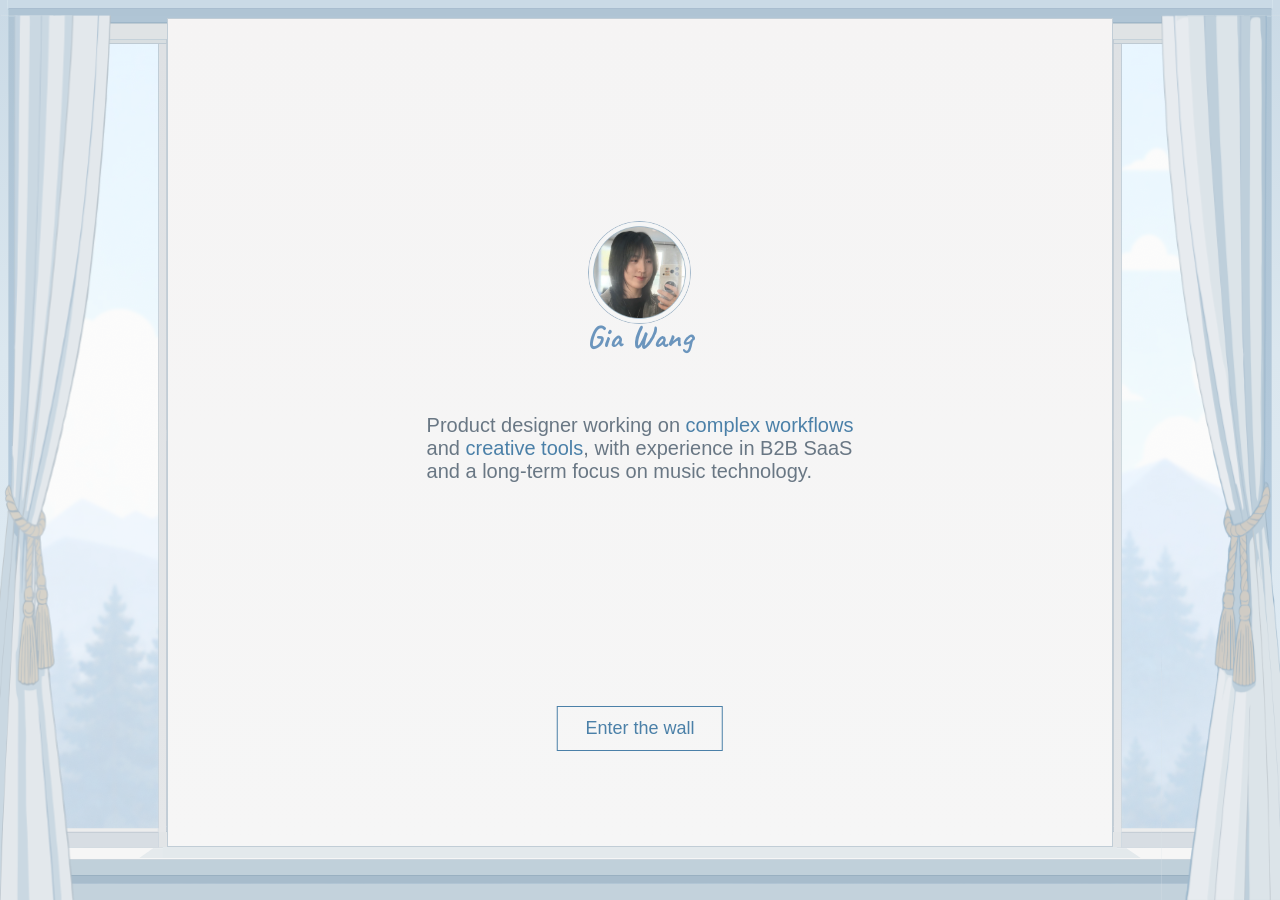
<file: public/index.html>
<!DOCTYPE html>
<html lang="en">
<head>
    <meta charset="UTF-8">
    <meta name="viewport" content="width=device-width, initial-scale=1.0">
    <!-- 移动端跳转：必须放在 viewport meta 之后、任何 <link>/资源加载之前——
         放在 viewport meta 之前的话，部分移动浏览器还没应用
         width=device-width，innerWidth 读到的是默认宽视口（通常
         980px 左右），会把窄屏设备误判成桌面端。放在这里（同步、阻塞
         解析）能在浏览器开始拉取 style.css/content.css/Google Fonts
         之前就跳走，不会有"先看到桌面版窗户闪一下再跳转"的问题。
         用 location.replace 而不是 location.href，是为了不写入 history——
         避免移动端点后退会退回到刚被跳过的桌面版这种怪现象 -->
    <script>
        if (window.innerWidth < 1024) {
            // 保留 query string（尤其是 ?case=xxx）——mobile.html 现在还
            // 读不懂这个参数，没关系，先把它保住，等移动端补上 case study
            // 支持时，分享出去的链接不用重新发一遍
            location.replace('mobile.html' + location.search);
        }
    </script>
    <!-- analytics.js 放在移动端跳转判断之后——窄屏访客这一刻已经在被
         location.replace 带去 mobile.html 的路上，不应该先在 index.html
         这边也初始化一次 gtag、多算一次 page_view，mobile.html 自己的
         <head> 会再加载一次 analytics.js，两边都跑的话同一次访问会被
         计成两次 page_view -->
    <script src="analytics.js"></script>
    <link rel="stylesheet" href="style.css">
    <!-- content.css 是 Work/Play/About 浮层内容（banner、001 编号、项目卡片
         这套排版）的样式，overlay.js 会把 content.html 里对应的 section
         原样搬进浮层——style 得跟着一起加载，不然浮层里全是没样式的裸标签 -->
    <link rel="stylesheet" href="content.css">
    <!-- 字体不再外链 Google Fonts：Montserrat 500 和 Caveat 的 latin 子集已经
         自托管在 assets/fonts/ 下，由 content.css 里的两条 @font-face 引用。
         原来那条 <link rel="stylesheet"> 是渲染阻塞的，而 fonts.googleapis.com
         在中国大陆被屏蔽，大陆访客要等它超时才看得到内容。Monda 一并去掉了，
         全站没有任何 font-family 引用过它。 -->
    <title>Gia Wang - Product Designer</title>
</head>
<body class="intro">

<div id="stage">

    <!-- 背景：铺满不变形 -->
    <div class="bg-layer"></div>

    <!-- 玻璃：叠在背景之上，跟背景用同一套 background-size/position，锁死不会错位 -->
    <div class="glass-layer"></div>

    <!-- 左右两条纯装饰的雾气玻璃：故意放在 bg-layer 之上、window-frame
         之下（叠放顺序见 style.css 的 .fog-edge），这样窗框上的窗帘图案
         永远盖在雾气上面，雾气不会遮住窗帘，也就不用再算"避开窗帘"的
         玻璃缝宽度——尺寸直接按设计稿写死（207×820，顶部46px），不响应式。
         只有环境雾气+生长水珠，没有常驻文字/图标（data-fog="side-left/right"
         对应 fog.js 里的 blank 类型）。 -->
    <div class="fog-frame fog-edge" id="fog-left" data-fog="side-left">
        <div class="fog-glass"><canvas class="fog-canvas"></canvas><canvas class="glow-canvas"></canvas></div>
    </div>
    <div class="fog-frame fog-edge" id="fog-right" data-fog="side-right">
        <div class="fog-glass"><canvas class="fog-canvas"></canvas><canvas class="glow-canvas"></canvas></div>
    </div>

    <!-- 窗框：自由拉伸铺满 -->
    <img class="window-frame" src="assets/images/whole_window_pale.svg" alt="">



    <!-- 46px 顶框 -->
    <div class="top-rail"></div>

    <!-- 818px 内容带：222 / 456 / 316 / 456 / 222 -->
    <div class="band">

        <div class="side left"></div>

        <div class="panel" id="left_panel">
            <div class="project-frame fog-frame" data-fog="work">
                <div class="fog-glass"><canvas class="fog-canvas"></canvas><canvas class="glow-canvas"></canvas></div>
            </div>
            <div class="project-frame fog-frame" data-fog="play">
                <div class="fog-glass"><canvas class="fog-canvas"></canvas><canvas class="glow-canvas"></canvas></div>
            </div>
        </div>

        <!-- 首页本来的中栏内容：像素头像 + 社交图标，一直都在这里，
             展开态时被上面浮动的 .intro-panel 盖住，收起后自然露出 -->
        <div class="panel" id="mid_panel">
            <div class="pixel-avatar" id="pixelAvatar" role="button" tabindex="0" aria-label="About">
                <img src="assets/images/icons/logo.svg" alt="Gia Wang">
            </div>

            <div class="social-links">
                <a class="social-link" id="emailLink" href="mailto:yajiawang@outlook.com" aria-label="Email">
                    <span class="icon-content"><img class="social-icon" src="assets/images/icons/email.svg" alt="Email"></span>
                    <span class="text-content">Email</span>
                </a>
                <a class="social-link" href="https://www.linkedin.com/in/yajia-wang-88b97326a" target="_blank" rel="noopener noreferrer" aria-label="LinkedIn">
                    <span class="icon-content"><img class="social-icon" src="assets/images/icons/LinkedIn.svg" alt="LinkedIn"></span>
                    <span class="text-content">LinkedIn</span>
                </a>
                <a class="social-link" href="https://www.instagram.com/giaovis_/" target="_blank" rel="noopener noreferrer" aria-label="Instagram">
                    <span class="icon-content"><img class="social-icon" src="assets/images/icons/instagram.svg" alt="Instagram"></span>
                    <span class="text-content">Instagram</span>
                </a>
                <a class="social-link" href="https://drive.google.com/file/d/1-Kuze-pozkTk1fZhq8jLPiIY25FQDCHn/view?usp=share_link" target="_blank" rel="noopener noreferrer" aria-label="Resume">
                    <span class="icon-content"><img class="social-icon" src="assets/images/icons/resume.svg" alt="Resume"></span>
                    <span class="text-content">Resume</span>
                </a>
            </div>
        </div>

        <div class="panel" id="right_panel">
            <div class="project-frame fog-frame" data-fog="about">
                <div class="fog-glass"><canvas class="fog-canvas"></canvas><canvas class="glow-canvas"></canvas></div>
            </div>
            <div class="project-frame fog-frame" data-fog="song">
                <div class="fog-glass"><canvas class="fog-canvas"></canvas><canvas class="glow-canvas"></canvas></div>
            </div>
        </div>

        <div class="side right"></div>

    </div>

    <!-- 77px 窗台 -->
    <div class="sill"></div>

    <!-- 覆盖层：盖在首页之上，只在展开态可见。收起 = 这一层自己缩窄、淡出、
         隐藏，不是"变形成中栏"——中栏（mid_panel）本来就在下面，一直没动过 -->
    <div class="intro-panel">
        <div class="intro-body">
            <p class="signature">Gia Wang</p>
            <p class="opening-scene-text">
                Product designer working on <span class="highlight">complex workflows</span><br>
                and <span class="highlight">creative tools</span>, with experience in B2B SaaS<br>
                and a long-term focus on music technology.
            </p>
        </div>

        <!-- Enter the wall 按钮：之前挪到跟 .intro-panel 平级、相对 #stage
             按 (743,721)/1672×941 反推的百分比定位，但实测那组坐标本身
             就不是居中的（大概率是设计稿里手动摆放的近似值，不是精确居中
             意图）。改回 .intro-panel 内部、相对这个白色面板自己水平居中：
             left:50%+translateX(-50%)，垂直暂时保留原来的 76.62% 数值，
             只是现在这个百分比是相对 .intro-panel 自己的高度算，不是
             相对 #stage 了 -->
        <button class="enter-wall-btn" type="button">Enter the wall</button>
    </div>

    <!-- 分享出去的 case study 链接（index.html?case=xxx）落地时，要直接
         呈现"墙已收起"的终态，不能先播一遍开场动画再跳过去——不改
         script.js 的 collapse() 流程，而是在它跑起来之前，直接把终态
         需要的几个状态手动设好，让 collapse() 那套动画序列根本没有机会
         启动。这三行是"墙已收起"终态在代码里唯一不是纯 CSS class 驱动
         的部分：
         - body 去掉 intro：绝大部分视觉差异（.glass-layer、
           .project-frame 的雾气模糊、.wall-shadow 宽度、.avatar 的
           显隐）都是 body.intro 选择器驱动的覆盖规则，默认（无 intro）
           就是收起态该有的样子，去掉这个 class 就自动全部到位，不用
           逐个再写
         - .intro-panel 的 visibility：这是唯一的例外，CSS 里从没给它
           声明过 visibility，一直是靠 script.js 的 onWallWidthDone()
           在收起动画真正播完那一刻才用内联样式切成 hidden——这里手动
           补上，不然墙体只是缩小到 286px 那个中间态，不会真的消失
         - #pixelAvatar 的 aria-expanded：跟 collapse() 里设的值保持
           一致，纯粹是无障碍属性，不影响视觉

         必须放在这里（.intro-panel 已经解析完、但后面还有一大截窗框/
         雾气 canvas/项目卡片没解析完）而不是等 DOMContentLoaded——
         同步阻塞的 <script> 会先于浏览器出下一帧画面执行，跟
         index.html 顶部移动端重定向脚本是同一个"抢在渲染之前"的手法。

         没有 ?case= 参数的正常访问，这段代码完全不执行，不产生任何
         影响 -->
    <script>
        if (new URLSearchParams(location.search).has('case')) {
            document.body.classList.remove('intro');
            document.querySelector('.intro-panel').style.visibility = 'hidden';
            var pixelAvatar = document.getElementById('pixelAvatar');
            if (pixelAvatar) pixelAvatar.setAttribute('aria-expanded', 'false');
        }
    </script>

    <!-- 墙体投在下面的阴影：故意不放在 .intro-panel 里面——那个盒子自己
         overflow:hidden，如果阴影是它的子元素、又要露在盒子底边以外，
         会被直接裁掉看不见。跟 .intro-panel 平级、同样绝对定位，靠同一
         组 --intro-* 变量对齐，宽度动画节奏也跟墙体一致 -->
    <div class="wall-shadow"></div>

    <!-- 头像单独浮着，跟 .intro-panel 是平级——3D 翻硬币效果，
         正面 selfie / 背面像素头像，靠 backface-visibility 自动切换，
         不是 opacity 交叉淡化。位置/尺寸两态不变，只转不移不缩。

         三层结构，缺一层都会导致 backface-visibility 失效：
           .avatar       只管定位/尺寸/透视，overflow 必须 visible
           .avatar-flip  只管 3D 翻转（preserve-3d + rotateY），
                         同样 overflow 必须 visible
           .face         真正裁圆的地方（border-radius + overflow:hidden），
                         裁剪被隔离在最内层，不会跟外层的 preserve-3d 打架 -->
    <div class="avatar" role="button" tabindex="0" aria-label="Enter the wall">
        <div class="avatar-flip">
            <div class="face front">
                <img src="assets/images/icons/selfie.webp" alt="Gia Wang">
            </div>
            <div class="face back">
                <img src="assets/images/icons/logo.svg" alt="">
            </div>
        </div>
    </div>

</div>

<!-- Work/Play/About 内容浮层：不离开 index.html、不跳转 content.html。
     首页(#stage)留在背后不卸载，遮罩+面板浮在上面。面板内容是 overlay.js
     用 fetch 从 content.html 里现取现塞的（同一份数据/排版两边共用，不用
     各写一份）。逻辑见 overlay.js。
     关闭入口：点遮罩、按 Esc、或者内容自带的 Home 按钮（目前只有 Work
     banner 里有——Play/About 还是占位内容，没有自己的 banner/Home，
     这两块暂时只能靠遮罩/Esc 关，等它们也做出 banner 就一并有了 HOME） -->
<div class="content-overlay-scrim" id="overlayScrim"></div>
<div class="content-overlay-panel" id="overlayPanel" role="dialog" aria-modal="true" aria-label="Section content">
    <div class="overlay-body" id="overlayBody"></div>
</div>

<!-- <div id="hud"></div> -->
<script src="copy-email.js"></script>
<script src="script.js"></script>
<script src="fog.js"></script>
<!-- 擦玻璃效果的实时调参面板，纯开发用（按 D 键显示/隐藏，默认不可见）。
     完全独立于正式逻辑，只读写 fog.js 暴露的 window.FOG_CONFIG /
     window.__fogHardResetAll，不加载它不影响 fog.js 任何行为。

     只在本机预览时注入：线上访客不会下载这个文件，也不会有 D 键面板。
     判断条件跟 analytics.js 里跳过 GA 的那条保持一致（localhost /
     127.0.0.1），两边改的时候记得一起改。
     文件本身留在 public/ 里，本机通过 Live Server 访问时才取得到。 -->
<script>
    if (/^(localhost|127\.0\.0\.1)$/.test(location.hostname)) {
        document.write('<script src="debug-panel.js"><\/script>');
    }
</script>
<script src="grid.js"></script>
<!-- content.js 现在暴露 window.initContentScrollSpy，浮层内容注入后
     overlay.js 要用它重新建立 banner crossfade 这套逻辑（克隆 DOM
     不会带上脚本）。页面刚加载时 content.html 那套 banner 还不存在，
     content.js 自己会判断出来、跳过自动初始化，不会有副作用 -->
<script src="content.js"></script>
<!-- about.js 同理暴露 window.initAboutScrollJack，浮层里 About 区块的
     wheel 劫持/拖拽进度条都要在内容注入后手动重新初始化一次 -->
<script src="about.js"></script>
<!-- case-overlay.js：Selected Work 里 case study 的第二层浮层，独立于
     overlay.js 的一套实现，不改 overlay.js 本身。必须放在 overlay.js
     前面注册——两边都在 document 上监听 Escape，谁先注册谁先跑，
     case-overlay.js 自己的处理器要能在第二层开着时用
     stopImmediatePropagation() 拦掉 overlay.js 的 Escape 逻辑，不然
     按一次 Escape 会把两层一起关掉 -->
<script src="case-overlay.js"></script>
<script src="overlay.js"></script>
<script src="contact-dock.js"></script>
<!-- filter-tuner.js 已废弃，被 debug-panel.js 的「窗户滤镜」分组取代，
     文件现在在仓库根的 dev/ 下，不随站点发布。这行只作存档，不要取消注释。 -->

</body>
</html>
</file>
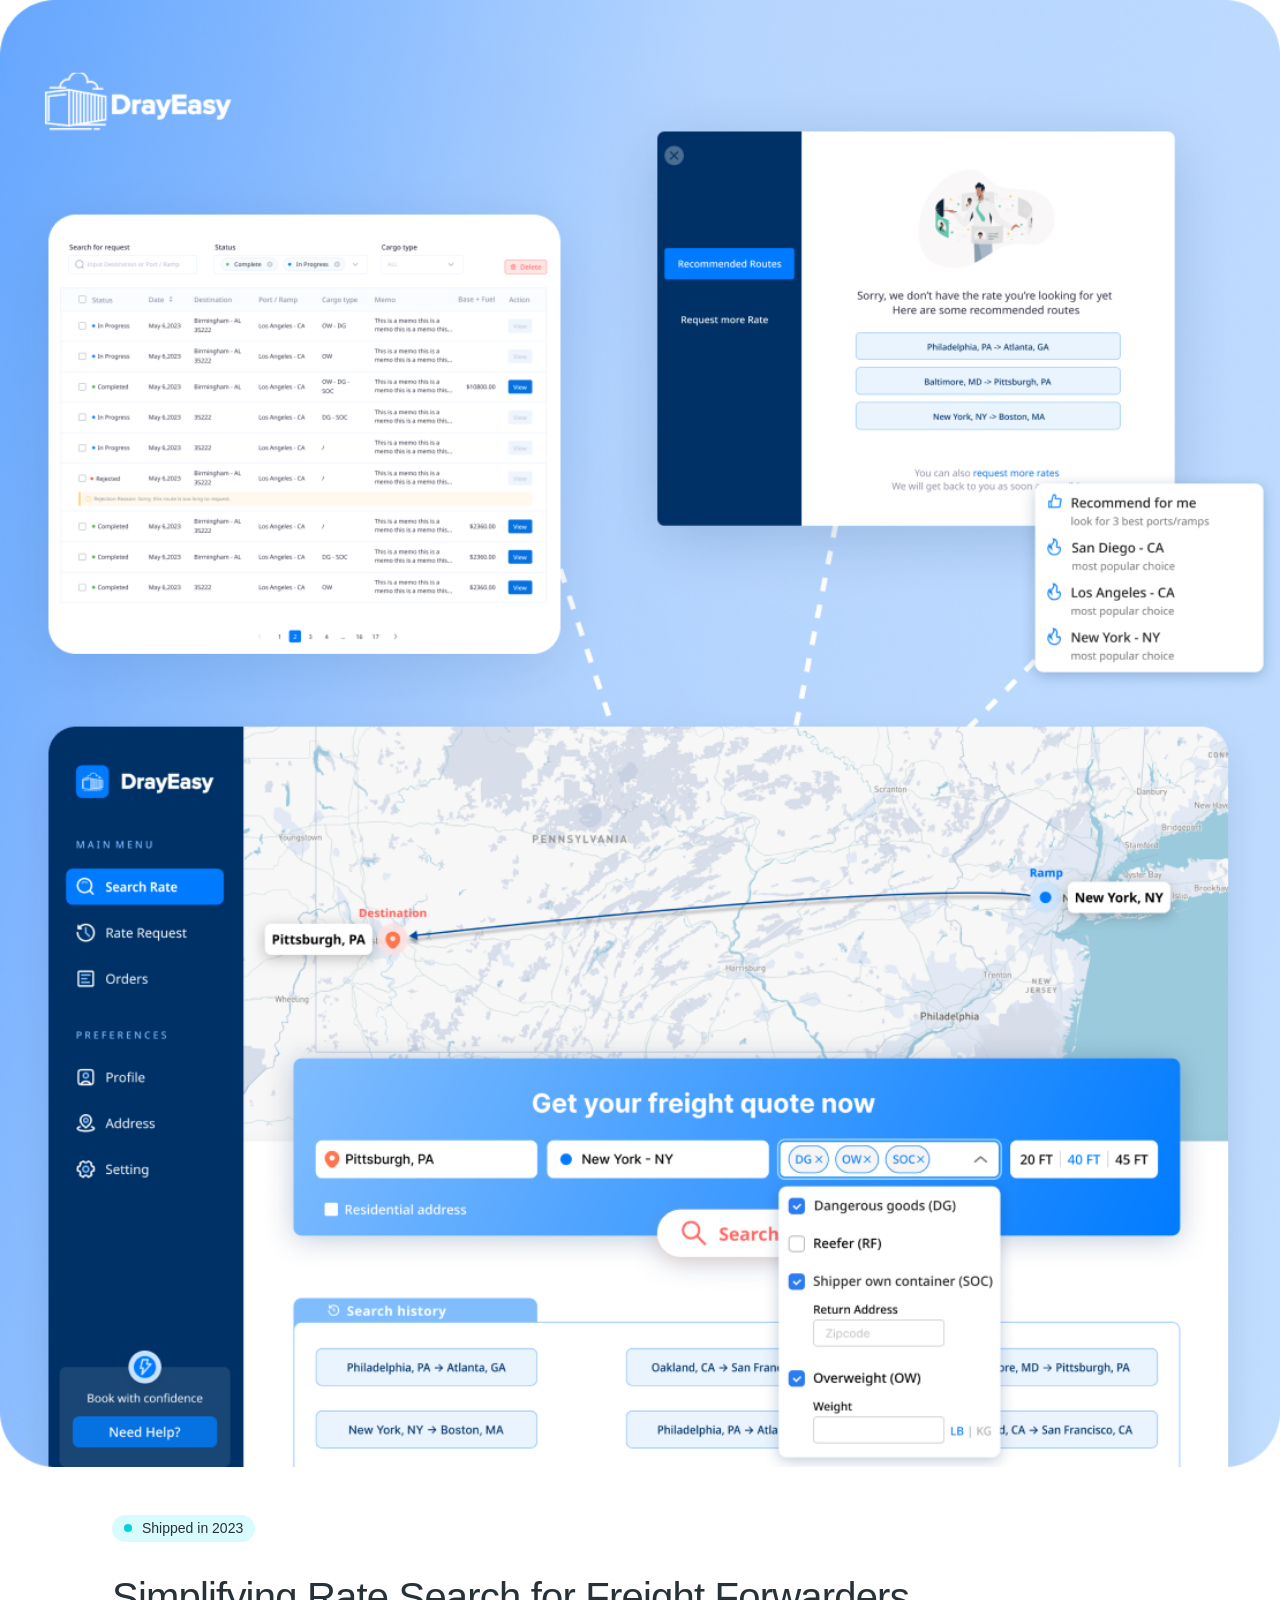
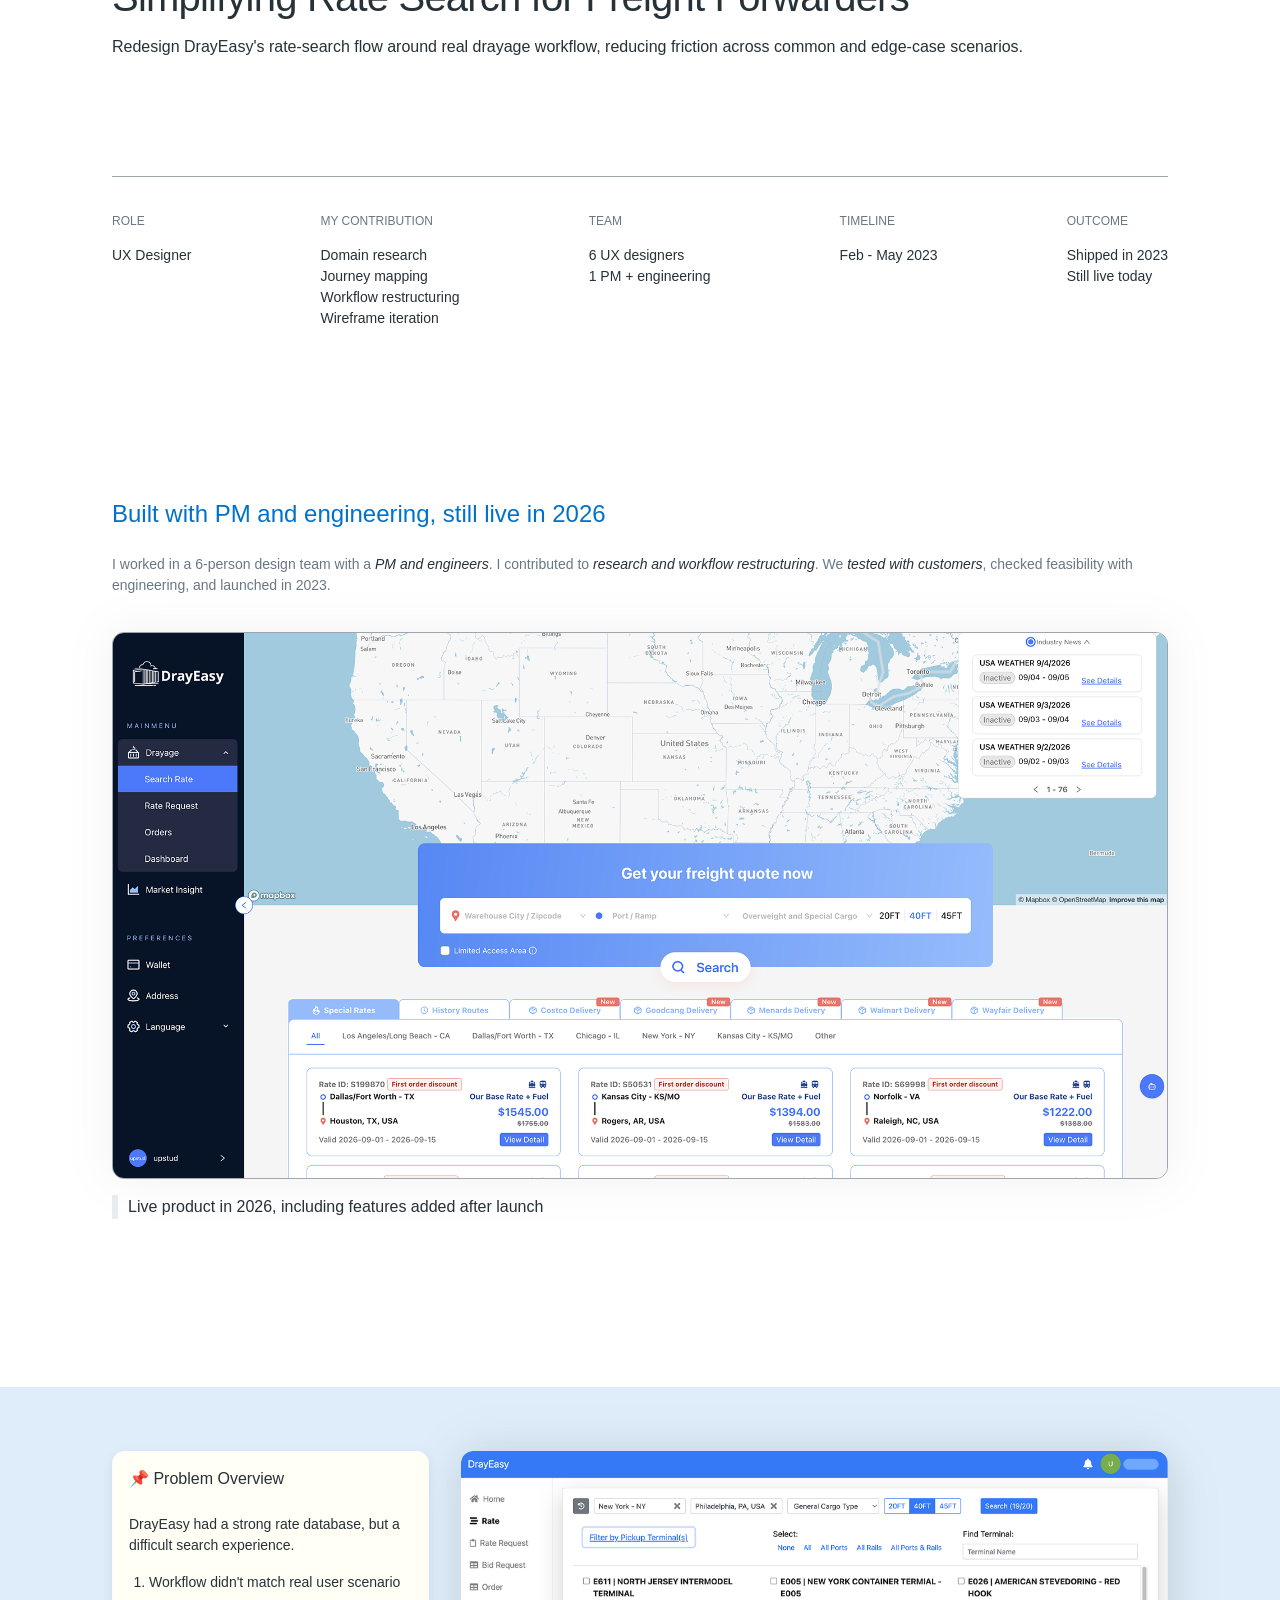
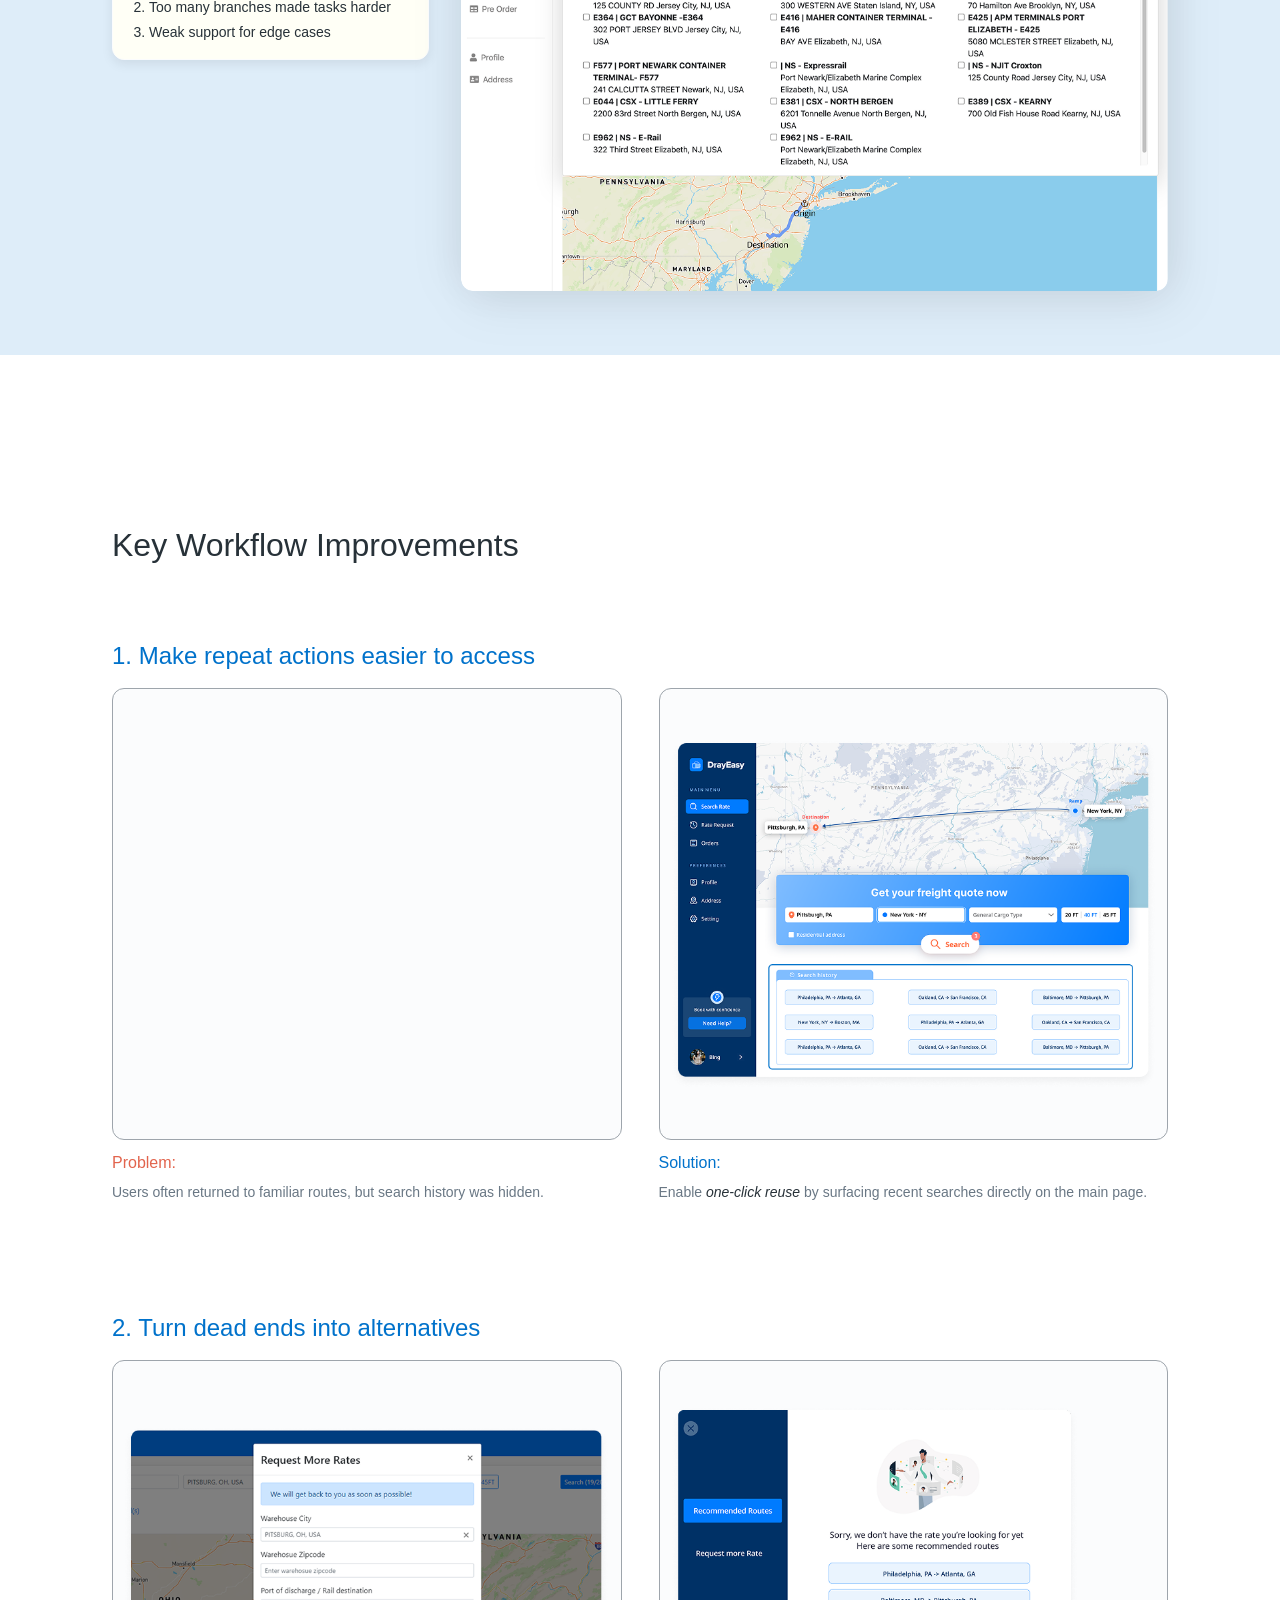
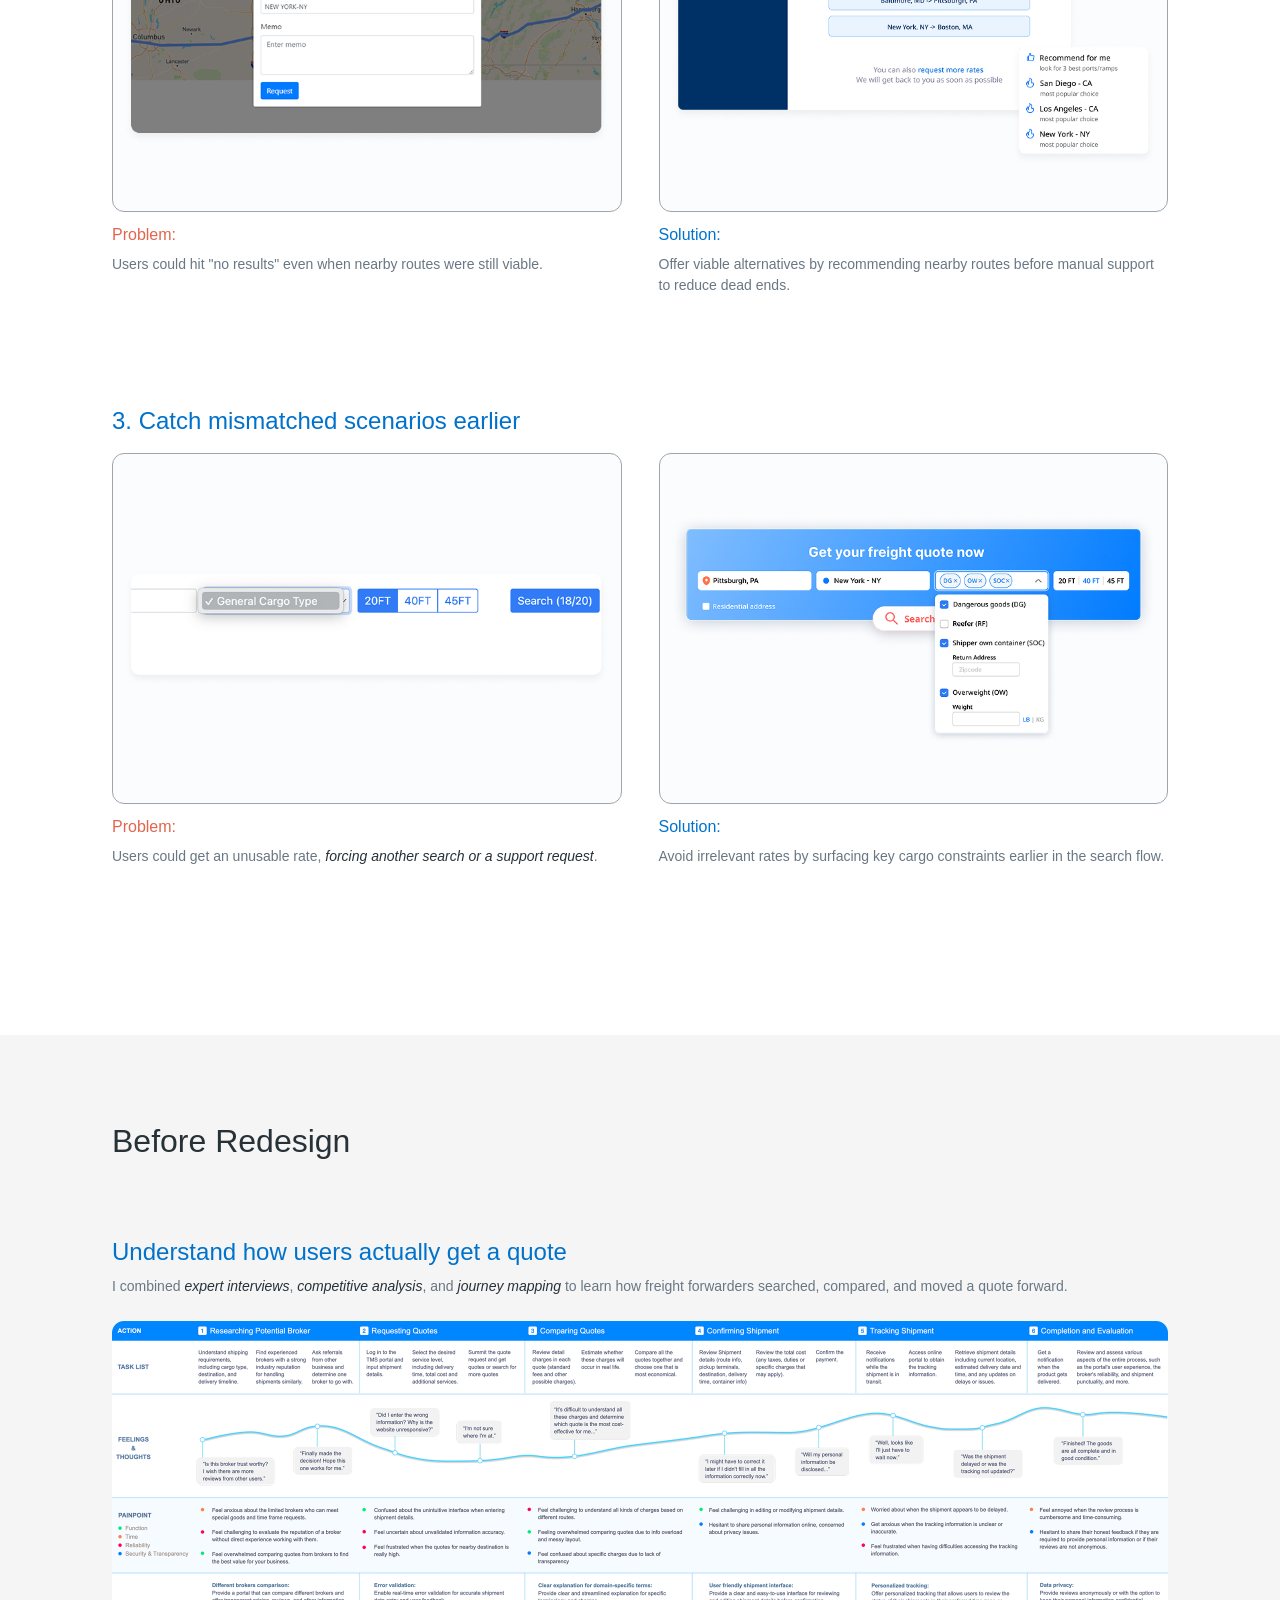
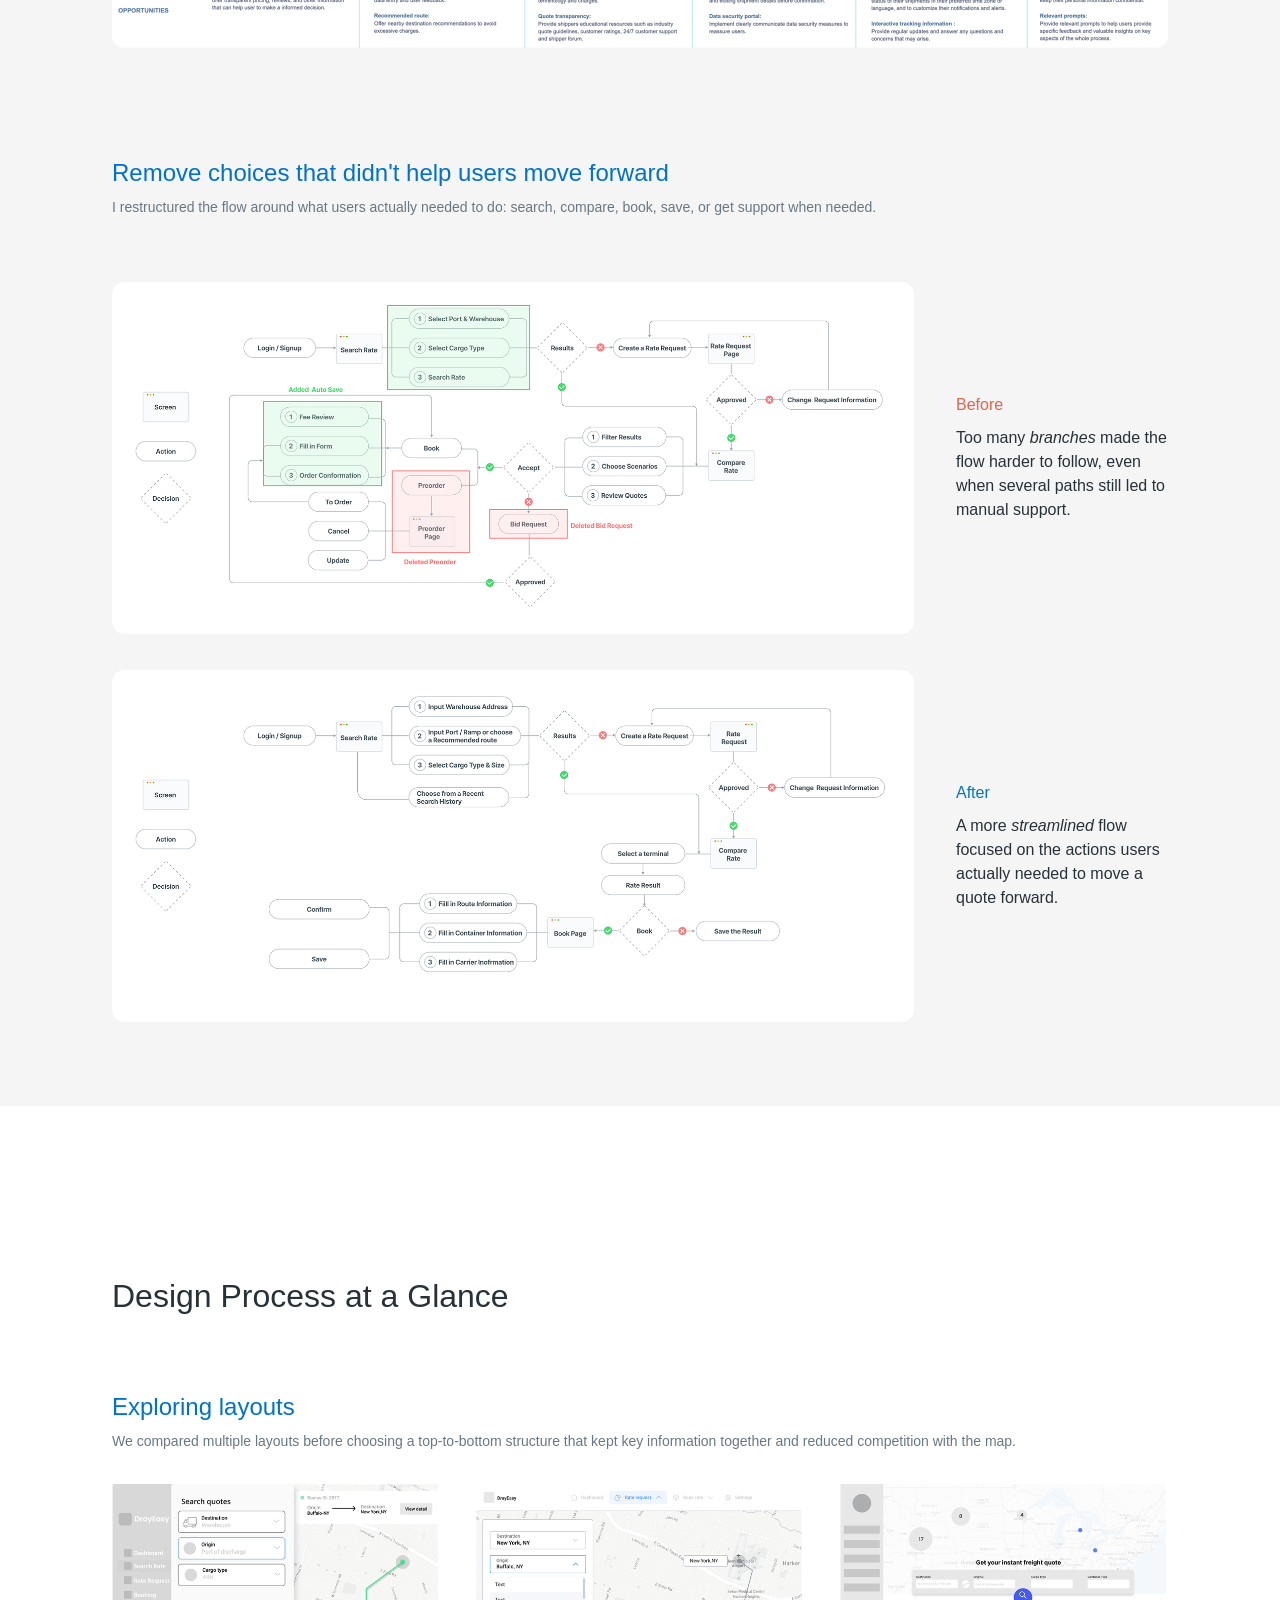
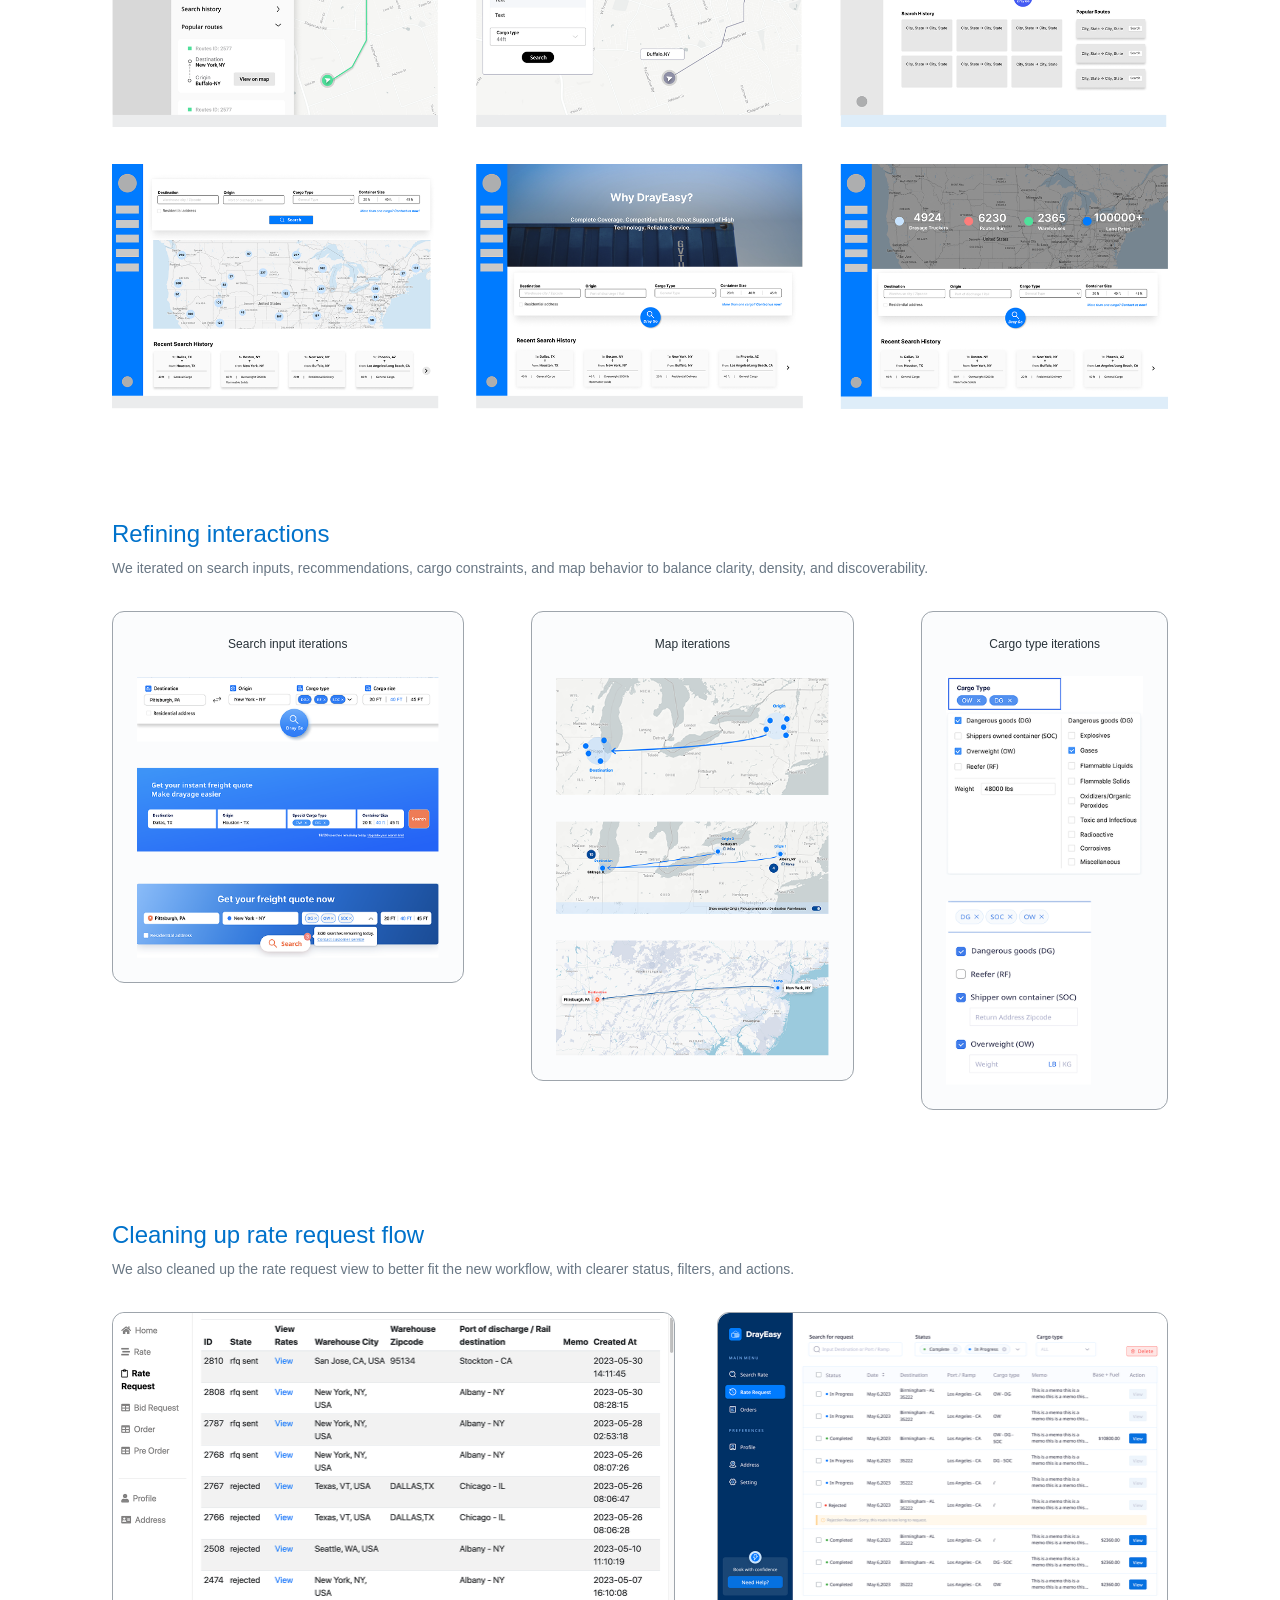
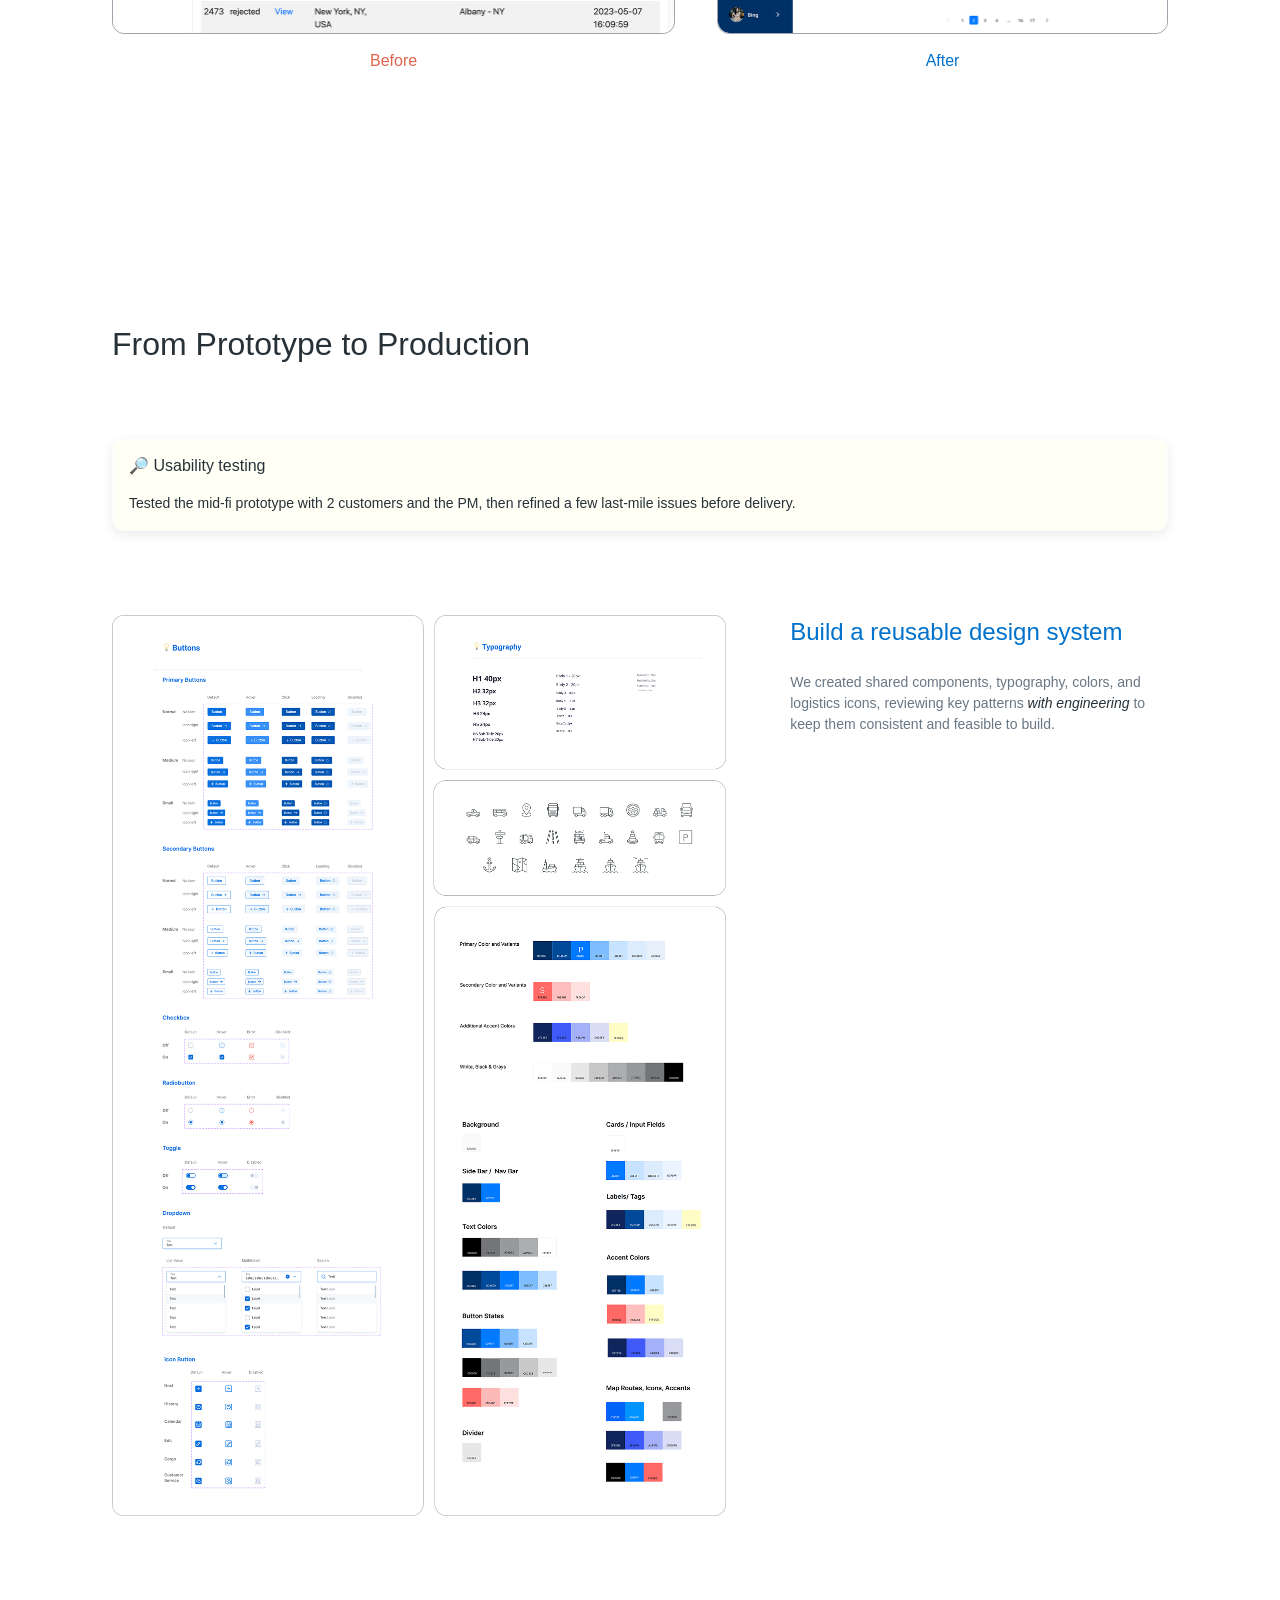
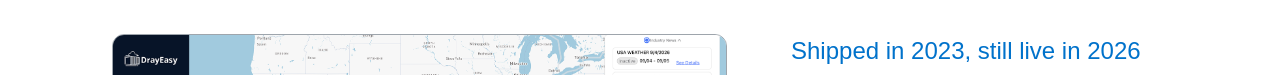
<file: drayeasy.html>
<!DOCTYPE html>
<html lang="en">
<head>
<meta charset="UTF-8">
<meta name="viewport" content="width=device-width, initial-scale=1.0">
<link rel="stylesheet" href="content.css">
<link rel="stylesheet" href="drayeasy.css">
<link rel="preconnect" href="https://fonts.googleapis.com">
<link rel="preconnect" href="https://fonts.gstatic.com" crossorigin>
<link href="https://fonts.googleapis.com/css2?family=Monda:wght@500;600&family=Montserrat:wght@500&family=Caveat:wght@400;500;600;700&display=swap" rel="stylesheet">
<title>Gia Wang - DrayEasy</title>
<!-- 只在这个文件被直接打开这个退化兜底路径下才会执行——被 case-overlay.js
     fetch 进第二层浮层时只取 <main>，这个 <head> 不会跟着生效 -->
<script src="analytics.js"></script>
</head>
<body>

<!-- 现在只作为 case-overlay.js 的 fetch 数据源存在：只 fetch 这个文件
     的文本、解析出 <main>、clone 进第二层浮层，<head>/<body> 本身不会
     被用到。这两个 <link> 只在"直接打开这个文件"的退化兜底路径下才有
     意义（比如 case-overlay.js 没加载成功，按钮走原生 href 跳转到这里）——
     正常路径下样式来自宿主页面已经动态 <link> 好的 content.css/
     drayeasy.css，不依赖这里 -->

<main>

    <picture class="case-hero-picture">
        <source media="(max-width: 1023px)" srcset="assets/images/drayeasy/hero_mobile.png">
        <img class="case-hero-img" src="assets/images/drayeasy/hero.png" alt="DrayEasy">
    </picture>

    <div class="case-content">

        <div class="case-tag">
            <span class="case-tag-dot" aria-hidden="true"></span>
            <span class="case-tag-text">Shipped in 2023</span>
        </div>

        <h2 class="case-title">Simplifying Rate Search for Freight Forwarders</h2>

        <p class="case-subtitle">Redesign DrayEasy's rate-search flow around real drayage workflow, reducing friction across common and edge-case scenarios.</p>

        <div class="case-divider"></div>

        <div class="case-meta">
            <!-- 手机端要把这 5 列重新分组成"ROLE+TEAM 一行 / TIMELINE+
                 OUTCOME 一行 / MY CONTRIBUTION 单独一行"，DOM 顺序因此
                 改成 ROLE,TEAM,TIMELINE,OUTCOME,CONTRIB（用 .case-meta-group
                 包住每一对），桌面端靠 .case-meta-col-* 上的 order 把
                 视觉顺序退回原样（ROLE,CONTRIBUTION,TEAM,TIMELINE,
                 OUTCOME），配合 .case-meta-group 在桌面端是 display:contents
                 （不产生自己的盒子），桌面端效果跟改之前完全一样，只有
                 手机端断点内会真的按分组两两并排 -->
            <div class="case-meta-group">
                <div class="case-meta-col case-meta-col-role">
                    <span class="case-meta-label">ROLE</span>
                    <span class="case-meta-value">UX Designer</span>
                </div>
                <div class="case-meta-col case-meta-col-team">
                    <span class="case-meta-label">TEAM</span>
                    <span class="case-meta-value">6 UX designers<br>1 PM + engineering</span>
                </div>
            </div>
            <div class="case-meta-group">
                <div class="case-meta-col case-meta-col-timeline">
                    <span class="case-meta-label">TIMELINE</span>
                    <span class="case-meta-value">Feb - May 2023</span>
                </div>
                <div class="case-meta-col case-meta-col-outcome">
                    <span class="case-meta-label">OUTCOME</span>
                    <span class="case-meta-value">Shipped in 2023<br>Still live today</span>
                </div>
            </div>
            <div class="case-meta-col case-meta-col-contrib">
                <span class="case-meta-label">MY CONTRIBUTION</span>
                <span class="case-meta-value">Domain research<br>Journey mapping<br>Workflow restructuring<br>Wireframe iteration</span>
            </div>
        </div>

    </div>

    <section class="case-impact">

        <div class="case-impact-text">
            <h3 class="case-impact-title">Built with PM and engineering, still live in 2026</h3>
            <p class="case-impact-body">I worked in a 6-person design team with a <em class="case-em">PM and engineers</em>. I contributed to <em class="case-em">research and workflow restructuring</em>. We <em class="case-em">tested with customers</em>, checked feasibility with engineering, and launched in 2023.</p>
        </div>

        <div class="case-impact-media">
            <img class="case-impact-img" src="assets/images/drayeasy/live in 2026.png" alt="Live product in 2026, including features added after launch">
            <div class="case-impact-caption">
                <span class="case-impact-caption-bar" aria-hidden="true"></span>
                <span class="case-impact-caption-text">Live product in 2026, including features added after launch</span>
            </div>
        </div>

    </section>

    <section class="case-problem-band">
        <div class="case-problem-inner">

            <div class="case-problem-card">
                <h3 class="case-problem-card-title">📌 Problem Overview</h3>
                <div class="case-problem-card-body">
                    <p>DrayEasy had a strong rate database, but a difficult search experience.</p>
                    <ol>
                        <li>Workflow didn't match real user scenario</li>
                        <li>Too many branches made tasks harder</li>
                        <li>Weak support for edge cases</li>
                    </ol>
                </div>
            </div>

            <img class="case-problem-img" src="assets/images/drayeasy/old website.png" alt="DrayEasy's old website">

        </div>
    </section>

    <section class="case-workflow">

        <h3 class="case-workflow-title">Key Workflow Improvements</h3>

        <div class="case-improvements">

            <div class="case-improvement">
                <h4 class="case-improvement-title">1. Make repeat actions easier to access</h4>
                <div class="case-improvement-cols">

                    <div class="case-improvement-col">
                        <div class="case-media-frame">
                            <div class="case-media-crop">
                                <video class="case-media" src="assets/images/drayeasy/search history_before.mp4" autoplay loop muted playsinline></video>
                            </div>
                        </div>
                        <div class="case-improvement-text">
                            <p class="case-improvement-label case-improvement-label-problem">Problem:</p>
                            <p class="case-improvement-body">Users often returned to familiar routes, but search history was hidden.</p>
                        </div>
                    </div>

                    <div class="case-improvement-col">
                        <div class="case-media-frame">
                            <img class="case-media" src="assets/images/drayeasy/search history_after.png" alt="Recent searches surfaced on the main page">
                        </div>
                        <div class="case-improvement-text">
                            <p class="case-improvement-label case-improvement-label-solution">Solution:</p>
                            <p class="case-improvement-body">Enable <em class="case-em">one-click reuse</em> by surfacing recent searches directly on the main page.</p>
                        </div>
                    </div>

                </div>
            </div>

            <div class="case-improvement">
                <h4 class="case-improvement-title">2. Turn dead ends into alternatives</h4>
                <div class="case-improvement-cols case-improvement-cols-top">

                    <div class="case-improvement-col">
                        <div class="case-media-frame">
                            <img class="case-media" src="assets/images/drayeasy/dead end_before.png" alt="No results found for an otherwise viable route">
                        </div>
                        <div class="case-improvement-text">
                            <p class="case-improvement-label case-improvement-label-problem">Problem:</p>
                            <p class="case-improvement-body">Users could hit "no results" even when nearby routes were still viable.</p>
                        </div>
                    </div>

                    <div class="case-improvement-col">
                        <div class="case-media-frame">
                            <img class="case-media" src="assets/images/drayeasy/recommended routes.png" alt="Recommended nearby routes offered as alternatives">
                        </div>
                        <div class="case-improvement-text">
                            <p class="case-improvement-label case-improvement-label-solution">Solution:</p>
                            <p class="case-improvement-body">Offer viable alternatives by recommending nearby routes before manual support to reduce dead ends.</p>
                        </div>
                    </div>

                </div>
            </div>

            <div class="case-improvement">
                <h4 class="case-improvement-title">3. Catch mismatched scenarios earlier</h4>
                <div class="case-improvement-cols case-improvement-cols-top">

                    <div class="case-improvement-col">
                        <div class="case-media-frame case-media-frame-short">
                            <img class="case-media" src="assets/images/drayeasy/cargo type_before.png" alt="Unusable rate result from a mismatched cargo type">
                        </div>
                        <div class="case-improvement-text">
                            <p class="case-improvement-label case-improvement-label-problem">Problem:</p>
                            <p class="case-improvement-body">Users could get an unusable rate, <em class="case-em">forcing another search or a support request</em>.</p>
                        </div>
                    </div>

                    <div class="case-improvement-col">
                        <div class="case-media-frame case-media-frame-short">
                            <img class="case-media" src="assets/images/drayeasy/cargo type_after.png" alt="Cargo constraints surfaced earlier in the search flow">
                        </div>
                        <div class="case-improvement-text">
                            <p class="case-improvement-label case-improvement-label-solution">Solution:</p>
                            <p class="case-improvement-body">Avoid irrelevant rates by surfacing key cargo constraints earlier in the search flow.</p>
                        </div>
                    </div>

                </div>
            </div>

        </div>

    </section>

    <section class="case-before-band">
        <div class="case-before-inner">

            <h3 class="case-before-title">Before Redesign</h3>

            <div class="case-before-list">

                <div class="case-before-part case-before-part-1">
                    <div class="case-before-heading">
                        <h4 class="case-before-subtitle">Understand how users actually get a quote</h4>
                        <p class="case-before-desc">I combined <em class="case-em">expert interviews</em>, <em class="case-em">competitive analysis</em>, and <em class="case-em">journey mapping</em> to learn how freight forwarders searched, compared, and moved a quote forward.</p>
                    </div>
                    <img class="case-before-journey-img" src="assets/images/drayeasy/journey map.png" alt="Journey map of how freight forwarders get a quote" data-lightbox>
                </div>

                <div class="case-before-part case-before-part-2">
                    <div class="case-before-heading">
                        <h4 class="case-before-subtitle">Remove choices that didn't help users move forward</h4>
                        <p class="case-before-desc">I restructured the flow around what users actually needed to do: search, compare, book, save, or get support when needed.</p>
                    </div>

                    <div class="case-before-flow-group">

                        <div class="case-before-flow-row">
                            <img class="case-before-flow-img" src="assets/images/drayeasy/user flow_before.png" alt="User flow before redesign">
                            <div class="case-before-flow-text">
                                <p class="case-before-flow-label case-before-flow-label-before">Before</p>
                                <p class="case-before-flow-body">Too many <em class="case-em">branches</em> made the flow harder to follow, even when several paths still led to manual support.</p>
                            </div>
                        </div>

                        <div class="case-before-flow-row">
                            <img class="case-before-flow-img" src="assets/images/drayeasy/user flow_after.png" alt="User flow after redesign">
                            <div class="case-before-flow-text">
                                <p class="case-before-flow-label case-before-flow-label-after">After</p>
                                <p class="case-before-flow-body">A more <em class="case-em">streamlined</em> flow focused on the actions users actually needed to move a quote forward.</p>
                            </div>
                        </div>

                    </div>
                </div>

            </div>

        </div>
    </section>

    <section class="case-process">

        <h3 class="case-process-title">Design Process at a Glance</h3>

        <div class="case-process-list">

            <div class="case-process-section case-process-section-1">
                <div class="case-process-heading">
                    <h4 class="case-process-subtitle">Exploring layouts</h4>
                    <p class="case-process-desc">We compared multiple layouts before choosing a top-to-bottom structure that kept key information together and reduced competition with the map.</p>
                </div>
                <img class="case-process-layouts-img" src="assets/images/drayeasy/layouts.png" alt="Layout exploration options" data-lightbox>
            </div>

            <div class="case-process-section case-process-section-2">
                <div class="case-process-heading">
                    <h4 class="case-process-subtitle">Refining interactions</h4>
                    <p class="case-process-desc">We iterated on search inputs, recommendations, cargo constraints, and map behavior to balance clarity, density, and discoverability.</p>
                </div>

                <div class="case-process-cards">
                    <div class="case-process-card case-process-card-1">
                        <p class="case-process-card-title">Search input iterations</p>
                        <img class="case-process-card-img" src="assets/images/drayeasy/search inputs_iterations.png" alt="Search input iterations" data-lightbox>
                    </div>
                    <div class="case-process-card case-process-card-2">
                        <p class="case-process-card-title">Map iterations</p>
                        <img class="case-process-card-img" src="assets/images/drayeasy/map_iterations.png" alt="Map iterations" data-lightbox>
                    </div>
                    <div class="case-process-card case-process-card-3">
                        <p class="case-process-card-title">Cargo type iterations</p>
                        <img class="case-process-card-img" src="assets/images/drayeasy/cargo type_iterations.png" alt="Cargo type iterations" data-lightbox>
                    </div>
                </div>
            </div>

            <div class="case-process-section case-process-section-3">
                <div class="case-process-heading">
                    <h4 class="case-process-subtitle">Cleaning up rate request flow</h4>
                    <p class="case-process-desc">We also cleaned up the rate request view to better fit the new workflow, with clearer status, filters, and actions.</p>
                </div>

                <div class="case-process-rate-group">
                    <div class="case-process-rate-col case-process-rate-col-1">
                        <img class="case-process-rate-img" src="assets/images/drayeasy/rate request_before.png" alt="Rate request view before">
                        <p class="case-process-rate-label case-process-rate-label-before">Before</p>
                    </div>
                    <div class="case-process-rate-col case-process-rate-col-2">
                        <img class="case-process-rate-img" src="assets/images/drayeasy/rate request_after.png" alt="Rate request view after">
                        <p class="case-process-rate-label case-process-rate-label-after">After</p>
                    </div>
                </div>
            </div>

        </div>

    </section>

    <section class="case-production">

        <h3 class="case-production-title">From Prototype to Production</h3>

        <div class="case-production-content">

            <div class="case-production-card">
                <h4 class="case-production-card-title">🔎 Usability testing</h4>
                <p class="case-production-card-body">Tested the mid-fi prototype with 2 customers and the PM, then refined a few last-mile issues before delivery.</p>
            </div>

            <div class="case-production-groups">

                <div class="case-production-group">
                    <img class="case-production-img" src="assets/images/drayeasy/design system.png" alt="Reusable design system components">
                    <div class="case-production-text">
                        <h4 class="case-production-subtitle">Build a reusable design system</h4>
                        <p class="case-production-desc">We created shared components, typography, colors, and logistics icons, reviewing key patterns <em class="case-em">with engineering</em> to keep them consistent and feasible to build.</p>
                    </div>
                </div>

                <div class="case-production-group">
                    <img class="case-production-img case-production-img-bordered" src="assets/images/drayeasy/live in 2026.png" alt="Product still live in 2026">
                    <div class="case-production-text">
                        <h4 class="case-production-subtitle">Shipped in 2023, still live in 2026</h4>
                        <p class="case-production-desc">The redesign launched in 2023 and is still live today. Since then, the product has added new rate categories, expanded search options, and more features <em class="case-em">while keeping the core search structure</em>.</p>
                    </div>
                </div>

            </div>

        </div>

    </section>

    <section class="case-closing">

        <h3 class="case-closing-title">What This Project Changed for Me</h3>

        <p class="case-closing-body">Complex workflows shouldn't feel complex just because the system behind them is. My job is to understand the complexity first, then simplify what users actually need to see and do.</p>

    </section>

</main>

</body>
</html>
</file>
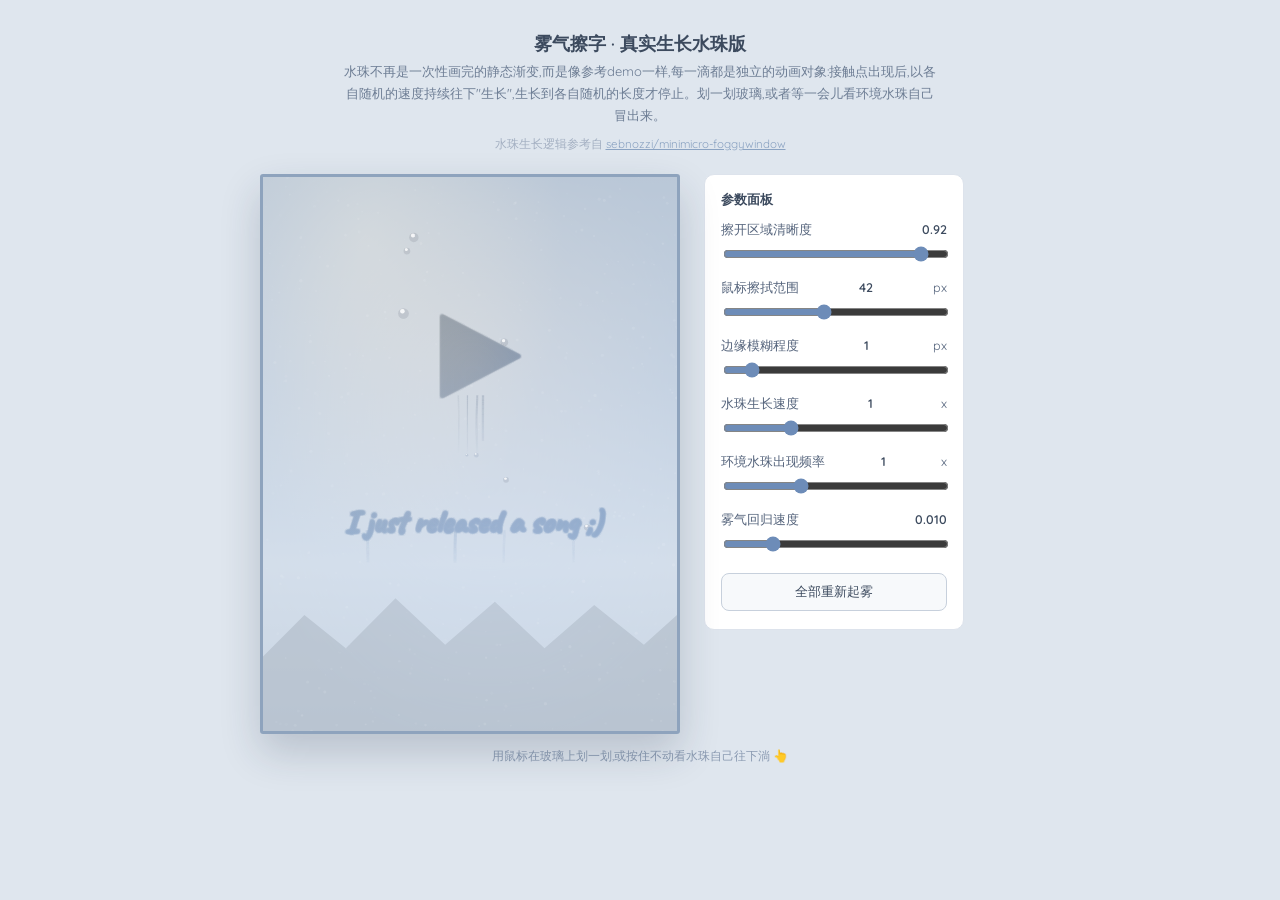
<file: fog_wipe_growing_drops.html>
<!DOCTYPE html>
<html lang="zh">
<head>
<meta charset="UTF-8">
<title>雾气擦字 · 真实生长水珠版</title>
<link rel="preconnect" href="https://fonts.googleapis.com">
<link rel="preconnect" href="https://fonts.gstatic.com" crossorigin>
<link href="https://fonts.googleapis.com/css2?family=Caveat:wght@600;700&family=Quicksand:wght@500;600&display=swap" rel="stylesheet">
<style>
  :root{ --ink:#7c8ba3; }
  *{box-sizing:border-box;}
  body{
    margin:0; min-height:100vh; background:#dfe6ee;
    font-family:'Quicksand','Trebuchet MS','Hiragino Sans GB',-apple-system,sans-serif;
    color:var(--ink); display:flex; flex-direction:column; align-items:center;
    padding:32px 20px 60px;
  }
  h1{font-size:18px;font-weight:600;margin:0 0 4px;color:#3c4a5e;}
  p.sub{color:#6d7d94;font-size:13px;margin:0 0 10px;text-align:center;max-width:600px;line-height:1.7;}
  p.credit{color:#a4b0c2;font-size:11.5px;margin:0 0 22px;text-align:center;}
  p.credit a{color:#8ba3c2;}

  .layout{ display:flex; gap:24px; align-items:flex-start; width:min(760px, 96vw); }

  .pane-wrap{
    position:relative; width: 420px; aspect-ratio: 3/4;
    border: 3px solid #8ea3bd; border-radius:3px; overflow:hidden;
    box-shadow:0 18px 40px rgba(30,45,70,0.2);
  }
  .shared-bg{
    position:absolute; inset:0;
    background:
      radial-gradient(ellipse at 25% 12%, rgba(255,235,190,0.35), transparent 45%),
      linear-gradient(180deg, #4f6f96 0%, #6f8fb8 38%, #9cb3cf 70%, #7d97b8 100%);
  }
  .shared-bg .mountains{
    position:absolute; left:0; right:0; bottom:0; height:30%;
    background:#2e4562; opacity:.6;
    clip-path: polygon(0% 100%, 0% 55%, 10% 30%, 20% 50%, 32% 20%, 44% 48%, 56% 22%, 68% 50%, 80% 24%, 92% 48%, 100% 30%, 100% 100%);
  }
  .glow{
    position:absolute; inset:0; pointer-events:none; z-index:1;
    filter: blur(18px); opacity:.6;
    background:
      radial-gradient(circle at 50% 32%, rgba(255,205,150,0.4), transparent 55%),
      radial-gradient(circle at 55% 62%, rgba(150,190,255,0.35), transparent 55%);
  }
  canvas{ position:absolute; inset:0; width:100%; height:100%; cursor:crosshair; touch-action:none; z-index:2; }

  .panel{
    flex: 0 0 260px; background:#fff; border:1px solid #dde3ec; border-radius:10px;
    padding:16px 16px 18px; font-size:12.5px;
  }
  .panel h2{font-size:13px;margin:0 0 12px;color:#3c4a5e;font-weight:600;}
  .ctrl{margin-bottom:14px;}
  .ctrl label{display:flex;justify-content:space-between;margin-bottom:5px;color:#55647c;}
  .ctrl label span.val{color:#3c4a5e;font-weight:600;}
  .ctrl input[type=range]{width:100%;accent-color:#6d8cb8;}
  .panel button{
    width:100%; font-family:inherit; font-size:13px; padding:9px 0; margin-top:4px;
    border-radius:8px; border:1px solid #c7d0dc; background:#f7f9fb; color:#3c4a5e; cursor:pointer;
  }
  .panel button:hover{background:#eef2f6;}
  .hint{margin-top:14px;font-size:12px;color:#8b9bb2;text-align:center;}
</style>
</head>
<body>

<h1>雾气擦字 · 真实生长水珠版</h1>
<p class="sub">水珠不再是一次性画完的静态渐变,而是像参考demo一样,每一滴都是独立的动画对象:接触点出现后,以各自随机的速度持续往下"生长",生长到各自随机的长度才停止。划一划玻璃,或者等一会儿看环境水珠自己冒出来。</p>
<p class="credit">水珠生长逻辑参考自 <a href="https://github.com/sebnozzi/minimicro-foggywindow" target="_blank">sebnozzi/minimicro-foggywindow</a></p>

<div class="layout">
  <div class="pane-wrap">
    <div class="shared-bg"><div class="mountains"></div></div>
    <div class="glow"></div>
    <canvas id="fog"></canvas>
  </div>

  <div class="panel">
    <h2>参数面板</h2>
    <div class="ctrl">
      <label>擦开区域清晰度 <span class="val" id="v-holeAlpha">0.92</span></label>
      <input type="range" id="holeAlpha" min="0.15" max="1" step="0.01" value="0.92">
    </div>
    <div class="ctrl">
      <label>鼠标擦拭范围 <span class="val" id="v-wipeR">42</span>px</label>
      <input type="range" id="wipeR" min="12" max="80" step="1" value="42">
    </div>
    <div class="ctrl">
      <label>边缘模糊程度 <span class="val" id="v-edgeBlur">1</span>px</label>
      <input type="range" id="edgeBlur" min="0" max="10" step="0.5" value="1">
    </div>
    <div class="ctrl">
      <label>水珠生长速度 <span class="val" id="v-dropSpeed">1</span>x</label>
      <input type="range" id="dropSpeed" min="0.2" max="3" step="0.1" value="1">
    </div>
    <div class="ctrl">
      <label>环境水珠出现频率 <span class="val" id="v-ambientRate">1</span>x</label>
      <input type="range" id="ambientRate" min="0" max="3" step="0.1" value="1">
    </div>
    <div class="ctrl">
      <label>雾气回归速度 <span class="val" id="v-refogAlpha">0.010</span></label>
      <input type="range" id="refogAlpha" min="0" max="0.05" step="0.001" value="0.010">
    </div>
    <button onclick="hardReset()">全部重新起雾</button>
  </div>
</div>

<p class="hint">用鼠标在玻璃上划一划,或按住不动看水珠自己往下淌 👆</p>

<script>
const PARAMS = {
  holeAlpha: 0.92,
  wipeR: 42,
  edgeBlur: 1,
  dropSpeed: 1,
  ambientRate: 1,
  refogAlpha: 0.010,
};
['holeAlpha','wipeR','edgeBlur','dropSpeed','ambientRate','refogAlpha'].forEach(id => {
  const el = document.getElementById(id);
  const label = document.getElementById('v-' + id);
  el.addEventListener('input', () => {
    const v = parseFloat(el.value);
    PARAMS[id] = v;
    label.textContent = (id === 'refogAlpha') ? v.toFixed(3) : v;
  });
});

const canvas = document.getElementById('fog');
const wrap = canvas.parentElement;
const ctx = canvas.getContext('2d');

// ---- the growing-drop system, same idea as the reference demo ----
// each drop knows only: where it starts, how wide, how long it will
// eventually get, and how fast it grows. every frame we erase just the
// NEW segment since last frame — cheap, and it reads as water actively
// crawling down the glass rather than a pre-baked streak.
let drops = [];

function spawnDrop(x, y, opts = {}) {
  drops.push({
    x: x + (Math.random() - 0.5) * (opts.xJitter ?? 2),
    y0: y,
    width: opts.width ?? (1 + Math.random() * 2.2),
    targetLen: opts.len ?? (24 + Math.random() * 90),
    speed: (opts.speed ?? (14 + Math.random() * 55)) * PARAMS.dropSpeed, // px/sec
    grown: 0,
    strength: opts.strength ?? (0.35 + Math.random() * 0.35),
    wobble: (Math.random() - 0.5) * 0.6,
    done: false,
  });
}

function spawnCluster(x, y, count, opts = {}) {
  const n = count[0] + Math.floor(Math.random() * (count[1] - count[0] + 1));
  for (let i = 0; i < n; i++) spawnDrop(x, y, opts);
}

let lastFrame = performance.now();
function stepDrops(dt) {
  ctx.globalCompositeOperation = 'destination-out';
  ctx.filter = `blur(${PARAMS.edgeBlur * 0.4}px)`;
  for (const d of drops) {
    if (d.done) continue;
    const before = d.grown;
    d.grown = Math.min(d.targetLen, d.grown + d.speed * dt);
    const segStart = d.y0 + before;
    const segEnd = d.y0 + d.grown;
    if (segEnd > segStart) {
      const grad = ctx.createLinearGradient(d.x, d.y0, d.x, d.y0 + d.targetLen);
      grad.addColorStop(0, `rgba(0,0,0,${d.strength})`);
      grad.addColorStop(1, 'rgba(0,0,0,0)');
      ctx.fillStyle = grad;
      const wob = d.x + Math.sin(d.grown * 0.05) * d.wobble * 3;
      ctx.fillRect(wob, segStart, d.width, segEnd - segStart);
    }
    if (d.grown >= d.targetLen) {
      d.done = true;
      // tip bead — layered for a glassy, lit look: soft dark under-shadow
      // first (depth), then a small bright specular dot offset toward
      // the light (the shiny highlight seen in real water beads)
      ctx.beginPath();
      ctx.arc(d.x, d.y0 + d.targetLen, d.width * 1.15, 0, Math.PI * 2);
      ctx.fillStyle = `rgba(0,0,0,${d.strength * 0.5})`;
      ctx.fill();
    }
  }
  ctx.filter = 'none';
  ctx.globalCompositeOperation = 'source-over';
  // specular highlights on freshly-finished drops — drawn with
  // source-over so they sit as a bright glint on top of the now-clear
  // glass, not as another erase
  for (const d of drops) {
    if (d.done && !d.beaded) {
      d.beaded = true;
      const bx = d.x - d.width * 0.3;
      const by = d.y0 + d.targetLen - d.width * 0.6;
      ctx.beginPath();
      ctx.arc(bx, by, d.width * 0.45, 0, Math.PI * 2);
      ctx.fillStyle = 'rgba(255,255,255,0.75)';
      ctx.fill();
    }
  }
  drops = drops.filter(d => !d.done || Math.random() > 0.02); // let finished drops linger, occasionally cull
}

// ---- permanent hole: play triangle + caption, redrawn every refog tick ----
function drawPermanentHoles(w, h) {
  ctx.globalCompositeOperation = 'destination-out';
  ctx.filter = `blur(${PARAMS.edgeBlur}px)`;
  ctx.fillStyle = `rgba(0,0,0,${PARAMS.holeAlpha})`;

  const cx = w / 2, cy = h * 0.32;
  const size = Math.min(w, h) * 0.15;
  ctx.beginPath();
  ctx.moveTo(cx - size * 0.5, cy - size * 0.65);
  ctx.lineTo(cx - size * 0.5, cy + size * 0.65);
  ctx.lineTo(cx + size * 0.75, cy);
  ctx.closePath();
  ctx.fill();

  const fontSize = Math.min(w, h) * 0.075;
  ctx.font = `700 ${fontSize}px "Caveat", cursive`;
  ctx.textAlign = 'center';
  ctx.textBaseline = 'middle';
  const capY = h * 0.62;
  const caption = 'I just released a song ;)';
  ctx.fillText(caption, w / 2, capY);
  ctx.filter = 'none';
  ctx.globalCompositeOperation = 'source-over';

  return { cx, cy, size, capY, capWidth: ctx.measureText(caption).width };
}

function drawFogBase(w, h) {
  ctx.globalCompositeOperation = 'source-over';
  ctx.fillStyle = 'rgba(238,242,247,0.62)';
  ctx.fillRect(0, 0, w, h);
  for (let i = 0; i < 900; i++) {
    const x = Math.random() * w, y = Math.random() * h;
    const r = Math.random() * 1.4 + 0.3;
    ctx.fillStyle = `rgba(255,255,255,${Math.random() * 0.10})`;
    ctx.beginPath(); ctx.arc(x, y, r, 0, Math.PI * 2); ctx.fill();
  }
}

// small standalone shiny beads resting on the fog itself (not erasing
// anything) — like the two solitary droplets floating in the reference
// photo, plus little glints scattered right along the clear text so the
// wiped strokes themselves catch light, the way an etched/wet line does
function drawGlint(x, y, r) {
  ctx.save();
  // faint shadow/depth ring first
  ctx.beginPath();
  ctx.arc(x, y + r * 0.3, r * 1.3, 0, Math.PI * 2);
  ctx.fillStyle = 'rgba(20,30,48,0.10)';
  ctx.fill();
  // bright specular core
  ctx.beginPath();
  ctx.arc(x - r * 0.25, y - r * 0.25, r * 0.55, 0, Math.PI * 2);
  ctx.fillStyle = 'rgba(255,255,255,0.85)';
  ctx.fill();
  ctx.restore();
}

function scatterAmbientGlints(w, h, count) {
  ctx.globalCompositeOperation = 'source-over';
  for (let i = 0; i < count; i++) {
    drawGlint(Math.random() * w, Math.random() * h * 0.55, 2 + Math.random() * 2.5);
  }
}

function scatterShapeGlints(shapeInfo, w, h, count) {
  if (!shapeInfo) return;
  ctx.globalCompositeOperation = 'source-over';
  const { cx, cy, size, capY, capWidth } = shapeInfo;
  for (let i = 0; i < count; i++) {
    // half along the play triangle edge, half along the caption baseline
    if (Math.random() < 0.4) {
      drawGlint(cx + (Math.random() - 0.3) * size * 0.8, cy + (Math.random() - 0.5) * size, 1.4 + Math.random() * 1.6);
    } else {
      drawGlint(w / 2 - capWidth / 2 + Math.random() * capWidth, capY + (Math.random() - 0.3) * 8, 1.2 + Math.random() * 1.4);
    }
  }
}

function hardReset() {
  drops = [];
  const w = canvas.width / devicePixelRatio;
  const h = canvas.height / devicePixelRatio;
  ctx.clearRect(0, 0, w, h);
  drawFogBase(w, h);
  shapeInfo = drawPermanentHoles(w, h);
  // seed a first batch of drops off the shapes, like the reference demo
  // sampling points along the hand outline
  seedShapeDrops();
  scatterShapeGlints(shapeInfo, w, h, 5);
  scatterAmbientGlints(w, h, 3);
}

let shapeInfo = null;
function seedShapeDrops() {
  if (!shapeInfo) return;
  const { cx, cy, size, capY, capWidth } = shapeInfo;
  spawnCluster(cx, cy + size * 0.62, [2, 4], { xJitter: size * 0.9, len: 20 + Math.random() * 60 });
  spawnCluster(canvas.width / devicePixelRatio / 2, capY + 6, [4, 8], { xJitter: capWidth * 0.9, len: 14 + Math.random() * 40, speed: 10 + Math.random() * 30 });
}

function resize() {
  const rect = wrap.getBoundingClientRect();
  canvas.width = rect.width * devicePixelRatio;
  canvas.height = rect.height * devicePixelRatio;
  canvas.style.width = rect.width + 'px';
  canvas.style.height = rect.height + 'px';
  ctx.setTransform(devicePixelRatio, 0, 0, devicePixelRatio, 0, 0);
  hardReset();
}

function wipeAt(x, y) {
  ctx.globalCompositeOperation = 'destination-out';
  ctx.filter = `blur(${PARAMS.edgeBlur}px)`;
  const R = PARAMS.wipeR;
  const grad = ctx.createRadialGradient(x, y, 0, x, y, R);
  grad.addColorStop(0, `rgba(0,0,0,${PARAMS.holeAlpha})`);
  grad.addColorStop(1, 'rgba(0,0,0,0)');
  ctx.fillStyle = grad;
  ctx.beginPath(); ctx.arc(x, y, R, 0, Math.PI * 2); ctx.fill();
  ctx.filter = 'none';
  ctx.globalCompositeOperation = 'source-over';
  // like the reference: wiping spawns a few drops right where you touched
  if (Math.random() < 0.35) spawnCluster(x, y, [1, 2], { xJitter: 14 });
}

function pos(e) {
  const rect = canvas.getBoundingClientRect();
  const cx = (e.touches ? e.touches[0].clientX : e.clientX) - rect.left;
  const cy = (e.touches ? e.touches[0].clientY : e.clientY) - rect.top;
  return [cx, cy];
}
canvas.addEventListener('pointerdown', e => { const [x, y] = pos(e); wipeAt(x, y); });
canvas.addEventListener('pointermove', e => { const [x, y] = pos(e); wipeAt(x, y); });

window.addEventListener('resize', resize);

// ---- main animation loop: grows active drops + occasionally spawns
// ambient ones anywhere on the glass, so it feels alive even with no
// mouse interaction ----
function loop(now) {
  const dt = Math.min(0.05, (now - lastFrame) / 1000);
  lastFrame = now;
  const w = canvas.width / devicePixelRatio;
  const h = canvas.height / devicePixelRatio;

  if (Math.random() < 0.02 * PARAMS.ambientRate) {
    spawnDrop(Math.random() * w, Math.random() * h * 0.7, {
      strength: 0.12 + Math.random() * 0.12,
      len: 16 + Math.random() * (h * 0.25),
    });
  }
  if (Math.random() < 0.01 * PARAMS.ambientRate) {
    scatterAmbientGlints(w, h, 1);
  }

  stepDrops(dt);
  requestAnimationFrame(loop);
}

// re-fog ticks — separate from the animation loop, coarser interval
setInterval(() => {
  const w = canvas.width / devicePixelRatio;
  const h = canvas.height / devicePixelRatio;
  ctx.globalCompositeOperation = 'source-over';
  ctx.fillStyle = `rgba(236,240,246,${PARAMS.refogAlpha})`;
  ctx.fillRect(0, 0, w, h);
  shapeInfo = drawPermanentHoles(w, h);
  if (Math.random() < 0.15) scatterShapeGlints(shapeInfo, w, h, 1);
}, 90);

function start() {
  resize();
  requestAnimationFrame(loop);
}

if (document.fonts && document.fonts.ready) {
  Promise.all([document.fonts.load('700 100px "Caveat"'), document.fonts.ready]).then(start).catch(start);
} else {
  start();
}
</script>

</body>
</html>
</file>
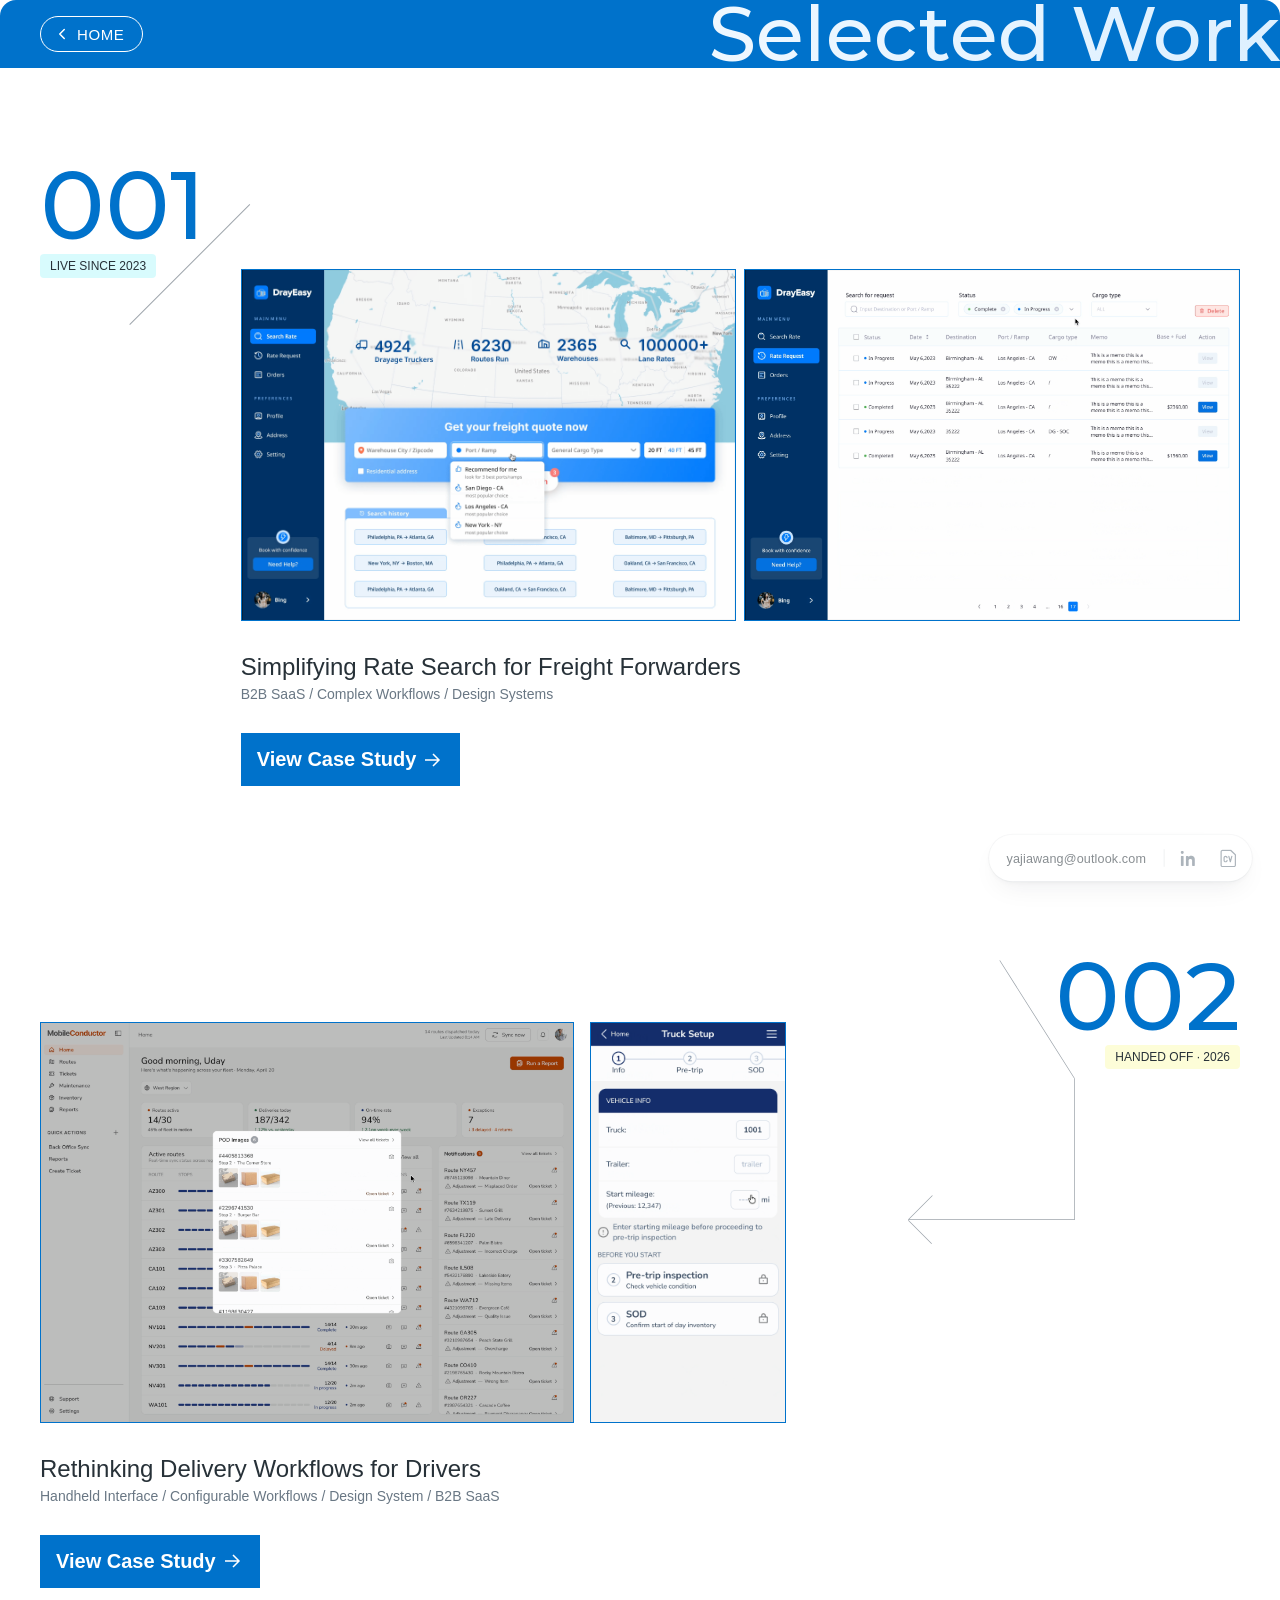
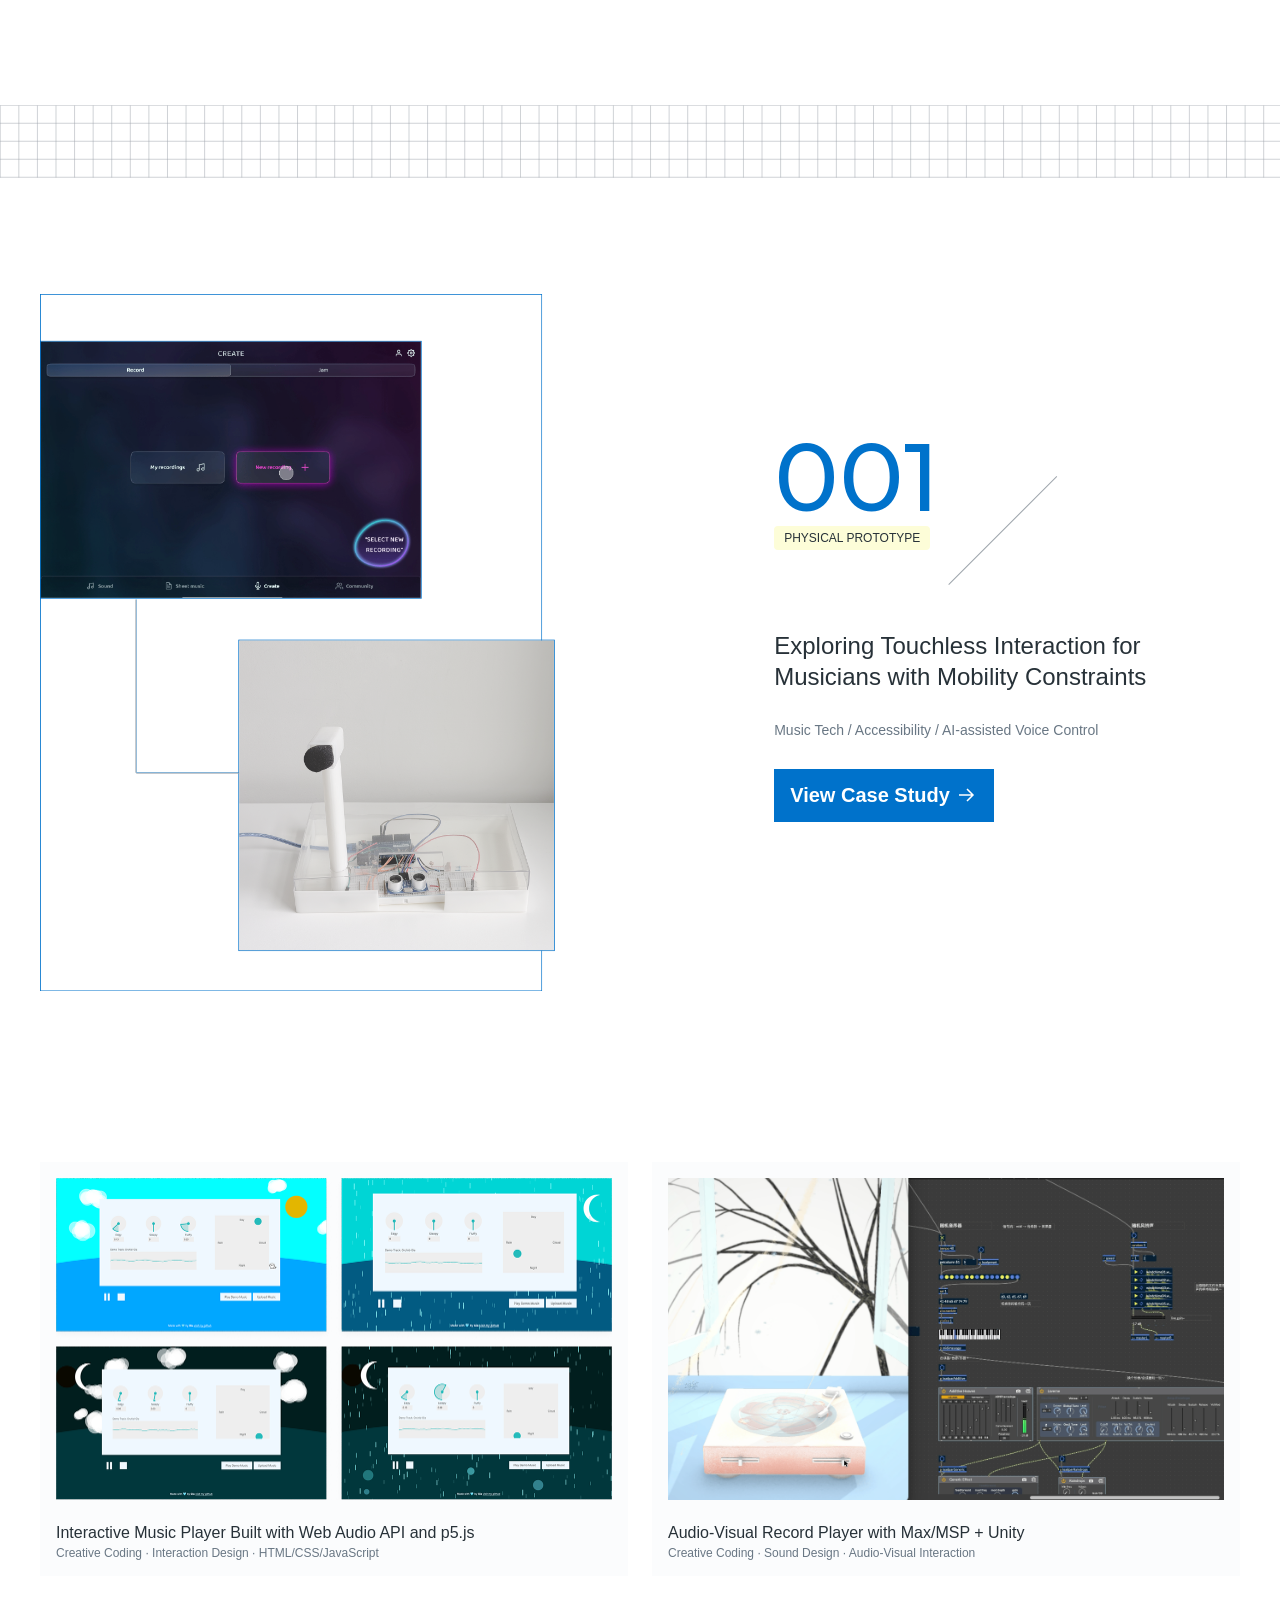
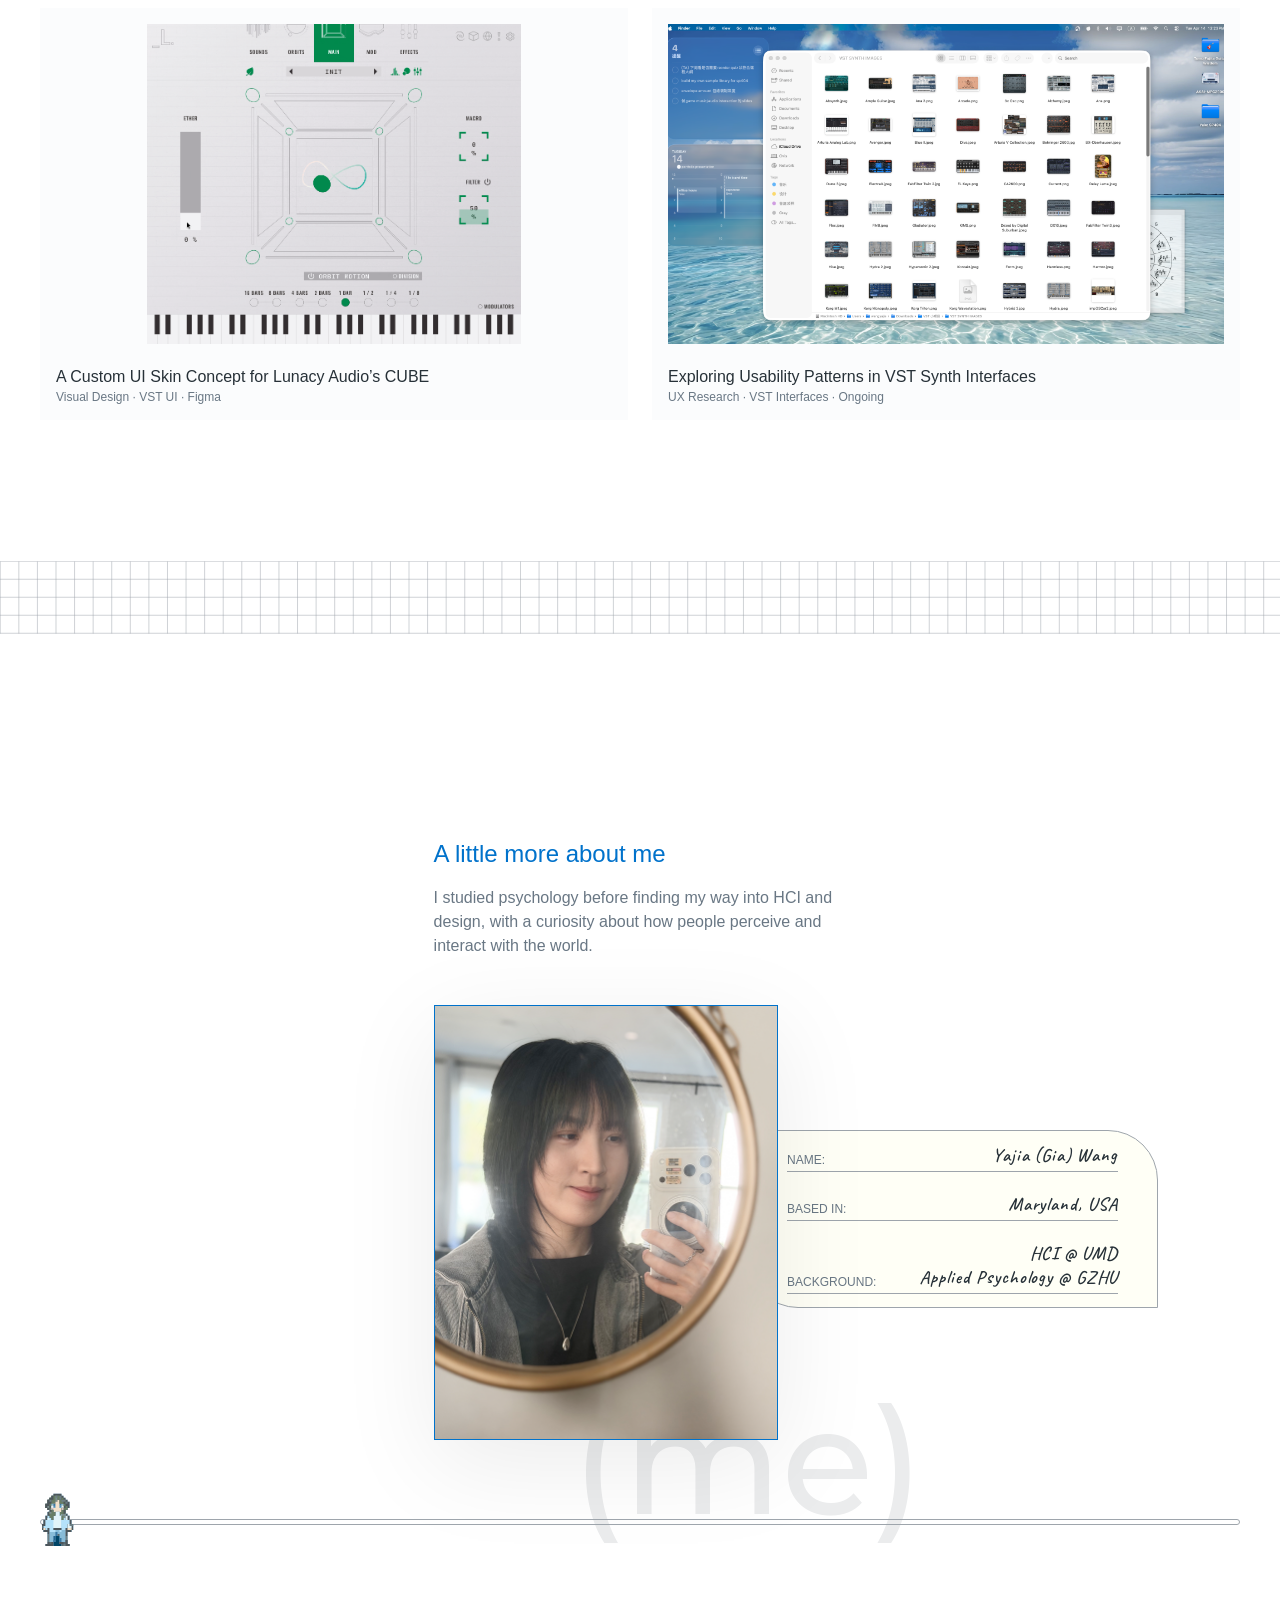
<file: public/content.html>
<!DOCTYPE html>
<html lang="en">
<head>
<meta charset="UTF-8">
<meta name="viewport" content="width=device-width, initial-scale=1.0">
<link rel="stylesheet" href="content.css">
<!-- 字体不再外链 Google Fonts：Montserrat 500 和 Caveat 的 latin 子集已经
     自托管在 assets/fonts/ 下，由 content.css 里的两条 @font-face 引用。
     原来那条 <link rel="stylesheet"> 是渲染阻塞的，而 fonts.googleapis.com
     在中国大陆被屏蔽，大陆访客要等它超时才看得到内容。Monda 一并去掉了，
     全站没有任何 font-family 引用过它。 -->
<title>Gia Wang - Product Designer</title>
<!-- 只在独立访问 content.html 时会真正执行——被 overlay.js fetch 进
     index.html 的浮层时只取 <main>，这个 <head> 里的东西不会跟着生效，
     index.html 自己的 <head> 已经单独加了一份 -->
<script src="analytics.js"></script>
</head>
<body>

<main>

    <!-- Banner 现在是横跨全部区块共用的一个组件，不再是 #work 自己的
         hero——挪到所有 section 外面、sticky 相对整个滚动容器，滚过
         Work/Sandbox/About 全程贴顶不消失。位置/背景色/渐变字样式完全
         没变，只是里面这行大字（.banner-section-title）会随着 content.js
         的 scroll-spy 逻辑 crossfade 切换文案，逻辑见 content.js 里的
         bannerTitleObserver。 -->
    <div class="work-banner">
        <div class="work-banner-inner">
            <!-- 独立访问 content.html 时是真的跳转回首页；被 overlay.js fetch
                 进浮层显示时，overlay.js 会把这个链接的点击行为改写成"关掉
                 浮层"而不是导航（不然浮层里点它会整页跳走，架构就破了） -->
            <a class="banner-home" href="index.html">
                <svg viewBox="0 0 24 24" fill="none" stroke="currentColor" stroke-width="2" stroke-linecap="round" stroke-linejoin="round"><path d="M15 18l-6-6 6-6"/></svg>
                <span>HOME</span>
            </a>
            <h1 class="section-title banner-section-title">Selected Work</h1>
        </div>
    </div>

    <section id="work" class="content-section content-section--work">

        <article class="project-card">
            <div class="project-meta">
                <div class="display-number">001</div>
                <span class="status-tag status-tag--green status-tag--auto">LIVE SINCE 2023</span>
                <span class="connector-line" aria-hidden="true"></span>
            </div>

            <div class="project-body">
                <div class="project-thumbs">
                    <img class="project-thumb-img" src="assets/images/drayeasy/homepage prototype-lossless.webp" alt="DrayEasy homepage — freight quote search">
                    <img class="project-thumb-img" src="assets/images/drayeasy/request rate prototype-lossless.webp" alt="DrayEasy rate request table">
                </div>
                <h2 class="project-title">Simplifying Rate Search for Freight Forwarders</h2>
                <p class="project-tags">B2B SaaS   /  Complex Workflows  /  Design Systems</p>
                <div class="project-actions">
                    <a class="btn-primary" href="drayeasy.html" data-case-study="drayeasy">
                        <span>View Case Study</span>
                        <svg viewBox="0 0 24 24" fill="none" stroke="currentColor" stroke-width="1.5"><path d="M5 12h14M13 6l6 6-6 6"/></svg>
                    </a>
                </div>
            </div>
        </article>

        <!-- 项目2 · MobileConductor —— 跟项目1 左右镜像：编号+连接线在右，
             图片+文字在左。以后奇数/偶数项目交替镜像 -->
        <article class="project-card project-card--mirror">
            <div class="project-body">
                <div class="project-thumbs">
                    <img class="project-thumb-img" src="assets/images/mc/dashboard prototype-lossless.webp" alt="MobileConductor dashboard">
                    <img class="project-thumb-img" src="assets/images/mc/mobile prototype3-lossless.webp" alt="MobileConductor driver mobile app">
                </div>
                <h2 class="project-title">Rethinking Delivery Workflows for Drivers</h2>
                <p class="project-tags">Handheld Interface  /  Configurable Workflows  /  Design System  /  B2B SaaS</p>
                <div class="project-actions">
                    <a class="btn-primary" href="#" data-case-study-ready="false">
                        <span>View Case Study</span>
                        <svg viewBox="0 0 24 24" fill="none" stroke="currentColor" stroke-width="1.5"><path d="M5 12h14M13 6l6 6-6 6"/></svg>
                    </a>
                </div>
            </div>

            <div class="project-meta">
                <div class="meta-row">
                    <!-- 折线箭头：Figma 导出的实心填充路径（fill，不是描边拼线）。
                         在"002+标签"这组文字的左边、水平并排，顶部对齐"002"
                         数字的顶部——不是跟标签对齐，也不是垂直堆叠在下面 -->
                    <div class="arrow-wrap" aria-hidden="true">
                        <svg width="228" height="388" viewBox="0 0 228 388" fill="none" xmlns="http://www.w3.org/2000/svg">
                            <path d="M32.707 386.535L32 387.242L0 355.242L0.707031 354.535L32.707 386.535ZM227.707 354.535H0.707031L0 353.828L33 320.828L33.707 321.535L1.70703 353.535H226.707V161.535H227.707V354.535ZM227.552 161L226.707 161.535L124.707 0.535156L125.552 0L227.552 161Z" fill="#9EA5AC"/>
                        </svg>
                    </div>
                    <div class="meta-text">
                        <div class="display-number">002</div>
                        <span class="status-tag status-tag--yellow status-tag--auto">HANDED OFF · 2026</span>
                    </div>
                </div>
            </div>
        </article>

        <!-- 项目3 · SmartDevil —— 暂时隐藏（hidden，不是删除）：Selected Work
             只想先露出 001/002 两个项目。整段代码原样保留在注释里，以后要么
             恢复展示，要么挪去做"more work"列表的一条，都不用重新写。
             恢复时把下面这段注释去掉、article 恢复出来就行，CSS 里
             #work .project-card:last-child 那条margin清零规则是按DOM位置
             算的，不是写死认 003，恢复后会自动重新指向 003，不用跟着改

        <article class="project-card">
            <div class="project-meta">
                <div class="display-number">003</div>
                <span class="status-tag status-tag--yellow">DELIVERED</span>
                <span class="connector-line connector-line--003" aria-hidden="true"></span>

                <div class="smartdevil-text">
                    <h2 class="project-title">User Research for a Screen Protector Kit</h2>
                    <p class="project-tags">User Research / Usability Testing / Survey Analysis</p>
                    <div class="smartdevil-summary">
                        <p>Led contextual inquiry and <span class="text-brand">usability testing</span> (12 participants) benchmarked against competitor products, and a <span class="text-brand">concept-testing survey</span> (382 respondents) using T2B scoring and regression analysis. Findings informed product iterations that shipped alongside the product's growth to 600K+ units sold.</p>
                    </div>
                </div>
            </div>

            <div class="project-body">
                <div class="smartdevil-visual">
                    <svg class="smartdevil-frame" width="549" height="407" viewBox="0 0 549 407" fill="none" xmlns="http://www.w3.org/2000/svg" aria-hidden="true">
                        <path d="M549 146H377V95.5361H323V289H454V316H453.5V289.5H323V407H0V53H323V95.0361H377V0H549V146ZM1 406H322V54H1V406ZM378 145H548V1H378V145Z" fill="#0072CB"/>
                    </svg>
                    <img class="smartdevil-product" src="assets/images/smartdevil/screen protector kit.png" alt="SmartDevil screen protector kit">
                    <img class="smartdevil-logo" src="assets/images/smartdevil/logo.png" alt="SmartDevil logo">
                    <div class="smartdevil-metric">
                        <span>600K+<br><small>(Sold on Taobao)</small></span>
                    </div>
                </div>
            </div>
        </article>
        -->
    </section>

    <!-- Work→Sandbox 板块级过渡：跟 Work 内部项目之间的 .project-divider
         用同一个类，间距也还是普通的 200px，不单独放大 -->
    <div class="project-divider" aria-hidden="true"></div>

    <section id="sandbox" class="content-section content-section--sandbox">

        <!-- Sandbox 项目1 · Beyond Fingers —— 第一个用"左右两个独立容器"
             结构写的项目：.project-visual（框+图片）和 .project-info（编号+
             标题+按钮）显式拆成两个平级容器，而不是之前 DrayEasy/MobileConductor/
             SmartDevil 那种一个 grid 里挤两列。这样以后做响应式，直接对
             .project-visual/.project-info 这两个容器分别改布局（比如竖屏下
             改成上下堆叠）就行，不用去拆 grid-template-columns。
             如果这次调整顺利，后续会把前面三个项目也统一改成这个模式 -->
        <article class="project-card--beyond-fingers">
            <div class="project-row">
                <div class="project-visual">
                    <!-- 图1/图2 + 外框 + 转角装饰线的画布，跟 Figma 容器 1:1（600×833）。
                         外框这条 union path 是 Figma 导出的精确路径，直接用，不拆解成
                         CSS border——path 里已经包含最外层 1px 描边框和中间那道 L 形
                         装饰线，另外又单独给了两条灰色转角线（.beyond-fingers-corner-line），
                         两者位置基本重合，按 Figma 原样都保留 -->
                    <div class="beyond-fingers-frame">
                        <svg class="beyond-fingers-outline" width="600" height="833" viewBox="0 0 600 833" fill="none" xmlns="http://www.w3.org/2000/svg" aria-hidden="true">
                            <path d="M600 833H0V0H600V833ZM1 832H599V1H1V832ZM115.5 571.5H238V572H115V365H115.5V571.5Z" fill="#0072CB"/>
                        </svg>
                        <!-- 图1 现在直接用裁好的成品图（456×308），不用再靠
                             object-position 在 CSS 里裁一遍 -->
                        <img class="beyond-fingers-img1" src="assets/images/beyond fingers/Beyond fingers prototype crop-lossless.webp" alt="Beyond Fingers touchless MIDI controller prototype">
                        <img class="beyond-fingers-img2" src="assets/images/beyond fingers/installation thumbnail.png" alt="Beyond Fingers installation thumbnail">
                        <div class="beyond-fingers-corner-line beyond-fingers-corner-line--h" aria-hidden="true"></div>
                        <div class="beyond-fingers-corner-line beyond-fingers-corner-line--v" aria-hidden="true"></div>
                    </div>
                </div>

                <div class="project-info">
                    <!-- "001" 用绝对定位钉在"外框顶部往下 145px"这个基准上，
                         不再是紧贴 .project-info 顶部的第一个流式元素——下面
                         的标签/连接线跟着挪到对应位置补偿，见 content.css -->
                    <div class="display-number number-001">001</div>
                    <span class="status-tag status-tag--yellow status-tag--auto">PHYSICAL PROTOTYPE</span>
                    <!-- 复用 003 SmartDevil 那条连接线，但整体跟着"001"一起下移 145px -->
                    <span class="connector-line connector-line--003 connector-line--beyond-fingers" aria-hidden="true"></span>

                    <h2 class="project-title beyond-fingers-title">Exploring Touchless Interaction for<br>Musicians with Mobility Constraints</h2>
                    <p class="project-tags">Music Tech  /  Accessibility  /  AI-assisted Voice Control</p>
                    <div class="project-actions">
                        <a class="btn-primary" href="#" data-case-study-ready="false">
                            <span>View Case Study</span>
                            <svg viewBox="0 0 24 24" fill="none" stroke="currentColor" stroke-width="1.5"><path d="M5 12h14M13 6l6 6-6 6"/></svg>
                        </a>
                    </div>
                </div>
            </div>
        </article>

        <!-- Sandbox 项目2 · 四个小项目的 2×2 卡片墙：整个容器按 1440×1000
             的画布居中（.sandbox-grid-wrapper），网格本身 1200px 宽，
             横向 gap 24px / 纵向 gap 32px 是按两行卡片各自的实际高度反推
             出来的，不是随便挑的整数。卡片本身就是可点击的 <a>（先占位
             href="#"，之后有 demo/repo 链接再补），hover 时鼠标旁跟着一个
             "View Project" 胶囊，逻辑在 content.js 的 initMiniGridHoverCapsules() -->
        <div class="sandbox-grid-wrapper">
            <div class="sandbox-mini-grid">
                <a class="mini-project-card" href="https://gia-ovis.github.io/Vito/" target="_blank" rel="noopener noreferrer" data-hover-label="Visit Site">
                    <img src="assets/images/vito/thumbnail.png" alt="Interactive music player built with Web Audio API and p5.js">
                    <h3 class="title-3">Interactive Music Player Built with Web Audio API and p5.js</h3>
                    <p class="tags-line">Creative Coding &middot; Interaction Design &middot; HTML/CSS/JavaScript</p>
                </a>
                <a class="mini-project-card" href="https://www.instagram.com/reel/DYD_u09NNw3/?utm_source=ig_web_copy_link&igsi=MzRlODBiNWFlZA==" target="_blank" rel="noopener noreferrer" data-hover-label="Watch Reel">
                    <img src="assets/images/winter record/thumbnail-lossless.webp" alt="winter record player prototype built with Max/MSP and Unity">
                    <h3 class="title-3">Audio-Visual Record Player with Max/MSP + Unity</h3>
                    <p class="tags-line">Creative Coding &middot; Sound Design &middot; Audio-Visual Interaction</p>
                </a>
                <a class="mini-project-card" href="https://www.figma.com/design/BswklxZkvRFC18VjmNs09Z/Yajia--Gia--Wang--Copy-?node-id=653-1881&t=zza88kHSOWxKCuU7-1" target="_blank" rel="noopener noreferrer" data-hover-label="View Case Study">
                    <img src="assets/images/cube/main screen prototype-lossless.webp" alt="Skin redesign for Lunacy Audio's CUBE virtual instrument">
                    <h3 class="title-3">A Custom UI Skin Concept for Lunacy Audio’s CUBE</h3>
                    <p class="tags-line">Visual Design &middot; VST UI &middot; Figma</p>
                </a>
                <a class="mini-project-card" href="https://docs.google.com/spreadsheets/d/13vmyqoT7Q6PUmWebFtESFjtcGL_eF5Epsf1vRLwVhtI/edit?usp=sharing" target="_blank" rel="noopener noreferrer" data-hover-label="View Research Notes">
                    <img src="assets/images/vst research/thumbnail.png" alt="UX research into VST synth interfaces usability">
                    <h3 class="title-3">Exploring Usability Patterns in VST Synth Interfaces</h3>
                    <p class="tags-line">UX Research &middot; VST Interfaces &middot; Ongoing</p>
                </a>
            </div>
        </div>
    </section>

    <!-- Sandbox→About 板块级过渡：跟其他项目间分隔条用同一个类，但底部
         间距单独覆盖成 20px（其他分隔条维持 200px 不变，所以加了个
         修饰类，不是改 .project-divider 的公共规则）。位置在
         .about-scroll-wrapper 外面、before 它，跟 About 内部那套横向
         scroll-jacking 逻辑没有任何关联 -->
    <div class="project-divider divider--sandbox-to-about" aria-hidden="true"></div>

    <!-- About：横向 scroll-jacking 画廊，不是普通纵向滚动的区块。
         .about-scroll-wrapper 撑出 250vh 的纵向滚动缓冲区，里面
         .about-sticky 用 position:sticky 钉在视口内；纵向滚过这段
         缓冲区时，about.js 拦截 wheel 事件、把纵向滚动量转成
         .about-track 的横向位移（4 张卡片），滚到头/滚到底才放行
         默认的纵向滚动，让页面正常离开这个区块。
         移动端（见 content.css 里的 media query）整个取消这套劫持，
         改成 4 张卡片正常纵向堆叠——about.js 里也会检查同一个断点，
         不在移动端挂 wheel 监听器。
         照片/正文文案目前都是占位——真实文案要照着截图抄，真实照片
         文件也还没有，先用占位块把机制跑通 -->
    <section id="about" class="content-section content-section--about about-section">
        <div class="about-scroll-wrapper">
            <div class="about-sticky">
                <!-- about-track-scale-wrap：650-720px 区间给整个画廊再叠一层
                     响应式收缩，用的原因见 content.css 里这个类的注释——
                     about.js 用行内 style.transform 控制 .about-track 的
                     横向滚动位移，不能再在 .about-track 自己身上叠 CSS
                     transform（会被行内样式整个覆盖掉），所以缩放挪到这一层
                     新包的父级上，.about-track 本身保持原样，横向滚动逻辑
                     完全不受影响 -->
                <div class="about-track-scale-wrap">
                <div class="about-track">

                    <!-- 卡片1·me：标题+正文一组（左对齐）在上面，照片+"(me)"
                         装饰字+手写风格 info 卡在下面。装饰字/info 卡都是
                         绝对定位、按"相对图片左上角"的坐标摆的，坐标细节见
                         content.css -->
                    <article class="about-card about-card--me" data-about-item="about-me">
                        <div class="about-me-text">
                            <h2 class="about-card-title">A little more about me</h2>
                            <p class="about-card-body">I studied psychology before finding my way into HCI and design, with a curiosity about how people perceive and interact with the world.</p>
                        </div>

                        <!-- about-me-visual-wrap 决定实际布局占位大小（响应式收缩，
                             跟视口高度 720-960px 联动），.about-me-visual 自己保持
                             原始 344×435 不变、靠 transform:scale 整体缩放——里面
                             "(me)" 文字和 info 卡片都是按固定像素坐标相对这个画布
                             绝对定位的，只改外层尺寸不会让它们跟着缩，会错位（同
                             Beyond Fingers 那次 .project-visual/.beyond-fingers-frame
                             的处理方式） -->
                        <div class="about-me-visual-wrap">
                        <div class="about-me-visual">
                            <img class="about-me-photo photo-shadow" src="assets/images/about/selfie.png" width="344" height="435" alt="Gia Wang mirror selfie">
                            <span class="about-me-deco" aria-hidden="true">(me)</span>

                            <!-- 黄色卡片背景（transform:rotate(180deg)，Figma 精确样式）
                                 和文字内容是两个平级的绝对定位层，不是父子——文字如果
                                 嵌进旋转的背景层里会跟着一起倒过来，见 content.css 里
                                 .info-card-content 的注释 -->
                            <div class="info-card-bg" aria-hidden="true"></div>
                            <div class="info-card-content">
                                <div class="info-card-inner">
                                    <div class="info-card-item">
                                        <span class="info-card-label">NAME:</span>
                                        <span class="info-card-value">Yajia (Gia) Wang</span>
                                    </div>
                                    <div class="info-card-item">
                                        <span class="info-card-label">BASED IN:</span>
                                        <span class="info-card-value">Maryland, USA</span>
                                    </div>
                                    <div class="info-card-item">
                                        <span class="info-card-label">BACKGROUND:</span>
                                        <span class="info-card-value">HCI @ UMD<br>Applied Psychology @ GZHU</span>
                                    </div>
                                </div>
                            </div>
                        </div>
                        </div>
                    </article>

                    <!-- 卡片2/3/4：标题→正文→图片，跟卡片1同一个纵向堆叠、左对齐
                         的模式（正文底部到图片顶部这个间距，就是卡片1"文字组
                         底部到图片顶部71px"那套逻辑，只是每张卡片自己的数值不同）。
                         三张图都是已经合成好的成品图（多张拍立得的拼贴/倾斜效果
                         已经在图片本身里做好了），直接当一整张图片摆，不需要在
                         代码里再单独控制每张小照片的角度/位置。
                         正文里的高亮短语复用 003 SmartDevil 那段摘要已经用过的
                         .text-brand（Brand 蓝），没有另外新建一个 .link 类——
                         同一个视觉效果没必要维护两份。链接目的地还没定，先用
                         href="#" 占位，跟"View Case Study"那些按钮一个惯例 -->
                    <article class="about-card about-card--2" data-about-item="game-design">
                        <h2 class="about-card-title">I have a soft spot for game design</h2>
                        <p class="about-card-body">As a Game Design TA, I got to think about interaction through mechanics, narrative, player behavior, and sound. I even gave a talk on one of my favorite rabbit holes: interactive music.</p>
                        <img class="about-section-photo" src="assets/images/about/game design lecture.png" width="471.75" height="374" alt="Giving a talk on interactive music in game design">
                    </article>

                    <article class="about-card about-card--3" data-about-item="physical-interaction">
                        <h2 class="about-card-title">I’m drawn to interactions I can touch</h2>
                        <p class="about-card-body">I like making things I can actually touch and play with. That’s taken me from breadboards and sensors to physical prototypes, and eventually built my own synth, Granular Stone.</a></p>
                        <img class="about-section-photo" src="assets/images/about/hardwares.png" width="442" height="459.85" alt="Synth and interactive music hardware experiments">
                    </article>

                    <article class="about-card about-card--4" data-about-item="music">
                        <h2 class="about-card-title">Making music gives me ideas for design</h2>
                        <p class="about-card-body">I usually end up getting curious about the tools, too. I start wondering what else they could do, and how different ways of working with them might lead to different sounds, ideas, or unexpected results.</p>
                        <img class="about-section-photo" src="assets/images/about/music.png" width="487.05" height="431.57" alt="Music production, guitars, and outdoor synth playing">
                    </article>

                </div>
                </div>

                <!-- 进度条+像素小人：滚动同步，也能点击/拖拽跳转，逻辑见 about.js。
                     像素小人是专门给这里做的 sprite（pixel me.svg），用
                     background-image 铺在按钮上，不用内嵌 <img> -->
                <div class="about-progress-bar">
                    <div class="progress-bar-track">
                        <div class="progress-fill"></div>
                        <button class="pixel-character" type="button" aria-label="Drag to scrub through About"></button>
                    </div>
                </div>
            </div>
        </div>
    </section>

</main>

<script src="grid.js"></script>
<script src="content.js"></script>
<script src="about.js"></script>
<script src="case-overlay.js"></script>
<script src="copy-email.js"></script>
<script src="contact-dock.js"></script>

</body>
</html>
</file>
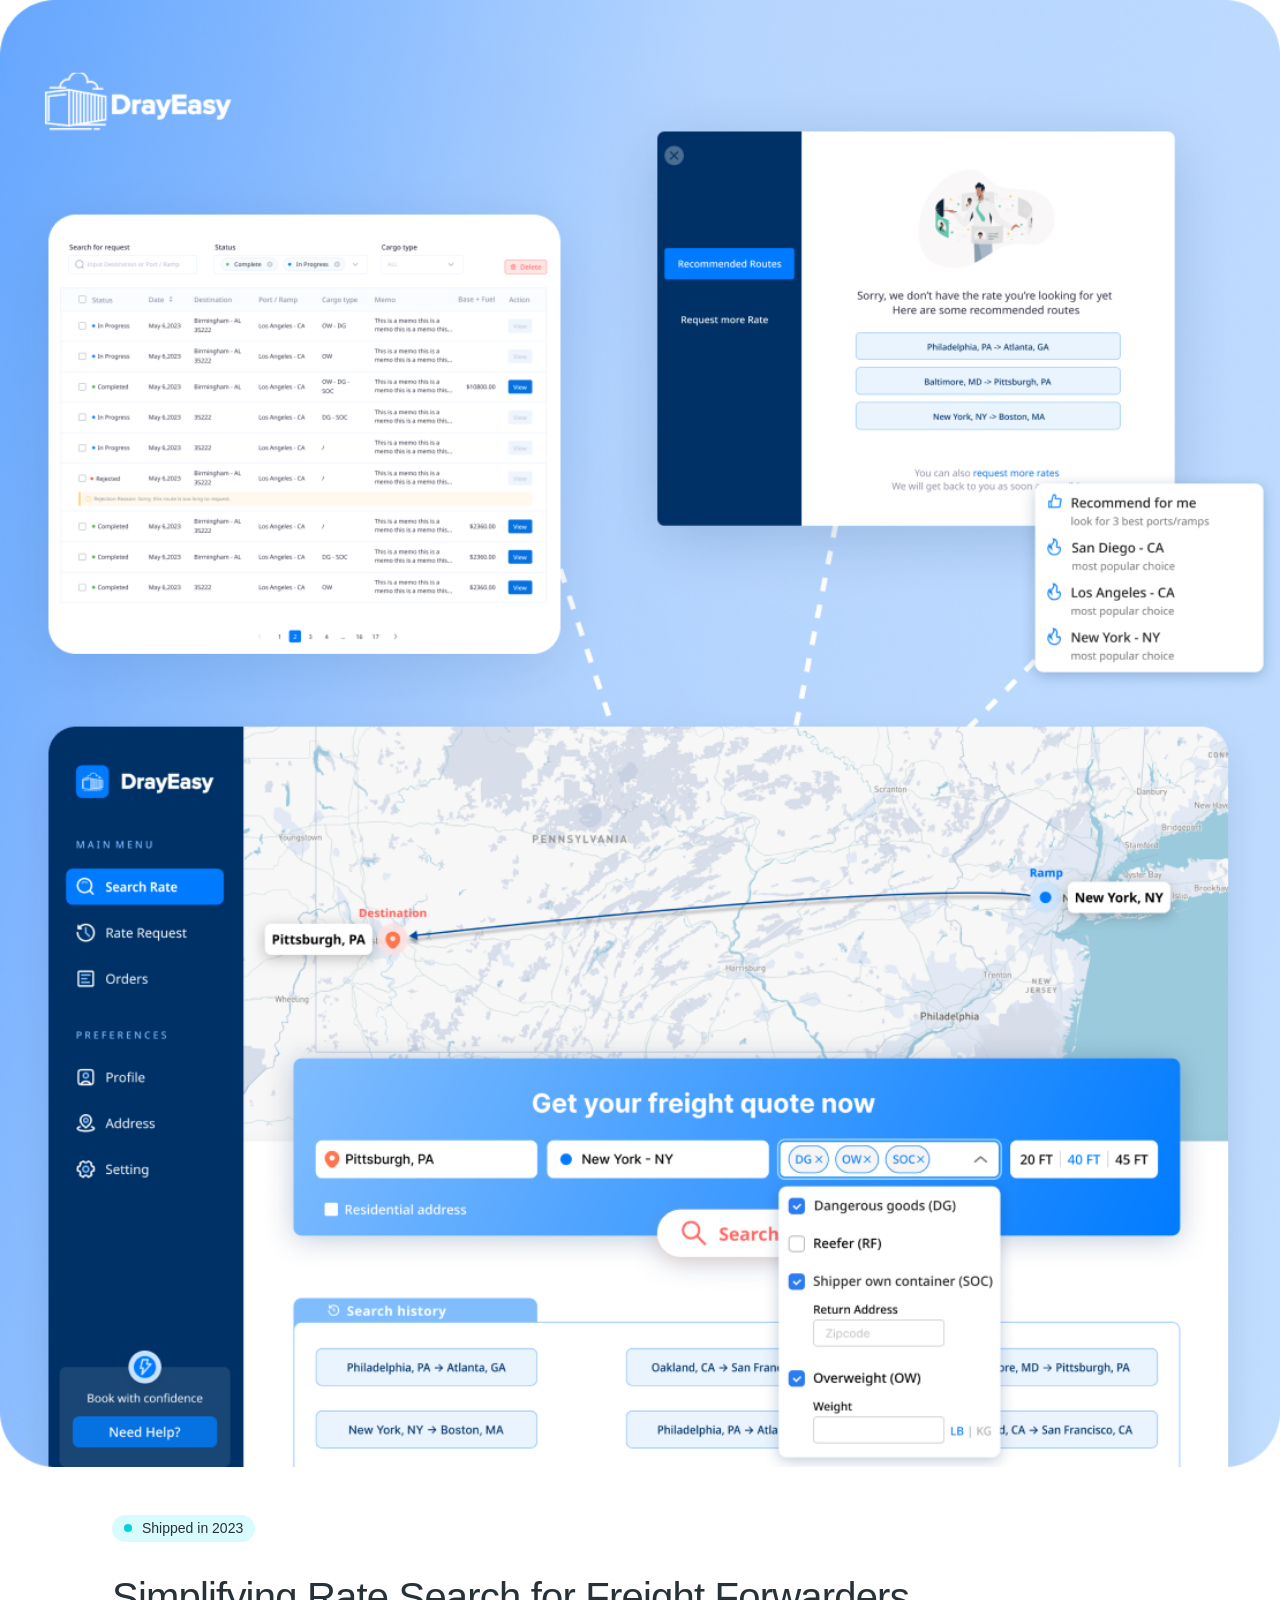
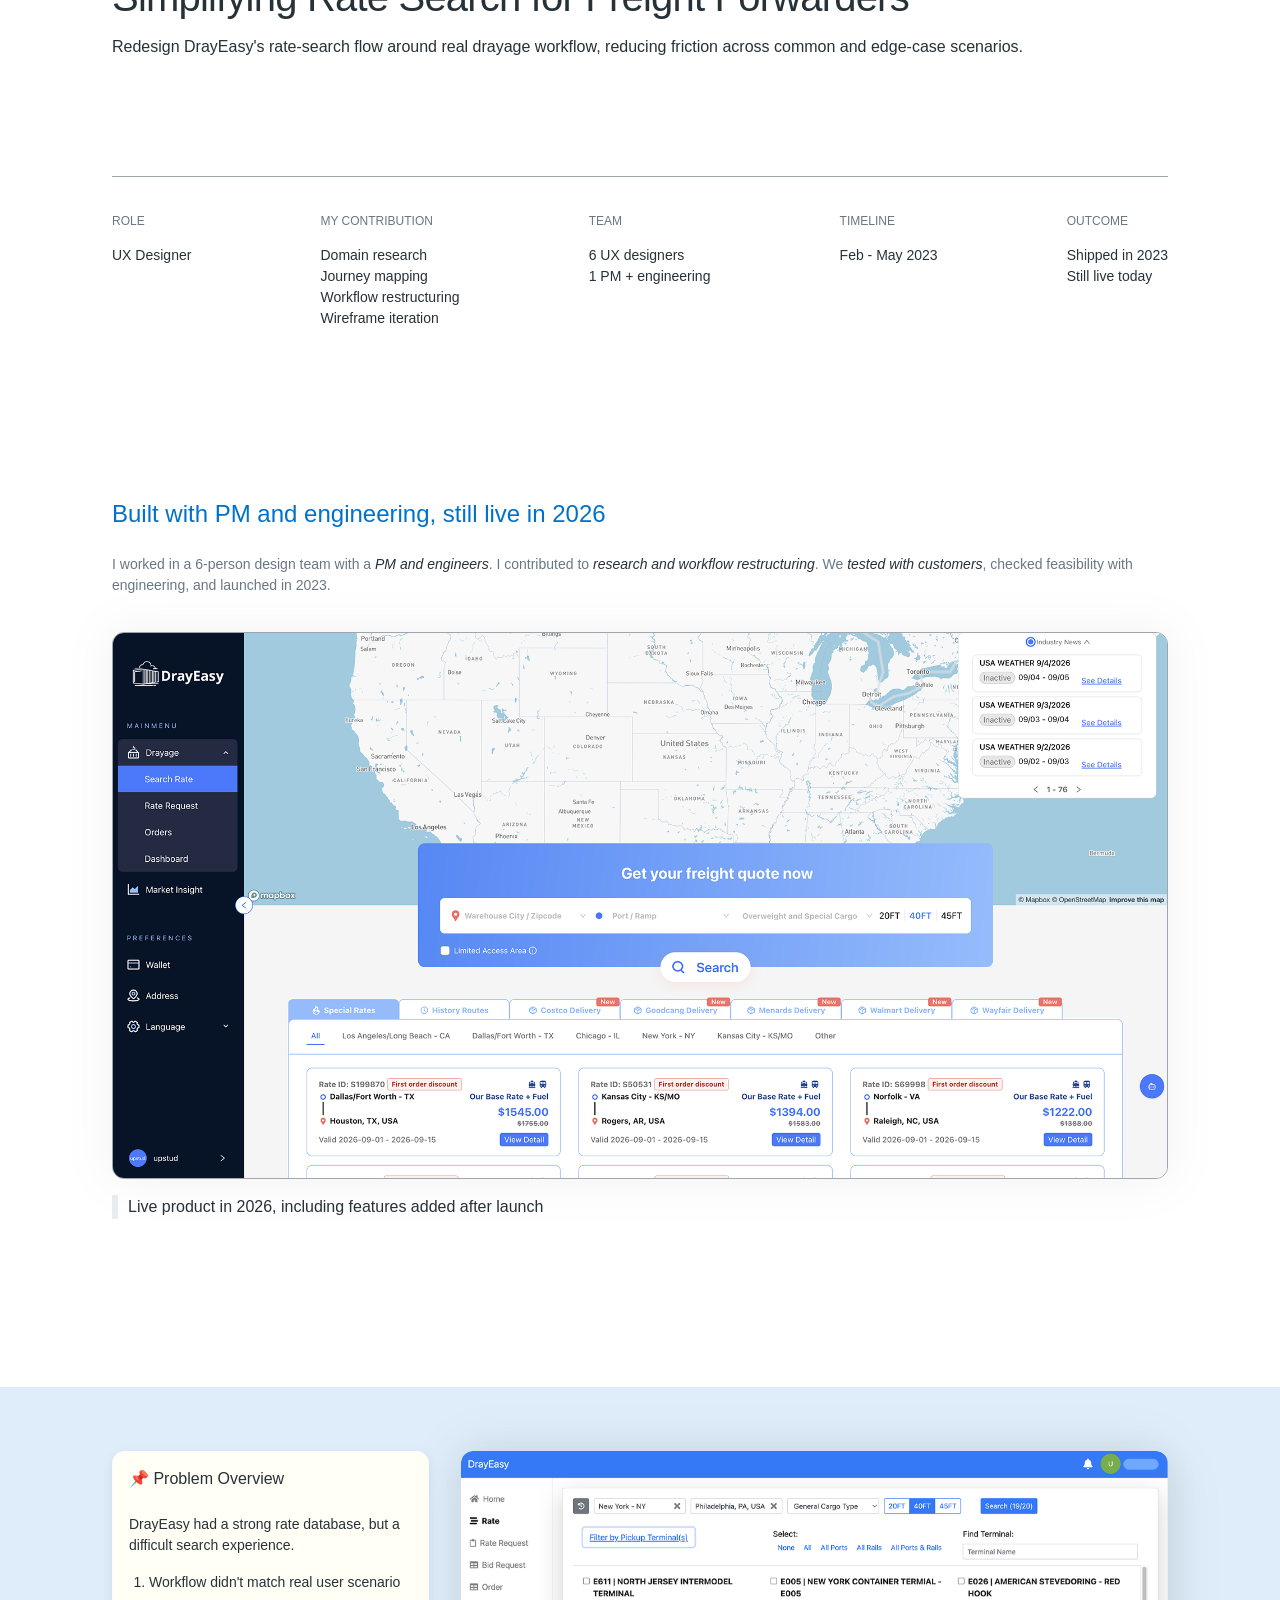
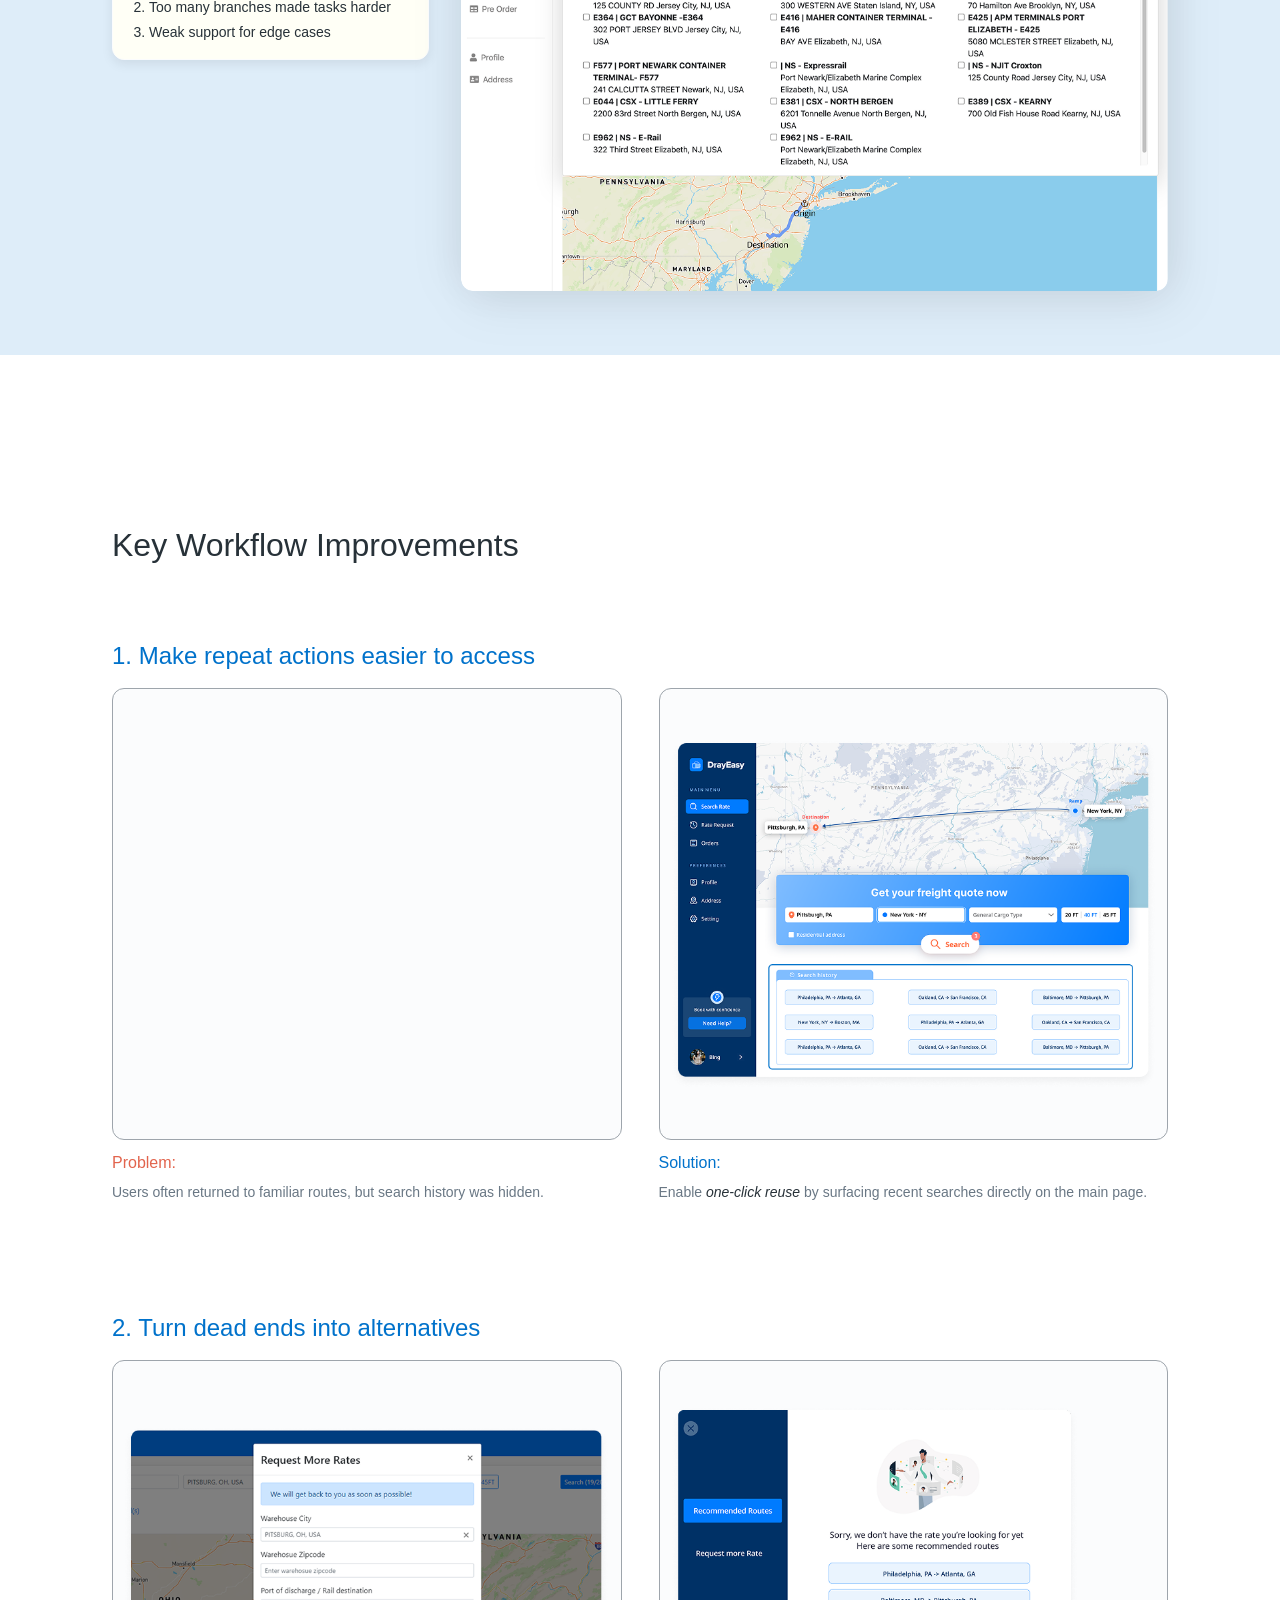
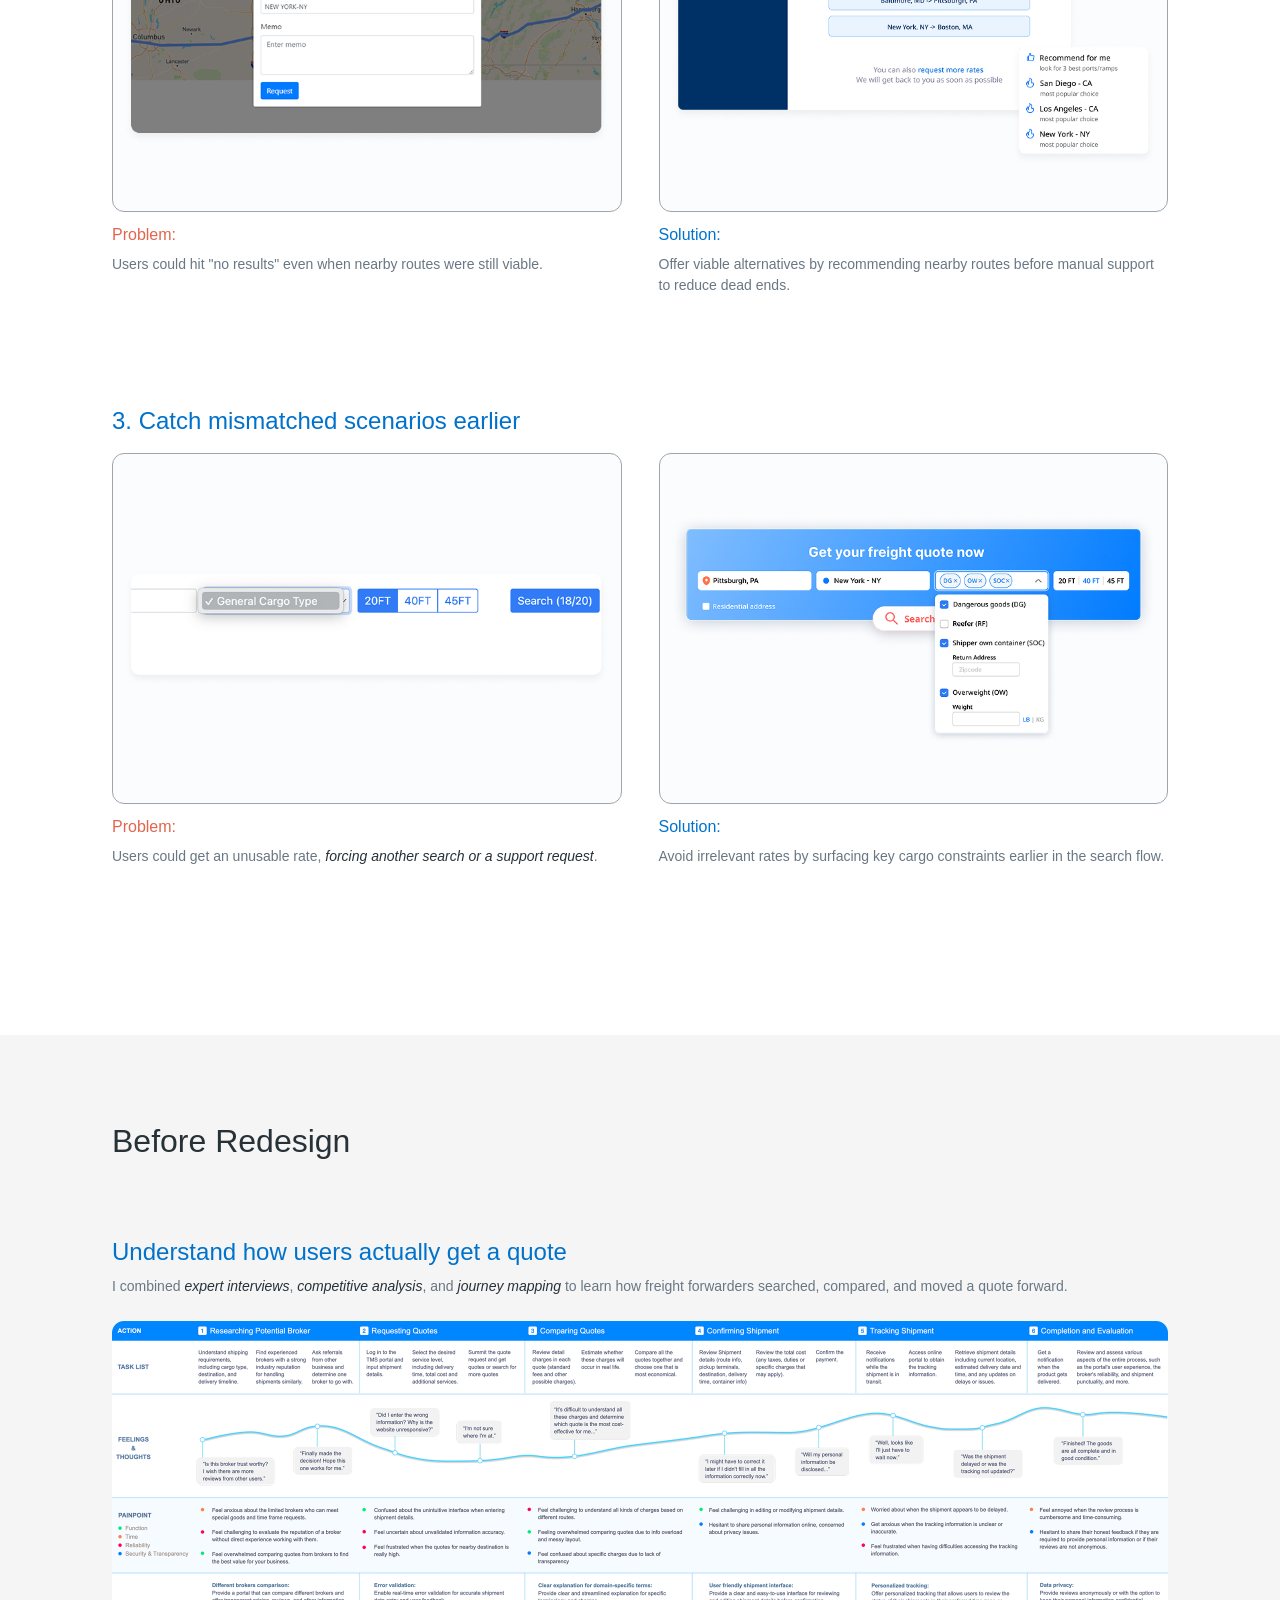
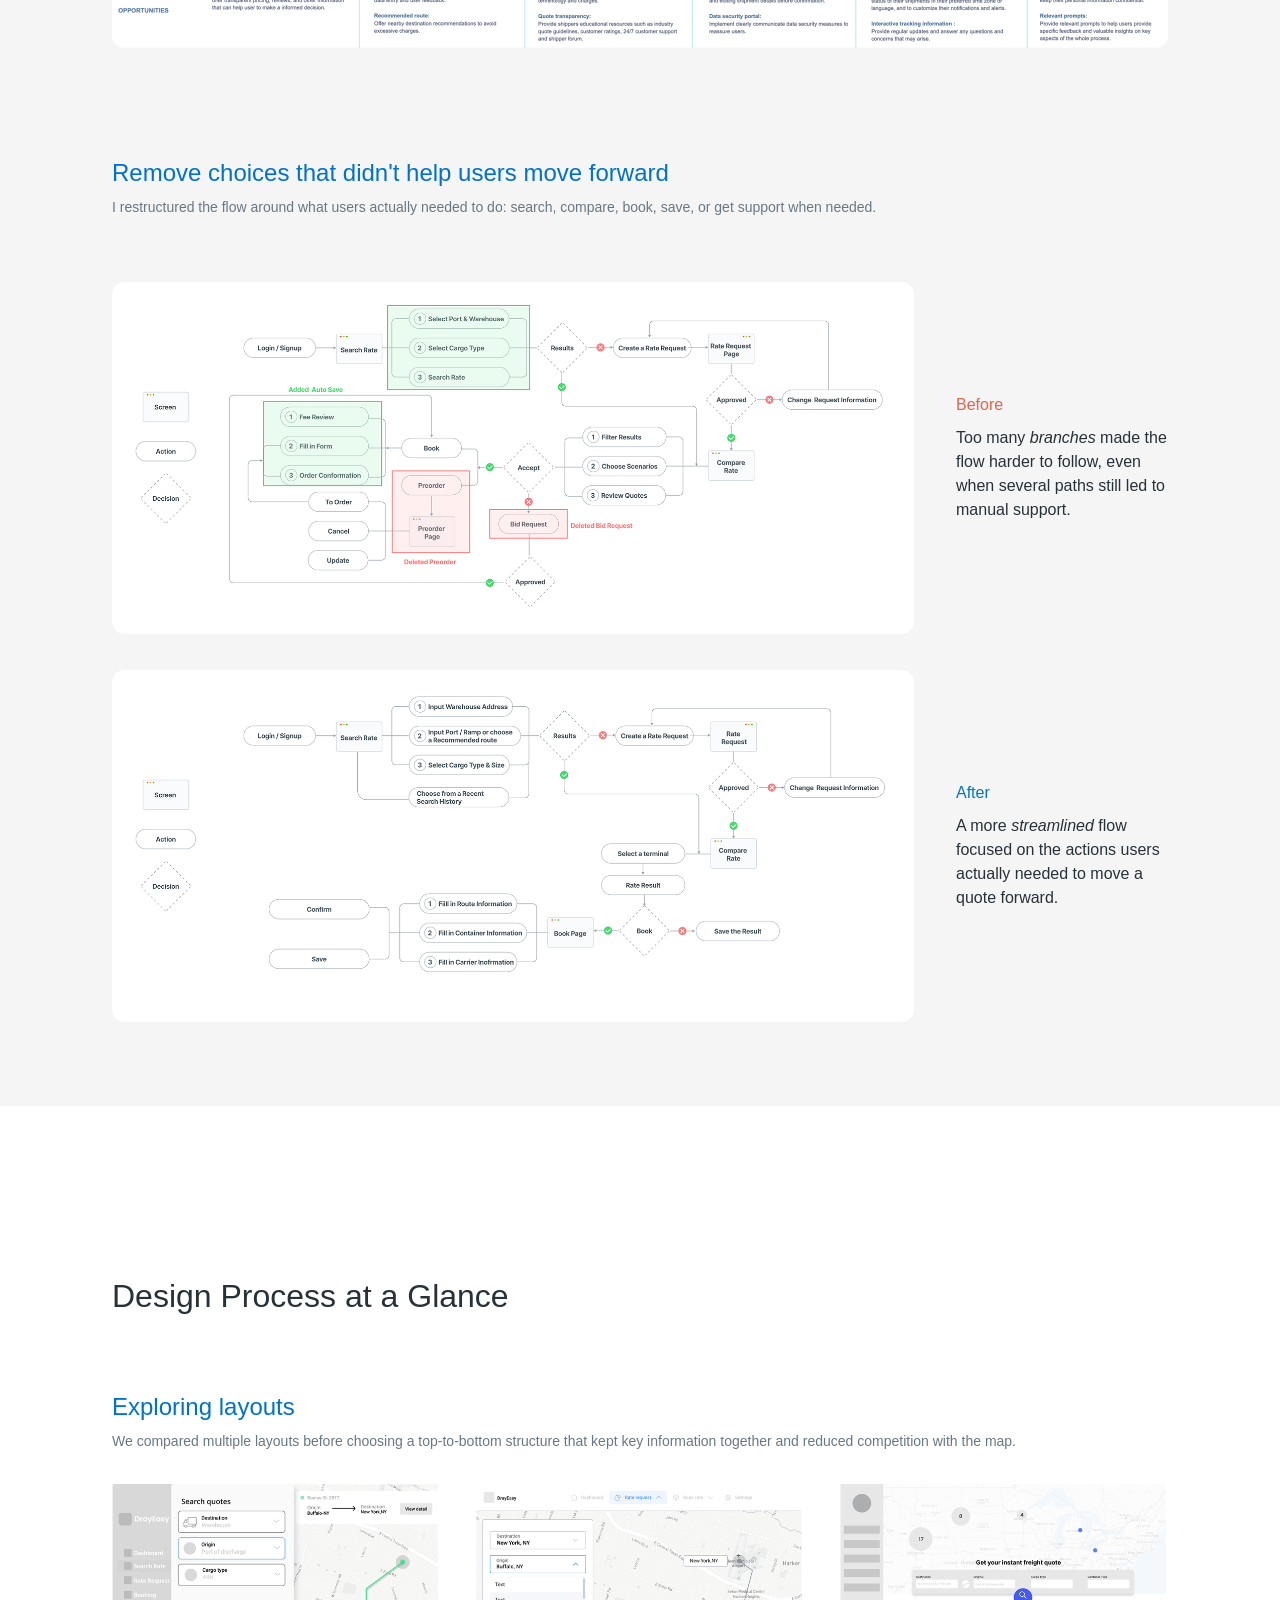
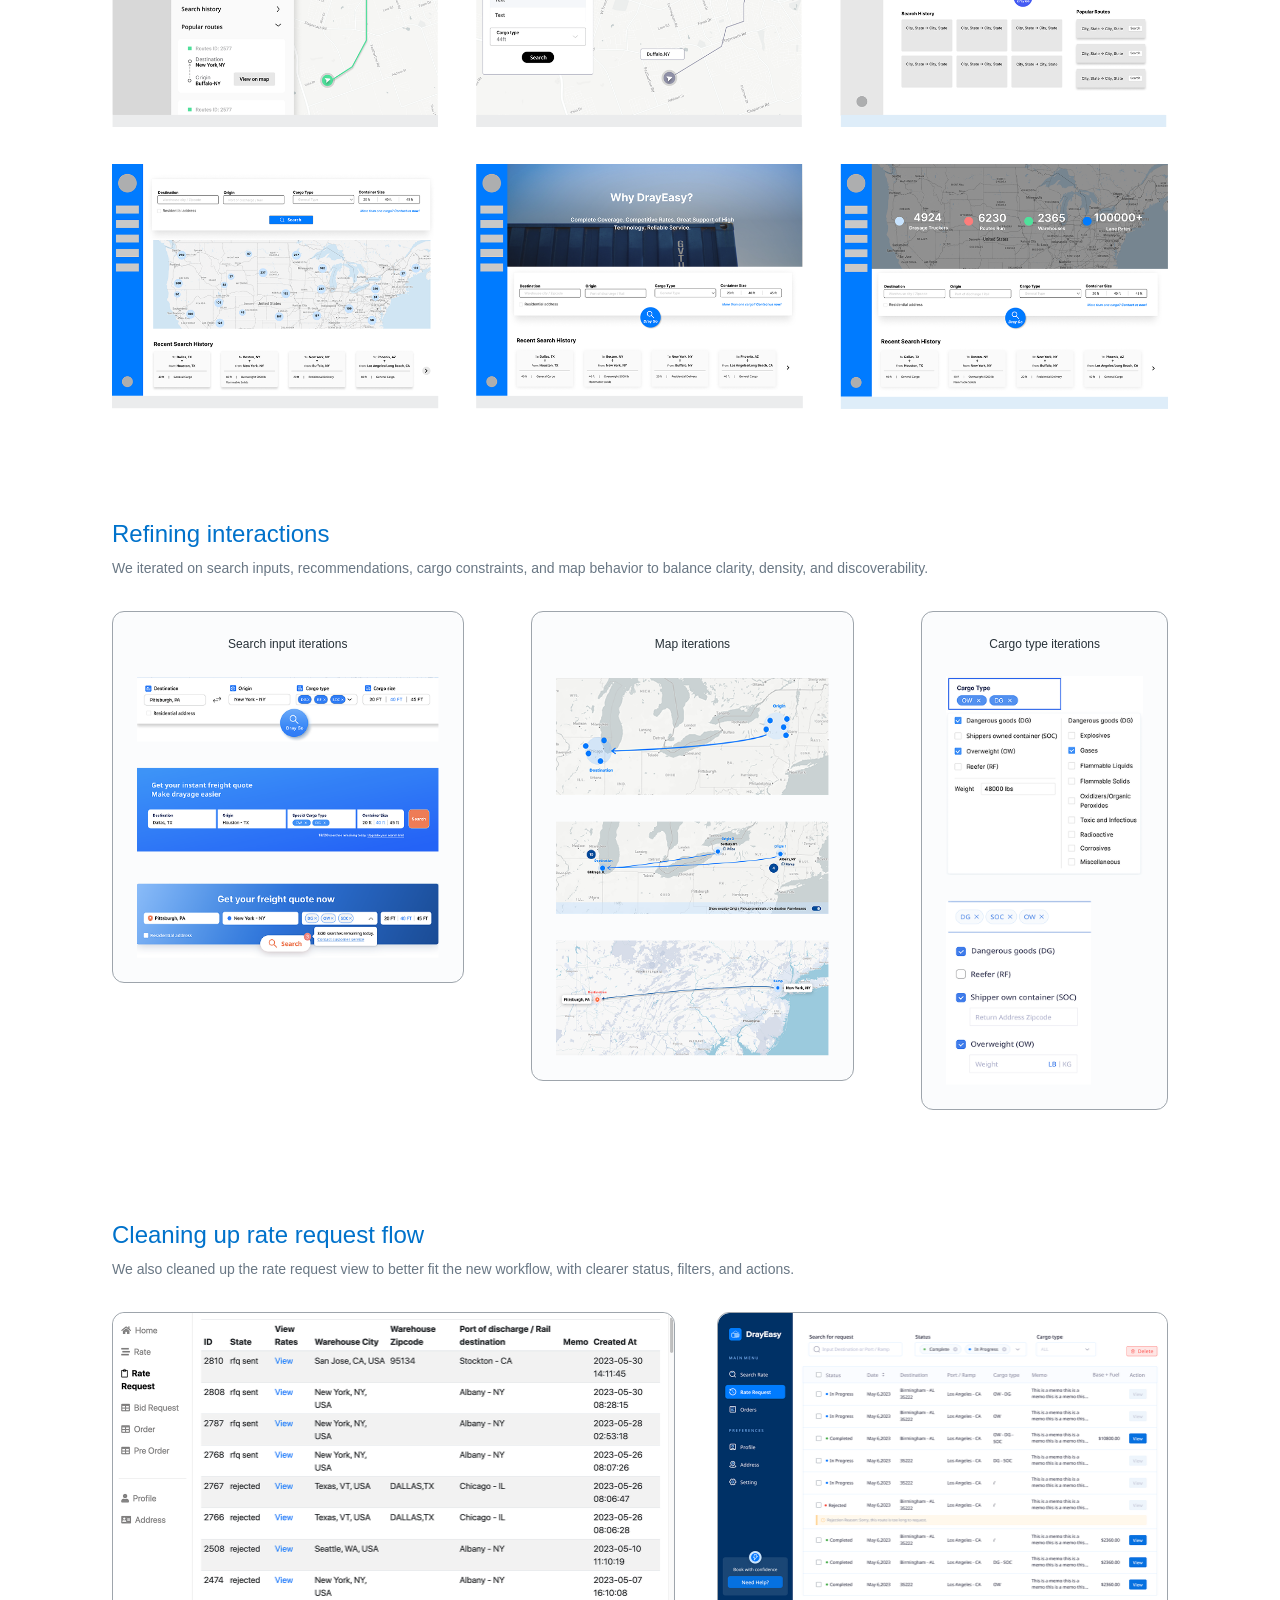
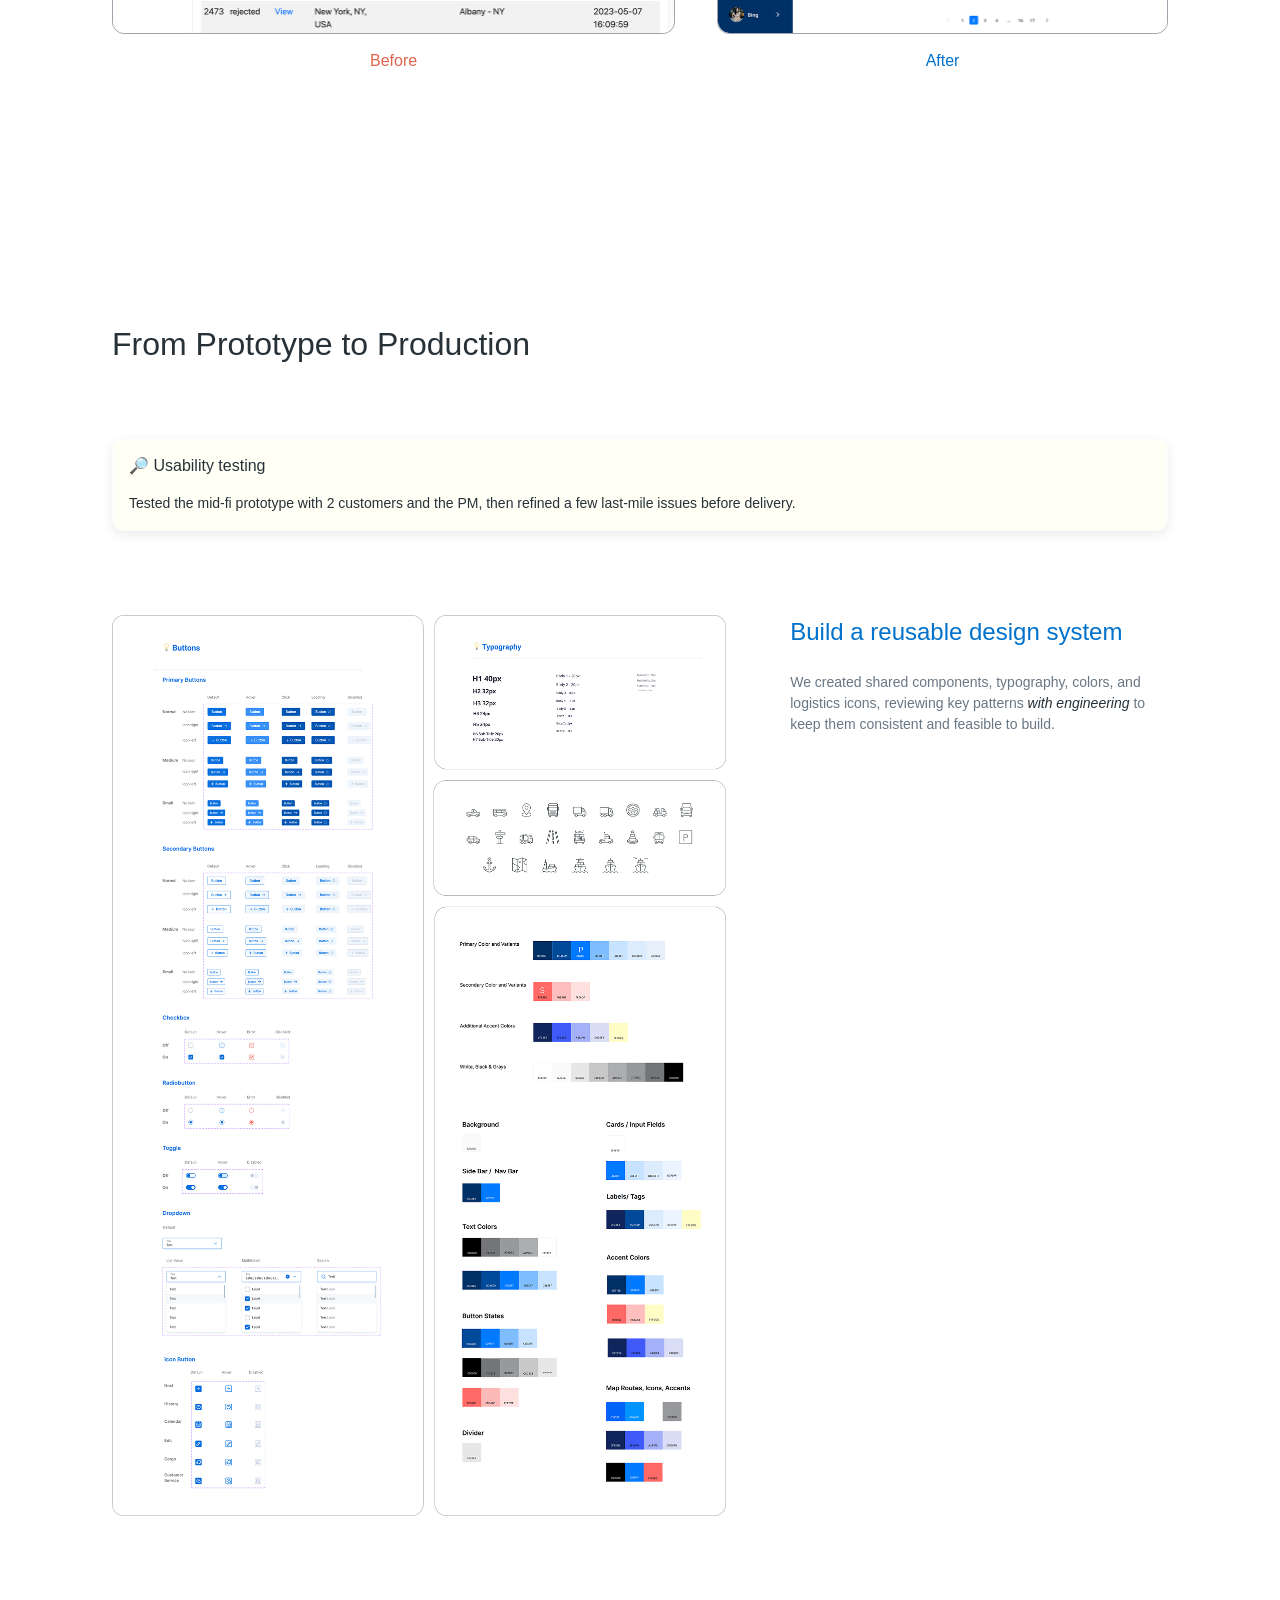
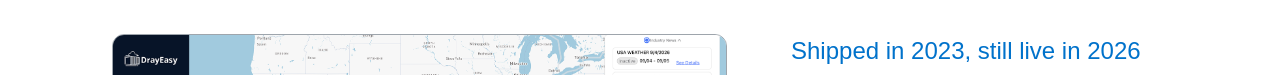
<file: public/drayeasy.html>
<!DOCTYPE html>
<html lang="en">
<head>
<meta charset="UTF-8">
<meta name="viewport" content="width=device-width, initial-scale=1.0">
<link rel="stylesheet" href="content.css">
<link rel="stylesheet" href="drayeasy.css">
<!-- 字体不再外链 Google Fonts：Montserrat 500 和 Caveat 的 latin 子集已经
     自托管在 assets/fonts/ 下，由 content.css 里的两条 @font-face 引用。
     原来那条 <link rel="stylesheet"> 是渲染阻塞的，而 fonts.googleapis.com
     在中国大陆被屏蔽，大陆访客要等它超时才看得到内容。Monda 一并去掉了，
     全站没有任何 font-family 引用过它。 -->
<title>Gia Wang - DrayEasy</title>
<!-- 只在这个文件被直接打开这个退化兜底路径下才会执行——被 case-overlay.js
     fetch 进第二层浮层时只取 <main>，这个 <head> 不会跟着生效 -->
<script src="analytics.js"></script>
</head>
<body>

<!-- 现在只作为 case-overlay.js 的 fetch 数据源存在：只 fetch 这个文件
     的文本、解析出 <main>、clone 进第二层浮层，<head>/<body> 本身不会
     被用到。这两个 <link> 只在"直接打开这个文件"的退化兜底路径下才有
     意义（比如 case-overlay.js 没加载成功，按钮走原生 href 跳转到这里）——
     正常路径下样式来自宿主页面已经动态 <link> 好的 content.css/
     drayeasy.css，不依赖这里 -->

<main>

    <picture class="case-hero-picture">
        <source media="(max-width: 1023px)" srcset="assets/images/drayeasy/hero_mobile.png">
        <img class="case-hero-img" src="assets/images/drayeasy/hero.png" alt="DrayEasy">
    </picture>

    <div class="case-content">

        <div class="case-tag">
            <span class="case-tag-dot" aria-hidden="true"></span>
            <span class="case-tag-text">Shipped in 2023</span>
        </div>

        <h2 class="case-title">Simplifying Rate Search for Freight Forwarders</h2>

        <p class="case-subtitle">Redesign DrayEasy's rate-search flow around real drayage workflow, reducing friction across common and edge-case scenarios.</p>

        <div class="case-divider"></div>

        <div class="case-meta">
            <!-- 手机端要把这 5 列重新分组成"ROLE+TEAM 一行 / TIMELINE+
                 OUTCOME 一行 / MY CONTRIBUTION 单独一行"，DOM 顺序因此
                 改成 ROLE,TEAM,TIMELINE,OUTCOME,CONTRIB（用 .case-meta-group
                 包住每一对），桌面端靠 .case-meta-col-* 上的 order 把
                 视觉顺序退回原样（ROLE,CONTRIBUTION,TEAM,TIMELINE,
                 OUTCOME），配合 .case-meta-group 在桌面端是 display:contents
                 （不产生自己的盒子），桌面端效果跟改之前完全一样，只有
                 手机端断点内会真的按分组两两并排 -->
            <div class="case-meta-group">
                <div class="case-meta-col case-meta-col-role">
                    <span class="case-meta-label">ROLE</span>
                    <span class="case-meta-value">UX Designer</span>
                </div>
                <div class="case-meta-col case-meta-col-team">
                    <span class="case-meta-label">TEAM</span>
                    <span class="case-meta-value">6 UX designers<br>1 PM + engineering</span>
                </div>
            </div>
            <div class="case-meta-group">
                <div class="case-meta-col case-meta-col-timeline">
                    <span class="case-meta-label">TIMELINE</span>
                    <span class="case-meta-value">Feb - May 2023</span>
                </div>
                <div class="case-meta-col case-meta-col-outcome">
                    <span class="case-meta-label">OUTCOME</span>
                    <span class="case-meta-value">Shipped in 2023<br>Still live today</span>
                </div>
            </div>
            <div class="case-meta-col case-meta-col-contrib">
                <span class="case-meta-label">MY CONTRIBUTION</span>
                <span class="case-meta-value">Domain research<br>Journey mapping<br>Workflow restructuring<br>Wireframe iteration</span>
            </div>
        </div>

    </div>

    <section class="case-impact">

        <div class="case-impact-text">
            <h3 class="case-impact-title">Built with PM and engineering, still live in 2026</h3>
            <p class="case-impact-body">I worked in a 6-person design team with a <em class="case-em">PM and engineers</em>. I contributed to <em class="case-em">research and workflow restructuring</em>. We <em class="case-em">tested with customers</em>, checked feasibility with engineering, and launched in 2023.</p>
        </div>

        <div class="case-impact-media">
            <img class="case-impact-img" src="assets/images/drayeasy/live in 2026.png" alt="Live product in 2026, including features added after launch">
            <div class="case-impact-caption">
                <span class="case-impact-caption-bar" aria-hidden="true"></span>
                <span class="case-impact-caption-text">Live product in 2026, including features added after launch</span>
            </div>
        </div>

    </section>

    <section class="case-problem-band">
        <div class="case-problem-inner">

            <div class="case-problem-card">
                <h3 class="case-problem-card-title">📌 Problem Overview</h3>
                <div class="case-problem-card-body">
                    <p>DrayEasy had a strong rate database, but a difficult search experience.</p>
                    <ol>
                        <li>Workflow didn't match real user scenario</li>
                        <li>Too many branches made tasks harder</li>
                        <li>Weak support for edge cases</li>
                    </ol>
                </div>
            </div>

            <img class="case-problem-img" src="assets/images/drayeasy/old website.png" alt="DrayEasy's old website">

        </div>
    </section>

    <section class="case-workflow">

        <h3 class="case-workflow-title">Key Workflow Improvements</h3>

        <div class="case-improvements">

            <div class="case-improvement">
                <h4 class="case-improvement-title">1. Make repeat actions easier to access</h4>
                <div class="case-improvement-cols">

                    <div class="case-improvement-col">
                        <div class="case-media-frame">
                            <div class="case-media-crop">
                                <video class="case-media" src="assets/images/drayeasy/search history_before.mp4" autoplay loop muted playsinline></video>
                            </div>
                        </div>
                        <div class="case-improvement-text">
                            <p class="case-improvement-label case-improvement-label-problem">Problem:</p>
                            <p class="case-improvement-body">Users often returned to familiar routes, but search history was hidden.</p>
                        </div>
                    </div>

                    <div class="case-improvement-col">
                        <div class="case-media-frame">
                            <img class="case-media" src="assets/images/drayeasy/search history_after.png" alt="Recent searches surfaced on the main page">
                        </div>
                        <div class="case-improvement-text">
                            <p class="case-improvement-label case-improvement-label-solution">Solution:</p>
                            <p class="case-improvement-body">Enable <em class="case-em">one-click reuse</em> by surfacing recent searches directly on the main page.</p>
                        </div>
                    </div>

                </div>
            </div>

            <div class="case-improvement">
                <h4 class="case-improvement-title">2. Turn dead ends into alternatives</h4>
                <div class="case-improvement-cols case-improvement-cols-top">

                    <div class="case-improvement-col">
                        <div class="case-media-frame">
                            <img class="case-media" src="assets/images/drayeasy/dead end_before.png" alt="No results found for an otherwise viable route">
                        </div>
                        <div class="case-improvement-text">
                            <p class="case-improvement-label case-improvement-label-problem">Problem:</p>
                            <p class="case-improvement-body">Users could hit "no results" even when nearby routes were still viable.</p>
                        </div>
                    </div>

                    <div class="case-improvement-col">
                        <div class="case-media-frame">
                            <img class="case-media" src="assets/images/drayeasy/recommended routes.png" alt="Recommended nearby routes offered as alternatives">
                        </div>
                        <div class="case-improvement-text">
                            <p class="case-improvement-label case-improvement-label-solution">Solution:</p>
                            <p class="case-improvement-body">Offer viable alternatives by recommending nearby routes before manual support to reduce dead ends.</p>
                        </div>
                    </div>

                </div>
            </div>

            <div class="case-improvement">
                <h4 class="case-improvement-title">3. Catch mismatched scenarios earlier</h4>
                <div class="case-improvement-cols case-improvement-cols-top">

                    <div class="case-improvement-col">
                        <div class="case-media-frame case-media-frame-short">
                            <img class="case-media" src="assets/images/drayeasy/cargo type_before.png" alt="Unusable rate result from a mismatched cargo type">
                        </div>
                        <div class="case-improvement-text">
                            <p class="case-improvement-label case-improvement-label-problem">Problem:</p>
                            <p class="case-improvement-body">Users could get an unusable rate, <em class="case-em">forcing another search or a support request</em>.</p>
                        </div>
                    </div>

                    <div class="case-improvement-col">
                        <div class="case-media-frame case-media-frame-short">
                            <img class="case-media" src="assets/images/drayeasy/cargo type_after.png" alt="Cargo constraints surfaced earlier in the search flow">
                        </div>
                        <div class="case-improvement-text">
                            <p class="case-improvement-label case-improvement-label-solution">Solution:</p>
                            <p class="case-improvement-body">Avoid irrelevant rates by surfacing key cargo constraints earlier in the search flow.</p>
                        </div>
                    </div>

                </div>
            </div>

        </div>

    </section>

    <section class="case-before-band">
        <div class="case-before-inner">

            <h3 class="case-before-title">Before Redesign</h3>

            <div class="case-before-list">

                <div class="case-before-part case-before-part-1">
                    <div class="case-before-heading">
                        <h4 class="case-before-subtitle">Understand how users actually get a quote</h4>
                        <p class="case-before-desc">I combined <em class="case-em">expert interviews</em>, <em class="case-em">competitive analysis</em>, and <em class="case-em">journey mapping</em> to learn how freight forwarders searched, compared, and moved a quote forward.</p>
                    </div>
                    <img class="case-before-journey-img" src="assets/images/drayeasy/journey map.png" alt="Journey map of how freight forwarders get a quote" data-lightbox>
                </div>

                <div class="case-before-part case-before-part-2">
                    <div class="case-before-heading">
                        <h4 class="case-before-subtitle">Remove choices that didn't help users move forward</h4>
                        <p class="case-before-desc">I restructured the flow around what users actually needed to do: search, compare, book, save, or get support when needed.</p>
                    </div>

                    <div class="case-before-flow-group">

                        <div class="case-before-flow-row">
                            <img class="case-before-flow-img" src="assets/images/drayeasy/user flow_before.png" alt="User flow before redesign">
                            <div class="case-before-flow-text">
                                <p class="case-before-flow-label case-before-flow-label-before">Before</p>
                                <p class="case-before-flow-body">Too many <em class="case-em">branches</em> made the flow harder to follow, even when several paths still led to manual support.</p>
                            </div>
                        </div>

                        <div class="case-before-flow-row">
                            <img class="case-before-flow-img" src="assets/images/drayeasy/user flow_after.png" alt="User flow after redesign">
                            <div class="case-before-flow-text">
                                <p class="case-before-flow-label case-before-flow-label-after">After</p>
                                <p class="case-before-flow-body">A more <em class="case-em">streamlined</em> flow focused on the actions users actually needed to move a quote forward.</p>
                            </div>
                        </div>

                    </div>
                </div>

            </div>

        </div>
    </section>

    <section class="case-process">

        <h3 class="case-process-title">Design Process at a Glance</h3>

        <div class="case-process-list">

            <div class="case-process-section case-process-section-1">
                <div class="case-process-heading">
                    <h4 class="case-process-subtitle">Exploring layouts</h4>
                    <p class="case-process-desc">We compared multiple layouts before choosing a top-to-bottom structure that kept key information together and reduced competition with the map.</p>
                </div>
                <img class="case-process-layouts-img" src="assets/images/drayeasy/layouts.png" alt="Layout exploration options" data-lightbox>
            </div>

            <div class="case-process-section case-process-section-2">
                <div class="case-process-heading">
                    <h4 class="case-process-subtitle">Refining interactions</h4>
                    <p class="case-process-desc">We iterated on search inputs, recommendations, cargo constraints, and map behavior to balance clarity, density, and discoverability.</p>
                </div>

                <div class="case-process-cards">
                    <div class="case-process-card case-process-card-1">
                        <p class="case-process-card-title">Search input iterations</p>
                        <img class="case-process-card-img" src="assets/images/drayeasy/search inputs_iterations.png" alt="Search input iterations" data-lightbox>
                    </div>
                    <div class="case-process-card case-process-card-2">
                        <p class="case-process-card-title">Map iterations</p>
                        <img class="case-process-card-img" src="assets/images/drayeasy/map_iterations.png" alt="Map iterations" data-lightbox>
                    </div>
                    <div class="case-process-card case-process-card-3">
                        <p class="case-process-card-title">Cargo type iterations</p>
                        <img class="case-process-card-img" src="assets/images/drayeasy/cargo type_iterations.png" alt="Cargo type iterations" data-lightbox>
                    </div>
                </div>
            </div>

            <div class="case-process-section case-process-section-3">
                <div class="case-process-heading">
                    <h4 class="case-process-subtitle">Cleaning up rate request flow</h4>
                    <p class="case-process-desc">We also cleaned up the rate request view to better fit the new workflow, with clearer status, filters, and actions.</p>
                </div>

                <div class="case-process-rate-group">
                    <div class="case-process-rate-col case-process-rate-col-1">
                        <img class="case-process-rate-img" src="assets/images/drayeasy/rate request_before.png" alt="Rate request view before">
                        <p class="case-process-rate-label case-process-rate-label-before">Before</p>
                    </div>
                    <div class="case-process-rate-col case-process-rate-col-2">
                        <img class="case-process-rate-img" src="assets/images/drayeasy/rate request_after.png" alt="Rate request view after">
                        <p class="case-process-rate-label case-process-rate-label-after">After</p>
                    </div>
                </div>
            </div>

        </div>

    </section>

    <section class="case-production">

        <h3 class="case-production-title">From Prototype to Production</h3>

        <div class="case-production-content">

            <div class="case-production-card">
                <h4 class="case-production-card-title">🔎 Usability testing</h4>
                <p class="case-production-card-body">Tested the mid-fi prototype with 2 customers and the PM, then refined a few last-mile issues before delivery.</p>
            </div>

            <div class="case-production-groups">

                <div class="case-production-group">
                    <img class="case-production-img" src="assets/images/drayeasy/design system.png" alt="Reusable design system components">
                    <div class="case-production-text">
                        <h4 class="case-production-subtitle">Build a reusable design system</h4>
                        <p class="case-production-desc">We created shared components, typography, colors, and logistics icons, reviewing key patterns <em class="case-em">with engineering</em> to keep them consistent and feasible to build.</p>
                    </div>
                </div>

                <div class="case-production-group">
                    <img class="case-production-img case-production-img-bordered" src="assets/images/drayeasy/live in 2026.png" alt="Product still live in 2026">
                    <div class="case-production-text">
                        <h4 class="case-production-subtitle">Shipped in 2023, still live in 2026</h4>
                        <p class="case-production-desc">The redesign launched in 2023 and is still live today. Since then, the product has added new rate categories, expanded search options, and more features <em class="case-em">while keeping the core search structure</em>.</p>
                    </div>
                </div>

            </div>

        </div>

    </section>

    <section class="case-closing">

        <h3 class="case-closing-title">What This Project Changed for Me</h3>

        <p class="case-closing-body">Complex workflows shouldn't feel complex just because the system behind them is. My job is to understand the complexity first, then simplify what users actually need to see and do.</p>

    </section>

</main>

</body>
</html>
</file>
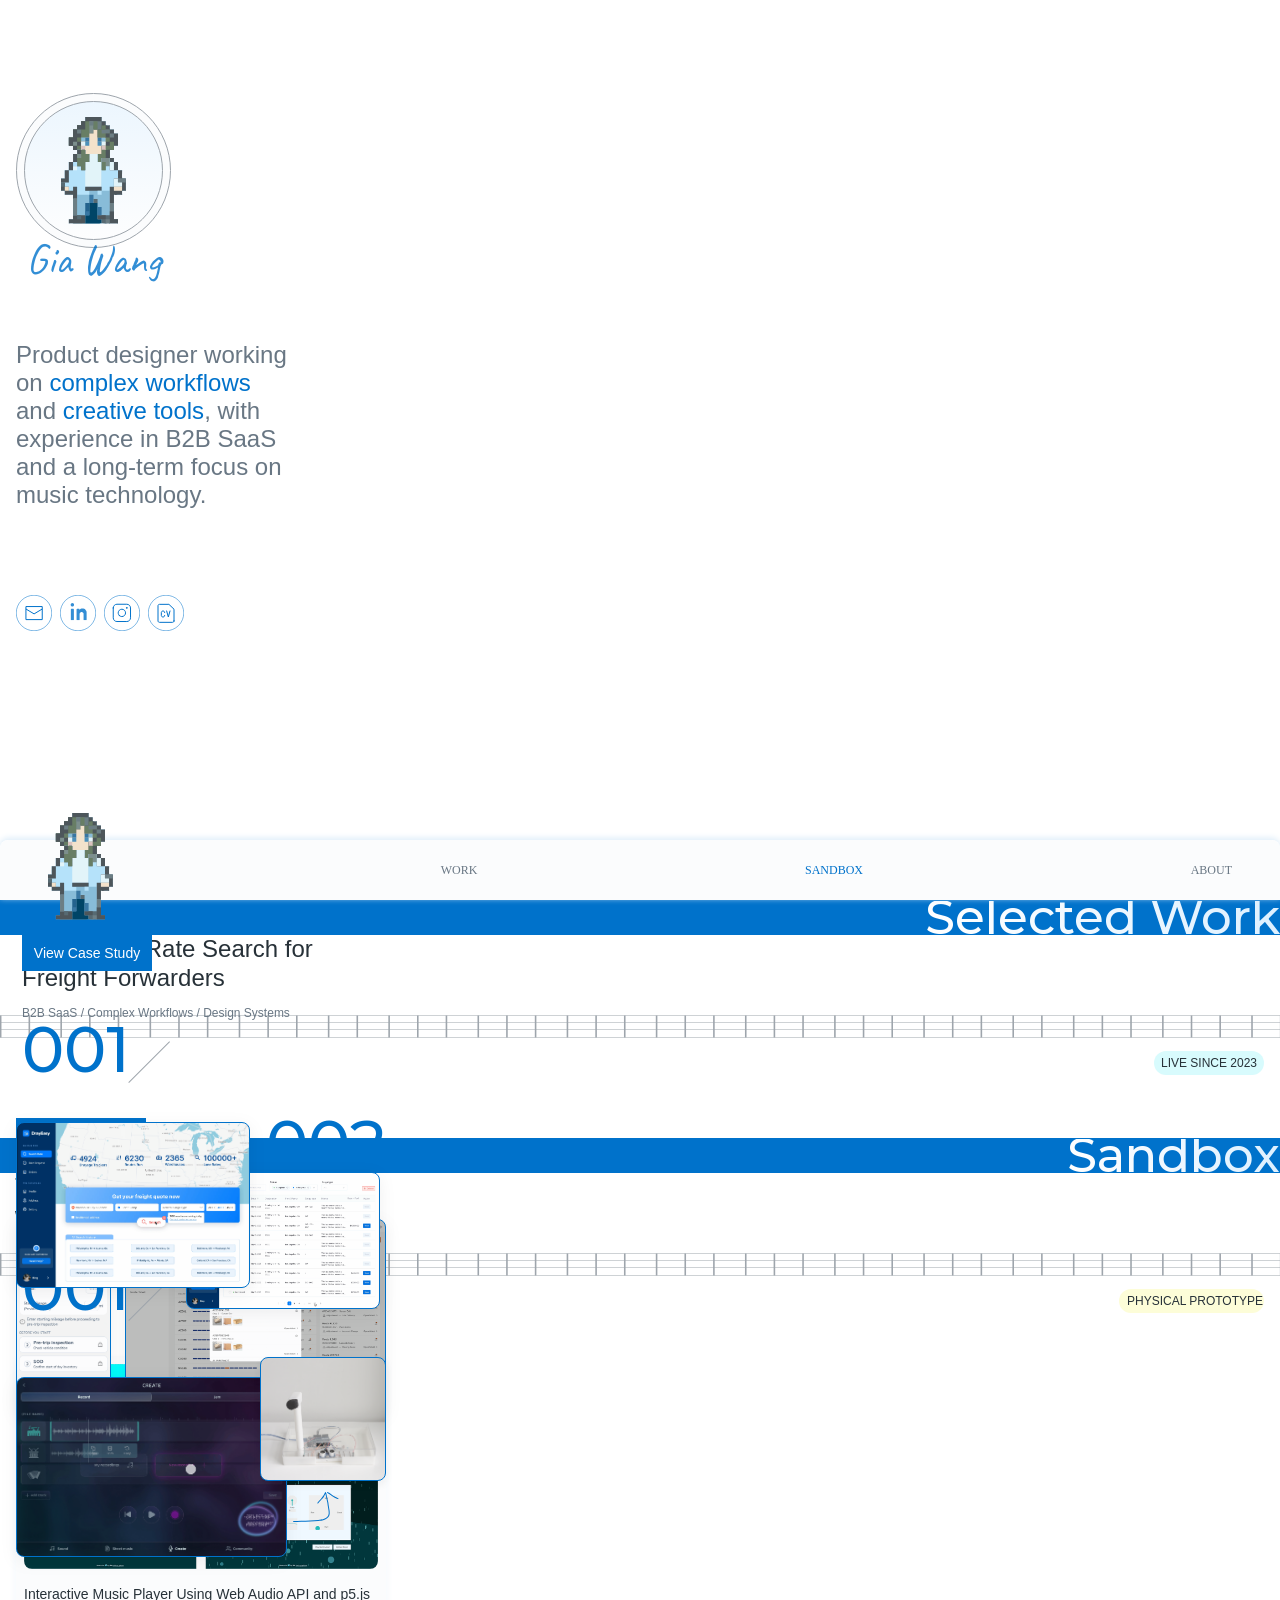
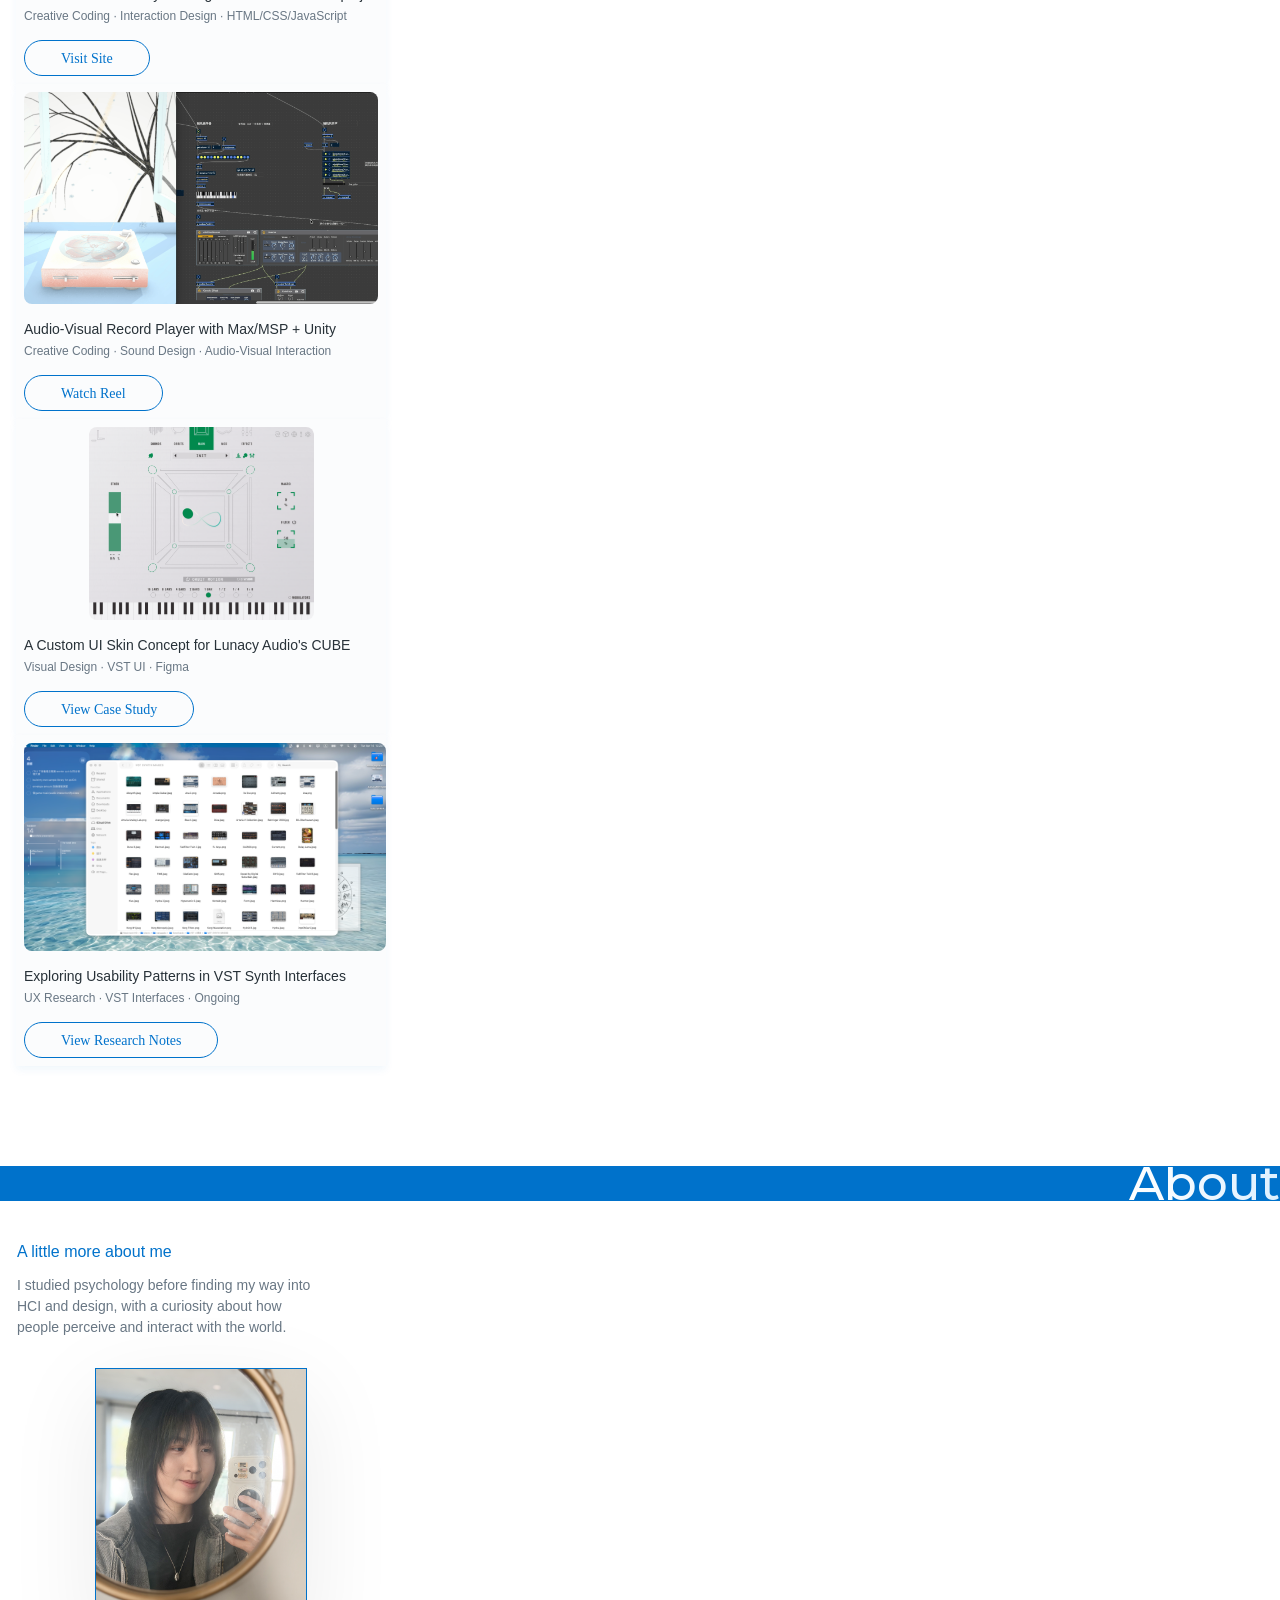
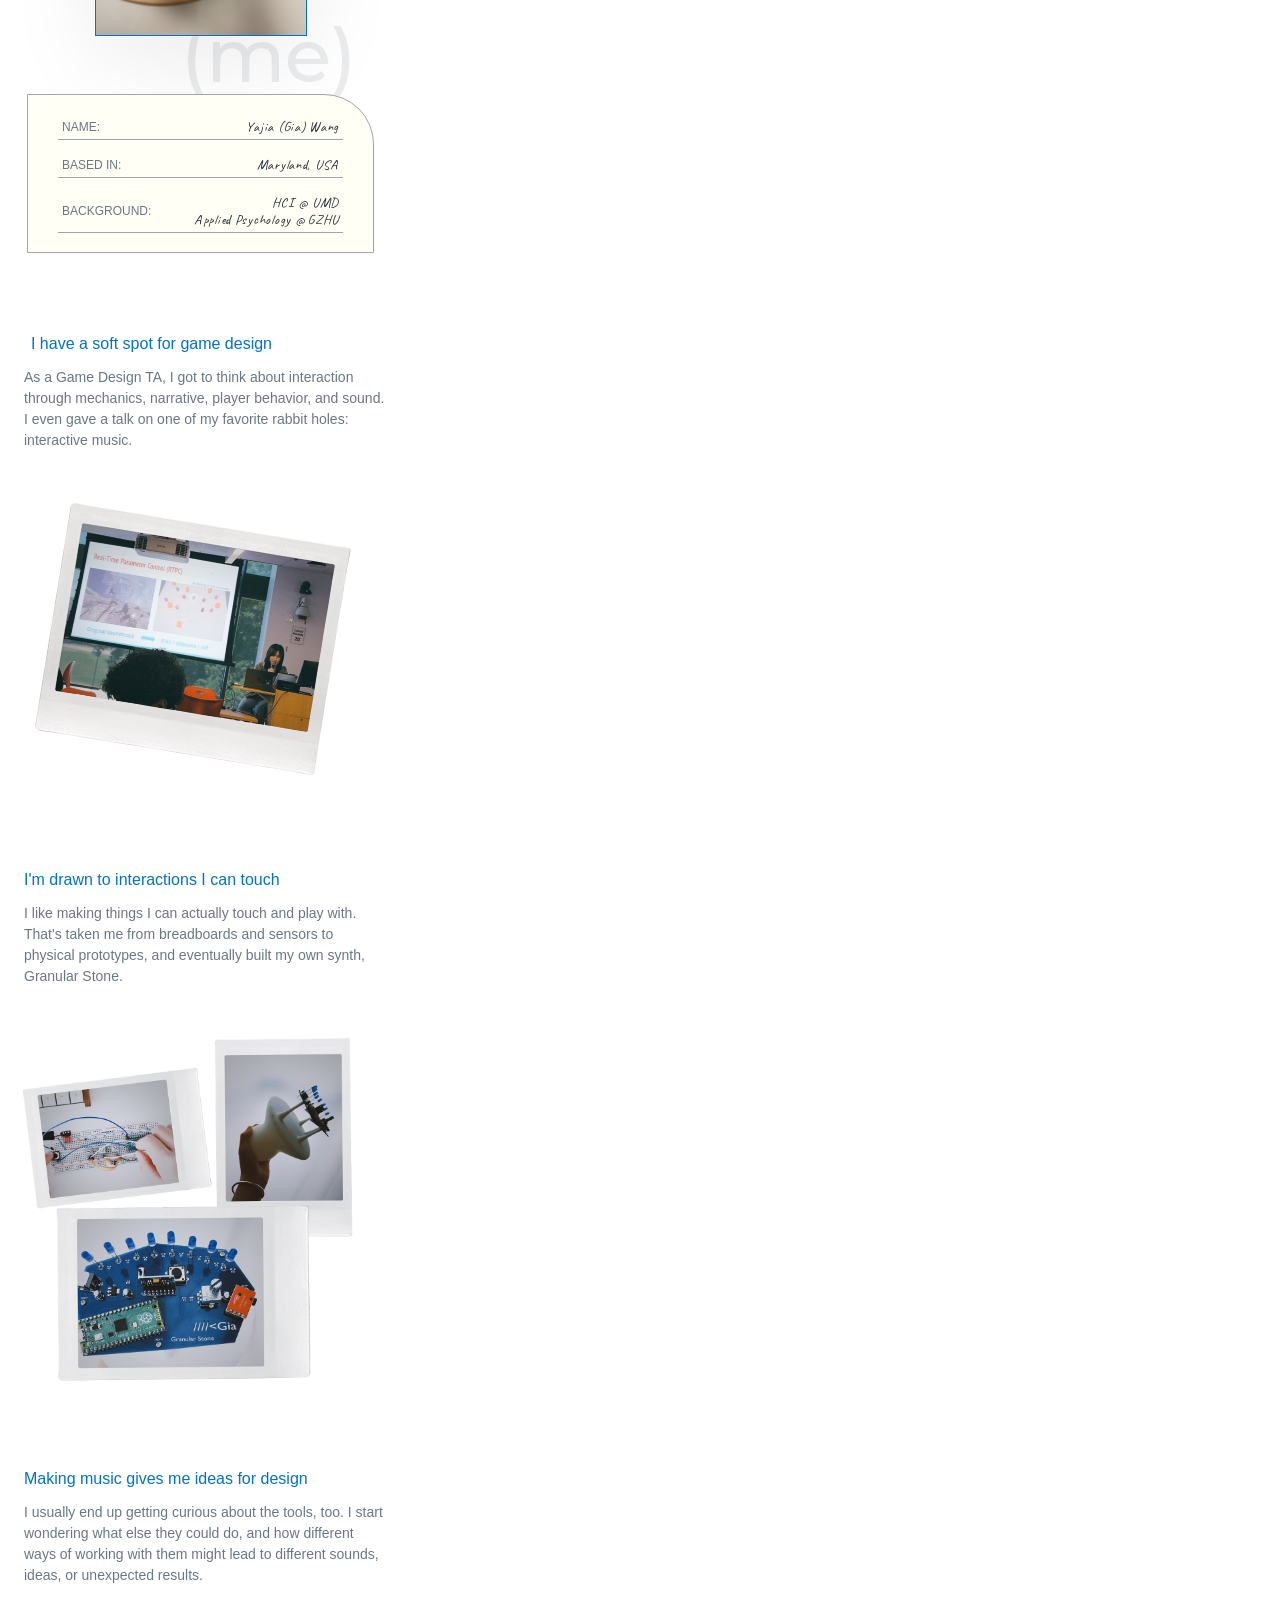
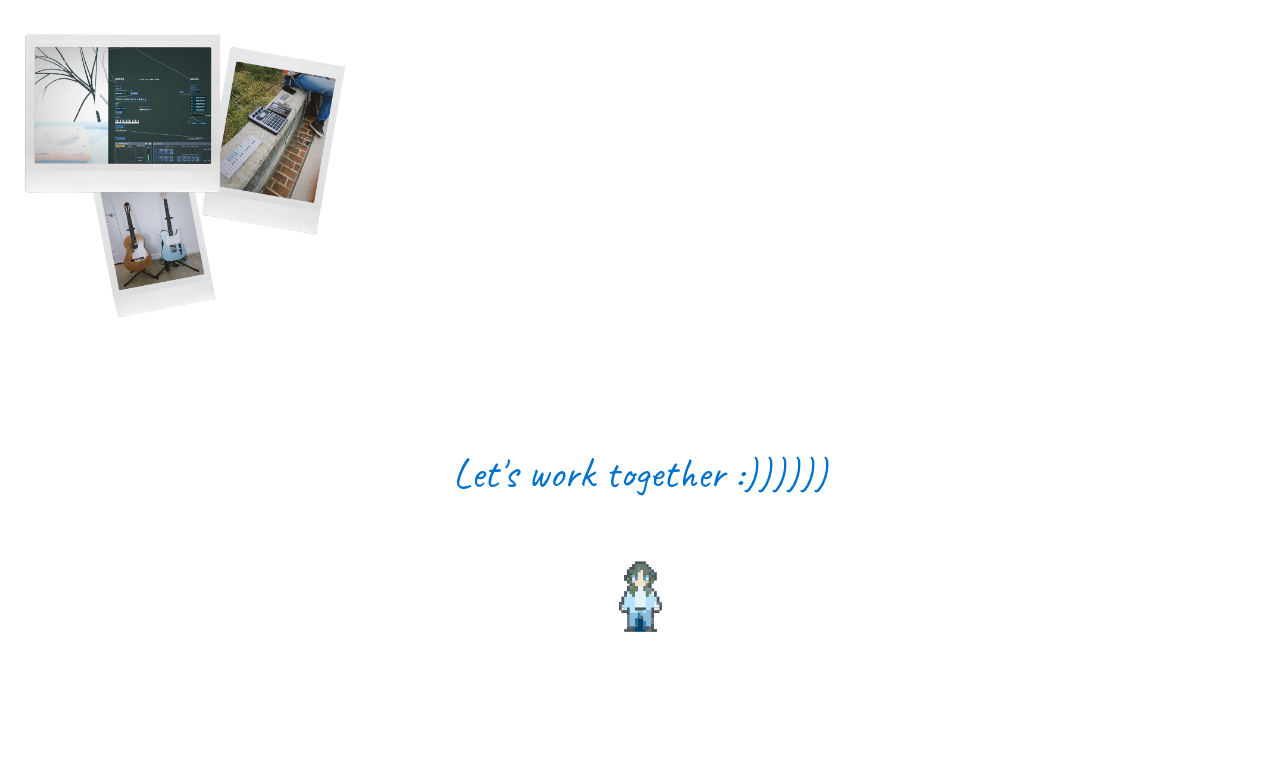
<file: public/mobile.html>
<!DOCTYPE html>
<html lang="en">
<head>
    <meta charset="UTF-8">
    <meta name="viewport" content="width=device-width, initial-scale=1.0">
    <!-- content.css 提供全站设计 token(:root 里的颜色/字体变量)，
         跟 index.html 加载它是同一个理由——不重复定义一遍颜色/字体栈。
         桌面版 Work/Sandbox/About 那些卡片/banner 组件规则也会跟着进来，
         但移动端目前还没有自己的结构去撞名，等 Figma 稿子确定移动端
         具体标签/class 之后再看要不要收窄这个引用范围 -->
    <link rel="stylesheet" href="content.css">
    <link rel="stylesheet" href="mobile.css">
    <!-- 字体不再外链 Google Fonts：Montserrat 500 和 Caveat 的 latin 子集已经
         自托管在 assets/fonts/ 下，由 content.css 里的两条 @font-face 引用。
         原来那条 <link rel="stylesheet"> 是渲染阻塞的，而 fonts.googleapis.com
         在中国大陆被屏蔽，大陆访客要等它超时才看得到内容。Monda 一并去掉了，
         全站没有任何 font-family 引用过它。 -->
    <title>Gia Wang - Product Designer</title>
    <script src="analytics.js"></script>
</head>
<body>

<!-- 首屏：头像 + 签名 + 简介 + 社交图标，按 402×874(iPhone 15/17)画布的
     精确规格实现。底部导航栏(含像素小人进场动效/滚动高亮/点击跳转)见
     文件末尾 <nav> 和 mobile.js -->
<main class="mobile-home">
    <div class="hero">
        <img class="hero-avatar" src="assets/images/icons/logo_mobile.svg" alt="Gia Wang">

        <p class="hero-signature">Gia Wang</p>

        <!-- 手动固定断行（设计稿六行），不依赖容器宽度自动换行——
             402px 基准下量过，每行实际渲染宽度都在 292px 容器内，不会
             再被动换出第七行。更窄屏幕(比如 375px 的 iPhone SE)这套
             断行不一定还成立，留到后面单独处理 -->
        <p class="hero-bio">Product designer working<br>
            on <span class="highlight">complex workflows</span><br>
            and <span class="highlight">creative tools</span>, with<br>
            experience in B2B SaaS<br>
            and a long-term focus on<br>
            music technology.</p>

        <div class="hero-social">
            <a class="hero-social-link" id="emailLink" href="mailto:yajiawang@outlook.com" aria-label="Email">
                <img src="assets/images/icons/email_mobile.svg" alt="Email">
            </a>
            <a class="hero-social-link" href="https://www.linkedin.com/in/yajia-wang-88b97326a" target="_blank" rel="noopener noreferrer" aria-label="LinkedIn">
                <img src="assets/images/icons/LinkedIn_mobile.svg" alt="LinkedIn">
            </a>
            <a class="hero-social-link" href="https://www.instagram.com/giaovis_/" target="_blank" rel="noopener noreferrer" aria-label="Instagram">
                <img src="assets/images/icons/instagram_mobile.svg" alt="Instagram">
            </a>
            <a class="hero-social-link" href="https://drive.google.com/file/d/1-Kuze-pozkTk1fZhq8jLPiIY25FQDCHn/view?usp=share_link" target="_blank" rel="noopener noreferrer" aria-label="Resume">
                <img src="assets/images/icons/resume_mobile.svg" alt="Resume">
            </a>
        </div>
    </div>

    <!-- Selected Work —— 001 · DrayEasy。已经接上 case-overlay.js（见
         <head> 里的 <script>），data-case-study="drayeasy" 是点击委托
         匹配用的属性，href 指向 drayeasy.html 是脚本没加载成功时的
         退化兜底跳转——两边逻辑跟桌面端 content.html 的同一个按钮完全
         一致，不是另外写的一套。不再是 data-case-study-ready="false"，
         mobile.js 自己那份 Coming Soon 弹窗的触发器集合(document.
         querySelectorAll('[data-case-study-ready="false"]'))查询时不会
         再选中这个按钮 -->
    <div class="mobile-section-banner" id="work-banner">
        <h2 class="mobile-section-banner-title">Selected Work</h2>
    </div>

    <div class="mobile-project-card">
        <div class="mobile-project-number">001</div>
        <span class="mobile-status-tag"><span class="mobile-status-tag-text">LIVE SINCE 2023</span></span>
        <!-- 连接线的精确锚点这次没有参考图可对，是照桌面端"rotate(-45deg)+
             transform-origin:bottom left"同一套技术方案自己推的，left/top
             数值等视觉确认后可能要调 -->
        <span class="mobile-connector-line" aria-hidden="true"></span>

        <!-- 两张图片外包一层 .mobile-project-visual，整体用 transform:scale()
             缩放，不各自独立缩放——保证组内相对位置/-64px 重叠比例
             不会跟着视口宽度跑掉，具体算法见 mobile.css 里的注释 -->
        <div class="mobile-project-visual">
            <div class="mobile-project-img-1"></div>
            <div class="mobile-project-img-2"></div>
        </div>

        <div class="mobile-project-title-group">
            <h3 class="mobile-project-title">Simplifying Rate Search for Freight Forwarders</h3>
            <p class="mobile-project-subtitle">B2B SaaS   /  Complex Workflows  /  Design Systems</p>
        </div>

        <a class="mobile-view-case-study-btn" href="drayeasy.html" data-case-study="drayeasy">
            <span class="mobile-view-case-study-btn-text">View Case Study</span>
        </a>
    </div>

    <!-- 完整 SVG（4 条横线 + 44 条竖线，数过了跟你贴的代码行数对得上）
         照你补发的代码原样贴的，没有再自己改动坐标 -->
    <div class="mobile-project-divider" aria-hidden="true">
        <svg viewBox="0 0 402 23" preserveAspectRatio="none" fill="none" xmlns="http://www.w3.org/2000/svg">
            <line x1="2.18557e-08" y1="0.25" x2="402" y2="0.250035" stroke="#9EA5AC" stroke-width="0.5"/>
            <line x1="5.42624e-08" y1="7.5" x2="402" y2="7.50001" stroke="#9EA5AC" stroke-width="0.5"/>
            <line x1="5.42624e-08" y1="14.75" x2="402" y2="14.75" stroke="#9EA5AC" stroke-width="0.5"/>
            <line x1="5.42624e-08" y1="22.25" x2="402" y2="22.25" stroke="#9EA5AC" stroke-width="0.5"/>
            <line x1="9.21094" y1="0.5" x2="9.21094" y2="22.5" stroke="#9EA5AC" stroke-width="0.5"/>
            <line x1="0.210938" y1="0.5" x2="0.210939" y2="22.5" stroke="#9EA5AC" stroke-width="0.5"/>
            <line x1="19.2109" y1="0.5" x2="19.2109" y2="22.5" stroke="#9EA5AC" stroke-width="0.5"/>
            <line x1="28.2109" y1="0.5" x2="28.2109" y2="22.5" stroke="#9EA5AC" stroke-width="0.5"/>
            <line x1="37.2109" y1="0.5" x2="37.2109" y2="22.5" stroke="#9EA5AC" stroke-width="0.5"/>
            <line x1="47.2109" y1="0.5" x2="47.2109" y2="22.5" stroke="#9EA5AC" stroke-width="0.5"/>
            <line x1="56.2109" y1="0.5" x2="56.2109" y2="22.5" stroke="#9EA5AC" stroke-width="0.5"/>
            <line x1="65.2109" y1="0.5" x2="65.2109" y2="22.5" stroke="#9EA5AC" stroke-width="0.5"/>
            <line x1="75.2109" y1="0.5" x2="75.2109" y2="22.5" stroke="#9EA5AC" stroke-width="0.5"/>
            <line x1="84.2109" y1="0.5" x2="84.2109" y2="22.5" stroke="#9EA5AC" stroke-width="0.5"/>
            <line x1="93.2109" y1="0.5" x2="93.2109" y2="22.5" stroke="#9EA5AC" stroke-width="0.5"/>
            <line x1="103.211" y1="0.5" x2="103.211" y2="22.5" stroke="#9EA5AC" stroke-width="0.5"/>
            <line x1="112.211" y1="0.5" x2="112.211" y2="22.5" stroke="#9EA5AC" stroke-width="0.5"/>
            <line x1="122.211" y1="0.5" x2="122.211" y2="22.5" stroke="#9EA5AC" stroke-width="0.5"/>
            <line x1="131.211" y1="0.5" x2="131.211" y2="22.5" stroke="#9EA5AC" stroke-width="0.5"/>
            <line x1="140.211" y1="0.5" x2="140.211" y2="22.5" stroke="#9EA5AC" stroke-width="0.5"/>
            <line x1="150.211" y1="0.5" x2="150.211" y2="22.5" stroke="#9EA5AC" stroke-width="0.5"/>
            <line x1="159.211" y1="0.5" x2="159.211" y2="22.5" stroke="#9EA5AC" stroke-width="0.5"/>
            <line x1="168.211" y1="0.5" x2="168.211" y2="22.5" stroke="#9EA5AC" stroke-width="0.5"/>
            <line x1="178.211" y1="0.5" x2="178.211" y2="22.5" stroke="#9EA5AC" stroke-width="0.5"/>
            <line x1="187.211" y1="0.5" x2="187.211" y2="22.5" stroke="#9EA5AC" stroke-width="0.5"/>
            <line x1="196.211" y1="0.5" x2="196.211" y2="22.5" stroke="#9EA5AC" stroke-width="0.5"/>
            <line x1="206.211" y1="0.5" x2="206.211" y2="22.5" stroke="#9EA5AC" stroke-width="0.5"/>
            <line x1="215.211" y1="0.5" x2="215.211" y2="22.5" stroke="#9EA5AC" stroke-width="0.5"/>
            <line x1="224.211" y1="0.5" x2="224.211" y2="22.5" stroke="#9EA5AC" stroke-width="0.5"/>
            <line x1="234.211" y1="0.5" x2="234.211" y2="22.5" stroke="#9EA5AC" stroke-width="0.5"/>
            <line x1="243.211" y1="0.5" x2="243.211" y2="22.5" stroke="#9EA5AC" stroke-width="0.5"/>
            <line x1="252.211" y1="0.5" x2="252.211" y2="22.5" stroke="#9EA5AC" stroke-width="0.5"/>
            <line x1="262.211" y1="0.5" x2="262.211" y2="22.5" stroke="#9EA5AC" stroke-width="0.5"/>
            <line x1="271.211" y1="0.5" x2="271.211" y2="22.5" stroke="#9EA5AC" stroke-width="0.5"/>
            <line x1="280.211" y1="0.5" x2="280.211" y2="22.5" stroke="#9EA5AC" stroke-width="0.5"/>
            <line x1="290.211" y1="0.5" x2="290.211" y2="22.5" stroke="#9EA5AC" stroke-width="0.5"/>
            <line x1="299.211" y1="0.5" x2="299.211" y2="22.5" stroke="#9EA5AC" stroke-width="0.5"/>
            <line x1="308.211" y1="0.5" x2="308.211" y2="22.5" stroke="#9EA5AC" stroke-width="0.5"/>
            <line x1="318.211" y1="0.5" x2="318.211" y2="22.5" stroke="#9EA5AC" stroke-width="0.5"/>
            <line x1="327.211" y1="0.5" x2="327.211" y2="22.5" stroke="#9EA5AC" stroke-width="0.5"/>
            <line x1="337.211" y1="0.5" x2="337.211" y2="22.5" stroke="#9EA5AC" stroke-width="0.5"/>
            <line x1="346.211" y1="0.5" x2="346.211" y2="22.5" stroke="#9EA5AC" stroke-width="0.5"/>
            <line x1="355.211" y1="0.5" x2="355.211" y2="22.5" stroke="#9EA5AC" stroke-width="0.5"/>
            <line x1="365.211" y1="0.5" x2="365.211" y2="22.5" stroke="#9EA5AC" stroke-width="0.5"/>
            <line x1="374.211" y1="0.5" x2="374.211" y2="22.5" stroke="#9EA5AC" stroke-width="0.5"/>
            <line x1="383.211" y1="0.5" x2="383.211" y2="22.5" stroke="#9EA5AC" stroke-width="0.5"/>
            <line x1="393.211" y1="0.5" x2="393.211" y2="22.5" stroke="#9EA5AC" stroke-width="0.5"/>
            <line x1="402.211" y1="0.5" x2="402.211" y2="22.5" stroke="#9EA5AC" stroke-width="0.5"/>
        </svg>
    </div>

    <!-- Selected Work —— 002 · MobileConductor。跟 001 左右镜像：编号+
         斜线在右，图片+文字在左（桌面端 content.html 里 project-card--mirror
         就是这个镜像关系，这里手机端沿用同一套素材/文案） -->
    <div class="project-card--002">
        <div class="project-002-images">
            <div class="project-002-img-mobile"></div>
            <div class="project-002-img-dashboard"></div>
        </div>

        <!-- 数字+斜线+标签打包成两层组：先是"数字+斜线"一组，再跟
             标签一起打包成外层组，整组用 transform:scale() 响应式
             缩放，内部相对位置不会散开。换算过程见 mobile.css 里
             .project-002-header-group 旁边的注释 -->
        <div class="project-002-header-group">
            <div class="project-002-number-group">
                <span class="project-002-line" aria-hidden="true"></span>
                <div class="project-002-number">002</div>
            </div>
            <span class="project-002-tag"><span class="project-002-tag-text">HANDED OFF · 2026</span></span>
        </div>

        <div class="project-002-title-group">
            <h3 class="project-002-title">Rethinking Delivery Workflows for Drivers</h3>
            <p class="project-002-subtitle">Handheld Interface  /  Configurable Workflows  /  Design System  /  B2B SaaS</p>
        </div>

        <a class="project-002-btn" href="#" data-case-study-ready="false">
            <span class="project-002-btn-text">View Case Study</span>
        </a>
    </div>

    <!-- Sandbox banner——跟上面 Selected Work banner 复用同一套
         .mobile-section-banner(-title) 样式，只有文字内容不一样。
         额外加了 --sandbox 修饰类给 100px 顶部间距，不影响 Selected
         Work 那个 banner（两者共用基础类，间距只加在这一个上） -->
    <div class="mobile-section-banner mobile-section-banner--sandbox" id="sandbox-banner">
        <h2 class="mobile-section-banner-title">Sandbox</h2>
    </div>

    <!-- Sandbox —— 001 · Beyond Fingers。数字/连接线/标题组/按钮直接
         复用 Selected Work 001 那套 class 和间距，不重新定义；只有
         状态标签换了颜色修饰类(黄)和文案，图片区整个换成新的"大图+
         右上角小图+手绘箭头"布局，不是 001/002 那种并排双图 -->
    <div class="sandbox-001-card">
        <div class="mobile-project-number">001</div>
        <span class="status-tag--physical-prototype"><span class="tag-text">PHYSICAL PROTOTYPE</span></span>
        <span class="mobile-connector-line" aria-hidden="true"></span>

        <div class="sandbox-001-image-group">
            <div class="sandbox-001-img-main"></div>
            <div class="sandbox-001-img-detail"></div>
            <div class="sandbox-001-cursor-icon" aria-hidden="true">
                <svg width="46" height="30" viewBox="0 0 46 30" fill="none" xmlns="http://www.w3.org/2000/svg">
                    <path d="M32.4111 0.0778915C32.6873 0.0778915 32.9111 0.301749 32.9111 0.577892C32.9111 0.630008 32.902 0.681067 32.8926 0.724376C33.1087 0.747965 33.2922 0.909603 33.3311 1.13453C33.7605 3.62922 33.9693 4.39227 34.1484 5.18238L34.1514 5.19313C34.311 5.97377 34.4974 6.80679 34.7041 7.71754L35.3779 10.7107L35.3877 10.7791C35.4858 12.0423 35.6838 13.3295 35.8984 14.6043C36.1118 15.8714 36.3435 17.1385 36.502 18.3269C36.6605 19.5163 36.7502 20.6605 36.6719 21.697C36.5934 22.7345 36.3451 23.6966 35.7998 24.4959C34.9577 25.7302 33.0877 27.362 30.209 28.2146C29.2783 28.4903 27.4576 28.7317 25.1748 28.9431C22.8739 29.1562 20.0535 29.3423 17.0889 29.4959C11.1592 29.8029 4.63396 29.9798 0.5 29.9802C0.224126 29.9802 0.000424242 29.757 2.99881e-09 29.4812C-2.99185e-05 29.2051 0.223858 28.9803 0.5 28.9802C4.6133 28.9798 11.1208 28.8032 17.0371 28.4968C19.995 28.3437 22.8007 28.1584 25.083 27.947C27.3835 27.734 29.1042 27.4986 29.9248 27.2556C32.5935 26.4652 34.2675 24.9673 34.9736 23.9324C35.3866 23.327 35.6043 22.5549 35.6748 21.6218C35.7454 20.6877 35.666 19.6233 35.5107 18.4588C35.3553 17.293 35.1289 16.0582 34.9121 14.7703C34.6984 13.501 34.4961 12.1894 34.3936 10.8904C33.9236 8.75191 33.4894 6.95143 33.1709 5.39332V5.39234C33.0062 4.66737 32.8113 3.93205 32.4385 1.82399C32.1769 2.37412 31.7926 3.1345 31.2588 4.10719C31.2535 4.11686 31.2472 4.12621 31.2412 4.13551C30.5372 5.23592 29.6179 6.36116 28.749 7.33375C27.8781 8.30861 27.0987 9.08304 25.2227 11.365C25.0473 11.5781 24.7318 11.6094 24.5186 11.4343C24.3053 11.2591 24.2741 10.9435 24.4492 10.7302C26.3428 8.42691 27.1528 7.61932 28.0029 6.66774C28.8515 5.71796 29.7274 4.64263 30.3896 3.61012C30.9502 2.58812 31.341 1.81588 31.5898 1.28492C31.715 1.01782 31.8022 0.815345 31.8574 0.675548C31.8852 0.605271 31.9034 0.555977 31.9131 0.525157C31.9297 0.471875 31.9111 0.508605 31.9111 0.577892C31.9111 0.301905 32.1352 0.0781445 32.4111 0.0778915ZM34.4502 0.00562591C34.5739 -0.012442 34.678 0.017993 34.709 0.0271103C34.7973 0.0531079 34.8925 0.0986389 34.9756 0.141368C35.1542 0.23329 35.4072 0.38237 35.7246 0.580821C36.3641 0.980668 37.3115 1.60875 38.5527 2.45484H38.5537C39.7549 3.27263 40.8131 3.99128 41.8008 4.5652C42.7782 5.13309 43.6605 5.54202 45.2188 6.18043C45.4742 6.28517 45.5969 6.57729 45.4922 6.83277C45.3873 7.08791 45.0952 7.20976 44.8398 7.10524C43.2642 6.45969 42.3338 6.03178 41.2988 5.43043C40.5304 4.98393 39.7255 4.45578 38.8672 3.87672L37.9902 3.28199C36.751 2.43722 35.8165 1.81751 35.1943 1.42848C34.8811 1.23264 34.658 1.10181 34.5186 1.03004C34.5054 1.02326 34.4936 1.01745 34.4834 1.01246C34.2187 0.999672 34.0079 0.783194 34.0078 0.515392C34.0079 0.412205 34.0402 0.272215 34.1533 0.156017C34.2582 0.0484335 34.3799 0.0159459 34.4502 0.00562591Z" fill="#0072CB"/>
                </svg>
            </div>
        </div>

        <div class="sandbox-001-title-group">
            <h3 class="sandbox-001-title">Touchless Control for Musicians with Mobility Constraints</h3>
            <p class="sandbox-001-subtitle">Music Tech / Accessibility / AI-assisted Voice Control</p>
        </div>

        <a class="mobile-view-case-study-btn" href="#" data-case-study-ready="false">
            <span class="mobile-view-case-study-btn-text">View Case Study</span>
        </a>
    </div>

    <!-- 分隔符：跟 Selected Work 001 后面那条一样的 .mobile-project-divider
         （方格 SVG + 上下 80px margin），标记 Sandbox 001 内容结束 -->
    <div class="mobile-project-divider" aria-hidden="true">
        <svg viewBox="0 0 402 23" preserveAspectRatio="none" fill="none" xmlns="http://www.w3.org/2000/svg">
            <line x1="2.18557e-08" y1="0.25" x2="402" y2="0.250035" stroke="#9EA5AC" stroke-width="0.5"/>
            <line x1="5.42624e-08" y1="7.5" x2="402" y2="7.50001" stroke="#9EA5AC" stroke-width="0.5"/>
            <line x1="5.42624e-08" y1="14.75" x2="402" y2="14.75" stroke="#9EA5AC" stroke-width="0.5"/>
            <line x1="5.42624e-08" y1="22.25" x2="402" y2="22.25" stroke="#9EA5AC" stroke-width="0.5"/>
            <line x1="9.21094" y1="0.5" x2="9.21094" y2="22.5" stroke="#9EA5AC" stroke-width="0.5"/>
            <line x1="0.210938" y1="0.5" x2="0.210939" y2="22.5" stroke="#9EA5AC" stroke-width="0.5"/>
            <line x1="19.2109" y1="0.5" x2="19.2109" y2="22.5" stroke="#9EA5AC" stroke-width="0.5"/>
            <line x1="28.2109" y1="0.5" x2="28.2109" y2="22.5" stroke="#9EA5AC" stroke-width="0.5"/>
            <line x1="37.2109" y1="0.5" x2="37.2109" y2="22.5" stroke="#9EA5AC" stroke-width="0.5"/>
            <line x1="47.2109" y1="0.5" x2="47.2109" y2="22.5" stroke="#9EA5AC" stroke-width="0.5"/>
            <line x1="56.2109" y1="0.5" x2="56.2109" y2="22.5" stroke="#9EA5AC" stroke-width="0.5"/>
            <line x1="65.2109" y1="0.5" x2="65.2109" y2="22.5" stroke="#9EA5AC" stroke-width="0.5"/>
            <line x1="75.2109" y1="0.5" x2="75.2109" y2="22.5" stroke="#9EA5AC" stroke-width="0.5"/>
            <line x1="84.2109" y1="0.5" x2="84.2109" y2="22.5" stroke="#9EA5AC" stroke-width="0.5"/>
            <line x1="93.2109" y1="0.5" x2="93.2109" y2="22.5" stroke="#9EA5AC" stroke-width="0.5"/>
            <line x1="103.211" y1="0.5" x2="103.211" y2="22.5" stroke="#9EA5AC" stroke-width="0.5"/>
            <line x1="112.211" y1="0.5" x2="112.211" y2="22.5" stroke="#9EA5AC" stroke-width="0.5"/>
            <line x1="122.211" y1="0.5" x2="122.211" y2="22.5" stroke="#9EA5AC" stroke-width="0.5"/>
            <line x1="131.211" y1="0.5" x2="131.211" y2="22.5" stroke="#9EA5AC" stroke-width="0.5"/>
            <line x1="140.211" y1="0.5" x2="140.211" y2="22.5" stroke="#9EA5AC" stroke-width="0.5"/>
            <line x1="150.211" y1="0.5" x2="150.211" y2="22.5" stroke="#9EA5AC" stroke-width="0.5"/>
            <line x1="159.211" y1="0.5" x2="159.211" y2="22.5" stroke="#9EA5AC" stroke-width="0.5"/>
            <line x1="168.211" y1="0.5" x2="168.211" y2="22.5" stroke="#9EA5AC" stroke-width="0.5"/>
            <line x1="178.211" y1="0.5" x2="178.211" y2="22.5" stroke="#9EA5AC" stroke-width="0.5"/>
            <line x1="187.211" y1="0.5" x2="187.211" y2="22.5" stroke="#9EA5AC" stroke-width="0.5"/>
            <line x1="196.211" y1="0.5" x2="196.211" y2="22.5" stroke="#9EA5AC" stroke-width="0.5"/>
            <line x1="206.211" y1="0.5" x2="206.211" y2="22.5" stroke="#9EA5AC" stroke-width="0.5"/>
            <line x1="215.211" y1="0.5" x2="215.211" y2="22.5" stroke="#9EA5AC" stroke-width="0.5"/>
            <line x1="224.211" y1="0.5" x2="224.211" y2="22.5" stroke="#9EA5AC" stroke-width="0.5"/>
            <line x1="234.211" y1="0.5" x2="234.211" y2="22.5" stroke="#9EA5AC" stroke-width="0.5"/>
            <line x1="243.211" y1="0.5" x2="243.211" y2="22.5" stroke="#9EA5AC" stroke-width="0.5"/>
            <line x1="252.211" y1="0.5" x2="252.211" y2="22.5" stroke="#9EA5AC" stroke-width="0.5"/>
            <line x1="262.211" y1="0.5" x2="262.211" y2="22.5" stroke="#9EA5AC" stroke-width="0.5"/>
            <line x1="271.211" y1="0.5" x2="271.211" y2="22.5" stroke="#9EA5AC" stroke-width="0.5"/>
            <line x1="280.211" y1="0.5" x2="280.211" y2="22.5" stroke="#9EA5AC" stroke-width="0.5"/>
            <line x1="290.211" y1="0.5" x2="290.211" y2="22.5" stroke="#9EA5AC" stroke-width="0.5"/>
            <line x1="299.211" y1="0.5" x2="299.211" y2="22.5" stroke="#9EA5AC" stroke-width="0.5"/>
            <line x1="308.211" y1="0.5" x2="308.211" y2="22.5" stroke="#9EA5AC" stroke-width="0.5"/>
            <line x1="318.211" y1="0.5" x2="318.211" y2="22.5" stroke="#9EA5AC" stroke-width="0.5"/>
            <line x1="327.211" y1="0.5" x2="327.211" y2="22.5" stroke="#9EA5AC" stroke-width="0.5"/>
            <line x1="337.211" y1="0.5" x2="337.211" y2="22.5" stroke="#9EA5AC" stroke-width="0.5"/>
            <line x1="346.211" y1="0.5" x2="346.211" y2="22.5" stroke="#9EA5AC" stroke-width="0.5"/>
            <line x1="355.211" y1="0.5" x2="355.211" y2="22.5" stroke="#9EA5AC" stroke-width="0.5"/>
            <line x1="365.211" y1="0.5" x2="365.211" y2="22.5" stroke="#9EA5AC" stroke-width="0.5"/>
            <line x1="374.211" y1="0.5" x2="374.211" y2="22.5" stroke="#9EA5AC" stroke-width="0.5"/>
            <line x1="383.211" y1="0.5" x2="383.211" y2="22.5" stroke="#9EA5AC" stroke-width="0.5"/>
            <line x1="393.211" y1="0.5" x2="393.211" y2="22.5" stroke="#9EA5AC" stroke-width="0.5"/>
            <line x1="402.211" y1="0.5" x2="402.211" y2="22.5" stroke="#9EA5AC" stroke-width="0.5"/>
        </svg>
    </div>

    <!-- Sandbox 小项目卡片，4 张。链接/素材全部对应桌面端 content.html
         的 sandbox-mini-grid（同一批项目，同一批外链和图片，不是占位）。
         .mini-card-list 统一给 4 张卡片间距(gap:36px)，紧跟在上面
         divider 后面，没有另外加 margin-top——间距已经由 divider 自己的
         margin-bottom:80px 提供了 -->
    <div class="mini-card-list">

        <!-- 1 · Vito。跟 001/002/Sandbox 001 同一个模式：卡片本身(图片+
             文字)不再是整块可点击的 <a>，改成 <div>，真正的链接收窄到
             下面新加的 .mini-card-btn 这一个按钮上——避免 <a> 嵌套 <a>
             这种无效 HTML(桌面端整张卡片是链接，靠鼠标悬浮的
             .hover-capsule 提示去哪，那套没法照搬到移动端，这次任务
             要求的是一个常驻可见的按钮，只能改成"按钮才是链接"这个
             结构)。链接地址跟按钮文案照抄桌面端 content.html 里同一张
             卡片的 data-hover-label("Visit Site")和 href，没有另外编 -->
        <div class="mini-card-wrapper">
            <div class="mini-card">
                <div class="mini-card-content">
                    <div class="mini-card-image mini-card-image--1"></div>
                    <div class="mini-card-text-group">
                        <h3 class="mini-card-title">Interactive Music Player Using Web Audio API and p5.js</h3>
                        <p class="mini-card-subtitle">Creative Coding · Interaction Design · HTML/CSS/JavaScript</p>
                    </div>
                </div>
                <a class="mini-card-btn" href="https://gia-ovis.github.io/Vito/" target="_blank" rel="noopener noreferrer">
                    <span class="mini-card-btn-text">Visit Site</span>
                </a>
            </div>
        </div>

        <!-- 2 · 冬季黑胶播放器(Max/MSP + Unity)——链接指向桌面端同一条
             Instagram reel，按钮文案照抄桌面端 data-hover-label
             ("Watch Reel") -->
        <div class="mini-card-wrapper">
            <div class="mini-card mini-card--tight">
                <div class="mini-card-content">
                    <div class="mini-card-image mini-card-image--2"></div>
                    <div class="mini-card-text-group">
                        <h3 class="mini-card-title">Audio-Visual Record Player with Max/MSP + Unity</h3>
                        <p class="mini-card-subtitle">Creative Coding · Sound Design · Audio-Visual Interaction</p>
                    </div>
                </div>
                <a class="mini-card-btn" href="https://www.instagram.com/reel/DYD_u09NNw3/?utm_source=ig_web_copy_link&igsi=MzRlODBiNWFlZA==" target="_blank" rel="noopener noreferrer">
                    <span class="mini-card-btn-text">Watch Reel</span>
                </a>
            </div>
        </div>

        <!-- 3 · CUBE 皮肤概念——链接指向桌面端同一份 Figma 设计稿。图片
             225px 宽，比 354px 的内容区窄，靠 .mini-card-content 的
             align-items:center 居中，不拉伸撑满。按钮文案照抄桌面端
             data-hover-label("View Case Study") -->
        <div class="mini-card-wrapper">
            <div class="mini-card mini-card--tight">
                <div class="mini-card-content">
                    <div class="mini-card-image mini-card-image--3"></div>
                    <div class="mini-card-text-group">
                        <h3 class="mini-card-title">A Custom UI Skin Concept for Lunacy Audio's CUBE</h3>
                        <p class="mini-card-subtitle">Visual Design · VST UI · Figma</p>
                    </div>
                </div>
                <a class="mini-card-btn" href="https://www.figma.com/design/BswklxZkvRFC18VjmNs09Z/Yajia--Gia--Wang--Copy-?node-id=653-1881&t=zza88kHSOWxKCuU7-1" target="_blank" rel="noopener noreferrer">
                    <span class="mini-card-btn-text">View Case Study</span>
                </a>
            </div>
        </div>

        <!-- 4 · VST 可用性研究——链接指向桌面端同一份研究笔记表格。
             结构跟前三张不一样：图片直接是 .mini-card 的子节点，跟
             .mini-card-text-group 平级，不嵌套在 .mini-card-content 里
             （这张没有 .mini-card-content 这一层）。按钮文案照抄桌面端
             data-hover-label("View Research Notes") -->
        <div class="mini-card-wrapper">
            <div class="mini-card">
                <div class="mini-card-image mini-card-image--4"></div>
                <div class="mini-card-text-group">
                    <h3 class="mini-card-title">Exploring Usability Patterns in VST Synth Interfaces</h3>
                    <p class="mini-card-subtitle">UX Research · VST Interfaces · Ongoing</p>
                </div>
                <a class="mini-card-btn" href="https://docs.google.com/spreadsheets/d/13vmyqoT7Q6PUmWebFtESFjtcGL_eF5Epsf1vRLwVhtI/edit?usp=sharing" target="_blank" rel="noopener noreferrer">
                    <span class="mini-card-btn-text">View Research Notes</span>
                </a>
            </div>
        </div>

    </div>

    <!-- About banner——复用 Selected Work/Sandbox 的同一套
         .mobile-section-banner(-title)，只换文字。--about 修饰类给
         100px 顶部间距，接在 Sandbox 第四张小卡片(VST 研究)后面 -->
    <div class="mobile-section-banner mobile-section-banner--about" id="about-banner">
        <h2 class="mobile-section-banner-title">About</h2>
    </div>

    <!-- About 第一部分：标题+正文、照片、"(me)" 装饰大字、信息卡片。
         文案/素材跟桌面端 content.html 的 About 卡片1一致(标题、正文、
         selfie.png、NAME/BASED IN/BACKGROUND 三行内容全部逐字核对过) -->
    <div class="about-section">
        <h3 class="about-title">A little more about me</h3>
        <p class="about-body">I studied psychology before finding my way into HCI and design, with a curiosity about how people perceive and interact with the world.</p>

        <!-- 照片+"(me)"+信息卡片打包成一个整体——三者是一体的构图，
             只在视口窄于 402px 基准时才整体等比例缩小，402px 及以上
             维持原始尺寸不放大，跟页面其它内容(会跟着变宽视口放大)
             不是同一条规则，具体算法见 mobile.css 里 .about-photo-group
             旁边的注释 -->
        <div class="about-photo-group">
            <div class="about-photo"></div>

            <div class="about-me-decoration" aria-hidden="true">(me)</div>

            <div class="about-info-card">
                <div class="about-info-row">
                    <span class="about-info-label">NAME:</span>
                    <span class="about-info-value">Yajia (Gia) Wang</span>
                </div>
                <div class="about-info-row">
                    <span class="about-info-label">BASED IN:</span>
                    <span class="about-info-value">Maryland, USA</span>
                </div>
                <div class="about-info-row">
                    <span class="about-info-label">BACKGROUND:</span>
                    <span class="about-info-value">HCI @ UMD<br>Applied Psychology @ GZHU</span>
                </div>
            </div>
        </div>
    </div>

    <!-- About 第二部分——跟第一部分不同，这里是 .about-section 的
         下一个兄弟节点，不是嵌套在它里面，靠文档流 + margin 接续
         （原因见 mobile.css 里的注释）。文案/素材对应桌面端
         content.html 的 About 卡片2 -->
    <h3 class="about-gamedesign-title">I have a soft spot for game design</h3>
    <p class="about-gamedesign-body">As a Game Design TA, I got to think about interaction through mechanics, narrative, player behavior, and sound. I even gave a talk on one of my favorite rabbit holes: interactive music.</p>
    <!-- 外层容器不旋转，只占位/定位/响应式缩放；图片在容器正中央旋转，
         容器尺寸已经按旋转后的外接矩形算过，不会有边角甩出容器范围 -->
    <div class="about-gamedesign-image-wrap">
        <div class="about-gamedesign-image"></div>
    </div>

    <!-- About 第三部分。结构跟第二部分完全一样，文案/素材对应桌面端
         content.html 的 About 卡片3 -->
    <h3 class="about-touch-title">I'm drawn to interactions I can touch</h3>
    <p class="about-touch-body">I like making things I can actually touch and play with. That's taken me from breadboards and sensors to physical prototypes, and eventually built my own synth, Granular Stone.</p>
    <img class="about-touch-image" src="assets/images/about/hardwares.png" alt="Collage of hardware prototyping photos: breadboard wiring, an early Granular Stone form study, and the finished Granular Stone board">

    <!-- About 第四部分。结构跟第二部分完全一样，文案/素材对应桌面端
         content.html 的 About 卡片4 -->
    <h3 class="about-music-title">Making music gives me ideas for design</h3>
    <p class="about-music-body">I usually end up getting curious about the tools, too. I start wondering what else they could do, and how different ways of working with them might lead to different sounds, ideas, or unexpected results.</p>
    <img class="about-music-image" src="assets/images/about/music.png" alt="Collage of music-making photos: a synth screen with a turntable, playing a synth outdoors, and an acoustic and electric guitar">

    <!-- About 页面收尾："Let's work together" + 像素小人，接在小节四
         之后，跟前面几个小节一样是文档流里的下一个兄弟 -->
    <div class="about-closing">
        <p class="about-closing-text">Let's work together :))))))</p>
        <div class="about-closing-pixel" aria-hidden="true"></div>
    </div>
</main>

<!-- 底部导航栏：position:fixed + bottom:0，滚动时始终贴底。
     WORK/SANDBOX/ABOUT 的 href 指向对应 banner 的真实 id 锚点，作为
     JS 失效时(scrollIntoView 平滑滚动靠 mobile.js 里的点击监听做，
     href 本身是原生锚点跳转兜底)的后备行为。像素小人按钮复用首页
     彩蛋同一份素材(assets/images/icons/pixel gia.svg)，点击回到首屏，
     进场/退场动效和"当前 section 高亮"逻辑都在 mobile.js 里。

     像素小人是 .mobile-nav 的第一个 flex 子元素，WORK/SANDBOX/ABOUT
     包在 .mobile-nav-links 里作为第二个子元素——排查退场"卡顿回弹"
     那次任务发现，让小人跟 WORK/SANDBOX/ABOUT 四个平级、共用同一个
     justify-content:space-between 有个数学上绕不开的死结：space-between
     是按"有几个 flex 子项"分配间隙的，哪怕小人 width:0，只要它还是这
     四项之一，space-between 依然会在它跟 WORK 之间分配一份跟其它间隙
     等大的空隙(实测 402px 基准下这份"幽灵间隙"有 56.94px)，跟"小人整个
     从 DOM/flex 布局里消失"(display:none)时的零间隙不是同一个值——
     之前用 width 动画到 0 之后再切 display:none 兜底首屏空白，这两个
     状态之间存在这个 56.94px 的落差，display 切换本身又没有过渡动画，
     退场动画播完的最后一刻就会看见 WORK "唰"地跳一下，这就是"卡顿
     回弹"的真正原因。
     现在把 WORK/SANDBOX/ABOUT 拆到 .mobile-nav-links 单独一层，它们
     仨的 space-between 只在这个子层内部计算，跟外层小人是否存在完全
     无关；.mobile-nav 自己不用 space-between，小人和 .mobile-nav-links
     是两个普通的 flex 子项按顺序排列，.mobile-nav-links 用 flex:1
     吃掉剩余全部宽度，紧贴在小人右边——小人 width:0 时两者之间零间隙，
     跟"小人整个不存在"时的布局完全一致，不再需要 display:none 兜底，
     进场/退场从头到尾只是同一组 CSS 属性(width/opacity/column-gap/
     内部 img 的 translateX)在两个值之间来回过渡，没有任何非连续的
     跳变，细节见 mobile.css 里的注释 -->
<nav class="mobile-nav">
    <button class="mobile-nav-pixel" type="button" aria-label="Back to top">
        <img src="assets/images/icons/pixel gia.svg" alt="" aria-hidden="true">
    </button>
    <div class="mobile-nav-links">
        <a class="mobile-nav-item" href="#work-banner" data-nav-target="work-banner">WORK</a>
        <a class="mobile-nav-item" href="#sandbox-banner" data-nav-target="sandbox-banner">SANDBOX</a>
        <a class="mobile-nav-item" href="#about-banner" data-nav-target="about-banner">ABOUT</a>
    </div>
</nav>

<!-- 桌面端专属的 fog.js / overlay.js / debug-panel.js / grid.js /
     about.js / content.js / script.js 一律不引入——这些要么依赖 #stage
     那套窗户 DOM 结构，要么是纯桌面调试工具，移动端用不上，引入了也是
     白白增加加载体积。case-overlay.js 是例外：它完全不依赖 overlay.js/
     #stage，本来就是按"两种宿主页面各自独立工作"设计的（原来是
     content.html 独立访问 vs 被 index.html clone 进第一层浮层，现在
     mobile.html 是第三种），接上就能在这个页面单独工作，不需要先有
     #overlayBody 或者 fog.js 那套东西 -->
<script src="case-overlay.js"></script>
<script src="copy-email.js"></script>
<script src="mobile.js"></script>

</body>
</html>
</file>
<file: public/style.css>
* { box-sizing: border-box; margin: 0; padding: 0; }
html, body { width: 100%; height: 100%; overflow: hidden; }

/* ============================================================
   比例换算表　分母：横 1672　纵 941
   ============================================================ */
:root {
    --col-side:  13.2775%;   /* 222 / 1672 */
    --col-sash:  27.2727%;   /* 456 / 1672 */
    --col-mid:   18.8995%;   /* 316 / 1672 */

    --row-top:    4.8884%;   /*  46 / 941 */
    --row-band:  86.9288%;   /* 818 / 941 */
    --row-sill:   8.1828%;   /*  77 / 941 */

    --frame:      #CADAE6;
    --frame-edge: #A1BACA;

    /* 图标：固定原尺寸，不随视口缩放。
       --avatar-size 现在只有窄屏（见 @media 里的覆盖值）在用，
       桌面版头像尺寸跟随画布的 %，见下面 --avatar-width / --pixel-avatar-width */
    --avatar-size: 155px;
    /* social-link 图标：原来是写死 50px，现在改成 vw——用 vw 不用 %，
       是因为这个变量会被 .social-links（grid track）、.social-link、
       .icon-content 等好几层不同 containing block 的元素消费，vw 不受
       各自 containing block 影响，跟 --avatar-width-vw 是同一个理由。
       50/1672=2.9904vw，跟画布整体缩放系统（全站以 1672 为宽度基准）
       保持一致 */
    --icon-size:   2.9904vw;   /* 50 / 1672，1672 基准下等于 50px */
    --icon-gap:    1.0766vw;   /* 18 / 1672，1672 基准下等于 18px */

    --intro-ease: cubic-bezier(.4, 0, .2, 1);

    /* ============================================================
       收起/展开动画：四段严格顺序，互不重叠。
       收起（去掉 body.intro，即点 View my work）：
         A     0    → .25s   只有文字淡出，头像和墙体都不动
         Flip  .25s → .75s   头像绕 Y 轴翻硬币（0deg→180deg），selfie 转
                              到背面消失、像素头像转到正面出现——纯 3D
                              翻转，不再靠 opacity 交叉淡化；头像位置/
                              尺寸全程不变（画布 758/231/155×155）
         Wall  .75s → 1.35s  头像已经翻完了，墙体才开始收缩：
                              left/width 收到 286px，opacity 全程恒为 1；
                              .glass-layer 同步淡出；两侧作品卡片同步
                              淡入解模糊
         （瞬间 1.35s）        宽度动画结束的瞬间，JS 把墙体设为
                              visibility:hidden——不是淡出，是直接消失
         E     1.35s → 1.65s 社交图标 + 作品图全部同时淡入，不错峰
       展开（点 mid_panel 里的像素头像）：顺序完全反过来——
         E'    0    → .3s    图标+作品图先淡出
         Wall' .3s  → .9s    墙体 visibility 恢复，从 286px 长回 1236px
         Flip' .9s  → 1.4s   墙体展开完了，头像才翻回正面（像素→selfie）
         A'    1.4s → 1.65s  文字最后淡入
       ============================================================ */

    /* ---- 收起方向的时间点 ---- */
    --seqA-duration:    0.25s;   /* A：0 → .25s，只有文字 */
    --seqFlip-delay:    0.25s;
    --seqFlip-duration: 0.5s;    /* Flip：.25 → .75s，头像翻硬币 */
    --seqWall-delay:    0.75s;
    --seqWall-duration: 0.6s;    /* Wall：.75 → 1.35s */
    --seqE-delay:       1.35s;
    --seqE-duration:    0.3s;    /* E：1.35 → 1.65s */

    /* ---- 展开方向的时间点（顺序整个反过来） ---- */
    --revE-duration:    0.3s;    /* E'：0 → .3s，图标/作品图先淡出 */
    --revWall-delay:    0.3s;    /* Wall'：.3 → .9s（JS 同一刻恢复 visibility） */
    --revFlip-delay:    0.9s;
    --revFlip-duration: 0.5s;    /* Flip'：.9 → 1.4s，头像翻回正面 */
    --revA-delay:       1.4s;
    --revA-duration:    0.25s;   /* A'：1.4 → 1.65s */

    /* .intro-panel 几何：top/height 两态永远一样，不参与任何 transition。
       只有 left/width 会动；opacity 恒为 1，收缩期间绝不淡出——
       墙体的"消失"完全靠 JS 在宽度 transitionend 后切 visibility（见 script.js）。
       全部相对 1672×941 画布，都是 % */
    --intro-top:    2.0191%;    /*  19 / 941，两态不变 */
    --intro-height: 92.1360%;   /* 867 / 941，两态不变 */

    --intro-left-expanded:  13.0383%;  /*  218 / 1672 */
    --intro-width-expanded: 73.9234%;  /* 1236 / 1672 */
    --intro-left-collapsed:  41.4474%; /*  693 / 1672，水平居中 (1672-286)/2 */
    --intro-width-collapsed: 17.1053%; /*  286 / 1672 */

    /* 头像跟 .intro-panel 平级，直接相对 #stage 定位（#stage 是它最近的
       已定位祖先，position:fixed 本身就建立了定位上下文，高度 941 基准）。
       两个状态下位置/尺寸完全一样，只靠 3D 翻转换脸，不做位移和缩放。
       尺寸从 155×155 缩到 135×135，圆心保持不变（835.5, 298.5）：
       left 758→768、top 221→231，各往圆心方向收 10px（半径少了 10px）
       实测校准值 left 768 / top 231 / size 135×135（画布 1672×941） */
    --avatar-left:  45.9330%;  /* 768 / 1672 */
    --avatar-top:   24.5484%;  /* 231 / 941 */
    --avatar-width:  8.0742%;  /* 135 / 1672 */
    /* 跟 --avatar-width 数值上是同一个比例，只是单位换成 vw——%是相对
       各自 containing block 的宽度算的，.signature 的 containing block
       （.intro-body 卡在 .intro-panel 里）宽度跟 #stage 不是一回事，
       直接在 .signature 上用 --avatar-width 这个 % 值做 calc() 乘法，
       算出来的百分比会相对错误的基准去解析，等于没跟着头像实际直径缩放。
       vw 是相对 viewport 宽度的，不受各自 containing block 影响；
       #stage 是 position:fixed;inset:0 且 body 强制 overflow:hidden
       没有滚动条抢宽度，100vw 就精确等于 #stage 的宽度，所以这个
       vw 版本的值可以在页面任何地方安全地拿来乘系数，结果就是头像
       实际渲染直径的准确比例 */
    --avatar-width-vw: 8.0742vw;  /* 跟 --avatar-width 同一个 135/1672 比例，换成 vw 单位 */

    /* mid_panel 里的像素头像换算成相对 mid_panel 自己（316×818）的
       百分比，用同一份 left 768 / top 231 反推：
       局部偏移 = (768-678)/316, (231-46)/818，
       跟 .avatar 翻转后露出的背面严丝合缝地重叠在一起 */
    --pixel-avatar-left:   28.4810%;  /*  90 / 316 */
    --pixel-avatar-top:    22.6161%;  /* 185 / 818 */
    --pixel-avatar-width:  42.7215%;  /* 135 / 316 */
}


/* ============================================================
   背景层：cover 锁比例铺满，多余部分裁掉
   ============================================================ */
.bg-layer {
    position: absolute;
    inset: 0;
    z-index: 0;

    background-image: url('assets/images/bg image.webp');
    background-size: cover;          /* ← 锁比例，铺满，裁切 */
    background-position: center 45%; /* 想往上/下移就调这个百分比 */
    background-repeat: no-repeat;
    background-color: #C5DCEC;       /* 兜底 */
    /* 整体调暗，给雾气擦字的文字留出对比度——原插画的山/树/云细节都还在，
       只是暗化处理，不是换素材 */
    filter: contrast(1.2) brightness(0.9) saturate(1.2) blur(1.0px);
}

/* ============================================================
   玻璃层：叠在背景之上，窗框之下。
   background-size / background-position 必须跟 .bg-layer 完全一致——
   两层是同一张画布上抠出来的，尺寸基准不一样的话，viewport 一伸缩
   玻璃和背景后面的插画就会错位、对不上
   ============================================================ */
.glass-layer {
    position: absolute;
    inset: 0;
    z-index: 1;
    pointer-events: none;

    /* 第一层是原本的玻璃反光贴图；第二层叠一份极细的 feTurbulence 噪点
       （SVG data URI，跟 bg glass.png 同尺寸重复平铺），避免玻璃看起来
       是一块死板的纯色蒙层——噪点本身透明度只有 6%，不会盖掉贴图细节 */
    background-image:
        url('assets/images/bg glass.png'),
        url("data:image/svg+xml,%3Csvg xmlns='http://www.w3.org/2000/svg' width='200' height='200'%3E%3Cfilter id='n'%3E%3CfeTurbulence type='fractalNoise' baseFrequency='0.85' numOctaves='2' stitchTiles='stitch'/%3E%3CfeColorMatrix type='matrix' values='0 0 0 0 1  0 0 0 0 1  0 0 0 0 1  0 0 0 0.06 0'/%3E%3C/filter%3E%3Crect width='100%25' height='100%25' filter='url(%23n)'/%3E%3C/svg%3E");
    background-size: cover, 200px 200px;          /* 第一层跟 .bg-layer 完全一致；噪点小尺寸重复平铺 */
    background-position: center 45%, top left;    /* 第一层跟 .bg-layer 完全一致，否则错位 */
    background-repeat: no-repeat, repeat;
    background-color: rgba(255, 255, 255, 0.03);  /* 极低，只给贴图的全透明区域兜个底色，不是靠这个变白 */

    /* 磨砂玻璃的"厚度感"：内阴影 + 轻微饱和度/亮度提升，而不是简单叠一层
       灰白色——backdrop-filter 让透过玻璃看到的 .bg-layer 也带一点模糊 */
    box-shadow:
        inset 0 0 60px rgba(255, 255, 255, 0.12),
        inset 0 0 12px rgba(255, 255, 255, 0.25);
    filter: saturate(1.1) brightness(1.05);
    backdrop-filter: blur(1px) saturate(1.1);
    -webkit-backdrop-filter: blur(1px) saturate(1.1);

    /* 只在介绍面板展开时可见，收起后消失，delay 直接复用墙体收缩/展开
       的起始时间，保证玻璃一定跟墙体同一时刻开始淡出/淡入，不会出现
       "墙没了雾还在"的空档 */
    opacity: 0;
    transition: opacity 0.5s var(--intro-ease) var(--seqWall-delay);
}
body.intro .glass-layer {
    opacity: 1;   /* 也是页面加载的初始值 */
    transition: opacity 0.5s var(--intro-ease) var(--revWall-delay);
}

/* ============================================================
   窗框层：自由拉伸，允许变形铺满
   ============================================================ */
.window-frame {
    position: absolute;
    inset: 0;
    z-index: 2;

    width: 100%;
    height: 100%;
    /* object-fit 可以删了，SVG 内部的 preserveAspectRatio 已经接管 */

    pointer-events: none;
    user-select: none;

    /* filter: contrast(0.90) brightness(1.02); */
}

/* ============================================================
   内容层要浮在窗框之上
   ============================================================ */
.top-rail,
.band,
.sill {
    position: relative;
    z-index: 3;
}


/* ============================================================
   stage：铺满视口，窗框跟着自由拉伸
   ============================================================ */
#stage {
    position: fixed;
    inset: 0;
    display: grid;
    grid-template-rows: var(--row-top) var(--row-band) var(--row-sill);
    background: transparent;
    overflow: hidden;
}

.top-rail {
    background: transparent;
    box-shadow: none;
}

.band {
    display: grid;
    grid-template-columns:
        var(--col-side) var(--col-sash) var(--col-mid) var(--col-sash) var(--col-side);
    min-height: 0;
}

.side { position: relative; }   /* 窗帘区，留空——两侧的雾气效果现在由独立的
                                    .fog-edge（#fog-left/#fog-right）负责，
                                    见下方，不再挂在 .side 上 */

/* ============================================================
   panel：上下两格，比例 414 : 392
   fr 会自动扣掉 gap，比例永远精确
   ============================================================ */
.panel {
    display: grid;
    grid-template-rows: 1fr 1fr;     /* ← 等分，403 : 403 */
    gap: 1.4670%;                     /* ← 12 / 818 */
    min-width: 0;
    min-height: 0;
}

#left_panel,
#right_panel {
    background: transparent;
    box-shadow: none;
}

/* ============================================================
   mid_panel：首页本来就有的内容——像素头像 + 社交图标。
   这一层不随 .intro-panel 的展开/收起做几何变形，它自己的位置和
   大小从头到尾没有变过；.intro-panel 展开时只是"盖"在它上面。

   .pixel-avatar 现在是纯静态、常驻可见的——它不再自己做任何淡入
   动画，因为视觉上的"头像换脸"完全由浮在最上层的 .avatar 的 3D
   翻转负责；.avatar 翻完面之后，像素面正好跟这里严丝合缝地重叠，
   自然接手，没有缝隙。只有 .social-link 还保留自己的淡入时序。

   头像用实测校准值绝对定位，不再靠 grid 行居中算出来——
   grid-template-rows 的头像那一行改成跟头像等高的固定 18.9487%
   （155/818），只是为了不让 .social-links 的行位置跟着偏，
   头像本身的精确位置完全由 .pixel-avatar 的 left/top/width 决定。
   ============================================================ */
#mid_panel {
    position: relative;   /* .pixel-avatar 绝对定位的参照 */
    grid-template-rows:
        19.6600%  /* 顶部留白 */
        18.9487%  /* 头像占位（155 / 818），实际头像用绝对定位对齐 */
        5.1009%   /* 头像—图标组间距 */
        auto      /* 图标组 */
        30.6058%; /* 底部留白 */
    justify-items: center;
}

.pixel-avatar {
    position: absolute;
    left:  var(--pixel-avatar-left);
    top:   var(--pixel-avatar-top);
    width: var(--pixel-avatar-width);
    aspect-ratio: 1;
    cursor: pointer;
}
.pixel-avatar img {
    width: 100%;
    height: 100%;
    display: block;
    border-radius: 50%;
}
/* hover 效果不在这了——现在是鼠标旁跟着走的胶囊提示，跟 content.css
   里 Sandbox 那套 .hover-capsule 同一个模式，逻辑见 script.js 末尾。
   底色单独覆盖成 #6D96B5（跟首页其它 hover 强调色一致）——不能直接改
   .hover-capsule 本身的 background，那条规则是跟 Sandbox 的
   "View Project" 胶囊共用的，改了那边也会跟着变。
   选择器写成两个类叠加（而不是单独一个 .hover-capsule--avatar）是因为
   content.css 在 index.html 里排在 style.css 后面加载，单类选择器
   specificity 打平的情况下后加载的 content.css 会赢——叠两个类把
   specificity 提高一级，不用依赖加载顺序，也不用上 !important */
.hover-capsule.hover-capsule--avatar {
    background: #6D96B5;
}

/* Work/Sandbox/About 三块雾气窗户的"View XXX"提示胶囊，同样是 #6D96B5，
   跟上面头像那颗、其它首页 hover 强调色保持一致——理由和写法都跟上面
   那条一样，同样不能直接改共用的 .hover-capsule，同样要叠两个类保证
   specificity 赢过后加载的 content.css */
.hover-capsule.hover-capsule--pane {
    background: #6D96B5;
}

.social-links {
    grid-row: 4;
    display: grid;
    grid-template-rows: repeat(4, var(--icon-size));
    row-gap: var(--icon-gap);
    justify-items: center;
}

/* 收起方向（这条规则生效时）：E 段，纯淡入，不带位移，
   四个图标全部同一时刻开始、同一时刻结束，不错峰。
   同时也是 hover 变形胶囊的默认（圆形）状态——宽度收在
   --icon-size，胶囊化时只有 width/border-radius 变 */
.social-link {
    position: relative;   /* .icon-content/.text-content 的定位基准 */
    display: flex;
    align-items: center;
    justify-content: center;
    overflow: hidden;
    width: var(--icon-size);
    height: var(--icon-size);
    border-radius: calc(var(--icon-size) / 2);

    /* 胶囊描边用 box-shadow 不用 border——border 会占用 box-sizing:border-box
       的内容区，而 .icon-content 是撑满整个 50×50 的（跟父级 overflow:hidden
       的裁剪区正好贴边），border 一旦有宽度就会把裁剪区收窄 1px，边缘的
       svg 圆圈描边（circle r=24.5，紧贴 50×50 视口边缘）就会被切掉一圈，
       看起来比原图标发虚。box-shadow 是纯绘制效果，不参与盒模型，不会
       影响裁剪区，默认状态的图标描边能保持跟原图完全一致的清晰度 */
    box-shadow: 0 0 0 1px transparent;
    opacity: 1;
    transition:
        opacity var(--seqE-duration) var(--intro-ease) var(--seqE-delay),
        width 0.25s ease,
        border-radius 0.25s ease,
        box-shadow 0.25s ease;
}

/* hover/focus 时整个圆形图标变形为胶囊，内部从图标切换成文字——
   图标和文字是同一个位置的两层堆叠（见下面 .icon-content/.text-content），
   不是"图标+文字并排共存"。--hover-width 是每个链接各自文字实际宽度
   （含左右 padding），JS（script.js）量出来直接写成行内样式——文字宽度
   是字体度量决定的，不是能用 calc() 单纯算出来的几何值，量出来这点没变。
   但字号/padding 现在改成跟 --icon-size 一起用 vw 缩放了（见下面
   .text-content），viewport 宽度一变这两个值就会变，量一次不够用了，
   JS 那边加了 resize 监听重新量，见 script.js 对应注释 */
.social-link:hover,
.social-link:focus-visible {
    width: var(--hover-width, calc(var(--icon-size) * 2.4));   /* 120/50=2.4，JS 还没跑到之前的兜底值，同样跟着 --icon-size 缩放 */
    border-radius: calc(var(--icon-size) / 2);
    box-shadow: 0 0 0 1px #BAC9D5;   /* 跟图标 svg 自带的 circle stroke 颜色统一，
                                         胶囊态和圆形态的描边视觉上是同一条线延续变形，
                                         不是换了一种颜色 */
}

.icon-content,
.text-content {
    position: absolute;
    top: 50%;
    left: 50%;
    transform: translate(-50%, -50%);
    display: flex;
    align-items: center;
    justify-content: center;
    transition: opacity 0.15s ease;
}
.icon-content {
    width: var(--icon-size);
    height: var(--icon-size);
    opacity: 1;
}
.text-content {
    white-space: nowrap;
    padding: 0 calc(var(--icon-size) * 0.48);   /* 24/50=0.48 */
    font-family: var(--font-avenir);
    font-weight: 500;
    font-size: calc(var(--icon-size) * 0.4);   /* 20/50=0.4，字号也跟 --icon-size 一起缩放 */
    color: #6D96B5;
    opacity: 0;
    pointer-events: none;
}
.social-link:hover .icon-content,
.social-link:focus-visible .icon-content {
    opacity: 0;
    transition-delay: 0s;
}
.social-link:hover .text-content,
.social-link:focus-visible .text-content {
    opacity: 1;
    transition-delay: 0.08s;   /* 图标先淡出，文字紧接着淡入，避免中途重叠 */
}

/* 展开态：页面加载初始状态 + 点头像展开的目标状态——
   E' 段，图标最先淡出，不带位移，快速一起消失 */
body.intro .social-link {
    opacity: 0;
    pointer-events: none;
    transition: opacity var(--revE-duration) var(--intro-ease) 0s;
}

.social-icon {
    width: 100%;
    height: 100%;
    display: block;
}

/* ============================================================
   project-frame：格子本身自由拉伸，不锁比例。
   贴边的雾气玻璃（不再是浮在窗景上的白卡片缩略图），格子之间的
   分隔线由 .window-frame 那张 SVG 窗框负责，这里全宽全高。
   ============================================================ */
.project-frame {
    position: relative;
    overflow: hidden;
    cursor: pointer;

    min-width: 0;
    min-height: 0;

    /* 收起方向：跟墙体收缩同步，Wall 段 */
    transition: opacity var(--seqWall-duration) var(--intro-ease) var(--seqWall-delay);
}

/* ============================================================
   fog-edge：左右两条纯装饰雾气玻璃（#fog-left / #fog-right），跟
   .project-frame 那四格是两套不同的定位方式——用 % 换算自设计稿的
   1672×941 基准画布（207/1672、46/941、75/941），跟着窗框一起等比
   缩放，不会在其他视口宽度下跟窗帘错位。层级上故意插在 .bg-layer
   （z0）之上、.window-frame（z2）之下，这样窗框上的窗帘图案永远盖
   在雾气上面，雾气就算跟窗帘范围有重叠也不会挡住窗帘。
   ============================================================ */
.fog-edge {
    position: absolute;
    top: var(--row-top);   /* 4.8884% = 46 / 941，跟顶框共用同一个换算值 */
    bottom: 7.9703%;        /* 75 / 941 */
    width: 12.3804%;        /* 207 / 1672 */
    z-index: 1;
    overflow: hidden;
    cursor: pointer;

    transition: opacity var(--seqWall-duration) var(--intro-ease) var(--seqWall-delay);
}
#fog-left  { left: 0; }
#fog-right { right: 0; }

/* ============================================================
   fog-glass：真正的"玻璃"区域，canvas 的定位基准，铺满自己的父容器
   （.project-frame 或 .fog-edge）。
   内阴影模拟磨砂玻璃的厚度感——中间四格用的模糊半径比较大，两侧那两条
   窄玻璃（只有 207px 宽）如果用一样的半径，40px 的内阴影会吃掉将近一半
   宽度，整条都发白，所以两侧单独用了更小、更淡的一份，见下面
   #fog-left/#fog-right 那条覆盖规则。
   ============================================================ */
.fog-glass {
    position: absolute;
    inset: 0;
    overflow: hidden;
    box-shadow:
        inset 0 0 40px rgba(255, 255, 255, 0.15),
        inset 0 0 10px rgba(255, 255, 255, 0.25);
}
#fog-left .fog-glass,
#fog-right .fog-glass {
    box-shadow:
        inset 0 0 16px rgba(255, 255, 255, 0.08),
        inset 0 0 4px rgba(255, 255, 255, 0.12);
}

/* ============================================================
   fog-canvas：雾气擦字交互画布，逻辑见 fog.js。canvas 本身透明，
   擦开的地方露出的是页面本身的 .bg-layer 插画（见上面对 .bg-layer
   的调暗处理），不是另画一层背景。
   跟原来 .project-image 一样有独立于格子本身的淡入淡出节奏——格子
   （现在没有背景可淡了）走 Wall 段，画布内容额外再等到 E 段才淡入。

   之前这里加过 backdrop-filter 做"透光感"，撤掉了——backdrop-filter
   架在一块每帧都在用 requestAnimationFrame 重绘的 canvas 上面，是已知
   容易触发 GPU 合成层错误重绘的组合（Chrome/Safari 都有过这类问题），
   About/song 那两块出现的深色云团状色块就是这个导致的合成artifact，
   不是 fog.js 里雾气逻辑本身画错了。透光/降饱和这类质感如果还需要，
   应该在 drawFogBase() 里用 canvas 自己的 ctx.filter 或调色实现，
   不要再用 CSS backdrop-filter 盖在动态 canvas 上面。
   ============================================================ */
.fog-canvas {
    position: absolute;
    inset: 0;
    width: 100%;
    height: 100%;
    display: block;
    cursor: crosshair;
    touch-action: none;

    opacity: 1;
    transition:
        filter  var(--seqWall-duration) var(--intro-ease) var(--seqWall-delay),
        opacity var(--seqE-duration) var(--intro-ease) var(--seqE-delay);
}
/* Work/Sandbox/About 这三块点了会跳转到对应内容浮层（跟 fog.js 里
   OVERLAY_KEYS 是同一份名单），换成手型指针提示"这里能点"——crosshair
   那个默认值留给 song（":)"）和两侧纯装饰的窄玻璃，那几块只能划雾气，
   点了没反应，保留"这里只能划"的提示更准确 */
[data-fog="work"] .fog-canvas,
[data-fog="play"] .fog-canvas,
[data-fog="about"] .fog-canvas {
    cursor: pointer;
}

/* ============================================================
   glow-canvas：hover/点击发光层，叠在 .fog-canvas 之上，逻辑见 fog.js
   的 updateGlow()。单独一块 canvas 而不是画在雾气 canvas 上——雾气层
   是靠 destination-out/source-over 持续累积的，不会每帧清空，发光如果
   画在那上面会越叠越亮、退不回去；这一层每帧 clearRect 后重画，才能
   正常随 hover 淡入淡出。pointer-events:none 让鼠标事件穿透到下面的
   .fog-canvas，不影响擦雾气的交互。
   ============================================================ */
.glow-canvas {
    position: absolute;
    inset: 0;
    width: 100%;
    height: 100%;
    display: block;
    pointer-events: none;
}

/* intro 展开时两侧退后：格子淡出（Wall' 段，从一开始就动，delay 0），
   画布额外再淡出+模糊（E' 段，最先，不错开） */
body.intro .project-frame,
body.intro .fog-edge {
    opacity: .4;
    pointer-events: none;
    transition: opacity var(--seqWall-duration) var(--intro-ease) 0s;
}
body.intro .fog-canvas {
    filter: blur(3px);
    opacity: 0;
    transition:
        filter  var(--seqWall-duration) var(--intro-ease) 0s,
        opacity var(--revE-duration) var(--intro-ease) 0s;
}

/* ============================================================
   窗台
   ============================================================ */
.sill {
    background: transparent;
    box-shadow: none;
}

/* ============================================================
   intro-panel：盖在首页之上的"墙"，z-4。只负责背景 + 文字。
   top / height 两态永远一样，绝不参与 transition。
   opacity 恒为 1，收缩/展开过程中绝不淡出——它是被 JS 直接切
   visibility 来"消失/出现"的，不是靠透明度过渡（见 script.js）。
   注意：墙体现在要等头像翻完面（Flip 段结束，.75s）才开始收缩，
   不再跟头像动画同步开始。
   ============================================================ */
.intro-panel {
    position: absolute;
    top: var(--intro-top);
    height: var(--intro-height);
    left: var(--intro-left-collapsed);
    width: var(--intro-width-collapsed);
    z-index: 4;
    opacity: 1;   /* 永远是 1，不参与任何过渡 */

    background: linear-gradient(180deg, #F5F4F4 0%, #F6F6F6 100%);
    box-shadow: inset 0 0 0 1px #C1CDD6;  /* 内侧描边，不占盒子尺寸，box-sizing 保持 border-box */
    overflow: hidden;

    display: flex;
    flex-direction: column;
    align-items: center;
    justify-content: flex-start;
    padding: 0 6%;

    /* 收起方向：left/width 走 Wall 段，实打实地收缩到 286px，中途 opacity
       完全不变。收缩结束那一刻该消失，靠 script.js 监听这条 transition
       的 transitionend（propertyName === 'width'）再把 visibility 设成
       hidden——不用 CSS delay 硬编时间，避免跟实际动画时长对不上 */
    transition:
        left  var(--seqWall-duration) var(--intro-ease) var(--seqWall-delay),
        width var(--seqWall-duration) var(--intro-ease) var(--seqWall-delay);
}
body.intro .intro-panel {
    left: var(--intro-left-expanded);
    width: var(--intro-width-expanded);

    /* 展开方向：left/width 走 Wall' 段，从 --revWall-delay 开始长开
       （这个时间点也是 script.js 里 EXPAND_WALL_DELAY_MS，JS 在这一刻
       把 visibility 改回 visible，长开的瞬间墙体已经看得见了） */
    transition:
        left  var(--seqWall-duration) var(--intro-ease) var(--revWall-delay),
        width var(--seqWall-duration) var(--intro-ease) var(--revWall-delay);
}

/* 墙体投在下面的阴影：跟 .intro-panel 是平级、同一个绝对定位基准
   （#stage），不是它的子元素——.intro-panel 自己 overflow:hidden，
   阴影要露在墙体底边以外的话，放在里面会被直接裁掉。
   位置：top 卡在墙体底边那个像素点（--intro-top + --intro-height，
   墙体的 top/height 两态永远不变，所以这个值是个常量，不用再分两态写）。
   宽度：换算基准是整个画布的 1672px（1244/1672=74.4019%，展开态时
   跟 --intro-width-expanded 的 1236/1672=73.9234% 只差 8px）——所以
   写成"墙体当前宽度 + 8px（画布基准）"，收起动画时阴影用同一条
   transition 跟墙体的 width 同步变化，不是收起后还停在固定宽度 */
.wall-shadow {
    position: absolute;
    top: calc(var(--intro-top) + var(--intro-height));
    left: 50%;
    transform: translateX(-50%);
    width: calc(var(--intro-width-collapsed) + 8px);
    /* 高度不能用 aspect-ratio 跟宽度反推——宽度公式带了固定 8px 偏移量，
       不是严格等比缩放，反推出来的高度比例会被这 8px 污染。改成直接
       按 #stage（这个元素的绝对定位基准，position:fixed;inset:0，
       高度恒为 100vh，是明确数值不是 auto）的高度取百分比：
       11/941=1.1690%，跟画布整体高度独立地保持 1672×941 基准里
       11px 那个比例，不再依赖自身 width 的计算结果 */
    height: 1.1690%;
    background-color: #E3E9EC;
    z-index: 4;

    transition: width var(--seqWall-duration) var(--intro-ease) var(--seqWall-delay);
}
body.intro .wall-shadow {
    width: calc(var(--intro-width-expanded) + 8px);
    transition: width var(--seqWall-duration) var(--intro-ease) var(--revWall-delay);
}

/* ---- 展开态文字：签名 + 简介 + 按钮 ---- */
.intro-body {
    text-align: center;
    opacity: 0;
    transform: translateY(8px);
    pointer-events: none;

    /* .avatar 是平级独立浮层，不在这个 flex 流里，所以要自己留出头像的
       高度，原来整段写死 36.8757vh（从画布 y=366，头像底=top 231+135，
       算到 (366-19)/941），问题是这个值只考虑了"头像底边在 941 高度
       基准下的百分比"，完全没跟着头像实际直径（宽度基准的 %，会随
       viewport 宽度单独变化）走——宽高比偏离 1672:941 时，头像底边跟
       这个 margin-top 会各走各的，中间的嵌入视觉就跟着跑掉（本来 -2px
       的嵌入量比这个漂移小两个数量级，完全盖不住）。
       改成拆两段算，都用 viewport 相对单位（vh/vw），不用 % ——避免
       在 .signature 那次踩过的"% 是相对自己 containing block 算的，
       不是相对 #stage"那个坑：
         头像顶到 #stage 顶的距离：--avatar-top(24.5484%) 换算成
         vh ≈ 24.5484vh（#stage 高度恒为 100vh，这个换算安全）
         加头像实际直径：var(--avatar-width-vw)（宽度基准，随宽度缩放）
         减 .intro-panel 顶到 #stage 顶的距离：--intro-top(2.0191%)
         换算成 vh ≈ 2.0191vh（margin-top 是相对 .intro-panel 局部坐标算的，
         要把头像的 #stage 绝对坐标转成 intro-panel 局部坐标）
       24.5484vh - 2.0191vh = 22.5292vh，这就是下面这行的常数项。
       签名自己再用 margin-top 的 calc() 嵌进去（见 .signature 那条规则，
       现在也是按 --avatar-width-vw 的比例算，不是写死 px 了） */
    margin-top: calc(22.5292vh + var(--avatar-width-vw));

    /* 收起方向：A 段，第一个动，头像和墙体都还没开始动 */
    transition: opacity var(--seqA-duration) ease, transform var(--seqA-duration) ease;
}
body.intro .intro-body {
    opacity: 1;
    transform: translateY(0);
    pointer-events: auto;

    /* 展开方向：A' 段，最后一个动 */
    transition:
        opacity   var(--revA-duration) var(--intro-ease) var(--revA-delay),
        transform var(--revA-duration) var(--intro-ease) var(--revA-delay);
}

/* ============================================================
   avatar：跟 .intro-panel 平级的独立浮层，z-5（盖在墙体之上）。
   位置/尺寸两态完全一样（画布 758/221/155×155），全程不做位移和
   缩放——头像的"换脸"完全靠真正的 3D 翻转（rotateY 0↔180deg），
   不是 opacity 交叉淡化。

   三层结构，每一层职责单一，缺一层都会导致 backface-visibility 失效：
     .avatar       只管定位/尺寸/透视，overflow 必须 visible
     .avatar-flip  只管 3D 翻转（preserve-3d + rotateY），
                   overflow 同样必须 visible
     .face         真正裁圆的地方（border-radius + overflow:hidden），
                   裁剪被隔离在最内层——overflow:hidden 只要跟
                   preserve-3d 出现在同一个元素上，很多浏览器会把
                   3D 上下文强行拍扁，导致两面都看得见（原来 .avatar
                   和 .avatar-mask 都身兼裁剪+3D 两职，就是踩了这个坑）
   .face 还必须有不透明背景色，否则翻转到中途两面会透出叠在一起，
   看起来像重影。

   收起方向：Flip 段（.25s→.75s），跟文字撤退（A 段）衔接上，
   墙体这时候还没开始动。
   展开方向：Flip' 段（.9s→1.4s），要等墙体完全展开之后才翻回来。
   ============================================================ */
.avatar {
    position: absolute;
    left:  var(--avatar-left);
    top:   var(--avatar-top);
    width: var(--avatar-width);
    aspect-ratio: 1;
    z-index: 5;
    overflow: visible;      /* 关键：这一层绝不能裁剪 */
    pointer-events: none;   /* 默认纯展示，不接收点击——收起态它跟
                                #pixelAvatar 严丝合缝重叠，z-index 又比
                                pixelAvatar 高，如果这里常年开着点击，会
                                挡住 pixelAvatar 自己的点击/展开逻辑（见
                                script.js）。只在展开态（body.intro，也就是
                                正面 selfie 露出来的这一刻）才需要能点，
                                下面单独开 */
    -webkit-perspective: 1200px;
    perspective: 1200px;    /* 透视放在最外层 */
}
body.intro .avatar {
    pointer-events: auto;   /* 展开态：点头像也能收起墙体，跟点 Enter the wall 等效 */
    cursor: pointer;
}

.avatar-flip {
    position: relative;
    width: 100%;
    height: 100%;
    overflow: visible;      /* 同样不能裁剪 */

    -webkit-transform-style: preserve-3d;
    transform-style: preserve-3d;   /* 只有这一层做 3D */

    /* 收起方向（这条规则生效时）：转到 180deg，露出背面（像素头像） */
    -webkit-transform: rotateY(180deg);
    transform: rotateY(180deg);
    transition: transform var(--seqFlip-duration) var(--intro-ease) var(--seqFlip-delay);
}
body.intro .avatar-flip {
    /* 展开方向：转回 0deg，露出正面（selfie）；也是页面加载的初始值 */
    -webkit-transform: rotateY(0deg);
    transform: rotateY(0deg);
    transition: transform var(--revFlip-duration) var(--intro-ease) var(--revFlip-delay);
}

.face {
    position: absolute;
    inset: 0;
    border-radius: 50%;   /* 裁圆放在这一层 */
    overflow: hidden;     /* 裁剪只发生在最内层 */
    background: #F5F4F4;  /* 不透明底，防止翻转过程中透出后面那张 */
    -webkit-backface-visibility: hidden;
    backface-visibility: hidden;
}
.face.front {
    -webkit-transform: rotateY(0deg);
    transform: rotateY(0deg);
}
.face.back {
    -webkit-transform: rotateY(180deg);
    transform: rotateY(180deg);
}

.face img {
    width: 100%;
    height: 100%;
    display: block;
}
.face.front img { object-fit: cover; }
.face.back img {
    width: 100%;
    height: 100%;
    padding: 0;
    object-fit: contain;   /* logo.svg viewBox 是 155×155 正方形，contain+padding:0 正好填满，不会留白 */
    image-rendering: pixelated;
}

.signature {
    /* 嵌入头像照片内的量：公式结构不变（还是按 --avatar-width-vw 头像
       实际直径的比例算，跟着头像一起缩放，不是写死 px），这次改的是
       代入的目标嵌入深度——从原来 1672px 基准下的 ~2px 换成 10px，
       系数相应从 -2/135=-1.48148% 换成 -10/135=-7.40741%（135 是
       1672 基准下头像直径的 px 值，见 --avatar-width 那条注释） */
    margin-top: calc(var(--avatar-width-vw) * -0.0740741);
    /* Caveat 是加的后备字体，不是替换——HanziPen TC(mac 本地系统字体)
       依然是首选，只有加载不出来才会降级用 Caveat。字重 bold(700)
       Caveat 正好有对应的 700 档，不用改字重数值 */
    font-family: "HanziPen TC", "HanziPen SC", "Yuanti TC", "Caveat-Adjusted", cursive;
    font-weight: bold;
    font-size: clamp(24px, 2.15vw, 36px);   /* 36px 是 1672 基准下的值 */
    color: #6b95bd;
}

/* opening-scene-text / enter-wall-btn 是 .bio / .cta 的新版样式规格——
   字体栈直接复用 content.css 的 --font-avenir（index.html 同时加载了
   content.css，:root 变量全站通用，不用在这里重复定义一遍系统字体栈）。
   排版用的 margin-top（跟 .signature/按钮之间的间距）保持不变，这次
   规格只改字体/颜色/宽度这些，没提排版间距 */
.opening-scene-text {
    font-family: var(--font-avenir);
    font-weight: 350;   /* Book */
    font-size: 24px;
    color: #697784;   /* Text/Secondary */
    /* 原来写死 536px，实测比内容实际需要的宽度（fit-content 量出来
       523.36px，1672 基准/24px 字号下）宽了十几 px，像是手动量的
       估算值，不是精确量出来再维护的。现在三行文字已经靠 <br> 强制
       分行（见 index.html），不存在自动换行需要靠宽度控制的情况，
       改成 fit-content 让浏览器按实际内容（最长的第二行）自己算，
       不用再手动维护这个数字 */
    width: fit-content;
    margin-top: calc(4.2508vh + 20px);   /* 原来的 40/941 基础上再往下移 20px */
    /* .intro-body 上有 text-align:center（给签名/按钮用的），会被这个
       536px 宽的段落继承，导致段落自己换行后每一行都居中对齐，不是
       整段文字左对齐——这里覆盖回 left，段落内部文字左对齐；margin
       左右 auto 让这个定宽的块作为一个整体在 .intro-body 里居中，
       两件事分开处理，跟 About 页标题/正文那次"group 内部左对齐、
       整体居中"是同一个模式 */
    text-align: left;
    margin-left: auto;
    margin-right: auto;
}
/* 1024-1440px 中间响应区间：style.css 里目前只有 max-width:800px 这一档
   移动端断点，没有现成的 1024-1440px 断点可复用，这里新起一个。
   没有单独设置 line-height，走的是浏览器默认的 normal（相对字号算的，
   不是写死的 em 值），字号改小行距会同比例跟着变小，不会变得不协调，
   不用额外调行高 */
@media (max-width: 1439px) {
    .opening-scene-text {
        font-size: 20px;
    }
}

/* 1200-1439px 维持 20px 不变，<1200px 再细分一档到 18px。这条必须写在
   上面 max-width:1439px 之后——两条都是 max-width，视口 ≤1199px 时两个
   条件同时成立，选择器 specificity 也相同，靠源码顺序决出胜负，写在
   后面这条（18px）才会盖过前面那条（20px） */
@media (max-width: 1199px) {
    .opening-scene-text {
        font-size: 18px;
    }
}

.opening-scene-text .highlight {
    font-weight: 500;   /* Heavy */
    color: #4B80A8;   /* 改回这一版之前用过的颜色（中间短暂换成过 #6D96B5，
                          现在改回来）。不是 --brand 的 #0072CB，项目里也没有
                          现成变量对应这个色值，先直接写 hex */
}

/* 之前按 (743,721)/1672×941 反推的 44.44%/76.62% 相对 #stage 定位，
   实测视觉上并没有水平居中——说明设计稿那组坐标本身大概率是手动摆放
   的近似值，不是"精确居中"的意图。改回明确的水平居中，定位基准也
   改回 .intro-panel（白色内容面板）自己，不是整个 #stage 画布：
   .intro-panel 本来就是 position:absolute，是现成的定位基准，按钮挪回
   去做它的直接子元素即可。
   展开态才显示/可点的逻辑还留在按钮自己身上（opacity/pointer-events
   随 body.intro 切换），跟挪回 .intro-panel 内部与否无关，不用再依赖
   .intro-body 那层 */
.enter-wall-btn {
    position: absolute;
    left: 50%;
    /* 直接指定的目标值，回到上一次改动之前用过的 82.99%。这个百分比是
       相对 .intro-panel 自己的高度算的，不是 941 画布——如果之后还要
       按"画布 Npx"换算增量调整，记得 .intro-panel 高度是画布的
       92.136%（867/941），跟直接按 941 算的增量会有约 6%的比例误差
       （详见前几次改动的记录），量级上是几 px，视觉基本看不出来 */
    top: 82.99%;
    transform: translateX(-50%) translateY(8px);   /* translateY(8px) 是收起态的初始位移，见下面 opacity/transform 那组过渡 */

    font-family: var(--font-avenir);
    font-weight: 400;   /* Roman */
    font-size: 20px;
    color: #4B80A8;
    background: transparent;
    border: 1px solid #4B80A8;
    width: 185px;
    height: 50px;
    display: flex;
    align-items: center;
    justify-content: center;   /* 固定尺寸之后改用 flex 居中文字，不再靠 padding 撑开 */
    cursor: pointer;

    opacity: 0;
    pointer-events: none;
    /* 收起方向：跟 .intro-body 同一个 A 段时序 */
    transition:
        background .25s ease,
        color .25s ease,
        opacity var(--seqA-duration) ease,
        transform var(--seqA-duration) ease;
}
body.intro .enter-wall-btn {
    opacity: 1;
    transform: translateX(-50%) translateY(0);
    pointer-events: auto;
    /* 展开方向：跟 .intro-body 同一个 A' 段时序 */
    transition:
        background .25s ease,
        color .25s ease,
        opacity   var(--revA-duration) var(--intro-ease) var(--revA-delay),
        transform var(--revA-duration) var(--intro-ease) var(--revA-delay);
}
.enter-wall-btn:hover,
.enter-wall-btn:focus-visible {
    background: #4B80A8;
    color: #fff;
}
/* 1024-1440px 中间响应区间，跟 .opening-scene-text 用同一个断点。
   决定按钮视觉大小的属性一共四个：font-size(20px)、border(1px)、
   width(185px)、height(50px)——没有 padding，文字靠 flex 居中撑开，
   不是靠 padding 撑开。全部按现有值 × 0.9 缩小，定位（left/top/
   transform）不在这条规则里，不受影响 */
@media (max-width: 1439px) {
    .enter-wall-btn {
        font-size: 18px;      /* 20 × 0.9 */
        border-width: 0.9px;  /* 1 × 0.9 */
        width: 166.5px;       /* 185 × 0.9 */
        height: 45px;         /* 50 × 0.9 */
    }
}

/* 1200-1439px 维持 90% 不变，<1200px 再缩小到基准值的 81%——是在 90%
   的基础上再乘 0.9（不是从 100% 重新减 10%），20×0.9×0.9=16.2 这样算的。
   必须写在上面 max-width:1439px 之后：两条都是 max-width，视口
   ≤1199px 时两个条件同时成立，selector specificity 也相同，源码顺序
   决出胜负，写在后面这条（81%）才会盖过前面那条（90%），跟
   .opening-scene-text 新增 1199px 断点是同一个道理 */
@media (max-width: 1199px) {
    .enter-wall-btn {
        font-size: 16.2px;    /* 20 × 0.81 */
        border-width: 0.81px; /* 1 × 0.81 */
        width: 149.85px;      /* 185 × 0.81 */
        height: 40.5px;       /* 50 × 0.81 */
    }
}

/* 超大屏（>1920px）新增一档。跟上面 max-width:1439px 是互斥区间
   （一个视口不可能同时 ≤1439 又 ≥1921），1440-1920px 之间维持基准值
   不变，两条规则不会冲突/重叠。
   .enter-wall-btn 同样是那四个决定视觉大小的属性（font-size/border/
   width/height，没有 padding），全部按基准值 × 1.2 放大（原来是 1.1，
   改成 1.2） */
@media (min-width: 1921px) {
    .opening-scene-text {
        font-size: 28px;
    }
    .enter-wall-btn {
        font-size: 24px;      /* 20 × 1.2 */
        border-width: 1.2px;  /* 1 × 1.2 */
        width: 222px;         /* 185 × 1.2 */
        height: 60px;         /* 50 × 1.2 */
    }
}

/* ============================================================
   窄屏：单栏堆叠
   .intro-panel 这套浮层展开/收起是桌面窗口两侧留白足够时才有意义的
   交互，窄屏直接不展示这一层，只保留 mid_panel（头像+图标）常驻显示。

   重要：桌面版"页面加载时 opacity:0，靠 body.intro 控制显隐"的规则
   （.social-link / .project-image / .project-frame）是通用规则，不是
   桌面专属——而窄屏没有展开/收起交互，body 会一直带着 .intro（初始
   class，永远不会被移除），所以必须在这里强制把它们都摁回 opacity:1，
   否则窄屏会一直是空白/看不见任何东西
   ============================================================ */
@media (max-width: 800px) {
    html, body { overflow: auto; }

    :root {
        --avatar-size: 88px;
        --icon-size: 34px;
        --icon-gap: 18px;
    }

    #stage {
        position: relative;
        min-height: 100vh;
        grid-template-rows: 20px 1fr 34px;
    }
    .band {
        grid-template-columns: 1fr;
        grid-auto-rows: min-content;
        gap: 14px;
        padding: 0 16px;
    }
    .side { display: none; }
    .fog-edge { display: none; }   /* 固定像素尺寸的装饰玻璃，窄屏单栏布局下没有意义 */
    .panel { aspect-ratio: 456 / 818; }

    .intro-panel { display: none; }
    .avatar { display: none; }   /* 桌面版那个浮动 selfie/像素翻转头像，窄屏不展示 */

    #mid_panel {
        order: -1;
        aspect-ratio: auto;
        min-height: 90px;
        padding: 24px 0;

        display: flex;
        flex-direction: column;
        align-items: center;
        justify-content: center;
        gap: 20px;
    }
    .pixel-avatar {
        position: static;   /* 桌面版是绝对定位对齐实测坐标，窄屏改回正常文档流 */
        width: var(--avatar-size);
    }
    .social-links {
        grid-template-rows: none;
        display: flex;
        flex-direction: row;
        gap: var(--icon-gap);
    }
    .social-link,
    body.intro .social-link {
        opacity: 1;
        pointer-events: auto;
        transition: none;
    }
    .project-frame,
    body.intro .project-frame {
        opacity: 1;
        pointer-events: auto;
        transition: none;
    }
    .fog-canvas,
    body.intro .fog-canvas {
        opacity: 1;
        filter: none;
        transition: none;
    }
}

/* ============================================================
   Work/Play/About 内容浮层：真浮层，不是跳转到 content.html——#stage
   （窗户门厅）留在背后不卸载，遮罩+面板浮在最上层。逻辑见 overlay.js，
   面板里塞进来的内容（banner/编号/项目卡片那套排版）用的是 content.css，
   这里只管遮罩/面板本身的壳子。
   ============================================================ */
.content-overlay-scrim {
    position: fixed;
    inset: 0;
    z-index: 90;

    background: rgba(0, 0, 0, 0.5);
    opacity: 0;
    pointer-events: none;
    transition: opacity 0.25s ease;
}
.content-overlay-scrim.is-visible {
    opacity: 1;
    pointer-events: auto;
}

/* 面板顶部原来留了 top:40px（移动端 24px），本意是配合顶部圆角的视觉
   效果，但实际效果是浏览器视口顶部到 banner 之间空出一段纯装饰性留白。
   改成 top:0（留白全部挪到 banner 后面）又觉得顶部一点呼吸感都没有太
   突兀，折中过 20/20，现在再收到 10/10——顶部留 10px，banner 后面
   （见下面 body.overlay-open .content-section--work）留另外 10px */
.content-overlay-panel {
    position: fixed;
    top: 10px;
    left: 40px;
    right: 40px;
    bottom: 0;
    z-index: 91;

    background: #fff;
    border-radius: 16px 16px 0 0;   /* 只有顶部两角是圆角 */
    overflow: hidden;               /* 内容里 banner 的满宽色块会被这里裁到面板宽度 */
    box-shadow: 0 -8px 40px rgba(20, 30, 50, 0.25);

    opacity: 0;
    transform: translateY(24px);
    pointer-events: none;
    transition: opacity 0.3s ease, transform 0.3s ease;
}
.content-overlay-panel.is-visible {
    opacity: 1;
    transform: translateY(0);
    pointer-events: auto;
}

.overlay-body {
    height: 100%;
    overflow-y: auto;
}

/* 顶部留白的另一半——#work 是浮层里 banner 紧跟着的第一个内容区块，
   这 10px 落在它自己原有的 padding-top:0 之上，跟 .work-banner 自带的
   160px margin-bottom 叠加，变成 170px。只在浮层打开时生效
   （body.overlay-open），content.html 独立访问时 #work 还是原来的
   padding-top:0，排版不受影响 */
body.overlay-open .content-section--work {
    padding-top: 10px;
}

/* 浮层开着时首页背景别跟着一起滚 */
body.overlay-open {
    overflow: hidden;
}

@media (max-width: 800px) {
    .content-overlay-panel { top: 12px; left: 0; right: 0; border-radius: 16px 16px 0 0; }
    body.overlay-open .content-section--work { padding-top: 12px; }
}

/* ============================================================
   调试读数
   ============================================================ */
#hud {
    position: fixed; left: 12px; top: 12px; z-index: 100;
    background: rgba(15, 26, 36, 0.9);
    color: #b9d9ec;
    border: 1px solid #2a4055;
    padding: 10px 13px;
    font: 10px/1.75 ui-monospace, Menlo, monospace;
    backdrop-filter: blur(6px);
}
#hud b  { color: #fff; }
#hud .g { color: #5d7f97; }
#hud .ok { color: #4ede9b; }

/* ============================================================
   邮箱复制成功提示：屏幕底部居中弹出、停留一下、淡出，逻辑见 script.js
   里的 showToast()——元素本身在 animationend 时被 JS 移除，2s 这个数字
   只用改这一处，不用跟 JS 里的计时器对齐
   ============================================================ */
.copy-toast {
    position: fixed;
    top: 50%;
    left: 50%;
    transform: translate(-50%, -50%);
    background: #6D96B5;
    color: #fff;
    padding: 10px 20px;
    border-radius: 20px;
    font-family: var(--font-avenir);
    font-weight: 500;
    font-size: 14px;
    pointer-events: none;
    z-index: 200;
    animation: toastFade 2s ease forwards;
}
@keyframes toastFade {
    0%   { opacity: 0; transform: translate(-50%, -50%) scale(0.95); }
    15%  { opacity: 1; transform: translate(-50%, -50%) scale(1); }
    85%  { opacity: 1; }
    100% { opacity: 0; }
}
</file>
<file: public/content.css>
* { box-sizing: border-box; margin: 0; padding: 0; }

/* ============================================================
   设计规格 token：Selected Work 页面的色板/字体，来自 Figma 标注。
   Avenir 不在 Google Fonts 上（是系统自带的商业字体，Mac/iOS 有），
   所以走系统字体栈兜底；没有 Avenir 的平台会退到 Helvetica Neue，
   视觉上八九不离十，不是照抄不到就摆烂的意思。
   ============================================================ */
:root {
    --brand:          #0072CB;
    --stroke:         #9EA5AC;
    --text-primary:   #273138;
    --text-secondary: #697784;
    --text-warning:   #E2644D;
    --bg-white:       #FBFCFD;
    --bg-blue:        #DEEDF9;
    --bg-reading:     #FFFFF6;
    --bg-grey:        #EBECED;
    --tag-green:      #D8FBFD;
    --tag-yellow:     #FDFDD8;

    --font-avenir: "Avenir", "Avenir Next", -apple-system, "Helvetica Neue", Arial, sans-serif;
    --font-display: "Montserrat", "Avenir Next", sans-serif;
}

/* Caveat-Adjusted：给 Caveat(HanziPen TC 的后备字体)单独做尺寸补偿的
   "别名"字体，不改共用的 font-size 数值——同一个 font-size 下 Caveat
   实测比 HanziPen TC 视觉上明显偏小，直接改 font-size 会连 HanziPen TC
   也一起放大，这里用 size-adjust 只放大"Caveat 这一路"。

   排查结论：任务原文给的示例写的是 `src: local('Caveat')`，只写
   local() 没有 url() 兜底——实测发现这样写在几乎所有真实用户的设备上
   都会失效。local() 只匹配"系统里已经安装的、名字叫 Caveat 的字体"，
   Caveat 不是本地安装的系统字体，而是要下载的网络字体，这是完全不同的
   两件事。绝大多数访客的电脑上根本没有本地安装的 Caveat，
   local('Caveat') 会直接匹配失败，导致
   'Caveat-Adjusted' 这个别名整体失效，直接跳过去用最后的兜底
   cursive，size-adjust 完全不会生效。
   所以必须有真正的字体文件做兜底。

   字体现在是自托管的，不再走 Google Fonts。原因是 fonts.googleapis.com
   和 fonts.gstatic.com 在中国大陆被屏蔽，而原来那条 <link rel="stylesheet">
   是渲染阻塞的，大陆访客要等到 TCP 超时才会看到内容。
   assets/fonts/caveat-latin-var.woff2 就是 Google Fonts 原本下发的那个
   文件(Wnz6HAc5bAfYB2Q7ZjYYiAzcPA.woff2)原样保存下来的，字节一致，
   所以渲染结果和自托管之前完全相同。

   Caveat 在 Google Fonts 上是可变字体(variable font)：400/500/600/700
   四个字重请求到的是同一个 latin 子集文件，字重差异由字体内部的可变轴
   表现，不是四个不同文件——所以只需要一条 @font-face，用
   font-weight:400 700 声明整个区间即可覆盖项目里用到的四个字重。
   src 列表里 local('Caveat') 留在最前面(万一真有访客本地装了同名字体，
   优先用本地的，省一次请求)，url() 是紧接着的真正兜底 */
@font-face {
    font-family: 'Caveat-Adjusted';
    src: local('Caveat'),
         url('assets/fonts/caveat-latin-var.woff2') format('woff2');
    font-weight: 400 700;
    font-display: swap;
    size-adjust: 115%;   /* 115% 是先给的起点，具体数值待视觉对比后确认，见任务报告里的候选截图 */
}

/* Montserrat 500：--font-display 这个 token 的首选字体，全站 7 处用到，
   每一处都是 font-weight:500，所以只需要这一个字重的文件。
   同样是从 Google Fonts 原样保存下来的 latin 子集，字节一致。
   没有 size-adjust：Montserrat 是直接指定的字体，不是谁的后备，
   不需要跟另一个字体对齐视觉尺寸 */
@font-face {
    font-family: 'Montserrat';
    src: url('assets/fonts/montserrat-500-latin.woff2') format('woff2');
    font-weight: 500;
    font-style: normal;
    font-display: swap;
}

body {
    font-family: "Hiragino Sans GB", "Hiragino Sans GB W3", "PingFang SC", "Helvetica Neue", sans-serif;
    font-weight: 300;
    color: #3f4d5a;
    background: #FFFFFF;
}

/* ============================================================
   区块 + 占位卡片
   ============================================================ */
/* container-type:inline-size 建立一个以 <main> 自身实际渲染宽度为基准
   的容器查询上下文，给下面 .project-divider 用 cqw(不是 vw)——排查
   "About section 底部出现异常横向滚动条"这个 bug 时确认的：
   .project-divider 之前用 width:100vw + 负 margin 做"贴边撑满"，这个
   技巧假设自己所在的容器跟视口一样宽，在独立页面里成立，但这个
   divider 会被 overlay.js clone 进 #overlayBody(浮层面板左右各挖掉
   40px，同一个视口宽度下面板实际可用宽度比 vw 小 80px)，100vw 算出来
   的宽度比面板实际能装下的宽 80px，直接顶穿面板、撑出
   document.documentElement.scrollWidth，这就是那条异常横向滚动条的
   来源——横向滚动条本身又会跟 About 内部的横向 scroll-jacking(wheel
   事件)抢事件/抢滚动，表现出来就是"About 横向交互变迟钝"。
   这跟 .content-section--sandbox 之前那次"用 cqw 而不是 vw"是同一类
   问题(见那条规则旁边的注释)，只是这次没有一起改到——.project-divider
   不是任何一个 section 的子元素(是夹在 section 之间的兄弟节点)，没法
   直接用 .content-section--sandbox 自己建的那个容器，所以在更上层的
   <main> 上单独建一个：<main> 在独立页面里的渲染宽度等于视口宽度，在
   overlay 面板里等于面板实际可用宽度(#overlayBody 内容区)，cqw 两种
   场景下都跟着量出来的真实宽度走，不会再假设"容器=视口" */
main { padding: 0 24px; container-type: inline-size; }

.content-section {
    max-width: 960px;
    margin: 0 auto;
    padding: 160px 0 120px;
    min-height: 60vh;
    scroll-margin-top: 90px;   /* sticky banner 挡在顶部，带 hash 进来别被它遮住标题 */
}
.content-section:first-of-type { padding-top: 220px; }

/* Work 区块自己的蓝色 banner 要紧贴容器顶端，中间不能有空隙——上面
   ".content-section:first-of-type" 那条规则是 类+伪类 选择器，
   优先级 (0,2,0) 比这里单独一个 class 的 (0,1,0) 高，之前只写
   ".content-section--work{padding-top:40px}" 根本压不过它，#work
   刚好又是文档里第一个 .content-section，实际生效的是 220px，
   这就是 banner 前面那段空白的真正来源。这里用两个 class 叠在一起
   把优先级顶到跟 :first-of-type 一样 (0,2,0)，再靠源码顺序（写在
   后面）赢下去，才能真正盖掉 220px。
   设计稿的画布基准是 1440px，比其余区块目前用的 960px 更宽 */
/* padding-top/bottom 都清零：Work→Sandbox 之间的间距现在完全交给
   .project-divider 自己的 margin-top/bottom:200px 控制，#work 如果自己
   还留着 padding-bottom（默认继承 .content-section 的 120px），会跟
   divider 的 margin-top 叠加，变成"两段间距各自算数"，实测量出来是
   416px 而不是预期的 200px（诊断过程见旁注，这里直接改） */
.content-section.content-section--work {
    max-width: 1440px;
    padding-top: 0;
    padding-bottom: 0;
}

/* Sandbox 的 Beyond Fingers 项目用了跟 #work 一样的 1440px 画布
   （.project-row 里 232px 间距 + 600px 框 + 文字列，960px 默认画布
   装不下），区块本身也要跟着放宽，不然 .project-row 的 max-width:1440px
   会被这里的 960px 限制截断。
   padding-top 清零：跟 #work 同样的道理——.content-section 默认的
   160px padding-top 会跟前面 divider 的 margin-bottom:200px 叠加，
   #work 当初做了这个处理但 #sandbox 被拼进长页面流程时漏掉了，这次
   补上 */
/* padding-bottom 清零：Sandbox→About 之间现在也加了分隔格子（跟
   Work→Sandbox 同一套 .project-divider，margin-top/bottom:200px），
   #sandbox 自己如果还留着默认继承来的 120px padding-bottom，会跟
   分隔格子的 margin-top 叠加，重蹈 Work→Sandbox 那次的覆辙 */
.content-section.content-section--sandbox {
    max-width: 1440px;
    padding-top: 0;
    padding-bottom: 0;
    /* 建立 inline-size 容器，给下面 .project-info 的 margin-left 用
       cqw 而不是 vw——overlay 面板（#overlayBody）左右各挖掉 40px，
       同一个视口宽度下面板实际可用宽度比 vw 小 80px，vw 算出来的收缩
       量在面板里就会少收 80px，照样溢出。cqw 跟的是这个容器自己的
       实际渲染宽度，不管是在独立页面里还是被 overlay.js clone 进面板，
       数值都对得上 */
    container-type: inline-size;
}

/* About 的进度条是精确 1440px 定宽（见 .progress-bar-track），跟
   #work/#sandbox 同样的道理，区块本身也要放宽到 1440px 画布，不然
   .about-sticky 的 overflow:hidden 会把进度条按可用空间（960px）
   压扁——它是 .about-progress-bar 的 flex 子项，默认 flex-shrink:1，
   容器不够宽就会被压缩，实测量出来只有 960px 宽，不是设计要的 1440px。
   padding-top 现在也清零——Sandbox→About 之间加了分隔格子之后，
   跟 #work/#sandbox 同样的道理，#about 自己继承来的 160px padding-top
   会跟分隔格子的 margin-bottom 叠加。
   padding-bottom 也清零——#about 是 <main> 里最后一个区块，继承自
   .content-section 的默认 120px padding-bottom 直接就是文档末尾的
   纯留白（后面什么都没有了，不像 #work/#sandbox 那样有 divider 会
   跟着叠加，这里是实打实白白多出来的 120px），横向画廊结束后应该
   立刻到底，不该再留这段 */
.content-section.content-section--about {
    max-width: 1440px;
    padding-top: 0;
    padding-bottom: 0;
}

/* ============================================================
   Work banner：色块本身要 full-bleed——撑满 <main> 实际所在的那个盒子，
   不受 <main> 自己 padding:0 24px 的影响；内部内容（这里只有标题）还是要
   收在 1440px 画布内、居中，不能跟着色块一起无限撑宽。所以拆两层：
   .work-banner 负责撑满，.work-banner-inner 负责把内容收回 1440px 画布内。

   原来是经典 calc(50% - 50vw) 写法，直接撑到"浏览器视口"——这在
   content.html 独立访问时是对的（<main> 的外框就是视口宽度），但
   overlay.js 是把整个 <main> clone 进 #overlayBody（左右各 40px 内缩的
   浮层面板）里再显示的，这时候 <main> 的外框是面板宽度，不是视口宽度，
   50vw 撑出来的还是按裸视口算的，会比面板宽 80px，色块被面板的
   overflow:hidden 裁掉是没露出来，但 .work-banner-inner 的 1440 画布
   仍然是按这个多出来的 50vw 撑的量居中算的，HOME 按钮和标题的位置
   会跟着算错，露到面板外面被裁一部分（HOME 左边一截、标题右边一截）。

   改成只逃逸 <main> 自己的 padding（唯一的宽度约束，<main> 没有
   max-width，也没有 margin:auto 居中），用普通 % 而不是 vw——
   width:100% 是 <main> 内容框的宽度，加回两侧 24px padding 就是
   <main> 的外框宽度；margin 直接用 <main> padding 的负值抵消。
   这样不管 <main> 自己外框实际是视口宽度（独立页面）还是面板宽度
   （overlay clone 进去之后），色块和 .work-banner-inner 的 1440 画布
   都会跟着 <main> 真实的外框走，不用管是在哪个场景下渲染的，也不需要
   引入 container query——offset 是 <main> 自己已知的固定 padding 值，
   不是要按视口/容器比例换算的量 */
.work-banner {
    position: sticky;
    top: 0;
    z-index: 10;   /* 盖在下面滚过来的项目卡片之上 */

    width: calc(100% + 48px);
    margin-left: -24px;
    margin-right: -24px;
    height: 68px;

    background: var(--brand);
    /* 左下/右下不要圆角（0），左上/右上贴合白色背景（overlay 面板
       .content-overlay-panel）自己的圆角，都是 16px——这样 banner 在
       overlay 里跟面板的圆角是同一条线延续下去，不是各自转各自的弧度 */
    border-radius: 16px 16px 0 0;
    overflow: hidden;

    /* banner 底部到 001 卡片之间那块留白（DevTools 里显示成橙色的
       margin 高亮区）：原来写死 130px，改成跟浏览器窗口高度联动——
       ≤720px 高收到 35px，≥987px 高保持原始 130px 不变，中间线性
       过渡。是视口高度（100vh），不是宽度（100vw）——767px 高的窗口
       跟 1920px 高的窗口比，这块留白不协调的是纵向比例，跟横向宽度
       无关 */
    margin-bottom: clamp(35px, calc(35px + (130 - 35) * (100vh - 720px) / (987 - 720)), 130px);
}

.work-banner-inner {
    max-width: 1440px;
    height: 100%;
    margin: 0 auto;

    display: flex;
    align-items: center;
    justify-content: space-between;   /* Home 贴左边缘，标题贴右边缘，一次到位 */
}

.banner-home {
    flex: 0 0 auto;
    display: flex;
    align-items: center;
    gap: 6px;

    padding: 8px 18px 8px 12px;
    border: 1.5px solid #fff;
    border-radius: 24px;

    color: #fff;
    text-decoration: none;
    font-family: var(--font-avenir);
    font-weight: 500;
    font-size: 15px;
    letter-spacing: 0.04em;

    transition: background 0.2s ease;
}
.banner-home:hover { background: rgba(255, 255, 255, 0.15); }
.banner-home svg { width: 18px; height: 18px; }

.section-title {
    margin: 0;   /* h1 默认有 margin，flex 居中前先清零，不然把 margin box 撑高、居中计算就歪了 */

    flex: 1 1 auto;
    min-width: 0;   /* 允许在 flex 容器里缩小，不被内容自身宽度撑爆 */
    height: 100%;   /* 用 flex 居中而不是单靠 line-height——大字号下不同字体的
                       ascent/descent 比例不一样，line-height 百分比算出来的
                       居中经常跟实际墨迹对不上，flex 居中是按盒子本身来的，
                       比较稳 */
    display: flex;
    align-items: center;
    justify-content: flex-end;

    font-family: var(--font-display);
    font-weight: 500;
    font-size: clamp(40px, 6vw, 96px);
    line-height: 1;
    letter-spacing: 0;

    background: linear-gradient(90deg, #FFFFFF 0%, #EFF8FF 49%, #DDF0FF 100%);
    -webkit-background-clip: text;
    background-clip: text;
    color: transparent;

    white-space: nowrap;
    overflow: hidden;
    text-overflow: clip;
    pointer-events: none;
}

/* <1600px：原来是 1439px 断点，现在统一扩大到 1599px（跟下面
   .project-card/.project-row 的 40px 边距用同一个分界，两者是同一套
   "视口 <1600px 时统一留 40px" 需求）。.work-banner-inner 的
   max-width:1440px 不够宽时，margin:0 auto 就没有多余空间可分配，
   .banner-home/.section-title 会自动贴到 .work-banner 的左右边缘——
   右侧本来就该贴边（.section-title 已经是 margin:0 + justify-content:
   flex-end，这里显式写一遍 margin-right:0 只是把这个意图定下来，不依赖
   "正好没有margin"这种巧合），左侧的 HOME 按钮贴到最边上太挤，需要显式留
   40px。<1200px 再收到 20px，断点分界不变，还是 1199 */
@media (max-width: 1599px) {
    /* .work-banner-inner 自己也有 max-width:1440px + margin:0 auto，
       跟下面 .project-row/.content-section 是同一个问题——如果不取消，
       它自己的居中挤压会在 .banner-home 的 40px margin 之外再叠一层
       可变偏移（实测视口 1599px 时 HOME 会落在 119.5px 而不是 40px，
       多出来的 79.5px 正是 .work-banner-inner 自己居中出来的量），
       必须一起取消掉 */
    .work-banner-inner {
        max-width: none;
    }
    .banner-home {
        margin-left: 40px;
    }
    .section-title {
        margin-right: 0;
    }
}
@media (max-width: 1199px) {
    .banner-home {
        margin-left: 20px;
    }
}

/* ============================================================
   项目1/项目2 分隔格子：正方形网格，竖排固定 4 行（72÷4=18px 一格），
   横排数量跟着容器宽度自适应——full-bleed，撑到视口边缘，不锁在
   1440 画布内。

   之前先后试过 CSS repeating-linear-gradient（叠两层时第二层不渲染、
   0.5px 亚像素在标准屏幕上糊掉）和 border 兜底（跟渐变线叠在一起
   导致顶部/底部变粗），都是 CSS 渐变这条路子本身取整不稳定。现在
   改成 grid.js 用原生 SVG <line> 现算现画——坐标精度由 SVG 自己保证，
   不存在渐变重复图案的边界取整问题，页面加载和 resize 时会重新按
   容器实际宽度生成，这里只负责占位尺寸（JS 生成的 <svg> 会填满这个
   容器），具体线条逻辑见 grid.js。
   ============================================================ */
.project-divider {
    /* width/margin-left/margin-right 从 vw 换成 cqw——原因见上面
       main 规则旁边的注释。cqw 是相对 <main> 这个容器查询上下文的
       实际渲染宽度算的，不是死认视口，在 overlay 面板里也能精确贴合
       面板自己的可用宽度，不会再多出 80px 撑出横向滚动条。

       排查结论：直接照抄 100vw→100cqw 这一步换完之后实测发现还有个
       没考虑到的细节——container-type:inline-size 建立的容器查询上下
       文，cqw 是按 <main> 的 content-box(不含 main 自己的左右 24px
       padding)算的，不是 border-box。<main> 自己没设宽度，border-box
       本来就精确撑满它所在的滚动容器(独立页面里是 body，浮层里是
       #overlayBody)，是"真正可用的最大宽度"；content-box 则因为减掉
       了 padding，天生比这个可用宽度窄 48px(左右各 24)。直接
       100cqw/50cqw 会让分隔线在两种场景下都各自少延伸 24px，没有真的
       撑到 <main> 实际能到达的边缘——分辨率不会溢出了，但比这次任务
       之前"full-bleed，撑到视口边缘"这条原始设计意图窄了一圈，是这次
       顺带发现、需要一并修正的偏差，不只是把 vw 换成 cqw 这么简单。
       补偿方式：宽度额外加回 48px(2×24)，margin 额外再往外推 24px，
       让分隔线精确撑满 <main> 的 border-box(等于它所在滚动容器的
       整个可用宽度)，而不是停在 content-box 边缘 */
    width: calc(100cqw + 48px);
    margin-left: calc(50% - 50cqw - 24px);
    margin-right: calc(50% - 50cqw - 24px);
    height: 72px;
    /* 基准值改回字面数字 200px→100px（不是排查出来的实际值 220px）。
       区间从 1024-1672px 改成 1200-1672px，1200px 以下固定 100px
       不再继续变化，1672px 以上保持 200px 不再变化（clamp 上下限
       自然封顶） */
    margin-top: clamp(100px, calc(100px + (200 - 100) * (100vw - 1200px) / (1672 - 1200)), 200px);
    margin-bottom: clamp(100px, calc(100px + (200 - 100) * (100vw - 1200px) / (1672 - 1200)), 200px);
    box-sizing: border-box;
}
.divider--sandbox-to-about {
    /* 同样区间改成 1200-1672px，1200px 以下固定最小值，跟上面
       .project-divider 基础值不一样，各自单独一条 clamp */
    margin-top: clamp(60px, calc(60px + (120 - 60) * (100vw - 1200px) / (1672 - 1200)), 120px);      /* 只改这一条分隔条的顶部间距，其他分隔条维持 .project-divider 那条 */
    margin-bottom: clamp(40px, calc(40px + (80 - 40) * (100vw - 1200px) / (1672 - 1200)), 80px);   /* 只改这一条分隔条的底部间距，其他分隔条维持 .project-divider 那条 */
}
.project-divider svg {
    display: block;
}

/* ============================================================
   项目卡片：编号+状态标签+连接线 一列，缩略图+标题+标签+按钮 一列。
   .project-card--mirror 是奇偶项目镜像用的——编号列换到右边（grid 列
   顺序对调），列内文字改右对齐，这样"002"、状态标签的右边缘才能跟
   "About" 这类右对齐元素一样贴齐画布边缘，而不是顶着 128px 那个窄列
   宽度被自己的大字硬生生撑到画布外面去。
   ============================================================ */
.project-card {
    display: grid;
    grid-template-columns: 128px 1fr;
    /* 排查过：这条 gap 之前完全没有响应式处理（不存在"先收gap再缩图"的
       既有机制，是这次新增的）。<1600px 时 .project-card 自己的左右
       margin 固定 40px（16+<main>的24px，不随视口变），所以视口每收窄
       1px，可用宽度也正好收窄 1px——只要让 gap 跟着按 1:1 速率收缩，
       .project-body 这一列的渲染宽度就能保持不变，图片完全不用跟着缩，
       "gap 优先"就是这样自动实现的，不用额外分两个断点。
       下限 = 218÷3 = 72.6667px（当前值的 1/3），公式：
       218 - (1440-100vw) = 100vw-1222，clamp 上限 218（≥1440px 时不变）、
       下限 72.6667（在 100vw-1222=72.6667 即 vw≈1294.67px 时触到，此后
       gap 不再收缩，多出来的收窄量才开始真正压缩 .project-body/图片，
       这个交接点是算出来的，不是随便定的断点） */
    column-gap: clamp(72.6667px, calc(100vw - 1222px), 218px);
    /* 项目之间的间距——之前是靠分隔格子撑开视觉停顿，格子去掉之后改成
       卡片自己的 margin 直接留白。原来是 1200-1672px 区间线性收缩 15%
       （270px→229.5px），这次触发点从 1200px 挪到 1350px（下面新增
       ≤1350px 那层固定 172.1px 之后，1200px 这个旧下限不再需要，
       229.5px 现在改成"过渡带的下端"，不是"到底了保持不变"的下限），
       1672px 以上保持 270px 不变 */
    margin-bottom: clamp(229.5px, calc(229.5px + (270 - 229.5) * (100vw - 1350px) / (1672 - 1350)), 270px);
}
/* 新增更窄的一层：≤1350px 硬切换固定 172.1px（229.5×0.75，在原下限
   229.5px 基础上再缩短 25%），不做渐变。跟上面那条 clamp 的过渡带
   在 1350px 这一点交接——clamp 那条在 vw=1350 时刚好精确算出 229.5px，
   这条 media query 从 1350px（含）往下直接接管，改成 172.1px，
   两条规则的分界完全对齐，不会有断层之外的重叠区间 */
@media (max-width: 1350px) {
    .project-card {
        margin-bottom: 172.1px;
    }
}
/* #work 里排在最后、紧邻 Work→Sandbox 分隔格子的那张卡片（003 SmartDevil）
   自己的 96px margin-bottom 要清零——板块级的间距现在完全交给分隔格子的
   margin-top:200px 控制，这张卡片如果还保留自己的 margin，会跟分隔格子的
   间距叠加。只对 #work 里的 :last-child 清零，001→002、002→003 之间
   卡片自身的呼吸感（96px）不受影响 */
#work .project-card:last-child {
    margin-bottom: 0;
}

/* <1600px：001/002 项目卡片、Sandbox 的 Beyond Fingers 行(.project-row)
   统一留 40px 左右边距，跟上面 .banner-home 的 40px 是同一套需求、
   同一个 1599px 分界。

   排查过程：.content-section--work/--sandbox 本身没有左右 padding，
   边距完全来自 max-width:1440px + margin:0 auto 的居中挤压，加上
   <main> 自己全局的 padding:0 24px。这两层叠加的结果不是一个固定值——
   实测视口 ≤1488px 时是 24px 不变（<main> 的 padding，区块自己不再需要
   居中让出空间），1488-1600px 之间从 24px 一路涨到 80px（区块仍卡在
   1440 上限，多出来的可用宽度全去centering了）。既不是稳定的"贴边0"，
   也不是稳定跟 40px 相关的值，所以不能简单在卡片自己身上再加一段固定
   margin 了事（会跟这段本来就不均匀的底数叠加，凑不出统一的 40）。

   改法：先把区块自己的 1440 上限在这个区间取消掉（max-width:none），
   这样区块不再居中挤压，直接贴满 <main> 的内容框——<main> 的 24px
   padding 是唯一剩下的、稳定不变的偏移。再让卡片自己补 16px
   （24+16=40，凑成目标的 flat 40px），不用管区块本身涨缩到多宽。
   .content-section--sandbox 这么改之后会比 1440 更宽，里面的
   .sandbox-grid-wrapper 原来靠"父容器同样卡在 1440"顺带居中、自己没有
   margin:auto，这次顺手给它补了 margin:0 auto（见上面那条规则），
   不然会在这个区间跟着贴左边缘，不再居中 */
@media (max-width: 1599px) {
    /* 基础规则是 .content-section.content-section--work（双类叠加，
       specificity (0,2,0)，见上面 220 行左右那条关于 :first-of-type
       优先级的注释——这里必须叠同样两个类，不然单类选择器 specificity
       (0,1,0) 更低，即使写在后面也压不过 max-width:1440px 那条规则 */
    .content-section.content-section--work,
    .content-section.content-section--sandbox,
    .content-section.content-section--about {
        max-width: none;
    }
    /* .project-row 自己的 16px margin 和 max-width:none 挪到下面
       .project-row 基础规则后面单独写了（同样是源码顺序问题——基础
       规则里的 margin:0 auto 在文件更后面，会盖掉写在这里的值），这里
       只放 .project-card，它的基础规则本来就在这条前面，不受影响 */
    .project-card {
        margin-left: 16px;
        margin-right: 16px;
    }
}
.project-card--mirror {
    grid-template-columns: 1fr 128px;
}
/* 撤销：上一次"紫色 gap 优先收缩、下限 1/3"那条 clamp() 是写在
   .project-card 基础规则上的，002 用的也是 .project-card（叠加
   --mirror），跟着一起被改了，但那条规则本来就只该用在 001。这里用
   002 专属的 --mirror 选择器盖回原始的 218px 固定值——002 现在没有
   另一套"默认响应式"可以退回（排查过，这条 gap 在这次任务之前压根没
   被处理过，"默认响应式"这个说法不准确，真正的原状就是不随视口变化的
   218px），撤销就是恢复这个原状，不是切换到某个既有的备用机制 */
.project-card--mirror {
    column-gap: 218px;
}
/* 镜像布局：编号+状态标签靠右对齐。原来想用 text-align:right 偷懒，
   但 .status-tag 是 inline-flex，实测 text-align 并不会把它推到右边
   （只有 .display-number 里溢出的文字会被文字级别的 text-align 带偏，
   标签这种整个盒子的定位不归 text-align 管）——改成让 .project-meta
   自己是一个纵向 flex 容器，用 align-items:flex-end 统一处理，不管
   子元素是 block 还是 inline-flex 都能精确贴右边缘。
   .project-meta 现在只有一个子元素 .meta-row（箭头+文字横排的容器），
   align-items:flex-end 让 .meta-row 整体贴 128px 这一列的右边缘——
   箭头会让 .meta-row 的实际宽度远超 128px，超出的部分自然往左溢出，
   不影响右边缘对齐。 */
.project-card--mirror .project-meta {
    display: flex;
    flex-direction: column;
    align-items: flex-end;
}
/* 箭头 + "002/标签" 横排，顶部对齐（不是箭头堆在标签下面那种做法了）：
   arrow-wrap 的顶部要跟 002 数字的顶部对齐，而 meta-text 里 002 数字
   正好是第一个子元素，所以 align-items:flex-start 天然就对上了 */
.meta-row {
    display: flex;
    align-items: flex-start;
}
/* 重做：上一版整段 1024-1672px 都用 clamp() 联动缩放，问题是 ≥1600px
   也被缩了，跟设计稿"宽屏保持原尺寸，只在 1024-1600 这一段收缩"的
   实际需求对不上。这次改成明确的两段：
     ≥1600px：固定 228×394 原尺寸，不联动任何东西
     1024-1600px：线性插值缩到 150×259
   228/394≈0.5787、150/259≈0.5792，两个比例基本一致，说明是纯等比例
   缩小，所以只对 .arrow-wrap 这个外层 div 的 width 用 clamp() 插值，
   height 交给 aspect-ratio:228/394 锁定自动跟随，不用宽高分开算两条
   插值公式（少一个出错的地方）。
   .arrow-wrap 自己原来没有尺寸，渲染尺寸完全来自内部 <svg width="228"
   height="388"> 的 HTML 属性（"394"是算上内联 svg 默认基线留白的
   div 渲染高度，跟 svg 自己 388 的原生高度差 6px）——这次直接把尺寸
   定在 .arrow-wrap 这个 div 层，svg 改成 width/height:100% 完全跟随
   父容器，不再依赖它自己的 HTML 属性/内联留白这些细节。
   clamp() 里的线性插值：斜率 (228-150)/(1600-1024)=78/576=13.5417vw，
   截距 150-13.5417%×1024=11.3333px，即
   width=13.5417vw+11.3333px，在 1600px 精确算出 228、1024px 精确算出
   150，clamp 的上下限（150/228）保证边界两侧不会再继续跟着 vw 变化，
   ≥1600px 稳定卡在 228 不会有任何缩放痕迹 */
.arrow-wrap {
    margin-right: 5px;
    width: clamp(150px, calc(13.5417vw + 11.3333px), 228px);
    aspect-ratio: 228 / 394;
}
/* ≤1440px 硬切换成固定值，不再跟着上面那条连续 clamp 曲线走：
   宽度最初是 1440px 时曲线原值 206.333px × 0.9 = 185.7px，这次在此
   基础上再缩小 10%：185.7 × 0.9 = 167.13px（按 167.1px 写）。
   距离(margin-right) 改成 -20px（负值，箭头跟"002+标签"重叠一部分）。
   两个值往下一路固定到底，不会在更窄的宽度再继续收缩 */
@media (max-width: 1440px) {
    .arrow-wrap {
        width: 167.1px;
        margin-right: -20px;
    }
}
.arrow-wrap svg {
    display: block;
    width: 100%;
    height: 100%;
}
.meta-text {
    display: flex;
    flex-direction: column;
    align-items: flex-end;
}
.project-card--mirror .project-body {
    margin-left: 0;   /* 镜像布局里图片+文字本来就在左列，不用再往右推 */
    margin-right: auto;
    margin-top: -20px;   /* 整个图片+文字+按钮这块往上移 20px，不动 .project-body 自己的 padding-top（那是跟"002"数字对齐用的） */
}

.project-meta {
    position: relative;
}

.display-number {
    font-family: var(--font-display);
    font-weight: 500;
    font-size: 128px;
    line-height: 0.8;
    color: var(--brand);
}
/* 排查过：原来是写死 128px，没有任何响应式处理。1024-1440px 区间
   固定改成 96px（不是渐变过渡），1440px 以上恢复原来的 128px。
   排查过内容里现有的窄屏断点（1199px 的 .banner-home、1023px 那个
   .work-banner/.project-card/.connector-line 等布局断点）都没有碰
   .display-number 的 font-size，不存在冲突——这条新断点是这个属性
   目前唯一的一条规则，1024px 以下没有另外的规则接管，96px 会一路
   保持到最窄，符合任务描述"1024-1440px区间"给出的字面意思（没有要求
   1024px 以下要变回别的值） */
@media (max-width: 1440px) {
    .display-number {
        font-size: 96px;
    }
}

.status-tag {
    display: inline-flex;   /* inline 而不是 flex——镜像卡片靠 .project-meta 的
                                text-align:right 把它推到右边，inline-flex 才会
                                听父级 text-align，block/flex 不会 */
    align-items: center;
    justify-content: center;
    box-sizing: border-box;
    margin-top: 10px;
    padding: 4px 8px;
    border-radius: 4px;
    font-family: var(--font-avenir);
    font-weight: 400;
    font-size: 12px;
    line-height: 16px;
    color: var(--text-primary);
}
/* 尺寸按规格表锁死（65×24 / 79×24 / 83×32），不让文字自然宽度决定——
   连接线的起点是照这个尺寸算出来的坐标，标签尺寸一变线就对不上了。
   但规格表是给"Shipped"/"Delivered"这种单词量的，遇到像
   "DELIVERED FOR DEVELOPMENT"这种长句子状态文案，硬塞进 79px 会被
   挤变形——这种情况用 .status-tag--auto 覆盖掉固定宽度，改成
   hug content，宽度多少交给文字自己撑 */
.status-tag--green  { width: 65px; height: 24px; background: var(--tag-green); }
.status-tag--yellow { width: 79px; height: 24px; background: var(--tag-yellow); }
.status-tag--outline {
    width: 83px;
    height: 32px;
    padding: 8px 10px;
    background: transparent;
    color: var(--text-secondary);
    border: 1px solid var(--stroke);
}
.status-tag--auto {
    width: fit-content;
    padding: 4px 10px;
    white-space: nowrap;
}

/* 连接线：不再靠估的角度/长度硬凑，是照标签的实际坐标算出来的——
     线的起点（旋转后的锚点，rotate(-45deg) + transform-origin:bottom left
     意味着锚点就是线的下端）水平方向在"标签右边缘 + 51px"；
     线的垂直中心对齐在"标签下边缘"这条高度线上，倒推出锚点的 y。
   标签右边缘 x = 65px（.status-tag--green 的宽度，标签从 left:0 起画）
   标签下边缘 y = 128px×0.8（display-number 行高） + 10px（标签 margin-top）
                + 24px（标签高度） = 136.4px
   线长 213px、45°，垂直投影 = 213×sin(45°) ≈ 150.61px，半投影 ≈ 75.31px
   锚点 x = 65 + 51 = 116px
   锚点 y = 136.4 + 75.31 = 211.71px（锚点在"线的下端”，比垂直中心低半个投影） */
/* 间距再加宽 6px（这是第二次加宽，在上一次已经加过 6px 的基础上再加
   6px，不是从原始值 211.71/116 重新算）：同样沿 45° 轴线方向平移
   Δleft=Δtop=6/√2≈4.2426px：
   215.9526+4.2426=220.1952, 120.2426+4.2426=124.4852 */
.connector-line {
    position: absolute;
    top: 220.1952px;
    left: 124.4852px;
    width: 213px;
    height: 0;
    border-top: 1px solid var(--stroke);
    transform: rotate(-45deg);
    transform-origin: bottom left;
}
/* 排查结论：这条规则之前用的是 clamp() 线性插值（1024-1440px 渐变），
   不是被别的规则覆盖冲突——是这条规则本身从最初实现开始就一直没有
   跟着后来 Sandbox 001/002 那批"硬切换"改法一起迁移过，单纯是漏改，
   现在补上，改成断点内外两个固定值，中间没有过渡：
   宽度缩小到 80%：213→170.4px。
   "距离 display-number 缩短 30%"：把锚点 (left,top) 看成从 001 数字
   左上角 (0,0)（.project-meta 的原点）出发的向量，缩到 70%：
   left: 116×0.7=81.2px, top: 211.71×0.7=148.197px
   （角度 rotate(-45deg) 和 transform-origin 不变，只挪动锚点+改长度） */
@media (max-width: 1440px) {
    .connector-line {
        width: 170.4px;
        /* 第二次再加宽 6px：152.4396+4.2426=156.6822, 85.4426+4.2426=89.6852 */
        top: 156.6822px;
        left: 89.6852px;
    }
}
/* 项目3 这条线重新定位过：
   - 线本身是靠 transform-origin:bottom left 旋转的 0 高度元素，锚点
     (left,top) 就是线的下端；旋转 -45deg 后，线的上端（视觉上的顶部）
     落在 (left + 213×cos45°, top − 213×sin45°) ≈ (left+150.61, top−150.61)
   - 顶部对齐"003"顶部的基准值是 top:150.61px / left:176px，
     再在这个基础上整体下移 20px、右移 30px：
     top  150.61 + 20 = 170.61px
     left 176 + 30 = 206px */
.connector-line--003 {
    top: 170.61px;
    left: 206px;
}
/* left 这一层覆盖也要跟着响应式收缩——003/beyond-fingers 共用这条 left
   override，同样按"锚点相对 003 数字原点缩到 70%"算：206×0.7=144.2px。
   003 本身还藏在注释里（见 content.html），这条规则暂时只在 beyond-fingers
   身上生效，003 恢复展示时如果要接上这套响应式，需要另外确认它自己的
   top override（.number-003 之类）是否也在原点 (0,0)，这里不替它假设 */
@media (max-width: 1440px) {
    .connector-line--003 {
        left: clamp(144.2px, calc(144.2px + 61.8px * ((100vw - 1024px) / 416px)), 206px);
    }
}

.project-body {
    margin-left: auto;      /* 图片+标题+标签+按钮整体靠右贴齐画布边缘 */
    width: fit-content;
    min-width: 0;   /* P1 修复：grid 列的隐式 min-width:auto 会按内容的 min-content 撑住，宽度较大的缩略图会顶着列宽不缩，加这条才能让 fit-content 真的在窄视口下收缩 */
    max-width: 100%;   /* P1 修复：fit-content 只是"取内容自然宽度"，本身不会被列宽反向限制——缩略图就算用了 flex-shrink，fit-content 算出来的还是没缩过的 max-content，这条才是真正让它不超过列宽的那一步 */
    padding-top: calc(128px * 0.8);   /* 缩略图顶部对齐在"001"数字高度的 80% 处 */
}

.project-thumbs {
    display: flex;
    gap: 8px;
    margin-bottom: 45px;   /* 图片行→文字区块的间距，原来 36px，两个项目统一改成这个 */
}
/* 1024-1440px 硬切换固定 30px，跟最近几次 fine-tune 的默认处理方式一致
   （不做渐变）。.project-thumbs 是 001/002 共用的基础规则，两个项目
   一起改 */
@media (max-width: 1440px) {
    .project-thumbs {
        margin-bottom: 30px;
    }
}
/* P1 修复（1024px+ 响应式排查，同一个问题在 DrayEasy 这张卡片上是这条
   规则，跟 MobileConductor 的 nth-child 写法是两处独立的写死尺寸）：
   两张图原来都是写死 496×352px，总宽 496×2+8(gap)=1000px，在
   .project-body 可用宽度比这个窄的视口下会溢出。两张图尺寸相同，直接
   等比例分配剩余空间（flex:1 1 0），aspect-ratio 保证缩放不变形，
   max-width 锁住宽视口下精确等于原始设计尺寸 */
.project-thumb-img {
    flex: 1 1 0;
    min-width: 0;   /* flex item 默认 min-width:auto，对有明确尺寸的 img 会按它的（未缩过的）尺寸兜底，flex-shrink 实际上不生效——这条才是真正让它能缩小的关键，光有 flex-shrink:1 没用 */
    width: 100%;   /* 不能写 auto——Safari/WebKit 在"flex item + aspect-ratio"这个组合下会用图片未缩放的原始像素尺寸来定最终宽度，导致完全不跟着 flex 收缩（Chrome 没有这个问题）。显式写 100% 让宽度直接取 flex 计算出来的盒子宽度，height:auto 再靠 aspect-ratio 从这个已经正确的宽度反推，绕开这个 bug */
    height: auto;
    max-width: 496px;
    aspect-ratio: 496 / 352;
    object-fit: cover;
    border: 1px solid var(--brand);
    background: var(--bg-grey);
}

/* 项目2 · MobileConductor 两张图尺寸不一样（509×382 / 186×382），
   跟项目1统一的 496×352 分开覆盖。两图之间的间距也单独覆盖成 16px，
   不是 .project-thumbs 全局共用的 8px（项目1还是维持 8px 不变） */
/* 两张图整体放大 5%（509×382/186×382 → 534.45×401.1/195.3×401.1），
   增大的部分往右上扩张：宽度变宽本来就是从每张图自己的左边缘往右长
   （flex 行默认行为，不用额外处理）；高度这块一开始想靠 align-items:
   flex-end 让图片顶部往上抬——实测发现没用，因为 align-items 只管
   "两张图在行内怎么互相对齐"，不管 .project-thumbs 这个行本身在正常
   文档流里的位置——行自己的顶边是被上面的内容锚定住的，长高之后只会
   把行自己的底边往下推，两张图跟着一起往下移，不是往上长。真正要"往上
   长、底边不动"，得把行自己往上移动等于长高部分的距离（401.1-382=
   19.1px），margin-top:-19.1px 补偿掉，行的顶边往上抬 19.1px、底边
   正好停在原来的位置 */
.project-card--mirror .project-thumbs { gap: 16px; margin-top: -19.1px; }
/* P1 修复（1024px+ 响应式排查）：原来两张图都是写死 width/height，
   总宽 534.45+195.3+16=745.75px，在 .project-body 的可用宽度比这个
   数字窄的视口下（约 1280px 附近开始）会溢出。改成 flex-grow 比例 +
   aspect-ratio：grow 权重按原始宽度比例 534.45:195.3 分配，两张图会
   按同一个比例一起缩放（不是各自独立缩，保持"图1比图2宽这么多"的
   相对关系），aspect-ratio 保证缩放时不变形，max-width 锁住宽视口下
   精确等于原始设计尺寸（≥745.75px 可用宽度时增长会被这个挡住，效果
   跟原来写死 px 完全一样，不会比设计稿更大） */
.project-card--mirror .project-thumbs img:nth-child(1) {
    flex: 2.7365 1 0;
    min-width: 0;   /* 同上 .project-thumb-img 那条注释——flex item 默认 min-width:auto 会挡住 flex-shrink */
    width: 100%;   /* 不能写 auto，同上 .project-thumb-img 的注释——Safari 下 width:auto + aspect-ratio 会卡在图片原始像素尺寸不跟着 flex 收缩 */
    height: auto;
    max-width: 534.45px;
    aspect-ratio: 534.45 / 401.1;
}
.project-card--mirror .project-thumbs img:nth-child(2) {
    flex: 1 1 0;
    min-width: 0;
    width: 100%;
    height: auto;
    max-width: 195.3px;
    aspect-ratio: 195.3 / 401.1;
}

.project-title {
    font-family: var(--font-avenir);
    font-weight: 500;
    font-size: 24px;
    line-height: 1.3;
    color: var(--text-primary);
    margin-bottom: 4px;
}

.project-tags {
    font-family: var(--font-avenir);
    font-weight: 400;
    font-size: 14px;
    line-height: 120%;
    color: var(--text-secondary);
    margin-bottom: 45px;   /* 文字区块→按钮的间距，统一成跟"图片→文字"一样的 45px */
}
/* 1024-1440px 硬切换固定 30px，跟上面 .project-thumbs 那条同一套处理 */
@media (max-width: 1440px) {
    .project-tags {
        margin-bottom: 30px;
    }
}
/* 原来这里是 white-space:nowrap（故意让这行长标签探出 .project-info
   420px 的列宽），1440px 宽视口下够用，但 1024px 桌面区间排查
   （P0 修复过程中新发现的第三处溢出源）发现这个"探出去"在窄一点的
   桌面宽度下会真正撑穿页面、需要横向滚动条，不再是"周围没有内容会被
   遮挡"那种无害溢出。改回默认换行——落回 .project-info 的 420px 列宽
   内换行，跟其它项目卡片的 tags 行是同一个行为，不再是特例 */

.project-actions {
    display: flex;
    flex-direction: column;
    align-items: flex-start;
    gap: 20px;
}

/* hug content——宽度由文字+padding 自然撑开，不写死 width，
   不然 "View Case Study" 在 20px Heavy 字重下会被固定宽度挤成两行 */
.btn-primary,
.btn-secondary {
    display: inline-flex;
    align-items: center;
    justify-content: center;
    gap: 4px;
    width: fit-content;
    min-height: 53px;
    padding: 8px 16px;

    font-family: var(--font-avenir);
    font-weight: 800;
    font-size: 20px;
    line-height: 27px;
    white-space: nowrap;
    text-decoration: none;
    cursor: pointer;
    transition: background 0.2s ease, color 0.2s ease;
}
.btn-primary svg,
.btn-secondary svg { width: 24px; height: 24px; flex: none; }

.btn-primary {
    background: var(--brand);
    color: #fff;
}
.btn-primary:hover { background: #005ba3; }

/* 还没做完 case study 的项目，"View Case Study" 按钮外观完全不变——
   还是正常的 .btn-primary，点了不跳转，弹一个 Coming Soon 提示。
   data-case-study-ready="false" 是这个行为的开关，由 content.js 的
   initComingSoonModal() 读取；项目做完了，把这个属性删掉（或者把 href
   换成真链接，同时删掉这个属性）就恢复正常跳转，不用碰这里的 CSS */

.btn-secondary {
    background: transparent;
    border: 1px solid var(--brand);
    color: var(--brand);
}
.btn-secondary:hover { background: var(--bg-blue); }

/* ============================================================
   Coming Soon 弹窗：点还没做完 case study 的"View Case Study"按钮
   （data-case-study-ready="false"，见 content.js 的 initComingSoonModal）
   弹出来的提示，不是页面跳转/展开。scrim+modal 是单例，appendChild 到
   document.body，跟浮层里的 .hover-capsule 是同一个模式——不管在
   content.html 独立访问还是 index.html 浮层里，body 都是同一个 body，
   直接挂上去两边都能用，不用分场景处理。
   z-index 特意比 .content-overlay-panel（91）高很多，保证在浮层里点
   出来的时候能盖住浮层本身，不会被浮层的层级压在下面 ============================================================ */
.coming-soon-scrim {
    position: fixed;
    inset: 0;
    z-index: 200;
    background: rgba(20, 30, 50, 0.5);
    display: flex;
    align-items: center;
    justify-content: center;
    opacity: 0;
    pointer-events: none;
    transition: opacity 0.25s ease;
}
.coming-soon-scrim.is-visible {
    opacity: 1;
    pointer-events: auto;
}
.coming-soon-modal {
    position: relative;
    background: var(--bg-white);
    border-radius: 16px;
    padding: 40px;
    width: calc(100% - 48px);
    max-width: 420px;
    text-align: center;
    box-shadow: 0 20px 60px rgba(20, 30, 50, 0.3);
    transform: translateY(12px);
    transition: transform 0.25s ease;
}
.coming-soon-scrim.is-visible .coming-soon-modal {
    transform: translateY(0);
}
.coming-soon-close {
    position: absolute;
    top: 10px;
    right: 10px;
    width: 28px;
    height: 28px;
    border: none;
    border-radius: 50%;
    background: transparent;
    color: var(--text-secondary);
    font-size: 20px;
    line-height: 1;
    cursor: pointer;
    transition: background 0.2s ease;
}
.coming-soon-close:hover { background: var(--bg-grey); }
.coming-soon-title {
    font-family: var(--font-avenir);
    font-weight: 800;
    font-size: 22px;
    color: var(--text-primary);
    margin-bottom: 12px;
}
.coming-soon-body {
    font-family: var(--font-avenir);
    font-weight: 400;
    font-size: 16px;
    line-height: 1.5;
    color: var(--text-secondary);
    margin-bottom: 24px;
}
.coming-soon-cta {
    display: inline-flex;
    align-items: center;
    justify-content: center;
    min-height: 48px;
    padding: 8px 24px;
    background: var(--brand);
    color: #fff;
    border: none;
    border-radius: 24px;
    font-family: var(--font-avenir);
    font-weight: 800;
    font-size: 16px;
    cursor: pointer;
    transition: background 0.2s ease;
}
.coming-soon-cta:hover { background: #005ba3; }

/* ============================================================
   项目3 · SmartDevil：标题+标签+说明文字块是绝对定位，钉在
   .project-meta 里（不是 .project-body）——因为定位基准是"003"数字
   和 DELIVERED 标签的坐标，不是图片那一侧。.project-meta 本来就是
   position:relative，也没有 overflow:hidden，文字块正常探出这个
   128px 窄列，不会被裁掉。
   left:0 = 跟"003"左边缘对齐；top 是 DELIVERED 标签底部 + 110px：
     136.4px（标签底边，算法见上面 .connector-line 那段注释）+ 110 = 246.4px
   ============================================================ */
.smartdevil-text {
    position: absolute;
    top: 246.4px;
    left: 0;
    max-width: 524px;   /* 跟下面 .smartdevil-summary 的宽度对齐，标题/标签也别比它宽 */
}

/* 产品图+logo+数据标签叠在同一张 SVG 框架图形上，不是简单的"图片行"。
   .smartdevil-visual 是这一整块的画布，尺寸跟 SVG viewBox 一致
   （549×407，1:1 映射，容器内的 px 坐标就是 SVG path 里的坐标，
   两边共用同一套基准），里面的图片/logo/标签全部绝对定位、逐条跟
   path 坐标对过：
     · 产品图：SVG 里对应矩形是 x:[1,322] y:[54,406]，图片给定尺寸是
       322×345（比矩形矮 7px），要保证底边贴合 y=406 这条线，所以
       top 用 406-345=61，不是矩形本身的顶边 54
     · logo：矩形 x:[378,548] y:[1,145] 里居中是 left:397 / top:7，
       再按要求整体下移 5px，变成 top:12
     · 600K+ 标签：path 里那条伸向右边的细连接线终点是 (454,316)，
       这个点就是标签的左上角，不是"贴右下角"那种简单定位——标签自己
       142px 宽会超出 549 画布右边缘一截，这是预期内的（画布本来就没有
       overflow:hidden，标签本来就该探出去跟线接上）
   ============================================================ */
.smartdevil-visual {
    position: relative;
    flex: none;
    width: 549px;
    height: 407px;
}
.smartdevil-frame {
    position: absolute;
    inset: 0;
    z-index: 0;
    pointer-events: none;
}
.smartdevil-product {
    position: absolute;
    left: 1px;
    top: 61px;     /* 406(底边线) - 345(图高)，保证底边贴合 */
    width: 322px;
    height: 345px;
    object-fit: cover;
    z-index: 1;
}
.smartdevil-logo {
    position: absolute;
    left: 397px;   /* rect B (378~548) 里居中：378 + (170-132)/2 */
    top: 12px;     /* 居中值 7px，再按要求下移 5px */
    width: 132px;
    height: 132px;
    object-fit: contain;
    z-index: 1;
}
.smartdevil-metric {
    position: absolute;
    left: 439px;   /* 连接线终点 (454,316) 再整体左移 15px */
    top: 316px;
    z-index: 1;
    box-sizing: border-box;
    width: 142px;
    height: 64px;
    display: flex;
    align-items: center;
    justify-content: center;
    background: var(--brand);
    border: 1px solid var(--brand);
}
.smartdevil-metric span {
    font-family: var(--font-avenir);
    font-weight: 800;
    font-size: 20px;
    line-height: 27px;
    color: var(--bg-white);
    text-align: center;
}
/* "(Sold on Taobao)" 这行按 20px/800 实测会宽到超出 142px 的盒子、
   被迫折成 3 行溢出蓝色背景——先按更常见的"大数字+小说明"处理，
   缩小这一行字号，跟设计稿对不上的话告诉我改回统一大小 */
.smartdevil-metric small {
    font-size: 11px;
    font-weight: 500;
    line-height: 15px;
}

.smartdevil-summary {
    box-sizing: border-box;
    display: flex;
    flex-direction: row;
    justify-content: center;
    align-items: center;
    padding: 16px;
    gap: 10px;
    width: 524px;
    height: 118px;
    background: var(--bg-grey);
    border: 1px solid var(--stroke);
    border-radius: 12px;
    margin-top: 60px;   /* 文字区块→说明块的间距，统一成跟"图片→文字"一样的 45px */
}
.smartdevil-summary p {
    width: 490px;
    font-family: var(--font-avenir);
    font-weight: 350;   /* 介于 Book/Light 之间的自定义字重，Avenir 字体文件不支持
                           的话浏览器自己的字重匹配算法会退到最近的可用字重 */
    font-size: 14px;
    line-height: 150%;
    color: var(--text-primary);
}
.text-brand {
    color: var(--brand);   /* 只变色不加粗 */
    text-decoration: none;   /* About 2/3/4 里这个类现在也用在 <a> 上，去掉链接默认下划线，视觉上跟 003 那段纯 span 高亮保持一致 */
}

/* ============================================================
   Sandbox 项目1 · Beyond Fingers：第一个用"左右两个独立容器"结构写的
   项目——.project-visual（框+图片）和 .project-info（编号+标题+按钮）
   显式拆成两个平级 flex 子项，不再是之前那种一个 grid 挤两列、标题还
   要绝对定位钉进窄列的做法。以后做响应式，直接分别改这两个容器的布局
   就行（比如竖屏下改 .project-row 成 flex-direction:column）。
   这次先只改 Beyond Fingers 一个项目，如果调整顺利，后续再回头把
   DrayEasy/MobileConductor/SmartDevil 也统一成这个模式。
   .project-row 用跟 #work 一样的 1440px 画布（见下面 .content-section
   .content-section--sandbox），不然 232px 间距 + 600px 框 + 文字列会在
   960px 的默认画布里挤不下。
   ============================================================ */
.project-card--beyond-fingers {
    /* Beyond Fingers 到下面小项目网格的间距，同样从分隔格子改成卡片
       自己的 margin。跟 .project-card 那套同一次调整：触发点从 1200px
       挪到 1350px，1672px 以上保持 200px 不变 */
    margin-bottom: clamp(170px, calc(170px + (200 - 170) * (100vw - 1350px) / (1672 - 1350)), 200px);
}
/* 跟 .project-card 同一套新增层：≤1350px 硬切换固定 100px，
   交接点同样在 1350px */
@media (max-width: 1350px) {
    .project-card--beyond-fingers {
        margin-bottom: 100px;
    }
}
.project-row {
    display: flex;
    max-width: 1440px;
    margin: 0 auto;
    /* 安全网：.connector-line--beyond-fingers 是相对 .project-info 左边
       固定像素偏移算出来的斜线，不会跟着 margin-left 的收缩量精确同步；
       .beyond-fingers-img2 也故意 right:-15px 凸出外框。这两个精确到
       像素的装饰元素在极窄的 overlay 面板宽度下可能还剩几十像素微小
       残余，加 overflow:hidden 兜底，保证不管数值算得多精确，视觉上都
       不会真的溢出面板边缘（宽视口下这两个装饰元素本来就在行内，不会
       被裁到） */
    overflow: hidden;
}
/* <1600px：.project-row 自己也有 max-width:1440px + margin:0 auto，
   跟 .content-section--sandbox（见上面新增的 1599px 断点）一样的问题——
   区块的 1440 上限取消之后，.project-row 自己这层还会独立居中挤压一次。
   margin-left/right:16px 也放在这里一起写（不是跟 .project-card 堆在
   前面那条 1599px 断点里）——两条都是单类 .project-row，specificity
   相同，必须写在这条基础规则后面才能真正生效，写在前面会被这条基础
   规则的 max-width:1440px / margin:0 auto 盖掉（踩过这个坑：最初图
   省事把它们跟 .content-section 那条规则堆在一起写在前面，没生效） */
@media (max-width: 1599px) {
    .project-row {
        max-width: none;
        margin-left: 16px;
        margin-right: 16px;
    }
}
/* 上一版用 width:fit-content 让 .project-row 自己收紧到跟内容一样宽，
   确认过这样"连带撑满容器的能力也丢了"，不是想要的效果——改成保留
   .project-row 撑满容器（不再覆盖 width，跟 ≥1250px 时同一套撑满
   逻辑），改用 justify-content:space-between 让 .project-visual/
   .project-info 分别贴住行的两端，中间的可用宽度全部作为两者之间的
   间距被吃掉，右边不会再剩下多余空白。
   .project-info 原本还有一条 margin-left（clamp 出来的视觉/文字间距，
   见下面 .project-info 那条规则）——如果不清零，会跟 space-between
   分配的间距叠加成两份间距。这条清零规则单独写在下面 .project-info
   基础规则后面（同一个源码顺序问题：这两条选择器 specificity 相同，
   写在这里会被下面那条基础规则盖掉），这里先只处理 .project-row 自己 */
@media (max-width: 1249px) {
    .project-row {
        justify-content: space-between;
    }
}
.project-visual {
    flex: none;
}
/* <1600px：Beyond Fingers 这个模块本身偏高（833px），单独给一档整体
   缩小 93%（缩小 7%，不是 10%），跟上面 001/002 项目卡片那套 gap
   收缩联动无关，是它自己独立的固定断点。
   .beyond-fingers-frame 内部两张图/外框/转角线全部是按 600×833 精确
   算好的绝对定位坐标（见下面 .beyond-fingers-frame 的注释），只改
   width/height 不会让这些子元素跟着重新计算位置，会散架错位——所以用
   transform:scale(0.93) 整体缩放这个 600×833 的画布，内部所有子元素
   的相对位置/比例天然跟着一起缩，不用逐个重算。
   transform 不影响布局占位（.beyond-fingers-frame 自己在布局意义上
   还是占 600×833），所以外层 .project-visual 要显式改成缩小后的
   558×774.69（600/833 × 0.93），.project-row 的 flex 布局是按
   .project-visual 这个显式尺寸算的，不是按它内部子元素实际渲染出来
   多大算的，只有这样 .project-info 才会跟着腾出来的空间往左收，
   真正达到"整体变矮/变窄"的效果，不是留一圈空白 */
@media (max-width: 1599px) {
    .project-visual {
        width: 558px;     /* 600 * 0.93 */
        height: 774.69px; /* 833 * 0.93 */
    }
    .beyond-fingers-frame {
        transform: scale(0.93);
        transform-origin: top left;   /* 左上角为缩放基准，缩小后的视觉尺寸（558×774.69）正好贴合外层缩小后的盒子，不会因为默认居中缩放而在盒子里留出偏移的空白 */
    }
}
/* 任务描述给的示例代码把 transform:scale() 写在 .project-visual 自己
   身上——排查过实际架构不是这样：.project-visual 只管显式改小
   width/height（决定 .project-row flex 布局占多少空间），真正的
   transform:scale 是加在 .beyond-fingers-frame 上的（它内部两张图/
   转角线是按 600×833 精确坐标绝对定位的，只有整体 scale 才能让这些
   子元素跟着同步缩放不错位，见上面 <1600px 那次的详细注释）。这次
   1024-1440px 在 93% 基础上再乘 90%，按同一个模式实现，只是数值换成
   0.837（0.93×0.9）：
     .project-visual 的显式尺寸 = 600×837=502.2px（宽）/ 833×0.837=
     697.221px（高）
     .beyond-fingers-frame 的 scale 系数 = 0.837
   必须写在上面 <1599px 那条规则后面——两条 media query 在 ≤1440px
   时会同时匹配，写在后面的这条才能覆盖前面 0.93/558×774.69 那组值，
   只在 ≤1440px 时生效，1440-1599px 之间维持原来的 93% 不变 */
@media (max-width: 1440px) {
    .project-visual {
        width: 502.2px;     /* 600 * 0.837 */
        height: 697.221px;  /* 833 * 0.837 */
    }
    .beyond-fingers-frame {
        transform: scale(0.837);
    }
}
/* <1250px 再在 0.837 基础上乘 90%，跟上面同一个模式，同一个 1250 断点
   （跟 .project-row 的 <1250px 那条规则用同一个分界）：
   scale = 0.837×0.9 = 0.7533
   .project-visual 显式尺寸 = 600×0.7533=451.98px / 833×0.7533=627.4989px
   必须写在上面 <1440px 那条规则后面才能覆盖 */
@media (max-width: 1249px) {
    .project-visual {
        width: 451.98px;
        height: 627.4989px;
    }
    .beyond-fingers-frame {
        transform: scale(0.7533);
    }
}
/* <1100px 再在 0.7533 基础上乘 90%，同一个模式：
   scale = 0.7533×0.9 = 0.67797
   .project-visual 显式尺寸 = 600×0.67797=406.782px / 833×0.67797=564.74901px
   必须写在上面 <1250px 那条规则后面才能覆盖 */
@media (max-width: 1099px) {
    .project-visual {
        width: 406.782px;
        height: 564.74901px;
    }
    .beyond-fingers-frame {
        transform: scale(0.67797);
    }
}
.project-info {
    position: relative;   /* .connector-line 的绝对定位基准 */
    /* .beyond-fingers-frame 是 flex:none 的固定 600px 画布（内部装饰线是按
       600×833 精确算的像素坐标，不能靠缩放/换算安全地压缩），1024-1213px
       之间容不下"固定 232px 间距 + 固定 600px 框"，只能从间距上让出空间。
       实测溢出量正好是 max(0, 1213-容器宽度) 的线性关系，下面这个 clamp
       就是把间距按同样斜率反着让出去，让整行在 1024px 起始终就不再溢出：
       100cqw-981px 在容器宽度 1024px 处正好等于 43px，1213px 处正好
       等于 232px（原始值/上限），中间是精确抵消溢出量的线性过渡。
       用 cqw 而不是 vw 是因为 overlay 面板里容器实际宽度比视口窄（见
       上面 .content-section--sandbox 的 container-type 注释）——vw 只
       认视口，在面板里会少收缩，继续溢出。下限给到 16px（只留一点
       呼吸空间，不完全贴死）而不是 43px，是因为 overlay 面板比独立
       页面还要再窄一截，43px 那档在面板里不够用；配合 .project-row
       的 overflow:hidden 兜底，装饰线一类固定像素偏移的元素不会在
       这个下限之外的极端情况里视觉穿帮 */
    margin-left: clamp(16px, calc(100cqw - 981px), 232px);
    max-width: 420px;   /* Figma 没标这块的宽度，先按标题长度估一版，跟设计稿对不上告诉我改 */
}
/* <1250px 这段范围内，.project-visual/.project-info 之间的间距改交给
   .project-row 的 justify-content:space-between 统一分配（见上面
   .project-row 那条规则），这里的 margin-left 清零，避免两份间距叠加 */
@media (max-width: 1249px) {
    .project-info {
        margin-left: 0;
    }
}
.beyond-fingers-title {
    margin-top: 102px;   /* MUSIC HARDWARE 标签底边到标题顶部的间距，Figma 标注给的原始值 */
    margin-bottom: 30px;   /* 临时改大验证间距是否真的可控，确认后再改回目标值 */
    /* 排查过：光靠 width:fit-content 对这段会自动折行的文字没用——浏览器
       的 fit-content/max-content 只会拿"整段文字不折行时的自然宽度"
       （这里实测 768px）跟"父容器让出的可用宽度"比较取较小值，折行后
       两行各自的真实宽度（377px/384px）不参与这个计算，算出来恒等于
       容器宽度 420px，跟折不折行、给不给 max-width 都无关（都试过，
       结果一样）。要让整个盒子收缩贴合，只能不再依赖浏览器自动折行，
       换成 HTML 里手动插入 <br>（跟 opening-scene-text 那次做法一样）
       在原来自然折行的位置断开，两行都变成"不会再折行的独立行"，
       fit-content 这时候才能正确量出真实还是较宽的那一行（384.34px） */
    width: fit-content;
}
/* 1024-1440px 硬切换固定 70px，跟最近几次 fine-tune 同一套处理方式 */
@media (max-width: 1440px) {
    .beyond-fingers-title {
        margin-top: 80px;
    }
}
/* "001" 绝对定位钉在"外框顶部往下 145px"（.project-info 顶部跟外框顶部
   对齐，见上面 .project-row 的说明），不再是紧贴 .project-info 顶部的
   流式元素——挪成绝对定位之后不占布局空间了，下面的标签/连接线要跟着
   补偿同样的 145px 偏移，才能维持原来"标签紧跟数字下面"的相对关系 */
.number-001 {
    position: absolute;
    top: 145px;
    left: 0;
}
/* 补偿："001"原本在流式布局里高度是 128px×0.8=102.4px，加上标签原有的
   10px 上边距，标签现在要从 145px（数字新位置）算起：145+102.4+10=257.4px */
.project-info .status-tag {
    margin-top: 257.4px;
}
/* ≤1440px 硬切换成固定 10px 间距：.display-number 在这个断点下 font-size
   改成了 96px（见上面那条 @media (max-width:1440px) .display-number
   规则），"001"的行盒高度变成 96×0.8=76.8px（不再是 257.4px 那条注释
   算的 102.4px），257.4px 这个值没跟着换算过，实测≤1440px 时实际间距
   已经变成 35.59px，不是 10px。重新按 96px 算：145+76.8+10=231.8px */
@media (max-width: 1440px) {
    .project-info .status-tag {
        margin-top: 231.8px;
    }
}
/* 连接线原本是照"001"在文档流顶部（top:0）时的位置算的，跟着"001"一起
   下移 145px：170.61(003 那条线原来的 top) + 145 = 315.61px */
.connector-line--beyond-fingers {
    top: 315.61px;
}
/* 拉近幅度改成减半，且不再做 1024-1440 渐变，直接硬切换成固定坐标：
   原始位置 (top:315.61, left:206) → 上一版拉近到 (top:264.427,
   left:144.2)，移动向量 = (264.427-315.61, 144.2-206) = (-51.183, -61.8)，
   取一半 = (-25.5915, -30.9)，加回原始位置：
   top  = 315.61 - 25.5915 = 290.0185px
   left = 206 - 30.9 = 175.1px
   （left 原本由 .connector-line--003 的响应式规则给出，这里单独覆盖，
   跟 .connector-line--003 那条 003 专用的渐变曲线互不影响——003 还在
   注释里隐藏着，不受这次调整波及） */
@media (max-width: 1440px) {
    .connector-line--beyond-fingers {
        top: 290.0185px;
        left: 175.1px;
        /* 在基础 .connector-line 那条 170.4px 的基础上再缩短 10%（只针对
           Sandbox 001，001 自己维持 170.4px 不变）：170.4×0.9=153.36px */
        width: 153.36px;
    }
}

/* 图1/图2 + 外框 + 转角装饰线的画布，尺寸跟 Figma 容器 1:1（600×833），
   容器左上角对应 Figma 绝对坐标 (97, 3887)——下面子元素坐标都已经减去
   这个原点换算成容器内部相对坐标，不是 Figma 画布的绝对坐标 */
.beyond-fingers-frame {
    position: relative;
    flex: none;
    width: 600px;
    height: 833px;
}
.beyond-fingers-outline {
    position: absolute;
    inset: 0;
    z-index: 0;
    pointer-events: none;
}
/* 图1 现在用的是裁好的成品图，展示尺寸锁定 456×308——原图实际尺寸是
   1179×788（比例 1.496），跟 456:308（比例 1.481）差一点点，用 fill
   而不是 cover，避免再裁掉一点内容（用户已经在外部裁过一次了，这里
   只是缩放显示，不需要二次裁切） */
.beyond-fingers-img1 {
    position: absolute;
    left: 0;
    top: 56px;
    width: 456px;
    height: 308px;
    object-fit: fill;
    border: 1px solid var(--brand);
    z-index: 1;
}
.beyond-fingers-img2 {
    position: absolute;
    right: -15px;   /* 负值：往外凸出外框右边缘 15px，不是往内缩 */
    bottom: 48px;
    width: 378px;
    height: 372px;
    object-fit: cover;
    border: 1px solid var(--brand);
    z-index: 1;
}
.beyond-fingers-corner-line {
    position: absolute;
    height: 0;
    border-top: 0.5px solid var(--stroke);
    z-index: 1;
}
.beyond-fingers-corner-line--h {
    width: 123px;
    left: 115px;
    top: 572px;
}
.beyond-fingers-corner-line--v {
    width: 207px;
    left: 115px;
    top: 365px;
    transform: rotate(90deg);
    transform-origin: left top;
}

/* ============================================================
   Sandbox 项目2 · 四个小项目的 2×2 卡片墙：整块内容在 1440×1000 的画布
   里居中（.sandbox-grid-wrapper），网格本身 1200px 宽。横向 gap 24px、
   纵向 gap 32px 是按两行卡片各自的实际高度反推出来的（1200-588×2=24；
   870-(420.28+418)≈32，870 是画布里留给网格的高度），不是随便挑的整数。
   卡片本身就是可点击的 <a>，hover 时鼠标旁跟着一个"View Project"胶囊，
   逻辑见 content.js 的 initMiniGridHoverCapsules()。
   ============================================================ */
/* P0 修复（1024px+ 响应式排查）：.sandbox-grid-wrapper 原来是写死的
   1440×1000px，比 1440px 窄的视口（包括新策略要求保持桌面版的整个
   1024-1440 区间）都会横向溢出，溢出量精确等于 1440-视口宽度。改成
   width:100% + max-width:1440px，让它跟着已经是响应式的父容器
   （#sandbox 本身就是 max-width:1440px + margin:0 auto）一起收缩，
   宽视口下（≥1440+主内容区 padding）行为跟原来完全一样。
   height 先不动——这次只解决横向溢出，纵向留白多一点不是本次范围 */
.sandbox-grid-wrapper {
    width: 100%;
    max-width: 1440px;
    margin: 0 auto;   /* 原来完全靠父容器 #sandbox 自己也是 max-width:1440px 顶住才不用自己居中，
                          #sandbox 下面新增的 <1600px 断点要取消它的 1440 上限（见下方），
                          那之后父容器会比 1440 宽，这里必须有自己的 margin:auto 才能继续居中，
                          不然会贴父容器左边缘 */
    height: 1000px;
    display: flex;
    align-items: center;
    justify-content: center;
}
/* 网格本身也是同一个问题：588px 588px 两列写死宽度，改成 1fr 1fr 跟着
   容器宽度等比缩放，width 从写死的 1200px 改成 100%+max-width:1200px，
   宽视口下精确复现原来的 1200px 效果 */
.sandbox-mini-grid {
    display: grid;
    grid-template-columns: 1fr 1fr;
    column-gap: 24px;
    row-gap: 32px;
    width: 100%;
    max-width: 1200px;
    margin: 0 auto;
}
.mini-project-card {
    display: block;
    width: 100%;   /* 原来是写死 588px——网格列宽已经用 1fr 控制了，卡片本身跟着列宽走 */
    height: fit-content;
    background: var(--bg-white);
    padding: 16px;
    box-sizing: border-box;
    cursor: pointer;
    position: relative;   /* hover 胶囊虽然是 fixed 定位跟着鼠标走，不依赖这个，但保留着跟设计稿给的结构一致 */
    text-decoration: none;
}
.mini-project-card img {
    width: 100%;
    display: block;
    margin: 0 auto;   /* 图3 比内容区窄，水平居中，不贴左边缘 */
    object-fit: cover;
}
/* 图1/2/4 原来是写死 height（甚至图2/4 连 width 也写死成 556px，跟
   .mini-project-card img 的 100% 基础规则算出来的值凑巧一样，但写死
   之后就不会跟着卡片收缩了）——改成 aspect-ratio，配合上面 width:100%
   的基础规则，图片能跟着卡片宽度等比缩放，不会在卡片变窄之后比卡片
   本身还宽而溢出。
   图3 是 Figma 原图故意比内容区（556px）窄的情况（374/556≈67.27%），
   用百分比宽度保持"比卡片窄一截"这个相对比例，不是简单撑满 100% */
.mini-project-card:nth-child(1) img { aspect-ratio: 556 / 322.28; }
.mini-project-card:nth-child(2) img { aspect-ratio: 556 / 322.28; }
.mini-project-card:nth-child(3) img { width: 67.27%; aspect-ratio: 374 / 320; }
.mini-project-card:nth-child(4) img { aspect-ratio: 556 / 320; }
.mini-project-card .title-3 {
    margin-top: 24px;   /* 图片到标题 */
    font-family: var(--font-avenir);
    font-weight: 500;
    font-size: 16px;
    color: var(--text-primary);
}
.mini-project-card .tags-line {
    margin-top: 4px;   /* 标题到 tag 文字 */
    font-family: var(--font-avenir);
    font-weight: 400;
    font-size: 12px;
    color: var(--text-secondary);
}

/* hover 胶囊：JS 动态创建、appendChild 到 body，跟着鼠标移动——
   position:fixed 是因为要跟随视口坐标（mousemove 事件给的是 clientX/Y），
   不是卡片内部的相对坐标，放在卡片里用 absolute 做不到跟手 */
.hover-capsule {
    position: fixed;
    background: var(--brand);
    color: var(--bg-white);
    padding: 8px 16px;
    border-radius: 20px;
    font-family: var(--font-avenir);
    font-weight: 800;
    font-size: 14px;
    pointer-events: none;
    opacity: 0;
    box-shadow: 0 4px 12px rgba(20, 30, 50, 0.08);   /* 一点点深度，让胶囊看起来是浮在鼠标旁边的，不是贴在玻璃表面 */
    transition: opacity 0.15s ease;
    z-index: 100;
}

/* P2 修复（1024px+ 响应式排查）：原来是 max-width:1180px，站内新定的
   策略是"视口 ≥1024px 都保持桌面版体验"，1180 比 1024 宽，会让
   1024-1179px 这段本该是桌面版的区间提前触发这一整套折叠成单栏的
   窄屏布局。改成 1023px（不是 1024px——策略说的是"≥1024 是桌面"，
   断点要在 1024 的下一个像素才对，不然 1024px 本身会被这条 max-width
   规则命中，边界正好反了）。
   经过 P0/P1 两处修复后，缩略图/Sandbox 网格在 1024px 下已经是真正
   响应式收缩、不再需要靠这里的整段折叠才能不溢出，这条规则现在只
   在 1023px 及以下（未来移动端专属设计的范围）生效，不再是桌面区间
   的兜底方案 */
@media (max-width: 1023px) {
    .work-banner { height: auto; flex-wrap: wrap; padding: 16px; border-radius: 24px; }
    .section-title { font-size: clamp(40px, 8vw, 72px); text-align: left; }
    .project-card { grid-template-columns: 1fr; column-gap: 0; row-gap: 24px; }
    .project-body { padding-top: 0; }
    .connector-line { display: none; }
    .project-thumbs { flex-wrap: wrap; }
    .project-thumb-img { width: 100%; max-width: 496px; height: auto; aspect-ratio: 496 / 352; }
}


/* ============================================================
   About：横向 scroll-jacking 画廊。.about-scroll-wrapper 撑出一段纵向
   缓冲区，.about-sticky 用 position:sticky 钉在视口内、overflow:hidden
   裁掉 .about-track 横向溢出的那部分卡片；纵向滚过这段缓冲区、且确实
   钉住了的时候，about.js 拦截 wheel 事件把纵向滚动量转成 .about-track
   的横向位移，滚到头/滚到底才放行默认的纵向滚动。

   缓冲区高度曾经是 250vh，实测发现这个数值理解错了这套机制的原理——
   0<progress<1 的整个横向滚动过程里，about.js 每次 wheel 都
   e.preventDefault()，真实的纵向 scrollY 几乎完全不动（实测：从进入
   钉住状态到 progress 滚到 1，scrollY 纹丝不变）。也就是说缓冲区里
   真正被"消耗"掉的纵向滚动距离约等于 0，缓冲区多出来的高度（250vh
   减去 sticky 自己的 100vh）在横向内容滚完之后，会变成一段用户必须
   继续空滚、但页面上什么反应都没有的死区——实测 900px 视口下这段死区
   足有 1350px（≈1.5 屏），横向画廊明明已经到底了，纵向却还要再滚
   一大截才能真正离开 #about。
   缓冲区真正需要的高度只是"比 sticky 自己高一点，让 position:sticky
   有空间可以钉住/松开"，不需要预留滚动手感的缓冲——手感完全是 wheel
   handler 自己内部用 WHEEL_TO_PROGRESS/MAX_STEP 控制的，跟这段 DOM
   高度没关系。改成 sticky 高度 + 一小截，画廊一滚到底，纵向滚动马上
   就能继续，不再空转。

   排查结论（About 横向滚动完全失灵排查）：上面这个"一小截"当时定的是
   80px，排查这次任务报的"进来就卡死/滚到某个进度卡死"才发现这个数值
   本身踩了另一个坑——about.js 的 isPinned() 判断只在 body.scrollTop
   落在这一小截缓冲区范围内时才成立，只有那时候 wheel handler 才会
   preventDefault() 接管。80px 比一次普通的 wheel/触控板单次滚动量还
   窄（鼠标滚轮单次 notch、触控板一次惯性滑动的 deltaY 常见就有
   100px+），一次滚动就能把 scrollTop 整段跳过这个窗口，wheel handler
   一次都没等到 isPinned()===true 的时机，直接落到画廊后面，横向交互
   从头到尾没有被触发过——不是运行时中途卡死，是这个窗口从一开始就没
   被命中。实测过（headless Chrome 扫描 body.scrollTop）：80px 名义值，
   实际测出来的"真正钉住"区间只有约 48px。
   改成 300px（比 80px 宽出一大截，让绝大多数单次 wheel/触控板事件的
   deltaY 都不足以整段跳过这个窗口），换来的代价是画廊滚完之后要多滚
   这一截才能继续离开 #about——跟上面这段注释原本要解决的"死区"问题是
   同一类 trade-off，300px 是折中值，如果实测触控板惯性快速划动依然
   偶尔跳过，再继续往上调（overlay.js 里对应 'about' 入口把初始滚动
   位置精确定位到这个窗口正中间的那段逻辑，缓冲区数值改了要同步改那边
   的 BUFFER_PX，两处要对上） */
.about-scroll-wrapper {
    position: relative;
    height: calc(100vh + 300px);
}
.about-sticky {
    position: sticky;
    top: 0;
    height: 100vh;
    overflow: hidden;
    box-sizing: border-box;
    display: flex;
    flex-direction: column;
    justify-content: flex-end;   /* 之前是 center，留白靠"剩余空间平分"，没法钉死成具体的数值；
                                    改成贴底 + padding-bottom，进度条下方留白才是一个可控的固定值 */
    /* 进度条下方留白的真正控制点——不是 .progress-bar-track 自己的
       margin-bottom（它一直是 0），是这个 padding-bottom。同时注意：
       在 justify-content:flex-end 这套布局里，想让内容整体上下移动，
       只能靠改这个 padding-bottom，改 .about-track 的 margin-top 没用
       （flex-end 的剩余空间分配机制会把那部分 margin 原样吃掉，实测
       delta=0） */
    padding-bottom: 55px;
}
/* 650-720px 区间给整个画廊（.about-track）再叠一层整体收缩，在图片
   自己那层收缩（720px floor 已经排查确认，四张图片、间距的 clamp
   全部在 720px 就封顶了，650-720 这段本来完全没反应）的基础上，额外
   再让 about-track 整体缩小到 90%。

   排查过 about.js（updateVisuals()）用行内样式
   track.style.transform='translateX(...)' 直接控制横向滚动位移——
   行内样式会整个覆盖 CSS 里写的 transform，不是叠加，如果直接在
   .about-track 自己身上写 transform:scale()，一滚动就会被这行内样式
   整个冲掉，等于没生效。所以缩放挪到新包一层的 .about-track-scale-wrap
   上，.about-track 自己完全不动，横向滚动的 JS 逻辑不受任何影响。

   transform 本身只影响视觉渲染，不会让 .about-sticky（flex 列，
   height:100vh，overflow:hidden）真正腾出布局空间——光缩放不够，还得
   让这层 wrap 自己的 height 也变小，.about-sticky 的 flex 布局才会
   真的按更小的高度去分配空间，不然会因为父级还留着按未缩放高度算的
   占位、内容被裁切。用的是跟 Beyond Fingers/about-me-visual 那两次
   同一个模式：外层显式定一个缩小后的 height，内层用 transform:scale
   把视觉渲染缩到跟这个 height 精确对应。
   （考虑过用 zoom 代替 transform:scale 直接解决布局占位的问题——zoom
   确实会影响布局尺寸，但也会改变 offsetWidth/offsetLeft 这些 API 在
   缩放子树内部的取值，about.js 的 recalcMaxTranslate() 正是靠这些
   API 换算横向可滚动距离的，一部分在缩放子树内读（lastCard），一部分
   在外面读（sticky.offsetWidth），两边基准不一致会直接算错横向滚动
   范围——风险太高，不选这条路）。

   height 的两个端点是实测量出来的（不是套用之前的写死数字）：
   720px 视口下 .about-track 现在的实际高度（四张图片已经收到 720px
   floor 之后）是 608.89px，650px 目标是 608.89×0.9≈518.03px——只在
   ≤720px 才覆盖，>720px 保持 height:auto，不影响 720-960px 那段图片
   还在连续变化的既有逻辑（如果在这里也写死 720px 端点的高度，720-960
   之间图片继续收缩时 wrap 的高度却不跟着变，会跟内容实际高度对不上） */
@media (max-height: 720px) {
    .about-track-scale-wrap {
        height: clamp(518.03px, calc(518.03px + (608.89 - 518.03) * (100vh - 650px) / (720 - 650)), 608.89px);
        transform: scale(clamp(0.9, calc(0.9 + (1 - 0.9) * (100vh - 650px) / (720px - 650px)), 1));
        transform-origin: top left;
    }
}
.about-track {
    display: flex;
    /* 之前是 center——按每张卡片自己的总高度居中，卡片高度不一样（图片
       大小、正文行数都不同），标题在各自卡片顶部（margin-top:0，四张
       都一样），但卡片顶部本身因为居中对齐落在不同高度，标题看起来就
       "各自为政"没对齐。改成 flex-start，所有卡片顶部对齐同一条线，
       标题自然也对齐了——不需要也不能靠给标题分别调 margin-top 来凑，
       那样图片/正文一变卡片高度，又得重新调一遍 */
    align-items: flex-start;
    /* 各卡片之间的间距现在不是统一值了（1→2 保持 700px 不变，2→3、3→4
       改成 400px，4 后面留 500px 收尾），gap 是整个 flex 容器统一一个值，
       没法给不同的相邻卡片对设不同的间距——改回每张卡片自己的
       margin-right，见下面各 .about-card--N 的规则 */
    /* 左边距不是拍脑袋的数字——卡片1（.about-card--me）内容本身宽度是
       402px（.about-card-body 的定宽），要在 1440px 画布内居中显示，
       左边距 = (1440-402)/2 = 519px。这是"先算出内容宽度、再反推居中
       所需的边距"，不是先定一个 519px 然后凑内容去适应它——如果以后
       卡片1的内容宽度变了，这个 519 也要跟着重新算。右边不再留同样的
       519px——卡片4 自己的 margin-right:500px 就是"最后收尾留白"，
       两个都留只会叠成 1019px，不是要的效果 */
    /* 各段落间距这次不再统一，拆成不同比例（卡片1左侧30、1→2是50、
       2→3和3→4都是30、卡片4右侧30），不是 gap（gap 只能设一个统一值，
       没法给不同的相邻卡片对设不同间距，见更早之前"改回每张卡片自己
       margin-right"那次的注释），所以每段都是 track 的 padding 或者
       某张卡片自己的 margin-right 单独设置。
       卡片4右侧的收尾留白这次改成 track 自己的 padding-right（不再是
       卡片4的 margin-right，见下面 .about-card--4），about.js 的
       recalcMaxTranslate() 本来就分别读 track 的 paddingRight 和
       lastCard 的 marginRight 两个独立的值相加，不管留白具体是哪一种
       实现都能正确算出来，不用改 JS。
       vw 单位随 resize 变化会被 window.resize 监听器自动重新量一遍
       （见 about.js 的 onResize()），同样不用同步改 JS */
    /* >1674px 之后封顶，不再继续随视口变宽增大——用 min() 直接跟视口
       宽度为 1674px 时算出的像素值比大小，不用额外写 media query：
       视口越宽，vw 值越大，超过 1674px 之后 vw 值就会大于这个固定
       封顶值，min() 自然选中封顶值；视口没到 1674px 时 vw 值更小，
       min() 还是选 vw 那一侧，跟原来的行为完全一样 */
    /* 左右两侧不再是同一个值——卡片1左侧改成 32vw（封顶 535.68px =
       1674×0.32），卡片4右侧维持 30vw（封顶 502.2px）不变，拆成两条
       longhand，不能再用一条 shorthand 简写 */
    padding-left: min(32vw, 535.68px);
    padding-right: min(30vw, 502.2px);   /* 1674 * 0.3 = 502.2px */
    will-change: transform;
}
.about-card {
    flex: 0 0 auto;
    width: min(70vw, 900px);
}

/* 卡片1·me：标题+正文一组（内部左对齐），下面是照片+"(me)"装饰字+
   手写风格 info 卡。宽度不跟其他卡片一样用 .about-card 的
   min(70vw,900px)——那是给"标题+拍立得+正文"这种横向内容准备的，这张
   卡片自己按内容宽度走（文字组 520px 是估的，Figma 没给这块具体宽度，
   跟设计稿对不上告诉我改），图片贴文字组的左边缘对齐（flex 列默认就是
   贴左，不用额外处理） */
.about-card--me {
    display: flex;
    flex-direction: column;
    flex: 0 0 auto;
    width: fit-content;   /* 覆盖 .about-card 的 min(70vw,900px)——那是给横向卡片准备的，这张卡片要按自己内容（402px 宽的正文）走 */
    margin-top: 16px;   /* 在 .about-track 统一 flex-start 对齐的基础上，卡片1单独再往下微调 16px */
    margin-right: min(45vw, 753.3px);   /* 卡片1→2 的间距，45vw，>1674px 封顶（1674*0.45=753.3px） */
    /* 600-650px 视口高度：标题在 600px 极限高度下被裁掉看不见，整张
       卡片往下移最多 30px 腾出标题的可视空间。排查过这张卡片自己身上
       目前没有任何 transform（缩放是加在后代 .about-me-visual 这个
       图片画布上的，不是卡片整体），不存在需要合并的既有 transform。
       给的公式原样有个单位错误：30px*(650px-100vh) 是长度乘长度，
       算出来是面积不是长度，除以裸数字 (650-600) 也没法把单位换算
       回来——改成除以 (650px-600px) 这个带单位的长度，长度/长度先
       消成无量纲比例，再乘 30px 才是合法的长度结果 */
    transform: translateY(clamp(0px, calc(30px * (650px - 100vh) / (650px - 600px)), 30px));
}
.about-card-title {
    /* 20px → 16px，视口高度 860-960px 区间线性过渡（下限从 720px 提前到
       860px，860px 以下直接固定 16px，不再继续变化），四张卡片统一，
       不做卡片区分（跟原来"标题到正文20px不是卡片1专属"是同一个
       共享规则，这次响应式收缩延续这个共享范围） */
    margin-bottom: clamp(16px, calc(16px + (20 - 16) * (100vh - 860px) / (960 - 860)), 20px);
    font-family: var(--font-avenir);
    font-weight: 500;   /* Title 2 = Medium */
    font-size: 24px;
    color: var(--brand);
}

/* .about-me-visual-wrap 决定这块内容实际占据的布局尺寸/间距——
   响应式收缩（55px→27.5px margin-top，344×435→265.4×335.5px 尺寸，
   跟视口高度 720-960px 联动）全部发生在这一层。
   .about-me-visual 自己保持原始 344×435 不变，靠 transform:scale
   整体缩放画布——装饰字/info卡都是绝对定位、按"相对画布左上角"的固定
   像素坐标摆的（跟 SmartDevil 那套 SVG 画布同一个思路），只缩外层
   尺寸不会让它们跟着同步缩小，会错位；scale 缩放整个渲染出来的子树，
   内部这些绝对定位元素的相对位置/比例天然跟着一起缩，不用重新换算
   坐标（跟 Beyond Fingers 那次 .project-visual/.beyond-fingers-frame
   的处理方式相同）。"(me)" 装饰字（.about-me-deco）也是这个子树里的
   一员，天然跟着一起缩放，不用单独处理——实测验证过。
   scale 只影响视觉渲染不影响布局占位，所以外层 wrap 的 width/height
   要单独用同一条曲线的 clamp() 显式设定，两层数值必须严格对应（wrap
   的宽高 = .about-me-visual 原始 344×435 × 同一个缩放系数），否则
   视觉尺寸和布局占位对不上。
   缩放系数第二轮从 6/7≈0.857143 改成 6/7×0.9≈0.771429（再多缩 10%），
   960px 这一档的原始值（1/344×435）不变，只改 720px 这一档的下限 */
.about-me-visual-wrap {
    /* 下限从 27.5px 再压到 24px——断点区间沿用当前已生效的 720-960px
       （核实过：改标题/正文间距那次只挪了那两项的断点到 860px，这项
       margin-top 一直还是原来的 720-960px，没跟着一起挪） */
    margin-top: clamp(24px, calc(24px + (55 - 24) * (100vh - 720px) / (960 - 720)), 55px);
    /* 650-720px 新增一段，在原来 720px floor（265.4/335.5）基础上再减去
       一段 650-720 区间才生效的"欠款"——用减法而不是重新写一遍三段式，
       是为了不动原来 720-960 那段已经验证过的公式，只在下面再叠一段。
       650px 目标 238.84/302.01 是排查阶段量出来的实际渲染尺寸 ×0.9
       算出来的，不是套旧的基准数字 */
    width: calc(
        clamp(265.4px, calc(265.4px + (344 - 265.4) * (100vh - 720px) / (960 - 720)), 344px)
        - clamp(0px, calc(26.56px * (720px - 100vh) / 70px), 26.56px)
    );
    height: calc(
        clamp(335.5px, calc(335.5px + (435 - 335.5) * (100vh - 720px) / (960 - 720)), 435px)
        - clamp(0px, calc(33.49px * (720px - 100vh) / 70px), 33.49px)
    );
}
.about-me-visual {
    position: relative;
    width: 344px;
    height: 435px;
    transform-origin: top left;
    /* 缩放系数 6/7×0.9≈0.771429 → 1，用长度/长度相除消掉单位得到无量纲的
       比例数（scale() 只接受纯数字），跟外层 wrap 的 width/height
       clamp 用的是同一条 (100vh-720px)/(960px-720px) 插值曲线，
       在任意视口高度下两层缩放结果都精确对应。
       650-720px 再叠一段：720px floor(0.771429) 减去一个只在
       650-720px 才生效的欠款，650px 时精确减到 0.694286，
       跟外层 wrap 那条减法用的是同一条 (720px-100vh)/70px 曲线，
       保证两层缩放结果继续精确对应 */
    transform: scale(calc(
        clamp(0.771429, calc(0.771429 + (1 - 0.771429) * (100vh - 720px) / (960px - 720px)), 1)
        - clamp(0, calc(0.077143 * (720px - 100vh) / 70px), 0.077143)
    ));
}
/* About 区块照片统一投影——不只是 selfie 一张图专属，2/3/4 屏的拍立得
   照片以后也复用这同一套阴影参数，避免每张图片各写一遍 */
.photo-shadow {
    box-shadow: 0 24px 92.6px rgba(0, 0, 0, 0.08);
}
.about-me-photo {
    position: relative;   /* 不设 position 的话默认 static，跟"是否有 z-index"无关，
                              static 元素在层叠顺序里天生垫底、排在所有 positioned
                              元素下面（不看 DOM 顺序）——info 卡/装饰字都是
                              position:absolute，图片不给个 position，怎么调 z-index
                              都盖不到它们上面 */
    z-index: 3;
    display: block;
    width: 344px;
    height: 435px;
    object-fit: cover;
    border: 1px solid var(--brand);
}
/* "(me)" 装饰字：从图片左边缘往右 138px。
   嵌入深度改成按视口高度分三段（这个仓库没有 git 历史，下面这组数值
   是从本次会话自己的编辑记录里原样找回来的，不是猜的）：
     ≥900px：恢复成最初的默认值 top:396px（咬入图片底部 39px）——
       上一次"嵌入到1/3"那次改动误把这个更深的嵌入量（63px）用到了
       所有高度，把 900px+ 本该保留的原始默认状态也覆盖掉了，这次先
       找回来
     ≤800px：嵌入深度是"(me)"自身高度的 1/3——沿用上次已经定好的
       测量口径（真实字形墨迹高度，canvas measureText 的
       actualBoundingBox = 140.4px，不是 line-height 撑出来的 120px
       盒子高度，理由见上次改动：如果按 120px 算 1/3=40px，跟原始的
       39px 基本没差，不成立），1/3×140.4≈46.8px，
       top = 435(图高) - 46.8 = 388.2px
     860-900px：top 在 388.2px 和 396px 之间线性过渡（区间从原来的
       800-900px 收窄到 860-900px，嵌入过渡提前完成）
     ≤860px：固定在 388.2px（最大嵌入），800px、720px 等更矮的高度
       不再继续变化——clamp 的下限本身就是这个效果，不用额外加断点
   top 还是这个画布坐标系里的普通像素值，父级 .about-me-visual 的
   transform:scale 会像现在其他内容一样自动把它一起缩放，不用额外
   处理响应式联动 */
.about-me-deco {
    position: absolute;
    z-index: 1;
    left: 138px;
    top: clamp(388.2px, calc(388.2px + (396 - 388.2) * (100vh - 860px) / (900 - 860)), 396px);
    font-family: var(--font-display);
    font-weight: 500;
    font-size: 150px;
    line-height: 0.8;
    letter-spacing: 0;
    color: var(--bg-grey);
    white-space: nowrap;
    pointer-events: none;
}
/* 黄色卡片背景：Figma 导出的精确样式，transform:rotate(180deg) 直接
   照抄，不做"化简"——border-radius:0 50px 在 180° 旋转前后视觉上都是
   右上/左下圆角，旋转这一步理论上不改变外观，但既然是 Figma 精确导出
   就原样保留，不去猜它是不是多余的 */
.info-card-bg {
    box-sizing: border-box;
    position: absolute;
    z-index: 1;
    left: 314px;   /* 344(图宽) - 30，往左咬进图片 30px */
    top: 125px;
    width: 410px;
    height: 178px;
    background: var(--bg-reading);
    border: 0.5px solid var(--stroke);
    border-radius: 0 50px;
    transform: rotate(180deg);
}
/* info 卡文字内容故意没有做成 .info-card-bg 的子元素——如果嵌进那个
   rotate(180deg) 的背景层里，文字会跟着背景一起被转成倒着的，得再加一层
   反向 rotate 才能摆正，不如让内容层跟背景层是两个平级的绝对定位层，
   坐标完全一致、只是内容层不旋转，省掉一次反向纠正 */
.info-card-content {
    box-sizing: border-box;
    position: absolute;
    z-index: 1;
    left: 314px;
    top: 125px;
    width: 410px;
    height: 178px;
    padding: 4px;
    display: flex;
    align-items: center;
    justify-content: center;
}
.info-card-inner {
    width: 331px;
    display: flex;
    flex-direction: column;
    gap: 20px;
}
.info-card-item {
    display: flex;
    justify-content: space-between;
    align-items: flex-end;   /* 右侧手写内容"垂直底部对齐" */
    padding-bottom: 4px;
    border-bottom: 0.5px solid var(--stroke);
}
.info-card-label {
    font-family: var(--font-avenir);
    font-weight: 400;
    font-size: 12px;
    color: var(--text-secondary);
}
.info-card-value {
    /* Caveat 是加的后备字体，不是替换——HanziPen TC 依然是首选，只有
       加载不出来才会降级用 Caveat。字重 600 Caveat 正好有对应档位，
       不用改字重数值 */
    font-family: "HanziPen TC", "HanziPen SC", "Yuanti TC", "Caveat-Adjusted", cursive;
    font-weight: 600;
    font-size: 16px;
    letter-spacing: 0.96px;   /* Figma 给的是 6%，按 16px 字号换算成具体值：16×0.06 */
    text-align: right;
    color: var(--text-primary);
}

/* 卡片2/3/4 统一模板：标题→正文→图片纵向堆叠，左对齐，跟卡片1同一个
   排布逻辑。三张卡片各自的容器宽度按"正文宽度 vs 图片宽度取较宽的
   那个"来定（跟卡片1的算法一样：.about-card--me 靠 width:fit-content
   自动取宽度最大的那个流式子元素）——图片缩小 15%、正文宽度改窄之后，
   这几个卡片宽度也要跟着重新算一遍，不是维持原来跟 555/520/573 图片
   尺寸时算出来的值：
     卡片2：max(447, 555×0.85=471.75) = 471.75
     卡片3：max(460, 520×0.85=442)    = 460（例外，见下面 .about-card--3 单独的注释——
            460 是为了让正文自然折成 3 行反推出来的，不是 max(正文,图片) 这个通用公式的结果，
            这次图片仍然是 442，比正文 460 窄，卡片宽度改成跟着正文走）
     卡片4：max(426, 573×0.85=487.05) = 487.05
   （卡片2/4还是"图片始终比正文宽，卡片宽度跟着图片走"这个通用规律，只有卡片3是例外） */
.about-card--2, .about-card--3, .about-card--4 {
    display: flex;
    flex-direction: column;
    flex: 0 0 auto;
    width: fit-content;   /* 覆盖 .about-card 的 min(70vw,900px) */
    /* 标题距离各自卡片顶部 80px——加在卡片自己的 padding-top 上，不是
       标题的 margin-top。标题本身还是 margin-top:0（贴着这段 padding
       走），标题→正文→图片依然是同一个连续的内容块整体往下移了 80px，
       不是标题自己被单独摘出来吊得更高。卡片1（.about-card--me）不用
       这条规则——它是 opening/hero，继续用自己那套（只有卡片级
       margin-top:16px 的整体微调） */
    padding-top: 80px;
    /* 720-860px 视口高度：三张卡片整体上移，最大 20px，跟卡片1
       "600-650px 下移30px"是同一个思路、不同区间，互不冲突（720-860
       和 600-650 没有重叠）。排查过这三张卡片（含它们各自的
       .about-card--N 规则）都没有既有 transform——图片缩放用的是
       width/height clamp，不是 transform:scale（跟卡片1的
       .about-me-visual 不一样，卡片1那边才需要 transform，这三张
       不需要），不存在合并冲突 */
    /* 原公式 20px*(100vh-720px)/(860-720) 是长度乘长度在前（20px×一个
       长度），无论除数有没有单位，乘法都先算，长度乘长度不是合法的
       calc() 结果（CSS 没有"面积"类型），跟前面 about-track-scale-wrap
       那次是同一类 bug，这次换了个写法又踩了一遍——加括号强制先算
       长度/长度那部分（变成无量纲比例），再拿这个比例去乘 20px（无量纲
       ×长度=长度，合法），最外层再跟 -20px 相加 */
    transform: translateY(clamp(-20px, calc(-20px + 20px * ((100vh - 720px) / (860px - 720px))), 0px));
}
.about-card--2 { width: 471.75px; margin-right: min(30vw, 502.2px); }   /* 卡片2→3 的间距，30vw，>1674px 封顶 */
/* 卡片3宽度从 442px（max(418,442) 算出来的旧值）改成 460px——正文
   加宽到 460px 让它自然折行落在 3 行（原来 418px 宽会折成 4 行），
   卡片宽度得跟着正文一起涨，不然文字会溢出卡片自己的盒子，把
   margin-right:480px 这段到卡片4的间距实际吃掉一截（卡片宽度是靠
   fit-content 反推出来又写死的固定值，不是真的动态 fit-content，
   不会自动跟着子元素涨) */
.about-card--3 { width: 460px; margin-right: min(30vw, 502.2px); }       /* 卡片3→4 的间距，30vw，>1674px 封顶 */
.about-card--4 { width: 487.05px; margin-right: 0; }        /* 卡片4是最后一张，右侧收尾留白改成 track 自己的 padding-right（30vw，见上面 .about-track），不再由这张卡片自己的 margin 承担，这里清零避免叠加 */

/* 卡片3标题这一句比其他三张长，会折成两行且断得不好看
   ("...doesn't stop at the" / "screen")。直接用 white-space:nowrap
   强制单行——宽度改成 auto，让标题按单行文字的实际长度撑开，不再按
   卡片宽度走，标题会比卡片右边缘探出去一截，跟旁边内容没有遮挡关系，
   是有意为之 */
.about-card--3 .about-card-title {
    width: auto;
    white-space: nowrap;
}

/* 正文→图片间距（margin-bottom）改成视口高度 860-960px 区间响应式，
   各卡片目标值不变（各自比原值少 16px），下限提前到 860px 就到位，
   860px 以下固定在各自最小值，不再继续往更低的高度过渡 */
.about-card--2 .about-card-body { width: 447px; margin-bottom: clamp(36px, calc(36px + (52 - 36) * (100vh - 860px) / (960 - 860)), 52px); }
/* 418→460px：排查过 418px 宽下这段正文会自然折成 4 行，不用 <br> 硬编
   断行（字号以后可能还会响应式变化，硬编断行在缩放时容易在 <br> 之外
   意外二次折行，参考 opening-scene-text 和 arrow-wrap 那两次的教训）。
   实测宽度 445px 是 4 行→3 行的临界点，450-600px 区间都稳定 3 行，
   700px+ 会再折成 2 行——460px 落在 3 行这段稳定区间中段，离两侧
   临界值都留了余量，不是卡在边界上的数字 */
.about-card--3 .about-card-body { width: 460px; margin-bottom: clamp(16px, calc(16px + (32 - 16) * (100vh - 860px) / (960 - 860)), 32px); }
.about-card--4 .about-card-body { width: 426px; margin-bottom: clamp(24px, calc(24px + (67 - 24) * (100vh - 860px) / (960 - 860)), 67px); }

.about-section-photo {
    display: block;
}
/* 图片整体缩小到 85%（这是跟设计稿之间已经定下来的固定比例，不随
   视口变化）——宽高都按同一个比例缩，保持原图宽高比不变。
   下面再叠加一层视口高度驱动的响应式收缩（960px 高度=这个 85% 基准
   值不变，720px 高度第二轮改成再收到 6/7×0.9≈77.14% 基准值——比第一轮
   的 6/7≈85.71% 又多缩 10%，中间线性过渡）——两次缩放互不冲突，这次
   改的是 720px 这一档下限的具体数值本身，不是往上再叠一层新的
   transform。这三张都是普通流内图片，没有像卡片1 .about-me-visual
   那样绝对定位的装饰子元素依赖精确坐标，直接改 width/height 不会有
   错位问题，不需要 transform:scale */
/* 650-720px 再叠一段（跟卡片1同一个减法技巧）：720px floor 减去一个
   只在 650-720px 才生效的欠款，650px 时精确减到排查阶段量出来的
   实际渲染尺寸 ×0.9 的目标值，不改动原来 720-960 那段 */
.about-card--2 .about-section-photo {
    width: calc(
        clamp(363.9px, calc(363.9px + (471.75 - 363.9) * (100vh - 720px) / (960 - 720)), 471.75px)
        - clamp(0px, calc(36.4px * (720px - 100vh) / 70px), 36.4px)
    );
    height: calc(
        clamp(288.5px, calc(288.5px + (374 - 288.5) * (100vh - 720px) / (960 - 720)), 374px)
        - clamp(0px, calc(28.85px * (720px - 100vh) / 70px), 28.85px)
    );
}
.about-card--3 .about-section-photo {
    width: calc(
        clamp(341px, calc(341px + (442 - 341) * (100vh - 720px) / (960 - 720)), 442px)
        - clamp(0px, calc(34.1px * (720px - 100vh) / 70px), 34.1px)
    );
    height: calc(
        clamp(354.7px, calc(354.7px + (459.85 - 354.7) * (100vh - 720px) / (960 - 720)), 459.85px)
        - clamp(0px, calc(35.48px * (720px - 100vh) / 70px), 35.48px)
    );
}
.about-card--4 .about-section-photo {
    width: calc(
        clamp(375.7px, calc(375.7px + (487.05 - 375.7) * (100vh - 720px) / (960 - 720)), 487.05px)
        - clamp(0px, calc(37.58px * (720px - 100vh) / 70px), 37.58px)
    );
    height: calc(
        clamp(332.9px, calc(332.9px + (431.57 - 332.9) * (100vh - 720px) / (960 - 720)), 431.57px)
        - clamp(0px, calc(33.3px * (720px - 100vh) / 70px), 33.3px)
    );
}

.about-card-body {
    width: 402px;
    font-family: var(--font-avenir);
    font-weight: 350;   /* Book，对应 Text-large */
    font-size: 16px;
    line-height: 1.5;   /* 150% */
    color: var(--text-secondary);
}

/* 进度条 + 像素小人：1440px 定宽（画布基准，不是响应式撑满），高度
   6px、四角圆到头正好是胶囊形（半径 = 高度一半）。
   margin-top 要的效果是"进度条顶部距离(me)装饰字底部 89px"，但(me)是
   绝对定位、脱离文档流，不会撑开 .about-card--me 自身的排版高度——
   margin-top 实际量的起点是 .about-track 的流式底边（也就是图片的
   底边），不是(me)文字探出去之后的真实视觉底边。用 Playwright 量出来
   (me)文字的视觉底边比图片底边还要再往下探 81px（150px 字号、80%
   行高 = 120px 行高，文字顶部咬进图片底部 39px，120-39=81），所以这里
   写 89+81=170px，实测验证过图片底边→进度条顶部的可见间距正好是 89px */
.about-progress-bar {
    display: flex;
    justify-content: center;
    /* 视口高度 <768px 宽度断点会把这个元素整个 display:none（见文件
       底部移动端媒体查询），这条 clamp 在那种情况下自然不生效，是
       预期行为，不用特殊处理——两套断点各管各的轴，互不覆盖 */
    /* 四段分段线性：≥960px 固定90，900-960px 从90降到35（原来那段，
       没动），800-900px 新增一段从35再降到0，<800px 固定0。
       单个 clamp() 只能表达一段线性过渡，两段不同斜率的过渡拼在一起
       得用"两个各自独立 clamp 住的斜坡相加"这个技巧：
       - seg1 负责 0-35 这 35px，只在 800-900px 区间爬升，900px 以上
         封顶在 35 不再变、800px 以下归零
       - seg2 负责 35-90 这 55px（原来那条 900-960 的逻辑，只是把基准
         从"35起步"挪成"0起步"，加下来正好还原成 35-90），只在
         900-960px 区间爬升，960px 以上封顶 55、900px 以下归零
       两段相加：<800px→0+0=0，800-900px→(0~35)+0，900px→35+0=35，
       900-960px→35+(0~55)，960px→35+55=90，>960px→35+55=90（各自
       封顶，不会继续往上涨），四段都对，且完全没有改动原来 900-960
       那部分的计算逻辑，只是加法形式重新表达了一遍 */
    margin-top: calc(
        clamp(0px, calc(35px * (100vh - 800px) / 100px), 35px) +
        clamp(0px, calc(55px * (100vh - 900px) / 60px), 55px)
    );
}
/* 宽度从写死的 1440px 改成 width:100%+max-width:1440px（P0 那次
   .sandbox-grid-wrapper 用过的同一个响应式写法）——原来 flex-shrink:0
   锁死不让收缩，注释自己写的前提"容器刚好够宽"只在视口≥1488px左右
   才成立，比这更窄的时候（比如1024/1200px）.content-section--about
   自己都已经收窄到 1440 以下了，这条 track 还铁了心不缩，会直接
   横向溢出视口（实测 1024px 下溢出 208px），不是巧合能撑住的 */
.progress-bar-track {
    position: relative;
    width: 100%;
    max-width: 1440px;
    height: 6px;
    border-radius: 3px;
    border: 1px solid var(--stroke);
    cursor: pointer;
}
/* <1600px：跟 .project-card/.project-row 同一套 40px 左右边距需求，
   同一个 1599px 分界。.progress-bar-track 是靠 .about-progress-bar
   的 justify-content:center 居中的，不是像卡片那样直接贴边+自己的
   margin，所以不能照抄 margin-left/right:16px（那样会在居中的基础上
   把总宽度撑大 32px，超出容器）——改成让宽度本身减 32px（左右各让出
   16px），居中之后两侧各自然空出 16px，配合 <main> 自己的 24px
   padding，凑成跟卡片一致的 flat 40px。
   必须写在上面 .progress-bar-track 基础规则后面——两条都是单类选择器
   specificity 相同，写在前面会被基础规则的 width:100% 盖掉（.project-row
   那次的 max-width:none 踩过同样的坑，这次是同一个文件位置问题，
   没有再放前面那个大的 1599px 断点块里，直接跟在这条规则后面写） */
@media (max-width: 1599px) {
    .progress-bar-track {
        width: calc(100% - 32px);
    }
}
.progress-fill {
    height: 100%;
    width: 0%;
    background: var(--brand);
    border-radius: 3px;
    pointer-events: none;   /* 点击/拖拽都是靠 .progress-bar-track / .pixel-character 自己接，这层不用截获事件 */
}
.pixel-character {
    position: absolute;
    top: 50%;
    left: 0%;
    transform: translate(-50%, -50%);
    width: 33px;
    height: 65px;
    padding: 0;
    border: none;
    appearance: none;   /* <button> 默认带系统原生外观（灰底/边框），光设 background-image 盖不住它 */
    background-color: transparent;
    background-image: url('assets/images/about/pixel me.svg');
    background-repeat: no-repeat;
    background-size: contain;
    cursor: grab;
    touch-action: none;   /* 拖拽手势自己处理，别让浏览器当成原生滚动/缩放手势抢走 */
}
.pixel-character:active { cursor: grabbing; }

/* 移动端整个取消这套 scroll-jacking：4 张卡片正常纵向堆叠，about.js
   里同一个断点也不会挂 wheel/拖拽监听器，两边要对上 */
@media (max-width: 768px) {
    .about-scroll-wrapper { height: auto; }
    .about-sticky {
        position: static;
        height: auto;
        overflow: visible;
        display: block;
    }
    .about-track {
        flex-direction: column;
        gap: 48px;
        padding: 40px 24px;
        transform: none !important;
    }
    .about-card { width: 100%; }
    /* 卡片1·me 的照片+装饰字+info卡这个画布（.about-me-visual）在移动端
       先保持跟桌面端一样的固定尺寸/绝对坐标——这几个坐标都是按 344×435
       这个具体尺寸换算出来的，缩放容器宽度会让装饰字/info卡的位置全部
       错开，移动端要做成 fluid 的话需要重新换算一套坐标，不是这次的
       范围，先照抄桌面端效果 */
    .about-progress-bar { display: none; }
}
</file>
<file: content.css>
* { box-sizing: border-box; margin: 0; padding: 0; }

/* ============================================================
   设计规格 token：Selected Work 页面的色板/字体，来自 Figma 标注。
   Avenir 不在 Google Fonts 上（是系统自带的商业字体，Mac/iOS 有），
   所以走系统字体栈兜底；没有 Avenir 的平台会退到 Helvetica Neue，
   视觉上八九不离十，不是照抄不到就摆烂的意思。
   ============================================================ */
:root {
    --brand:          #0072CB;
    --stroke:         #9EA5AC;
    --text-primary:   #273138;
    --text-secondary: #697784;
    --text-warning:   #E2644D;
    --bg-white:       #FBFCFD;
    --bg-blue:        #DEEDF9;
    --bg-reading:     #FFFFF6;
    --bg-grey:        #EBECED;
    --tag-green:      #D8FBFD;
    --tag-yellow:     #FDFDD8;

    --font-avenir: "Avenir", "Avenir Next", -apple-system, "Helvetica Neue", Arial, sans-serif;
    --font-display: "Montserrat", "Avenir Next", sans-serif;
}

/* Caveat-Adjusted：给 Caveat(HanziPen TC 的后备字体)单独做尺寸补偿的
   "别名"字体，不改共用的 font-size 数值——同一个 font-size 下 Caveat
   实测比 HanziPen TC 视觉上明显偏小，直接改 font-size 会连 HanziPen TC
   也一起放大，这里用 size-adjust 只放大"Caveat 这一路"。

   排查结论：任务原文给的示例写的是 `src: local('Caveat')`，只写
   local() 没有 url() 兜底——实测发现这样写在几乎所有真实用户的设备上
   都会失效。local() 只匹配"系统里已经安装的、名字叫 Caveat 的字体"，
   Caveat 是通过下面这条 <link> 从 Google Fonts 下载的网络字体，不是
   本地安装的系统字体，两者是完全不同的两件事——绝大多数访客的电脑上
   根本没有本地安装的 Caveat，local('Caveat') 会直接匹配失败，导致
   'Caveat-Adjusted' 这个别名整体失效，直接跳过去用最后的兜底
   cursive，size-adjust 完全不会生效。
   改成直接引用 Google Fonts 实际下发的字体文件 url()——用 curl 抓了一遍
   https://fonts.googleapis.com/css2?family=Caveat:wght@400;500;600;700
   这条链接实际返回的内容，确认 Caveat 在 Google Fonts 上是可变字体
   (variable font)：400/500/600/700 四个字重请求到的是同一个 latin
   子集 woff2 文件(Wnz6HAc5bAfYB2Q7ZjYYiAzcPA.woff2)，字重差异由字体
   文件内部的可变轴表现，不是四个不同文件——所以这里只需要一条
   @font-face，用 font-weight:400 700 声明整个区间即可覆盖项目里实际
   用到的四个字重(400/500/600/700)，不用重复写四份。
   src 列表里 local('Caveat') 还是留着放在最前面(万一真有访客本地装了
   同名字体，优先用本地的，省一次网络请求)，url() 作为紧接着的真正兜底，
   不是像原方案那样只有 local() 一条路 */
@font-face {
    font-family: 'Caveat-Adjusted';
    src: local('Caveat'),
         url('https://fonts.gstatic.com/s/caveat/v23/Wnz6HAc5bAfYB2Q7ZjYYiAzcPA.woff2') format('woff2');
    font-weight: 400 700;
    font-display: swap;
    size-adjust: 115%;   /* 115% 是先给的起点，具体数值待视觉对比后确认，见任务报告里的候选截图 */
}

body {
    font-family: "Hiragino Sans GB", "Hiragino Sans GB W3", "PingFang SC", "Helvetica Neue", sans-serif;
    font-weight: 300;
    color: #3f4d5a;
    background: #FFFFFF;
}

/* ============================================================
   区块 + 占位卡片
   ============================================================ */
/* container-type:inline-size 建立一个以 <main> 自身实际渲染宽度为基准
   的容器查询上下文，给下面 .project-divider 用 cqw(不是 vw)——排查
   "About section 底部出现异常横向滚动条"这个 bug 时确认的：
   .project-divider 之前用 width:100vw + 负 margin 做"贴边撑满"，这个
   技巧假设自己所在的容器跟视口一样宽，在独立页面里成立，但这个
   divider 会被 overlay.js clone 进 #overlayBody(浮层面板左右各挖掉
   40px，同一个视口宽度下面板实际可用宽度比 vw 小 80px)，100vw 算出来
   的宽度比面板实际能装下的宽 80px，直接顶穿面板、撑出
   document.documentElement.scrollWidth，这就是那条异常横向滚动条的
   来源——横向滚动条本身又会跟 About 内部的横向 scroll-jacking(wheel
   事件)抢事件/抢滚动，表现出来就是"About 横向交互变迟钝"。
   这跟 .content-section--sandbox 之前那次"用 cqw 而不是 vw"是同一类
   问题(见那条规则旁边的注释)，只是这次没有一起改到——.project-divider
   不是任何一个 section 的子元素(是夹在 section 之间的兄弟节点)，没法
   直接用 .content-section--sandbox 自己建的那个容器，所以在更上层的
   <main> 上单独建一个：<main> 在独立页面里的渲染宽度等于视口宽度，在
   overlay 面板里等于面板实际可用宽度(#overlayBody 内容区)，cqw 两种
   场景下都跟着量出来的真实宽度走，不会再假设"容器=视口" */
main { padding: 0 24px; container-type: inline-size; }

.content-section {
    max-width: 960px;
    margin: 0 auto;
    padding: 160px 0 120px;
    min-height: 60vh;
    scroll-margin-top: 90px;   /* sticky banner 挡在顶部，带 hash 进来别被它遮住标题 */
}
.content-section:first-of-type { padding-top: 220px; }

/* Work 区块自己的蓝色 banner 要紧贴容器顶端，中间不能有空隙——上面
   ".content-section:first-of-type" 那条规则是 类+伪类 选择器，
   优先级 (0,2,0) 比这里单独一个 class 的 (0,1,0) 高，之前只写
   ".content-section--work{padding-top:40px}" 根本压不过它，#work
   刚好又是文档里第一个 .content-section，实际生效的是 220px，
   这就是 banner 前面那段空白的真正来源。这里用两个 class 叠在一起
   把优先级顶到跟 :first-of-type 一样 (0,2,0)，再靠源码顺序（写在
   后面）赢下去，才能真正盖掉 220px。
   设计稿的画布基准是 1440px，比其余区块目前用的 960px 更宽 */
/* padding-top/bottom 都清零：Work→Sandbox 之间的间距现在完全交给
   .project-divider 自己的 margin-top/bottom:200px 控制，#work 如果自己
   还留着 padding-bottom（默认继承 .content-section 的 120px），会跟
   divider 的 margin-top 叠加，变成"两段间距各自算数"，实测量出来是
   416px 而不是预期的 200px（诊断过程见旁注，这里直接改） */
.content-section.content-section--work {
    max-width: 1440px;
    padding-top: 0;
    padding-bottom: 0;
}

/* Sandbox 的 Beyond Fingers 项目用了跟 #work 一样的 1440px 画布
   （.project-row 里 232px 间距 + 600px 框 + 文字列，960px 默认画布
   装不下），区块本身也要跟着放宽，不然 .project-row 的 max-width:1440px
   会被这里的 960px 限制截断。
   padding-top 清零：跟 #work 同样的道理——.content-section 默认的
   160px padding-top 会跟前面 divider 的 margin-bottom:200px 叠加，
   #work 当初做了这个处理但 #sandbox 被拼进长页面流程时漏掉了，这次
   补上 */
/* padding-bottom 清零：Sandbox→About 之间现在也加了分隔格子（跟
   Work→Sandbox 同一套 .project-divider，margin-top/bottom:200px），
   #sandbox 自己如果还留着默认继承来的 120px padding-bottom，会跟
   分隔格子的 margin-top 叠加，重蹈 Work→Sandbox 那次的覆辙 */
.content-section.content-section--sandbox {
    max-width: 1440px;
    padding-top: 0;
    padding-bottom: 0;
    /* 建立 inline-size 容器，给下面 .project-info 的 margin-left 用
       cqw 而不是 vw——overlay 面板（#overlayBody）左右各挖掉 40px，
       同一个视口宽度下面板实际可用宽度比 vw 小 80px，vw 算出来的收缩
       量在面板里就会少收 80px，照样溢出。cqw 跟的是这个容器自己的
       实际渲染宽度，不管是在独立页面里还是被 overlay.js clone 进面板，
       数值都对得上 */
    container-type: inline-size;
}

/* About 的进度条是精确 1440px 定宽（见 .progress-bar-track），跟
   #work/#sandbox 同样的道理，区块本身也要放宽到 1440px 画布，不然
   .about-sticky 的 overflow:hidden 会把进度条按可用空间（960px）
   压扁——它是 .about-progress-bar 的 flex 子项，默认 flex-shrink:1，
   容器不够宽就会被压缩，实测量出来只有 960px 宽，不是设计要的 1440px。
   padding-top 现在也清零——Sandbox→About 之间加了分隔格子之后，
   跟 #work/#sandbox 同样的道理，#about 自己继承来的 160px padding-top
   会跟分隔格子的 margin-bottom 叠加。
   padding-bottom 也清零——#about 是 <main> 里最后一个区块，继承自
   .content-section 的默认 120px padding-bottom 直接就是文档末尾的
   纯留白（后面什么都没有了，不像 #work/#sandbox 那样有 divider 会
   跟着叠加，这里是实打实白白多出来的 120px），横向画廊结束后应该
   立刻到底，不该再留这段 */
.content-section.content-section--about {
    max-width: 1440px;
    padding-top: 0;
    padding-bottom: 0;
}

/* ============================================================
   Work banner：色块本身要 full-bleed——撑满 <main> 实际所在的那个盒子，
   不受 <main> 自己 padding:0 24px 的影响；内部内容（这里只有标题）还是要
   收在 1440px 画布内、居中，不能跟着色块一起无限撑宽。所以拆两层：
   .work-banner 负责撑满，.work-banner-inner 负责把内容收回 1440px 画布内。

   原来是经典 calc(50% - 50vw) 写法，直接撑到"浏览器视口"——这在
   content.html 独立访问时是对的（<main> 的外框就是视口宽度），但
   overlay.js 是把整个 <main> clone 进 #overlayBody（左右各 40px 内缩的
   浮层面板）里再显示的，这时候 <main> 的外框是面板宽度，不是视口宽度，
   50vw 撑出来的还是按裸视口算的，会比面板宽 80px，色块被面板的
   overflow:hidden 裁掉是没露出来，但 .work-banner-inner 的 1440 画布
   仍然是按这个多出来的 50vw 撑的量居中算的，HOME 按钮和标题的位置
   会跟着算错，露到面板外面被裁一部分（HOME 左边一截、标题右边一截）。

   改成只逃逸 <main> 自己的 padding（唯一的宽度约束，<main> 没有
   max-width，也没有 margin:auto 居中），用普通 % 而不是 vw——
   width:100% 是 <main> 内容框的宽度，加回两侧 24px padding 就是
   <main> 的外框宽度；margin 直接用 <main> padding 的负值抵消。
   这样不管 <main> 自己外框实际是视口宽度（独立页面）还是面板宽度
   （overlay clone 进去之后），色块和 .work-banner-inner 的 1440 画布
   都会跟着 <main> 真实的外框走，不用管是在哪个场景下渲染的，也不需要
   引入 container query——offset 是 <main> 自己已知的固定 padding 值，
   不是要按视口/容器比例换算的量 */
.work-banner {
    position: sticky;
    top: 0;
    z-index: 10;   /* 盖在下面滚过来的项目卡片之上 */

    width: calc(100% + 48px);
    margin-left: -24px;
    margin-right: -24px;
    height: 68px;

    background: var(--brand);
    /* 左下/右下不要圆角（0），左上/右上贴合白色背景（overlay 面板
       .content-overlay-panel）自己的圆角，都是 16px——这样 banner 在
       overlay 里跟面板的圆角是同一条线延续下去，不是各自转各自的弧度 */
    border-radius: 16px 16px 0 0;
    overflow: hidden;

    /* banner 底部到 001 卡片之间那块留白（DevTools 里显示成橙色的
       margin 高亮区）：原来写死 130px，改成跟浏览器窗口高度联动——
       ≤720px 高收到 35px，≥987px 高保持原始 130px 不变，中间线性
       过渡。是视口高度（100vh），不是宽度（100vw）——767px 高的窗口
       跟 1920px 高的窗口比，这块留白不协调的是纵向比例，跟横向宽度
       无关 */
    margin-bottom: clamp(35px, calc(35px + (130 - 35) * (100vh - 720px) / (987 - 720)), 130px);
}

.work-banner-inner {
    max-width: 1440px;
    height: 100%;
    margin: 0 auto;

    display: flex;
    align-items: center;
    justify-content: space-between;   /* Home 贴左边缘，标题贴右边缘，一次到位 */
}

.banner-home {
    flex: 0 0 auto;
    display: flex;
    align-items: center;
    gap: 6px;

    padding: 8px 18px 8px 12px;
    border: 1.5px solid #fff;
    border-radius: 24px;

    color: #fff;
    text-decoration: none;
    font-family: var(--font-avenir);
    font-weight: 500;
    font-size: 15px;
    letter-spacing: 0.04em;

    transition: background 0.2s ease;
}
.banner-home:hover { background: rgba(255, 255, 255, 0.15); }
.banner-home svg { width: 18px; height: 18px; }

.section-title {
    margin: 0;   /* h1 默认有 margin，flex 居中前先清零，不然把 margin box 撑高、居中计算就歪了 */

    flex: 1 1 auto;
    min-width: 0;   /* 允许在 flex 容器里缩小，不被内容自身宽度撑爆 */
    height: 100%;   /* 用 flex 居中而不是单靠 line-height——大字号下不同字体的
                       ascent/descent 比例不一样，line-height 百分比算出来的
                       居中经常跟实际墨迹对不上，flex 居中是按盒子本身来的，
                       比较稳 */
    display: flex;
    align-items: center;
    justify-content: flex-end;

    font-family: var(--font-display);
    font-weight: 500;
    font-size: clamp(40px, 6vw, 96px);
    line-height: 1;
    letter-spacing: 0;

    background: linear-gradient(90deg, #FFFFFF 0%, #EFF8FF 49%, #DDF0FF 100%);
    -webkit-background-clip: text;
    background-clip: text;
    color: transparent;

    white-space: nowrap;
    overflow: hidden;
    text-overflow: clip;
    pointer-events: none;
}

/* <1600px：原来是 1439px 断点，现在统一扩大到 1599px（跟下面
   .project-card/.project-row 的 40px 边距用同一个分界，两者是同一套
   "视口 <1600px 时统一留 40px" 需求）。.work-banner-inner 的
   max-width:1440px 不够宽时，margin:0 auto 就没有多余空间可分配，
   .banner-home/.section-title 会自动贴到 .work-banner 的左右边缘——
   右侧本来就该贴边（.section-title 已经是 margin:0 + justify-content:
   flex-end，这里显式写一遍 margin-right:0 只是把这个意图定下来，不依赖
   "正好没有margin"这种巧合），左侧的 HOME 按钮贴到最边上太挤，需要显式留
   40px。<1200px 再收到 20px，断点分界不变，还是 1199 */
@media (max-width: 1599px) {
    /* .work-banner-inner 自己也有 max-width:1440px + margin:0 auto，
       跟下面 .project-row/.content-section 是同一个问题——如果不取消，
       它自己的居中挤压会在 .banner-home 的 40px margin 之外再叠一层
       可变偏移（实测视口 1599px 时 HOME 会落在 119.5px 而不是 40px，
       多出来的 79.5px 正是 .work-banner-inner 自己居中出来的量），
       必须一起取消掉 */
    .work-banner-inner {
        max-width: none;
    }
    .banner-home {
        margin-left: 40px;
    }
    .section-title {
        margin-right: 0;
    }
}
@media (max-width: 1199px) {
    .banner-home {
        margin-left: 20px;
    }
}

/* ============================================================
   项目1/项目2 分隔格子：正方形网格，竖排固定 4 行（72÷4=18px 一格），
   横排数量跟着容器宽度自适应——full-bleed，撑到视口边缘，不锁在
   1440 画布内。

   之前先后试过 CSS repeating-linear-gradient（叠两层时第二层不渲染、
   0.5px 亚像素在标准屏幕上糊掉）和 border 兜底（跟渐变线叠在一起
   导致顶部/底部变粗），都是 CSS 渐变这条路子本身取整不稳定。现在
   改成 grid.js 用原生 SVG <line> 现算现画——坐标精度由 SVG 自己保证，
   不存在渐变重复图案的边界取整问题，页面加载和 resize 时会重新按
   容器实际宽度生成，这里只负责占位尺寸（JS 生成的 <svg> 会填满这个
   容器），具体线条逻辑见 grid.js。
   ============================================================ */
.project-divider {
    /* width/margin-left/margin-right 从 vw 换成 cqw——原因见上面
       main 规则旁边的注释。cqw 是相对 <main> 这个容器查询上下文的
       实际渲染宽度算的，不是死认视口，在 overlay 面板里也能精确贴合
       面板自己的可用宽度，不会再多出 80px 撑出横向滚动条。

       排查结论：直接照抄 100vw→100cqw 这一步换完之后实测发现还有个
       没考虑到的细节——container-type:inline-size 建立的容器查询上下
       文，cqw 是按 <main> 的 content-box(不含 main 自己的左右 24px
       padding)算的，不是 border-box。<main> 自己没设宽度，border-box
       本来就精确撑满它所在的滚动容器(独立页面里是 body，浮层里是
       #overlayBody)，是"真正可用的最大宽度"；content-box 则因为减掉
       了 padding，天生比这个可用宽度窄 48px(左右各 24)。直接
       100cqw/50cqw 会让分隔线在两种场景下都各自少延伸 24px，没有真的
       撑到 <main> 实际能到达的边缘——分辨率不会溢出了，但比这次任务
       之前"full-bleed，撑到视口边缘"这条原始设计意图窄了一圈，是这次
       顺带发现、需要一并修正的偏差，不只是把 vw 换成 cqw 这么简单。
       补偿方式：宽度额外加回 48px(2×24)，margin 额外再往外推 24px，
       让分隔线精确撑满 <main> 的 border-box(等于它所在滚动容器的
       整个可用宽度)，而不是停在 content-box 边缘 */
    width: calc(100cqw + 48px);
    margin-left: calc(50% - 50cqw - 24px);
    margin-right: calc(50% - 50cqw - 24px);
    height: 72px;
    /* 基准值改回字面数字 200px→100px（不是排查出来的实际值 220px）。
       区间从 1024-1672px 改成 1200-1672px，1200px 以下固定 100px
       不再继续变化，1672px 以上保持 200px 不再变化（clamp 上下限
       自然封顶） */
    margin-top: clamp(100px, calc(100px + (200 - 100) * (100vw - 1200px) / (1672 - 1200)), 200px);
    margin-bottom: clamp(100px, calc(100px + (200 - 100) * (100vw - 1200px) / (1672 - 1200)), 200px);
    box-sizing: border-box;
}
.divider--sandbox-to-about {
    /* 同样区间改成 1200-1672px，1200px 以下固定最小值，跟上面
       .project-divider 基础值不一样，各自单独一条 clamp */
    margin-top: clamp(60px, calc(60px + (120 - 60) * (100vw - 1200px) / (1672 - 1200)), 120px);      /* 只改这一条分隔条的顶部间距，其他分隔条维持 .project-divider 那条 */
    margin-bottom: clamp(40px, calc(40px + (80 - 40) * (100vw - 1200px) / (1672 - 1200)), 80px);   /* 只改这一条分隔条的底部间距，其他分隔条维持 .project-divider 那条 */
}
.project-divider svg {
    display: block;
}

/* ============================================================
   项目卡片：编号+状态标签+连接线 一列，缩略图+标题+标签+按钮 一列。
   .project-card--mirror 是奇偶项目镜像用的——编号列换到右边（grid 列
   顺序对调），列内文字改右对齐，这样"002"、状态标签的右边缘才能跟
   "About" 这类右对齐元素一样贴齐画布边缘，而不是顶着 128px 那个窄列
   宽度被自己的大字硬生生撑到画布外面去。
   ============================================================ */
.project-card {
    display: grid;
    grid-template-columns: 128px 1fr;
    /* 排查过：这条 gap 之前完全没有响应式处理（不存在"先收gap再缩图"的
       既有机制，是这次新增的）。<1600px 时 .project-card 自己的左右
       margin 固定 40px（16+<main>的24px，不随视口变），所以视口每收窄
       1px，可用宽度也正好收窄 1px——只要让 gap 跟着按 1:1 速率收缩，
       .project-body 这一列的渲染宽度就能保持不变，图片完全不用跟着缩，
       "gap 优先"就是这样自动实现的，不用额外分两个断点。
       下限 = 218÷3 = 72.6667px（当前值的 1/3），公式：
       218 - (1440-100vw) = 100vw-1222，clamp 上限 218（≥1440px 时不变）、
       下限 72.6667（在 100vw-1222=72.6667 即 vw≈1294.67px 时触到，此后
       gap 不再收缩，多出来的收窄量才开始真正压缩 .project-body/图片，
       这个交接点是算出来的，不是随便定的断点） */
    column-gap: clamp(72.6667px, calc(100vw - 1222px), 218px);
    /* 项目之间的间距——之前是靠分隔格子撑开视觉停顿，格子去掉之后改成
       卡片自己的 margin 直接留白。原来是 1200-1672px 区间线性收缩 15%
       （270px→229.5px），这次触发点从 1200px 挪到 1350px（下面新增
       ≤1350px 那层固定 172.1px 之后，1200px 这个旧下限不再需要，
       229.5px 现在改成"过渡带的下端"，不是"到底了保持不变"的下限），
       1672px 以上保持 270px 不变 */
    margin-bottom: clamp(229.5px, calc(229.5px + (270 - 229.5) * (100vw - 1350px) / (1672 - 1350)), 270px);
}
/* 新增更窄的一层：≤1350px 硬切换固定 172.1px（229.5×0.75，在原下限
   229.5px 基础上再缩短 25%），不做渐变。跟上面那条 clamp 的过渡带
   在 1350px 这一点交接——clamp 那条在 vw=1350 时刚好精确算出 229.5px，
   这条 media query 从 1350px（含）往下直接接管，改成 172.1px，
   两条规则的分界完全对齐，不会有断层之外的重叠区间 */
@media (max-width: 1350px) {
    .project-card {
        margin-bottom: 172.1px;
    }
}
/* #work 里排在最后、紧邻 Work→Sandbox 分隔格子的那张卡片（003 SmartDevil）
   自己的 96px margin-bottom 要清零——板块级的间距现在完全交给分隔格子的
   margin-top:200px 控制，这张卡片如果还保留自己的 margin，会跟分隔格子的
   间距叠加。只对 #work 里的 :last-child 清零，001→002、002→003 之间
   卡片自身的呼吸感（96px）不受影响 */
#work .project-card:last-child {
    margin-bottom: 0;
}

/* <1600px：001/002 项目卡片、Sandbox 的 Beyond Fingers 行(.project-row)
   统一留 40px 左右边距，跟上面 .banner-home 的 40px 是同一套需求、
   同一个 1599px 分界。

   排查过程：.content-section--work/--sandbox 本身没有左右 padding，
   边距完全来自 max-width:1440px + margin:0 auto 的居中挤压，加上
   <main> 自己全局的 padding:0 24px。这两层叠加的结果不是一个固定值——
   实测视口 ≤1488px 时是 24px 不变（<main> 的 padding，区块自己不再需要
   居中让出空间），1488-1600px 之间从 24px 一路涨到 80px（区块仍卡在
   1440 上限，多出来的可用宽度全去centering了）。既不是稳定的"贴边0"，
   也不是稳定跟 40px 相关的值，所以不能简单在卡片自己身上再加一段固定
   margin 了事（会跟这段本来就不均匀的底数叠加，凑不出统一的 40）。

   改法：先把区块自己的 1440 上限在这个区间取消掉（max-width:none），
   这样区块不再居中挤压，直接贴满 <main> 的内容框——<main> 的 24px
   padding 是唯一剩下的、稳定不变的偏移。再让卡片自己补 16px
   （24+16=40，凑成目标的 flat 40px），不用管区块本身涨缩到多宽。
   .content-section--sandbox 这么改之后会比 1440 更宽，里面的
   .sandbox-grid-wrapper 原来靠"父容器同样卡在 1440"顺带居中、自己没有
   margin:auto，这次顺手给它补了 margin:0 auto（见上面那条规则），
   不然会在这个区间跟着贴左边缘，不再居中 */
@media (max-width: 1599px) {
    /* 基础规则是 .content-section.content-section--work（双类叠加，
       specificity (0,2,0)，见上面 220 行左右那条关于 :first-of-type
       优先级的注释——这里必须叠同样两个类，不然单类选择器 specificity
       (0,1,0) 更低，即使写在后面也压不过 max-width:1440px 那条规则 */
    .content-section.content-section--work,
    .content-section.content-section--sandbox,
    .content-section.content-section--about {
        max-width: none;
    }
    /* .project-row 自己的 16px margin 和 max-width:none 挪到下面
       .project-row 基础规则后面单独写了（同样是源码顺序问题——基础
       规则里的 margin:0 auto 在文件更后面，会盖掉写在这里的值），这里
       只放 .project-card，它的基础规则本来就在这条前面，不受影响 */
    .project-card {
        margin-left: 16px;
        margin-right: 16px;
    }
}
.project-card--mirror {
    grid-template-columns: 1fr 128px;
}
/* 撤销：上一次"紫色 gap 优先收缩、下限 1/3"那条 clamp() 是写在
   .project-card 基础规则上的，002 用的也是 .project-card（叠加
   --mirror），跟着一起被改了，但那条规则本来就只该用在 001。这里用
   002 专属的 --mirror 选择器盖回原始的 218px 固定值——002 现在没有
   另一套"默认响应式"可以退回（排查过，这条 gap 在这次任务之前压根没
   被处理过，"默认响应式"这个说法不准确，真正的原状就是不随视口变化的
   218px），撤销就是恢复这个原状，不是切换到某个既有的备用机制 */
.project-card--mirror {
    column-gap: 218px;
}
/* 镜像布局：编号+状态标签靠右对齐。原来想用 text-align:right 偷懒，
   但 .status-tag 是 inline-flex，实测 text-align 并不会把它推到右边
   （只有 .display-number 里溢出的文字会被文字级别的 text-align 带偏，
   标签这种整个盒子的定位不归 text-align 管）——改成让 .project-meta
   自己是一个纵向 flex 容器，用 align-items:flex-end 统一处理，不管
   子元素是 block 还是 inline-flex 都能精确贴右边缘。
   .project-meta 现在只有一个子元素 .meta-row（箭头+文字横排的容器），
   align-items:flex-end 让 .meta-row 整体贴 128px 这一列的右边缘——
   箭头会让 .meta-row 的实际宽度远超 128px，超出的部分自然往左溢出，
   不影响右边缘对齐。 */
.project-card--mirror .project-meta {
    display: flex;
    flex-direction: column;
    align-items: flex-end;
}
/* 箭头 + "002/标签" 横排，顶部对齐（不是箭头堆在标签下面那种做法了）：
   arrow-wrap 的顶部要跟 002 数字的顶部对齐，而 meta-text 里 002 数字
   正好是第一个子元素，所以 align-items:flex-start 天然就对上了 */
.meta-row {
    display: flex;
    align-items: flex-start;
}
/* 重做：上一版整段 1024-1672px 都用 clamp() 联动缩放，问题是 ≥1600px
   也被缩了，跟设计稿"宽屏保持原尺寸，只在 1024-1600 这一段收缩"的
   实际需求对不上。这次改成明确的两段：
     ≥1600px：固定 228×394 原尺寸，不联动任何东西
     1024-1600px：线性插值缩到 150×259
   228/394≈0.5787、150/259≈0.5792，两个比例基本一致，说明是纯等比例
   缩小，所以只对 .arrow-wrap 这个外层 div 的 width 用 clamp() 插值，
   height 交给 aspect-ratio:228/394 锁定自动跟随，不用宽高分开算两条
   插值公式（少一个出错的地方）。
   .arrow-wrap 自己原来没有尺寸，渲染尺寸完全来自内部 <svg width="228"
   height="388"> 的 HTML 属性（"394"是算上内联 svg 默认基线留白的
   div 渲染高度，跟 svg 自己 388 的原生高度差 6px）——这次直接把尺寸
   定在 .arrow-wrap 这个 div 层，svg 改成 width/height:100% 完全跟随
   父容器，不再依赖它自己的 HTML 属性/内联留白这些细节。
   clamp() 里的线性插值：斜率 (228-150)/(1600-1024)=78/576=13.5417vw，
   截距 150-13.5417%×1024=11.3333px，即
   width=13.5417vw+11.3333px，在 1600px 精确算出 228、1024px 精确算出
   150，clamp 的上下限（150/228）保证边界两侧不会再继续跟着 vw 变化，
   ≥1600px 稳定卡在 228 不会有任何缩放痕迹 */
.arrow-wrap {
    margin-right: 5px;
    width: clamp(150px, calc(13.5417vw + 11.3333px), 228px);
    aspect-ratio: 228 / 394;
}
/* ≤1440px 硬切换成固定值，不再跟着上面那条连续 clamp 曲线走：
   宽度最初是 1440px 时曲线原值 206.333px × 0.9 = 185.7px，这次在此
   基础上再缩小 10%：185.7 × 0.9 = 167.13px（按 167.1px 写）。
   距离(margin-right) 改成 -20px（负值，箭头跟"002+标签"重叠一部分）。
   两个值往下一路固定到底，不会在更窄的宽度再继续收缩 */
@media (max-width: 1440px) {
    .arrow-wrap {
        width: 167.1px;
        margin-right: -20px;
    }
}
.arrow-wrap svg {
    display: block;
    width: 100%;
    height: 100%;
}
.meta-text {
    display: flex;
    flex-direction: column;
    align-items: flex-end;
}
.project-card--mirror .project-body {
    margin-left: 0;   /* 镜像布局里图片+文字本来就在左列，不用再往右推 */
    margin-right: auto;
    margin-top: -20px;   /* 整个图片+文字+按钮这块往上移 20px，不动 .project-body 自己的 padding-top（那是跟"002"数字对齐用的） */
}

.project-meta {
    position: relative;
}

.display-number {
    font-family: var(--font-display);
    font-weight: 500;
    font-size: 128px;
    line-height: 0.8;
    color: var(--brand);
}
/* 排查过：原来是写死 128px，没有任何响应式处理。1024-1440px 区间
   固定改成 96px（不是渐变过渡），1440px 以上恢复原来的 128px。
   排查过内容里现有的窄屏断点（1199px 的 .banner-home、1023px 那个
   .work-banner/.project-card/.connector-line 等布局断点）都没有碰
   .display-number 的 font-size，不存在冲突——这条新断点是这个属性
   目前唯一的一条规则，1024px 以下没有另外的规则接管，96px 会一路
   保持到最窄，符合任务描述"1024-1440px区间"给出的字面意思（没有要求
   1024px 以下要变回别的值） */
@media (max-width: 1440px) {
    .display-number {
        font-size: 96px;
    }
}

.status-tag {
    display: inline-flex;   /* inline 而不是 flex——镜像卡片靠 .project-meta 的
                                text-align:right 把它推到右边，inline-flex 才会
                                听父级 text-align，block/flex 不会 */
    align-items: center;
    justify-content: center;
    box-sizing: border-box;
    margin-top: 10px;
    padding: 4px 8px;
    border-radius: 4px;
    font-family: var(--font-avenir);
    font-weight: 400;
    font-size: 12px;
    line-height: 16px;
    color: var(--text-primary);
}
/* 尺寸按规格表锁死（65×24 / 79×24 / 83×32），不让文字自然宽度决定——
   连接线的起点是照这个尺寸算出来的坐标，标签尺寸一变线就对不上了。
   但规格表是给"Shipped"/"Delivered"这种单词量的，遇到像
   "DELIVERED FOR DEVELOPMENT"这种长句子状态文案，硬塞进 79px 会被
   挤变形——这种情况用 .status-tag--auto 覆盖掉固定宽度，改成
   hug content，宽度多少交给文字自己撑 */
.status-tag--green  { width: 65px; height: 24px; background: var(--tag-green); }
.status-tag--yellow { width: 79px; height: 24px; background: var(--tag-yellow); }
.status-tag--outline {
    width: 83px;
    height: 32px;
    padding: 8px 10px;
    background: transparent;
    color: var(--text-secondary);
    border: 1px solid var(--stroke);
}
.status-tag--auto {
    width: fit-content;
    padding: 4px 10px;
    white-space: nowrap;
}

/* 连接线：不再靠估的角度/长度硬凑，是照标签的实际坐标算出来的——
     线的起点（旋转后的锚点，rotate(-45deg) + transform-origin:bottom left
     意味着锚点就是线的下端）水平方向在"标签右边缘 + 51px"；
     线的垂直中心对齐在"标签下边缘"这条高度线上，倒推出锚点的 y。
   标签右边缘 x = 65px（.status-tag--green 的宽度，标签从 left:0 起画）
   标签下边缘 y = 128px×0.8（display-number 行高） + 10px（标签 margin-top）
                + 24px（标签高度） = 136.4px
   线长 213px、45°，垂直投影 = 213×sin(45°) ≈ 150.61px，半投影 ≈ 75.31px
   锚点 x = 65 + 51 = 116px
   锚点 y = 136.4 + 75.31 = 211.71px（锚点在"线的下端”，比垂直中心低半个投影） */
/* 间距再加宽 6px（这是第二次加宽，在上一次已经加过 6px 的基础上再加
   6px，不是从原始值 211.71/116 重新算）：同样沿 45° 轴线方向平移
   Δleft=Δtop=6/√2≈4.2426px：
   215.9526+4.2426=220.1952, 120.2426+4.2426=124.4852 */
.connector-line {
    position: absolute;
    top: 220.1952px;
    left: 124.4852px;
    width: 213px;
    height: 0;
    border-top: 1px solid var(--stroke);
    transform: rotate(-45deg);
    transform-origin: bottom left;
}
/* 排查结论：这条规则之前用的是 clamp() 线性插值（1024-1440px 渐变），
   不是被别的规则覆盖冲突——是这条规则本身从最初实现开始就一直没有
   跟着后来 Sandbox 001/002 那批"硬切换"改法一起迁移过，单纯是漏改，
   现在补上，改成断点内外两个固定值，中间没有过渡：
   宽度缩小到 80%：213→170.4px。
   "距离 display-number 缩短 30%"：把锚点 (left,top) 看成从 001 数字
   左上角 (0,0)（.project-meta 的原点）出发的向量，缩到 70%：
   left: 116×0.7=81.2px, top: 211.71×0.7=148.197px
   （角度 rotate(-45deg) 和 transform-origin 不变，只挪动锚点+改长度） */
@media (max-width: 1440px) {
    .connector-line {
        width: 170.4px;
        /* 第二次再加宽 6px：152.4396+4.2426=156.6822, 85.4426+4.2426=89.6852 */
        top: 156.6822px;
        left: 89.6852px;
    }
}
/* 项目3 这条线重新定位过：
   - 线本身是靠 transform-origin:bottom left 旋转的 0 高度元素，锚点
     (left,top) 就是线的下端；旋转 -45deg 后，线的上端（视觉上的顶部）
     落在 (left + 213×cos45°, top − 213×sin45°) ≈ (left+150.61, top−150.61)
   - 顶部对齐"003"顶部的基准值是 top:150.61px / left:176px，
     再在这个基础上整体下移 20px、右移 30px：
     top  150.61 + 20 = 170.61px
     left 176 + 30 = 206px */
.connector-line--003 {
    top: 170.61px;
    left: 206px;
}
/* left 这一层覆盖也要跟着响应式收缩——003/beyond-fingers 共用这条 left
   override，同样按"锚点相对 003 数字原点缩到 70%"算：206×0.7=144.2px。
   003 本身还藏在注释里（见 content.html），这条规则暂时只在 beyond-fingers
   身上生效，003 恢复展示时如果要接上这套响应式，需要另外确认它自己的
   top override（.number-003 之类）是否也在原点 (0,0)，这里不替它假设 */
@media (max-width: 1440px) {
    .connector-line--003 {
        left: clamp(144.2px, calc(144.2px + 61.8px * ((100vw - 1024px) / 416px)), 206px);
    }
}

.project-body {
    margin-left: auto;      /* 图片+标题+标签+按钮整体靠右贴齐画布边缘 */
    width: fit-content;
    min-width: 0;   /* P1 修复：grid 列的隐式 min-width:auto 会按内容的 min-content 撑住，宽度较大的缩略图会顶着列宽不缩，加这条才能让 fit-content 真的在窄视口下收缩 */
    max-width: 100%;   /* P1 修复：fit-content 只是"取内容自然宽度"，本身不会被列宽反向限制——缩略图就算用了 flex-shrink，fit-content 算出来的还是没缩过的 max-content，这条才是真正让它不超过列宽的那一步 */
    padding-top: calc(128px * 0.8);   /* 缩略图顶部对齐在"001"数字高度的 80% 处 */
}

.project-thumbs {
    display: flex;
    gap: 8px;
    margin-bottom: 45px;   /* 图片行→文字区块的间距，原来 36px，两个项目统一改成这个 */
}
/* 1024-1440px 硬切换固定 30px，跟最近几次 fine-tune 的默认处理方式一致
   （不做渐变）。.project-thumbs 是 001/002 共用的基础规则，两个项目
   一起改 */
@media (max-width: 1440px) {
    .project-thumbs {
        margin-bottom: 30px;
    }
}
/* P1 修复（1024px+ 响应式排查，同一个问题在 DrayEasy 这张卡片上是这条
   规则，跟 MobileConductor 的 nth-child 写法是两处独立的写死尺寸）：
   两张图原来都是写死 496×352px，总宽 496×2+8(gap)=1000px，在
   .project-body 可用宽度比这个窄的视口下会溢出。两张图尺寸相同，直接
   等比例分配剩余空间（flex:1 1 0），aspect-ratio 保证缩放不变形，
   max-width 锁住宽视口下精确等于原始设计尺寸 */
.project-thumb-img {
    flex: 1 1 0;
    min-width: 0;   /* flex item 默认 min-width:auto，对有明确尺寸的 img 会按它的（未缩过的）尺寸兜底，flex-shrink 实际上不生效——这条才是真正让它能缩小的关键，光有 flex-shrink:1 没用 */
    width: 100%;   /* 不能写 auto——Safari/WebKit 在"flex item + aspect-ratio"这个组合下会用图片未缩放的原始像素尺寸来定最终宽度，导致完全不跟着 flex 收缩（Chrome 没有这个问题）。显式写 100% 让宽度直接取 flex 计算出来的盒子宽度，height:auto 再靠 aspect-ratio 从这个已经正确的宽度反推，绕开这个 bug */
    height: auto;
    max-width: 496px;
    aspect-ratio: 496 / 352;
    object-fit: cover;
    border: 1px solid var(--brand);
    background: var(--bg-grey);
}

/* 项目2 · MobileConductor 两张图尺寸不一样（509×382 / 186×382），
   跟项目1统一的 496×352 分开覆盖。两图之间的间距也单独覆盖成 16px，
   不是 .project-thumbs 全局共用的 8px（项目1还是维持 8px 不变） */
/* 两张图整体放大 5%（509×382/186×382 → 534.45×401.1/195.3×401.1），
   增大的部分往右上扩张：宽度变宽本来就是从每张图自己的左边缘往右长
   （flex 行默认行为，不用额外处理）；高度这块一开始想靠 align-items:
   flex-end 让图片顶部往上抬——实测发现没用，因为 align-items 只管
   "两张图在行内怎么互相对齐"，不管 .project-thumbs 这个行本身在正常
   文档流里的位置——行自己的顶边是被上面的内容锚定住的，长高之后只会
   把行自己的底边往下推，两张图跟着一起往下移，不是往上长。真正要"往上
   长、底边不动"，得把行自己往上移动等于长高部分的距离（401.1-382=
   19.1px），margin-top:-19.1px 补偿掉，行的顶边往上抬 19.1px、底边
   正好停在原来的位置 */
.project-card--mirror .project-thumbs { gap: 16px; margin-top: -19.1px; }
/* P1 修复（1024px+ 响应式排查）：原来两张图都是写死 width/height，
   总宽 534.45+195.3+16=745.75px，在 .project-body 的可用宽度比这个
   数字窄的视口下（约 1280px 附近开始）会溢出。改成 flex-grow 比例 +
   aspect-ratio：grow 权重按原始宽度比例 534.45:195.3 分配，两张图会
   按同一个比例一起缩放（不是各自独立缩，保持"图1比图2宽这么多"的
   相对关系），aspect-ratio 保证缩放时不变形，max-width 锁住宽视口下
   精确等于原始设计尺寸（≥745.75px 可用宽度时增长会被这个挡住，效果
   跟原来写死 px 完全一样，不会比设计稿更大） */
.project-card--mirror .project-thumbs img:nth-child(1) {
    flex: 2.7365 1 0;
    min-width: 0;   /* 同上 .project-thumb-img 那条注释——flex item 默认 min-width:auto 会挡住 flex-shrink */
    width: 100%;   /* 不能写 auto，同上 .project-thumb-img 的注释——Safari 下 width:auto + aspect-ratio 会卡在图片原始像素尺寸不跟着 flex 收缩 */
    height: auto;
    max-width: 534.45px;
    aspect-ratio: 534.45 / 401.1;
}
.project-card--mirror .project-thumbs img:nth-child(2) {
    flex: 1 1 0;
    min-width: 0;
    width: 100%;
    height: auto;
    max-width: 195.3px;
    aspect-ratio: 195.3 / 401.1;
}

.project-title {
    font-family: var(--font-avenir);
    font-weight: 500;
    font-size: 24px;
    line-height: 1.3;
    color: var(--text-primary);
    margin-bottom: 4px;
}

.project-tags {
    font-family: var(--font-avenir);
    font-weight: 400;
    font-size: 14px;
    line-height: 120%;
    color: var(--text-secondary);
    margin-bottom: 45px;   /* 文字区块→按钮的间距，统一成跟"图片→文字"一样的 45px */
}
/* 1024-1440px 硬切换固定 30px，跟上面 .project-thumbs 那条同一套处理 */
@media (max-width: 1440px) {
    .project-tags {
        margin-bottom: 30px;
    }
}
/* 原来这里是 white-space:nowrap（故意让这行长标签探出 .project-info
   420px 的列宽），1440px 宽视口下够用，但 1024px 桌面区间排查
   （P0 修复过程中新发现的第三处溢出源）发现这个"探出去"在窄一点的
   桌面宽度下会真正撑穿页面、需要横向滚动条，不再是"周围没有内容会被
   遮挡"那种无害溢出。改回默认换行——落回 .project-info 的 420px 列宽
   内换行，跟其它项目卡片的 tags 行是同一个行为，不再是特例 */

.project-actions {
    display: flex;
    flex-direction: column;
    align-items: flex-start;
    gap: 20px;
}

/* hug content——宽度由文字+padding 自然撑开，不写死 width，
   不然 "View Case Study" 在 20px Heavy 字重下会被固定宽度挤成两行 */
.btn-primary,
.btn-secondary {
    display: inline-flex;
    align-items: center;
    justify-content: center;
    gap: 4px;
    width: fit-content;
    min-height: 53px;
    padding: 8px 16px;

    font-family: var(--font-avenir);
    font-weight: 800;
    font-size: 20px;
    line-height: 27px;
    white-space: nowrap;
    text-decoration: none;
    cursor: pointer;
    transition: background 0.2s ease, color 0.2s ease;
}
.btn-primary svg,
.btn-secondary svg { width: 24px; height: 24px; flex: none; }

.btn-primary {
    background: var(--brand);
    color: #fff;
}
.btn-primary:hover { background: #005ba3; }

/* 还没做完 case study 的项目，"View Case Study" 按钮外观完全不变——
   还是正常的 .btn-primary，点了不跳转，弹一个 Coming Soon 提示。
   data-case-study-ready="false" 是这个行为的开关，由 content.js 的
   initComingSoonModal() 读取；项目做完了，把这个属性删掉（或者把 href
   换成真链接，同时删掉这个属性）就恢复正常跳转，不用碰这里的 CSS */

.btn-secondary {
    background: transparent;
    border: 1px solid var(--brand);
    color: var(--brand);
}
.btn-secondary:hover { background: var(--bg-blue); }

/* ============================================================
   Coming Soon 弹窗：点还没做完 case study 的"View Case Study"按钮
   （data-case-study-ready="false"，见 content.js 的 initComingSoonModal）
   弹出来的提示，不是页面跳转/展开。scrim+modal 是单例，appendChild 到
   document.body，跟浮层里的 .hover-capsule 是同一个模式——不管在
   content.html 独立访问还是 index.html 浮层里，body 都是同一个 body，
   直接挂上去两边都能用，不用分场景处理。
   z-index 特意比 .content-overlay-panel（91）高很多，保证在浮层里点
   出来的时候能盖住浮层本身，不会被浮层的层级压在下面 ============================================================ */
.coming-soon-scrim {
    position: fixed;
    inset: 0;
    z-index: 200;
    background: rgba(20, 30, 50, 0.5);
    display: flex;
    align-items: center;
    justify-content: center;
    opacity: 0;
    pointer-events: none;
    transition: opacity 0.25s ease;
}
.coming-soon-scrim.is-visible {
    opacity: 1;
    pointer-events: auto;
}
.coming-soon-modal {
    position: relative;
    background: var(--bg-white);
    border-radius: 16px;
    padding: 40px;
    width: calc(100% - 48px);
    max-width: 420px;
    text-align: center;
    box-shadow: 0 20px 60px rgba(20, 30, 50, 0.3);
    transform: translateY(12px);
    transition: transform 0.25s ease;
}
.coming-soon-scrim.is-visible .coming-soon-modal {
    transform: translateY(0);
}
.coming-soon-close {
    position: absolute;
    top: 10px;
    right: 10px;
    width: 28px;
    height: 28px;
    border: none;
    border-radius: 50%;
    background: transparent;
    color: var(--text-secondary);
    font-size: 20px;
    line-height: 1;
    cursor: pointer;
    transition: background 0.2s ease;
}
.coming-soon-close:hover { background: var(--bg-grey); }
.coming-soon-title {
    font-family: var(--font-avenir);
    font-weight: 800;
    font-size: 22px;
    color: var(--text-primary);
    margin-bottom: 12px;
}
.coming-soon-body {
    font-family: var(--font-avenir);
    font-weight: 400;
    font-size: 16px;
    line-height: 1.5;
    color: var(--text-secondary);
    margin-bottom: 24px;
}
.coming-soon-cta {
    display: inline-flex;
    align-items: center;
    justify-content: center;
    min-height: 48px;
    padding: 8px 24px;
    background: var(--brand);
    color: #fff;
    border: none;
    border-radius: 24px;
    font-family: var(--font-avenir);
    font-weight: 800;
    font-size: 16px;
    cursor: pointer;
    transition: background 0.2s ease;
}
.coming-soon-cta:hover { background: #005ba3; }

/* ============================================================
   项目3 · SmartDevil：标题+标签+说明文字块是绝对定位，钉在
   .project-meta 里（不是 .project-body）——因为定位基准是"003"数字
   和 DELIVERED 标签的坐标，不是图片那一侧。.project-meta 本来就是
   position:relative，也没有 overflow:hidden，文字块正常探出这个
   128px 窄列，不会被裁掉。
   left:0 = 跟"003"左边缘对齐；top 是 DELIVERED 标签底部 + 110px：
     136.4px（标签底边，算法见上面 .connector-line 那段注释）+ 110 = 246.4px
   ============================================================ */
.smartdevil-text {
    position: absolute;
    top: 246.4px;
    left: 0;
    max-width: 524px;   /* 跟下面 .smartdevil-summary 的宽度对齐，标题/标签也别比它宽 */
}

/* 产品图+logo+数据标签叠在同一张 SVG 框架图形上，不是简单的"图片行"。
   .smartdevil-visual 是这一整块的画布，尺寸跟 SVG viewBox 一致
   （549×407，1:1 映射，容器内的 px 坐标就是 SVG path 里的坐标，
   两边共用同一套基准），里面的图片/logo/标签全部绝对定位、逐条跟
   path 坐标对过：
     · 产品图：SVG 里对应矩形是 x:[1,322] y:[54,406]，图片给定尺寸是
       322×345（比矩形矮 7px），要保证底边贴合 y=406 这条线，所以
       top 用 406-345=61，不是矩形本身的顶边 54
     · logo：矩形 x:[378,548] y:[1,145] 里居中是 left:397 / top:7，
       再按要求整体下移 5px，变成 top:12
     · 600K+ 标签：path 里那条伸向右边的细连接线终点是 (454,316)，
       这个点就是标签的左上角，不是"贴右下角"那种简单定位——标签自己
       142px 宽会超出 549 画布右边缘一截，这是预期内的（画布本来就没有
       overflow:hidden，标签本来就该探出去跟线接上）
   ============================================================ */
.smartdevil-visual {
    position: relative;
    flex: none;
    width: 549px;
    height: 407px;
}
.smartdevil-frame {
    position: absolute;
    inset: 0;
    z-index: 0;
    pointer-events: none;
}
.smartdevil-product {
    position: absolute;
    left: 1px;
    top: 61px;     /* 406(底边线) - 345(图高)，保证底边贴合 */
    width: 322px;
    height: 345px;
    object-fit: cover;
    z-index: 1;
}
.smartdevil-logo {
    position: absolute;
    left: 397px;   /* rect B (378~548) 里居中：378 + (170-132)/2 */
    top: 12px;     /* 居中值 7px，再按要求下移 5px */
    width: 132px;
    height: 132px;
    object-fit: contain;
    z-index: 1;
}
.smartdevil-metric {
    position: absolute;
    left: 439px;   /* 连接线终点 (454,316) 再整体左移 15px */
    top: 316px;
    z-index: 1;
    box-sizing: border-box;
    width: 142px;
    height: 64px;
    display: flex;
    align-items: center;
    justify-content: center;
    background: var(--brand);
    border: 1px solid var(--brand);
}
.smartdevil-metric span {
    font-family: var(--font-avenir);
    font-weight: 800;
    font-size: 20px;
    line-height: 27px;
    color: var(--bg-white);
    text-align: center;
}
/* "(Sold on Taobao)" 这行按 20px/800 实测会宽到超出 142px 的盒子、
   被迫折成 3 行溢出蓝色背景——先按更常见的"大数字+小说明"处理，
   缩小这一行字号，跟设计稿对不上的话告诉我改回统一大小 */
.smartdevil-metric small {
    font-size: 11px;
    font-weight: 500;
    line-height: 15px;
}

.smartdevil-summary {
    box-sizing: border-box;
    display: flex;
    flex-direction: row;
    justify-content: center;
    align-items: center;
    padding: 16px;
    gap: 10px;
    width: 524px;
    height: 118px;
    background: var(--bg-grey);
    border: 1px solid var(--stroke);
    border-radius: 12px;
    margin-top: 60px;   /* 文字区块→说明块的间距，统一成跟"图片→文字"一样的 45px */
}
.smartdevil-summary p {
    width: 490px;
    font-family: var(--font-avenir);
    font-weight: 350;   /* 介于 Book/Light 之间的自定义字重，Avenir 字体文件不支持
                           的话浏览器自己的字重匹配算法会退到最近的可用字重 */
    font-size: 14px;
    line-height: 150%;
    color: var(--text-primary);
}
.text-brand {
    color: var(--brand);   /* 只变色不加粗 */
    text-decoration: none;   /* About 2/3/4 里这个类现在也用在 <a> 上，去掉链接默认下划线，视觉上跟 003 那段纯 span 高亮保持一致 */
}

/* ============================================================
   Sandbox 项目1 · Beyond Fingers：第一个用"左右两个独立容器"结构写的
   项目——.project-visual（框+图片）和 .project-info（编号+标题+按钮）
   显式拆成两个平级 flex 子项，不再是之前那种一个 grid 挤两列、标题还
   要绝对定位钉进窄列的做法。以后做响应式，直接分别改这两个容器的布局
   就行（比如竖屏下改 .project-row 成 flex-direction:column）。
   这次先只改 Beyond Fingers 一个项目，如果调整顺利，后续再回头把
   DrayEasy/MobileConductor/SmartDevil 也统一成这个模式。
   .project-row 用跟 #work 一样的 1440px 画布（见下面 .content-section
   .content-section--sandbox），不然 232px 间距 + 600px 框 + 文字列会在
   960px 的默认画布里挤不下。
   ============================================================ */
.project-card--beyond-fingers {
    /* Beyond Fingers 到下面小项目网格的间距，同样从分隔格子改成卡片
       自己的 margin。跟 .project-card 那套同一次调整：触发点从 1200px
       挪到 1350px，1672px 以上保持 200px 不变 */
    margin-bottom: clamp(170px, calc(170px + (200 - 170) * (100vw - 1350px) / (1672 - 1350)), 200px);
}
/* 跟 .project-card 同一套新增层：≤1350px 硬切换固定 100px，
   交接点同样在 1350px */
@media (max-width: 1350px) {
    .project-card--beyond-fingers {
        margin-bottom: 100px;
    }
}
.project-row {
    display: flex;
    max-width: 1440px;
    margin: 0 auto;
    /* 安全网：.connector-line--beyond-fingers 是相对 .project-info 左边
       固定像素偏移算出来的斜线，不会跟着 margin-left 的收缩量精确同步；
       .beyond-fingers-img2 也故意 right:-15px 凸出外框。这两个精确到
       像素的装饰元素在极窄的 overlay 面板宽度下可能还剩几十像素微小
       残余，加 overflow:hidden 兜底，保证不管数值算得多精确，视觉上都
       不会真的溢出面板边缘（宽视口下这两个装饰元素本来就在行内，不会
       被裁到） */
    overflow: hidden;
}
/* <1600px：.project-row 自己也有 max-width:1440px + margin:0 auto，
   跟 .content-section--sandbox（见上面新增的 1599px 断点）一样的问题——
   区块的 1440 上限取消之后，.project-row 自己这层还会独立居中挤压一次。
   margin-left/right:16px 也放在这里一起写（不是跟 .project-card 堆在
   前面那条 1599px 断点里）——两条都是单类 .project-row，specificity
   相同，必须写在这条基础规则后面才能真正生效，写在前面会被这条基础
   规则的 max-width:1440px / margin:0 auto 盖掉（踩过这个坑：最初图
   省事把它们跟 .content-section 那条规则堆在一起写在前面，没生效） */
@media (max-width: 1599px) {
    .project-row {
        max-width: none;
        margin-left: 16px;
        margin-right: 16px;
    }
}
/* 上一版用 width:fit-content 让 .project-row 自己收紧到跟内容一样宽，
   确认过这样"连带撑满容器的能力也丢了"，不是想要的效果——改成保留
   .project-row 撑满容器（不再覆盖 width，跟 ≥1250px 时同一套撑满
   逻辑），改用 justify-content:space-between 让 .project-visual/
   .project-info 分别贴住行的两端，中间的可用宽度全部作为两者之间的
   间距被吃掉，右边不会再剩下多余空白。
   .project-info 原本还有一条 margin-left（clamp 出来的视觉/文字间距，
   见下面 .project-info 那条规则）——如果不清零，会跟 space-between
   分配的间距叠加成两份间距。这条清零规则单独写在下面 .project-info
   基础规则后面（同一个源码顺序问题：这两条选择器 specificity 相同，
   写在这里会被下面那条基础规则盖掉），这里先只处理 .project-row 自己 */
@media (max-width: 1249px) {
    .project-row {
        justify-content: space-between;
    }
}
.project-visual {
    flex: none;
}
/* <1600px：Beyond Fingers 这个模块本身偏高（833px），单独给一档整体
   缩小 93%（缩小 7%，不是 10%），跟上面 001/002 项目卡片那套 gap
   收缩联动无关，是它自己独立的固定断点。
   .beyond-fingers-frame 内部两张图/外框/转角线全部是按 600×833 精确
   算好的绝对定位坐标（见下面 .beyond-fingers-frame 的注释），只改
   width/height 不会让这些子元素跟着重新计算位置，会散架错位——所以用
   transform:scale(0.93) 整体缩放这个 600×833 的画布，内部所有子元素
   的相对位置/比例天然跟着一起缩，不用逐个重算。
   transform 不影响布局占位（.beyond-fingers-frame 自己在布局意义上
   还是占 600×833），所以外层 .project-visual 要显式改成缩小后的
   558×774.69（600/833 × 0.93），.project-row 的 flex 布局是按
   .project-visual 这个显式尺寸算的，不是按它内部子元素实际渲染出来
   多大算的，只有这样 .project-info 才会跟着腾出来的空间往左收，
   真正达到"整体变矮/变窄"的效果，不是留一圈空白 */
@media (max-width: 1599px) {
    .project-visual {
        width: 558px;     /* 600 * 0.93 */
        height: 774.69px; /* 833 * 0.93 */
    }
    .beyond-fingers-frame {
        transform: scale(0.93);
        transform-origin: top left;   /* 左上角为缩放基准，缩小后的视觉尺寸（558×774.69）正好贴合外层缩小后的盒子，不会因为默认居中缩放而在盒子里留出偏移的空白 */
    }
}
/* 任务描述给的示例代码把 transform:scale() 写在 .project-visual 自己
   身上——排查过实际架构不是这样：.project-visual 只管显式改小
   width/height（决定 .project-row flex 布局占多少空间），真正的
   transform:scale 是加在 .beyond-fingers-frame 上的（它内部两张图/
   转角线是按 600×833 精确坐标绝对定位的，只有整体 scale 才能让这些
   子元素跟着同步缩放不错位，见上面 <1600px 那次的详细注释）。这次
   1024-1440px 在 93% 基础上再乘 90%，按同一个模式实现，只是数值换成
   0.837（0.93×0.9）：
     .project-visual 的显式尺寸 = 600×837=502.2px（宽）/ 833×0.837=
     697.221px（高）
     .beyond-fingers-frame 的 scale 系数 = 0.837
   必须写在上面 <1599px 那条规则后面——两条 media query 在 ≤1440px
   时会同时匹配，写在后面的这条才能覆盖前面 0.93/558×774.69 那组值，
   只在 ≤1440px 时生效，1440-1599px 之间维持原来的 93% 不变 */
@media (max-width: 1440px) {
    .project-visual {
        width: 502.2px;     /* 600 * 0.837 */
        height: 697.221px;  /* 833 * 0.837 */
    }
    .beyond-fingers-frame {
        transform: scale(0.837);
    }
}
/* <1250px 再在 0.837 基础上乘 90%，跟上面同一个模式，同一个 1250 断点
   （跟 .project-row 的 <1250px 那条规则用同一个分界）：
   scale = 0.837×0.9 = 0.7533
   .project-visual 显式尺寸 = 600×0.7533=451.98px / 833×0.7533=627.4989px
   必须写在上面 <1440px 那条规则后面才能覆盖 */
@media (max-width: 1249px) {
    .project-visual {
        width: 451.98px;
        height: 627.4989px;
    }
    .beyond-fingers-frame {
        transform: scale(0.7533);
    }
}
/* <1100px 再在 0.7533 基础上乘 90%，同一个模式：
   scale = 0.7533×0.9 = 0.67797
   .project-visual 显式尺寸 = 600×0.67797=406.782px / 833×0.67797=564.74901px
   必须写在上面 <1250px 那条规则后面才能覆盖 */
@media (max-width: 1099px) {
    .project-visual {
        width: 406.782px;
        height: 564.74901px;
    }
    .beyond-fingers-frame {
        transform: scale(0.67797);
    }
}
.project-info {
    position: relative;   /* .connector-line 的绝对定位基准 */
    /* .beyond-fingers-frame 是 flex:none 的固定 600px 画布（内部装饰线是按
       600×833 精确算的像素坐标，不能靠缩放/换算安全地压缩），1024-1213px
       之间容不下"固定 232px 间距 + 固定 600px 框"，只能从间距上让出空间。
       实测溢出量正好是 max(0, 1213-容器宽度) 的线性关系，下面这个 clamp
       就是把间距按同样斜率反着让出去，让整行在 1024px 起始终就不再溢出：
       100cqw-981px 在容器宽度 1024px 处正好等于 43px，1213px 处正好
       等于 232px（原始值/上限），中间是精确抵消溢出量的线性过渡。
       用 cqw 而不是 vw 是因为 overlay 面板里容器实际宽度比视口窄（见
       上面 .content-section--sandbox 的 container-type 注释）——vw 只
       认视口，在面板里会少收缩，继续溢出。下限给到 16px（只留一点
       呼吸空间，不完全贴死）而不是 43px，是因为 overlay 面板比独立
       页面还要再窄一截，43px 那档在面板里不够用；配合 .project-row
       的 overflow:hidden 兜底，装饰线一类固定像素偏移的元素不会在
       这个下限之外的极端情况里视觉穿帮 */
    margin-left: clamp(16px, calc(100cqw - 981px), 232px);
    max-width: 420px;   /* Figma 没标这块的宽度，先按标题长度估一版，跟设计稿对不上告诉我改 */
}
/* <1250px 这段范围内，.project-visual/.project-info 之间的间距改交给
   .project-row 的 justify-content:space-between 统一分配（见上面
   .project-row 那条规则），这里的 margin-left 清零，避免两份间距叠加 */
@media (max-width: 1249px) {
    .project-info {
        margin-left: 0;
    }
}
.beyond-fingers-title {
    margin-top: 102px;   /* MUSIC HARDWARE 标签底边到标题顶部的间距，Figma 标注给的原始值 */
    margin-bottom: 30px;   /* 临时改大验证间距是否真的可控，确认后再改回目标值 */
    /* 排查过：光靠 width:fit-content 对这段会自动折行的文字没用——浏览器
       的 fit-content/max-content 只会拿"整段文字不折行时的自然宽度"
       （这里实测 768px）跟"父容器让出的可用宽度"比较取较小值，折行后
       两行各自的真实宽度（377px/384px）不参与这个计算，算出来恒等于
       容器宽度 420px，跟折不折行、给不给 max-width 都无关（都试过，
       结果一样）。要让整个盒子收缩贴合，只能不再依赖浏览器自动折行，
       换成 HTML 里手动插入 <br>（跟 opening-scene-text 那次做法一样）
       在原来自然折行的位置断开，两行都变成"不会再折行的独立行"，
       fit-content 这时候才能正确量出真实还是较宽的那一行（384.34px） */
    width: fit-content;
}
/* 1024-1440px 硬切换固定 70px，跟最近几次 fine-tune 同一套处理方式 */
@media (max-width: 1440px) {
    .beyond-fingers-title {
        margin-top: 80px;
    }
}
/* "001" 绝对定位钉在"外框顶部往下 145px"（.project-info 顶部跟外框顶部
   对齐，见上面 .project-row 的说明），不再是紧贴 .project-info 顶部的
   流式元素——挪成绝对定位之后不占布局空间了，下面的标签/连接线要跟着
   补偿同样的 145px 偏移，才能维持原来"标签紧跟数字下面"的相对关系 */
.number-001 {
    position: absolute;
    top: 145px;
    left: 0;
}
/* 补偿："001"原本在流式布局里高度是 128px×0.8=102.4px，加上标签原有的
   10px 上边距，标签现在要从 145px（数字新位置）算起：145+102.4+10=257.4px */
.project-info .status-tag {
    margin-top: 257.4px;
}
/* ≤1440px 硬切换成固定 10px 间距：.display-number 在这个断点下 font-size
   改成了 96px（见上面那条 @media (max-width:1440px) .display-number
   规则），"001"的行盒高度变成 96×0.8=76.8px（不再是 257.4px 那条注释
   算的 102.4px），257.4px 这个值没跟着换算过，实测≤1440px 时实际间距
   已经变成 35.59px，不是 10px。重新按 96px 算：145+76.8+10=231.8px */
@media (max-width: 1440px) {
    .project-info .status-tag {
        margin-top: 231.8px;
    }
}
/* 连接线原本是照"001"在文档流顶部（top:0）时的位置算的，跟着"001"一起
   下移 145px：170.61(003 那条线原来的 top) + 145 = 315.61px */
.connector-line--beyond-fingers {
    top: 315.61px;
}
/* 拉近幅度改成减半，且不再做 1024-1440 渐变，直接硬切换成固定坐标：
   原始位置 (top:315.61, left:206) → 上一版拉近到 (top:264.427,
   left:144.2)，移动向量 = (264.427-315.61, 144.2-206) = (-51.183, -61.8)，
   取一半 = (-25.5915, -30.9)，加回原始位置：
   top  = 315.61 - 25.5915 = 290.0185px
   left = 206 - 30.9 = 175.1px
   （left 原本由 .connector-line--003 的响应式规则给出，这里单独覆盖，
   跟 .connector-line--003 那条 003 专用的渐变曲线互不影响——003 还在
   注释里隐藏着，不受这次调整波及） */
@media (max-width: 1440px) {
    .connector-line--beyond-fingers {
        top: 290.0185px;
        left: 175.1px;
        /* 在基础 .connector-line 那条 170.4px 的基础上再缩短 10%（只针对
           Sandbox 001，001 自己维持 170.4px 不变）：170.4×0.9=153.36px */
        width: 153.36px;
    }
}

/* 图1/图2 + 外框 + 转角装饰线的画布，尺寸跟 Figma 容器 1:1（600×833），
   容器左上角对应 Figma 绝对坐标 (97, 3887)——下面子元素坐标都已经减去
   这个原点换算成容器内部相对坐标，不是 Figma 画布的绝对坐标 */
.beyond-fingers-frame {
    position: relative;
    flex: none;
    width: 600px;
    height: 833px;
}
.beyond-fingers-outline {
    position: absolute;
    inset: 0;
    z-index: 0;
    pointer-events: none;
}
/* 图1 现在用的是裁好的成品图，展示尺寸锁定 456×308——原图实际尺寸是
   1179×788（比例 1.496），跟 456:308（比例 1.481）差一点点，用 fill
   而不是 cover，避免再裁掉一点内容（用户已经在外部裁过一次了，这里
   只是缩放显示，不需要二次裁切） */
.beyond-fingers-img1 {
    position: absolute;
    left: 0;
    top: 56px;
    width: 456px;
    height: 308px;
    object-fit: fill;
    border: 1px solid var(--brand);
    z-index: 1;
}
.beyond-fingers-img2 {
    position: absolute;
    right: -15px;   /* 负值：往外凸出外框右边缘 15px，不是往内缩 */
    bottom: 48px;
    width: 378px;
    height: 372px;
    object-fit: cover;
    border: 1px solid var(--brand);
    z-index: 1;
}
.beyond-fingers-corner-line {
    position: absolute;
    height: 0;
    border-top: 0.5px solid var(--stroke);
    z-index: 1;
}
.beyond-fingers-corner-line--h {
    width: 123px;
    left: 115px;
    top: 572px;
}
.beyond-fingers-corner-line--v {
    width: 207px;
    left: 115px;
    top: 365px;
    transform: rotate(90deg);
    transform-origin: left top;
}

/* ============================================================
   Sandbox 项目2 · 四个小项目的 2×2 卡片墙：整块内容在 1440×1000 的画布
   里居中（.sandbox-grid-wrapper），网格本身 1200px 宽。横向 gap 24px、
   纵向 gap 32px 是按两行卡片各自的实际高度反推出来的（1200-588×2=24；
   870-(420.28+418)≈32，870 是画布里留给网格的高度），不是随便挑的整数。
   卡片本身就是可点击的 <a>，hover 时鼠标旁跟着一个"View Project"胶囊，
   逻辑见 content.js 的 initMiniGridHoverCapsules()。
   ============================================================ */
/* P0 修复（1024px+ 响应式排查）：.sandbox-grid-wrapper 原来是写死的
   1440×1000px，比 1440px 窄的视口（包括新策略要求保持桌面版的整个
   1024-1440 区间）都会横向溢出，溢出量精确等于 1440-视口宽度。改成
   width:100% + max-width:1440px，让它跟着已经是响应式的父容器
   （#sandbox 本身就是 max-width:1440px + margin:0 auto）一起收缩，
   宽视口下（≥1440+主内容区 padding）行为跟原来完全一样。
   height 先不动——这次只解决横向溢出，纵向留白多一点不是本次范围 */
.sandbox-grid-wrapper {
    width: 100%;
    max-width: 1440px;
    margin: 0 auto;   /* 原来完全靠父容器 #sandbox 自己也是 max-width:1440px 顶住才不用自己居中，
                          #sandbox 下面新增的 <1600px 断点要取消它的 1440 上限（见下方），
                          那之后父容器会比 1440 宽，这里必须有自己的 margin:auto 才能继续居中，
                          不然会贴父容器左边缘 */
    height: 1000px;
    display: flex;
    align-items: center;
    justify-content: center;
}
/* 网格本身也是同一个问题：588px 588px 两列写死宽度，改成 1fr 1fr 跟着
   容器宽度等比缩放，width 从写死的 1200px 改成 100%+max-width:1200px，
   宽视口下精确复现原来的 1200px 效果 */
.sandbox-mini-grid {
    display: grid;
    grid-template-columns: 1fr 1fr;
    column-gap: 24px;
    row-gap: 32px;
    width: 100%;
    max-width: 1200px;
    margin: 0 auto;
}
.mini-project-card {
    display: block;
    width: 100%;   /* 原来是写死 588px——网格列宽已经用 1fr 控制了，卡片本身跟着列宽走 */
    height: fit-content;
    background: var(--bg-white);
    padding: 16px;
    box-sizing: border-box;
    cursor: pointer;
    position: relative;   /* hover 胶囊虽然是 fixed 定位跟着鼠标走，不依赖这个，但保留着跟设计稿给的结构一致 */
    text-decoration: none;
}
.mini-project-card img {
    width: 100%;
    display: block;
    margin: 0 auto;   /* 图3 比内容区窄，水平居中，不贴左边缘 */
    object-fit: cover;
}
/* 图1/2/4 原来是写死 height（甚至图2/4 连 width 也写死成 556px，跟
   .mini-project-card img 的 100% 基础规则算出来的值凑巧一样，但写死
   之后就不会跟着卡片收缩了）——改成 aspect-ratio，配合上面 width:100%
   的基础规则，图片能跟着卡片宽度等比缩放，不会在卡片变窄之后比卡片
   本身还宽而溢出。
   图3 是 Figma 原图故意比内容区（556px）窄的情况（374/556≈67.27%），
   用百分比宽度保持"比卡片窄一截"这个相对比例，不是简单撑满 100% */
.mini-project-card:nth-child(1) img { aspect-ratio: 556 / 322.28; }
.mini-project-card:nth-child(2) img { aspect-ratio: 556 / 322.28; }
.mini-project-card:nth-child(3) img { width: 67.27%; aspect-ratio: 374 / 320; }
.mini-project-card:nth-child(4) img { aspect-ratio: 556 / 320; }
.mini-project-card .title-3 {
    margin-top: 24px;   /* 图片到标题 */
    font-family: var(--font-avenir);
    font-weight: 500;
    font-size: 16px;
    color: var(--text-primary);
}
.mini-project-card .tags-line {
    margin-top: 4px;   /* 标题到 tag 文字 */
    font-family: var(--font-avenir);
    font-weight: 400;
    font-size: 12px;
    color: var(--text-secondary);
}

/* hover 胶囊：JS 动态创建、appendChild 到 body，跟着鼠标移动——
   position:fixed 是因为要跟随视口坐标（mousemove 事件给的是 clientX/Y），
   不是卡片内部的相对坐标，放在卡片里用 absolute 做不到跟手 */
.hover-capsule {
    position: fixed;
    background: var(--brand);
    color: var(--bg-white);
    padding: 8px 16px;
    border-radius: 20px;
    font-family: var(--font-avenir);
    font-weight: 800;
    font-size: 14px;
    pointer-events: none;
    opacity: 0;
    box-shadow: 0 4px 12px rgba(20, 30, 50, 0.08);   /* 一点点深度，让胶囊看起来是浮在鼠标旁边的，不是贴在玻璃表面 */
    transition: opacity 0.15s ease;
    z-index: 100;
}

/* P2 修复（1024px+ 响应式排查）：原来是 max-width:1180px，站内新定的
   策略是"视口 ≥1024px 都保持桌面版体验"，1180 比 1024 宽，会让
   1024-1179px 这段本该是桌面版的区间提前触发这一整套折叠成单栏的
   窄屏布局。改成 1023px（不是 1024px——策略说的是"≥1024 是桌面"，
   断点要在 1024 的下一个像素才对，不然 1024px 本身会被这条 max-width
   规则命中，边界正好反了）。
   经过 P0/P1 两处修复后，缩略图/Sandbox 网格在 1024px 下已经是真正
   响应式收缩、不再需要靠这里的整段折叠才能不溢出，这条规则现在只
   在 1023px 及以下（未来移动端专属设计的范围）生效，不再是桌面区间
   的兜底方案 */
@media (max-width: 1023px) {
    .work-banner { height: auto; flex-wrap: wrap; padding: 16px; border-radius: 24px; }
    .section-title { font-size: clamp(40px, 8vw, 72px); text-align: left; }
    .project-card { grid-template-columns: 1fr; column-gap: 0; row-gap: 24px; }
    .project-body { padding-top: 0; }
    .connector-line { display: none; }
    .project-thumbs { flex-wrap: wrap; }
    .project-thumb-img { width: 100%; max-width: 496px; height: auto; aspect-ratio: 496 / 352; }
}


/* ============================================================
   About：横向 scroll-jacking 画廊。.about-scroll-wrapper 撑出一段纵向
   缓冲区，.about-sticky 用 position:sticky 钉在视口内、overflow:hidden
   裁掉 .about-track 横向溢出的那部分卡片；纵向滚过这段缓冲区、且确实
   钉住了的时候，about.js 拦截 wheel 事件把纵向滚动量转成 .about-track
   的横向位移，滚到头/滚到底才放行默认的纵向滚动。

   缓冲区高度曾经是 250vh，实测发现这个数值理解错了这套机制的原理——
   0<progress<1 的整个横向滚动过程里，about.js 每次 wheel 都
   e.preventDefault()，真实的纵向 scrollY 几乎完全不动（实测：从进入
   钉住状态到 progress 滚到 1，scrollY 纹丝不变）。也就是说缓冲区里
   真正被"消耗"掉的纵向滚动距离约等于 0，缓冲区多出来的高度（250vh
   减去 sticky 自己的 100vh）在横向内容滚完之后，会变成一段用户必须
   继续空滚、但页面上什么反应都没有的死区——实测 900px 视口下这段死区
   足有 1350px（≈1.5 屏），横向画廊明明已经到底了，纵向却还要再滚
   一大截才能真正离开 #about。
   缓冲区真正需要的高度只是"比 sticky 自己高一点，让 position:sticky
   有空间可以钉住/松开"，不需要预留滚动手感的缓冲——手感完全是 wheel
   handler 自己内部用 WHEEL_TO_PROGRESS/MAX_STEP 控制的，跟这段 DOM
   高度没关系。改成 sticky 高度 + 一小截，画廊一滚到底，纵向滚动马上
   就能继续，不再空转。

   排查结论（About 横向滚动完全失灵排查）：上面这个"一小截"当时定的是
   80px，排查这次任务报的"进来就卡死/滚到某个进度卡死"才发现这个数值
   本身踩了另一个坑——about.js 的 isPinned() 判断只在 body.scrollTop
   落在这一小截缓冲区范围内时才成立，只有那时候 wheel handler 才会
   preventDefault() 接管。80px 比一次普通的 wheel/触控板单次滚动量还
   窄（鼠标滚轮单次 notch、触控板一次惯性滑动的 deltaY 常见就有
   100px+），一次滚动就能把 scrollTop 整段跳过这个窗口，wheel handler
   一次都没等到 isPinned()===true 的时机，直接落到画廊后面，横向交互
   从头到尾没有被触发过——不是运行时中途卡死，是这个窗口从一开始就没
   被命中。实测过（headless Chrome 扫描 body.scrollTop）：80px 名义值，
   实际测出来的"真正钉住"区间只有约 48px。
   改成 300px（比 80px 宽出一大截，让绝大多数单次 wheel/触控板事件的
   deltaY 都不足以整段跳过这个窗口），换来的代价是画廊滚完之后要多滚
   这一截才能继续离开 #about——跟上面这段注释原本要解决的"死区"问题是
   同一类 trade-off，300px 是折中值，如果实测触控板惯性快速划动依然
   偶尔跳过，再继续往上调（overlay.js 里对应 'about' 入口把初始滚动
   位置精确定位到这个窗口正中间的那段逻辑，缓冲区数值改了要同步改那边
   的 BUFFER_PX，两处要对上） */
.about-scroll-wrapper {
    position: relative;
    height: calc(100vh + 300px);
}
.about-sticky {
    position: sticky;
    top: 0;
    height: 100vh;
    overflow: hidden;
    box-sizing: border-box;
    display: flex;
    flex-direction: column;
    justify-content: flex-end;   /* 之前是 center，留白靠"剩余空间平分"，没法钉死成具体的数值；
                                    改成贴底 + padding-bottom，进度条下方留白才是一个可控的固定值 */
    /* 进度条下方留白的真正控制点——不是 .progress-bar-track 自己的
       margin-bottom（它一直是 0），是这个 padding-bottom。同时注意：
       在 justify-content:flex-end 这套布局里，想让内容整体上下移动，
       只能靠改这个 padding-bottom，改 .about-track 的 margin-top 没用
       （flex-end 的剩余空间分配机制会把那部分 margin 原样吃掉，实测
       delta=0） */
    padding-bottom: 55px;
}
/* 650-720px 区间给整个画廊（.about-track）再叠一层整体收缩，在图片
   自己那层收缩（720px floor 已经排查确认，四张图片、间距的 clamp
   全部在 720px 就封顶了，650-720 这段本来完全没反应）的基础上，额外
   再让 about-track 整体缩小到 90%。

   排查过 about.js（updateVisuals()）用行内样式
   track.style.transform='translateX(...)' 直接控制横向滚动位移——
   行内样式会整个覆盖 CSS 里写的 transform，不是叠加，如果直接在
   .about-track 自己身上写 transform:scale()，一滚动就会被这行内样式
   整个冲掉，等于没生效。所以缩放挪到新包一层的 .about-track-scale-wrap
   上，.about-track 自己完全不动，横向滚动的 JS 逻辑不受任何影响。

   transform 本身只影响视觉渲染，不会让 .about-sticky（flex 列，
   height:100vh，overflow:hidden）真正腾出布局空间——光缩放不够，还得
   让这层 wrap 自己的 height 也变小，.about-sticky 的 flex 布局才会
   真的按更小的高度去分配空间，不然会因为父级还留着按未缩放高度算的
   占位、内容被裁切。用的是跟 Beyond Fingers/about-me-visual 那两次
   同一个模式：外层显式定一个缩小后的 height，内层用 transform:scale
   把视觉渲染缩到跟这个 height 精确对应。
   （考虑过用 zoom 代替 transform:scale 直接解决布局占位的问题——zoom
   确实会影响布局尺寸，但也会改变 offsetWidth/offsetLeft 这些 API 在
   缩放子树内部的取值，about.js 的 recalcMaxTranslate() 正是靠这些
   API 换算横向可滚动距离的，一部分在缩放子树内读（lastCard），一部分
   在外面读（sticky.offsetWidth），两边基准不一致会直接算错横向滚动
   范围——风险太高，不选这条路）。

   height 的两个端点是实测量出来的（不是套用之前的写死数字）：
   720px 视口下 .about-track 现在的实际高度（四张图片已经收到 720px
   floor 之后）是 608.89px，650px 目标是 608.89×0.9≈518.03px——只在
   ≤720px 才覆盖，>720px 保持 height:auto，不影响 720-960px 那段图片
   还在连续变化的既有逻辑（如果在这里也写死 720px 端点的高度，720-960
   之间图片继续收缩时 wrap 的高度却不跟着变，会跟内容实际高度对不上） */
@media (max-height: 720px) {
    .about-track-scale-wrap {
        height: clamp(518.03px, calc(518.03px + (608.89 - 518.03) * (100vh - 650px) / (720 - 650)), 608.89px);
        transform: scale(clamp(0.9, calc(0.9 + (1 - 0.9) * (100vh - 650px) / (720px - 650px)), 1));
        transform-origin: top left;
    }
}
.about-track {
    display: flex;
    /* 之前是 center——按每张卡片自己的总高度居中，卡片高度不一样（图片
       大小、正文行数都不同），标题在各自卡片顶部（margin-top:0，四张
       都一样），但卡片顶部本身因为居中对齐落在不同高度，标题看起来就
       "各自为政"没对齐。改成 flex-start，所有卡片顶部对齐同一条线，
       标题自然也对齐了——不需要也不能靠给标题分别调 margin-top 来凑，
       那样图片/正文一变卡片高度，又得重新调一遍 */
    align-items: flex-start;
    /* 各卡片之间的间距现在不是统一值了（1→2 保持 700px 不变，2→3、3→4
       改成 400px，4 后面留 500px 收尾），gap 是整个 flex 容器统一一个值，
       没法给不同的相邻卡片对设不同的间距——改回每张卡片自己的
       margin-right，见下面各 .about-card--N 的规则 */
    /* 左边距不是拍脑袋的数字——卡片1（.about-card--me）内容本身宽度是
       402px（.about-card-body 的定宽），要在 1440px 画布内居中显示，
       左边距 = (1440-402)/2 = 519px。这是"先算出内容宽度、再反推居中
       所需的边距"，不是先定一个 519px 然后凑内容去适应它——如果以后
       卡片1的内容宽度变了，这个 519 也要跟着重新算。右边不再留同样的
       519px——卡片4 自己的 margin-right:500px 就是"最后收尾留白"，
       两个都留只会叠成 1019px，不是要的效果 */
    /* 各段落间距这次不再统一，拆成不同比例（卡片1左侧30、1→2是50、
       2→3和3→4都是30、卡片4右侧30），不是 gap（gap 只能设一个统一值，
       没法给不同的相邻卡片对设不同间距，见更早之前"改回每张卡片自己
       margin-right"那次的注释），所以每段都是 track 的 padding 或者
       某张卡片自己的 margin-right 单独设置。
       卡片4右侧的收尾留白这次改成 track 自己的 padding-right（不再是
       卡片4的 margin-right，见下面 .about-card--4），about.js 的
       recalcMaxTranslate() 本来就分别读 track 的 paddingRight 和
       lastCard 的 marginRight 两个独立的值相加，不管留白具体是哪一种
       实现都能正确算出来，不用改 JS。
       vw 单位随 resize 变化会被 window.resize 监听器自动重新量一遍
       （见 about.js 的 onResize()），同样不用同步改 JS */
    /* >1674px 之后封顶，不再继续随视口变宽增大——用 min() 直接跟视口
       宽度为 1674px 时算出的像素值比大小，不用额外写 media query：
       视口越宽，vw 值越大，超过 1674px 之后 vw 值就会大于这个固定
       封顶值，min() 自然选中封顶值；视口没到 1674px 时 vw 值更小，
       min() 还是选 vw 那一侧，跟原来的行为完全一样 */
    /* 左右两侧不再是同一个值——卡片1左侧改成 32vw（封顶 535.68px =
       1674×0.32），卡片4右侧维持 30vw（封顶 502.2px）不变，拆成两条
       longhand，不能再用一条 shorthand 简写 */
    padding-left: min(32vw, 535.68px);
    padding-right: min(30vw, 502.2px);   /* 1674 * 0.3 = 502.2px */
    will-change: transform;
}
.about-card {
    flex: 0 0 auto;
    width: min(70vw, 900px);
}

/* 卡片1·me：标题+正文一组（内部左对齐），下面是照片+"(me)"装饰字+
   手写风格 info 卡。宽度不跟其他卡片一样用 .about-card 的
   min(70vw,900px)——那是给"标题+拍立得+正文"这种横向内容准备的，这张
   卡片自己按内容宽度走（文字组 520px 是估的，Figma 没给这块具体宽度，
   跟设计稿对不上告诉我改），图片贴文字组的左边缘对齐（flex 列默认就是
   贴左，不用额外处理） */
.about-card--me {
    display: flex;
    flex-direction: column;
    flex: 0 0 auto;
    width: fit-content;   /* 覆盖 .about-card 的 min(70vw,900px)——那是给横向卡片准备的，这张卡片要按自己内容（402px 宽的正文）走 */
    margin-top: 16px;   /* 在 .about-track 统一 flex-start 对齐的基础上，卡片1单独再往下微调 16px */
    margin-right: min(45vw, 753.3px);   /* 卡片1→2 的间距，45vw，>1674px 封顶（1674*0.45=753.3px） */
    /* 600-650px 视口高度：标题在 600px 极限高度下被裁掉看不见，整张
       卡片往下移最多 30px 腾出标题的可视空间。排查过这张卡片自己身上
       目前没有任何 transform（缩放是加在后代 .about-me-visual 这个
       图片画布上的，不是卡片整体），不存在需要合并的既有 transform。
       给的公式原样有个单位错误：30px*(650px-100vh) 是长度乘长度，
       算出来是面积不是长度，除以裸数字 (650-600) 也没法把单位换算
       回来——改成除以 (650px-600px) 这个带单位的长度，长度/长度先
       消成无量纲比例，再乘 30px 才是合法的长度结果 */
    transform: translateY(clamp(0px, calc(30px * (650px - 100vh) / (650px - 600px)), 30px));
}
.about-card-title {
    /* 20px → 16px，视口高度 860-960px 区间线性过渡（下限从 720px 提前到
       860px，860px 以下直接固定 16px，不再继续变化），四张卡片统一，
       不做卡片区分（跟原来"标题到正文20px不是卡片1专属"是同一个
       共享规则，这次响应式收缩延续这个共享范围） */
    margin-bottom: clamp(16px, calc(16px + (20 - 16) * (100vh - 860px) / (960 - 860)), 20px);
    font-family: var(--font-avenir);
    font-weight: 500;   /* Title 2 = Medium */
    font-size: 24px;
    color: var(--brand);
}

/* .about-me-visual-wrap 决定这块内容实际占据的布局尺寸/间距——
   响应式收缩（55px→27.5px margin-top，344×435→265.4×335.5px 尺寸，
   跟视口高度 720-960px 联动）全部发生在这一层。
   .about-me-visual 自己保持原始 344×435 不变，靠 transform:scale
   整体缩放画布——装饰字/info卡都是绝对定位、按"相对画布左上角"的固定
   像素坐标摆的（跟 SmartDevil 那套 SVG 画布同一个思路），只缩外层
   尺寸不会让它们跟着同步缩小，会错位；scale 缩放整个渲染出来的子树，
   内部这些绝对定位元素的相对位置/比例天然跟着一起缩，不用重新换算
   坐标（跟 Beyond Fingers 那次 .project-visual/.beyond-fingers-frame
   的处理方式相同）。"(me)" 装饰字（.about-me-deco）也是这个子树里的
   一员，天然跟着一起缩放，不用单独处理——实测验证过。
   scale 只影响视觉渲染不影响布局占位，所以外层 wrap 的 width/height
   要单独用同一条曲线的 clamp() 显式设定，两层数值必须严格对应（wrap
   的宽高 = .about-me-visual 原始 344×435 × 同一个缩放系数），否则
   视觉尺寸和布局占位对不上。
   缩放系数第二轮从 6/7≈0.857143 改成 6/7×0.9≈0.771429（再多缩 10%），
   960px 这一档的原始值（1/344×435）不变，只改 720px 这一档的下限 */
.about-me-visual-wrap {
    /* 下限从 27.5px 再压到 24px——断点区间沿用当前已生效的 720-960px
       （核实过：改标题/正文间距那次只挪了那两项的断点到 860px，这项
       margin-top 一直还是原来的 720-960px，没跟着一起挪） */
    margin-top: clamp(24px, calc(24px + (55 - 24) * (100vh - 720px) / (960 - 720)), 55px);
    /* 650-720px 新增一段，在原来 720px floor（265.4/335.5）基础上再减去
       一段 650-720 区间才生效的"欠款"——用减法而不是重新写一遍三段式，
       是为了不动原来 720-960 那段已经验证过的公式，只在下面再叠一段。
       650px 目标 238.84/302.01 是排查阶段量出来的实际渲染尺寸 ×0.9
       算出来的，不是套旧的基准数字 */
    width: calc(
        clamp(265.4px, calc(265.4px + (344 - 265.4) * (100vh - 720px) / (960 - 720)), 344px)
        - clamp(0px, calc(26.56px * (720px - 100vh) / 70px), 26.56px)
    );
    height: calc(
        clamp(335.5px, calc(335.5px + (435 - 335.5) * (100vh - 720px) / (960 - 720)), 435px)
        - clamp(0px, calc(33.49px * (720px - 100vh) / 70px), 33.49px)
    );
}
.about-me-visual {
    position: relative;
    width: 344px;
    height: 435px;
    transform-origin: top left;
    /* 缩放系数 6/7×0.9≈0.771429 → 1，用长度/长度相除消掉单位得到无量纲的
       比例数（scale() 只接受纯数字），跟外层 wrap 的 width/height
       clamp 用的是同一条 (100vh-720px)/(960px-720px) 插值曲线，
       在任意视口高度下两层缩放结果都精确对应。
       650-720px 再叠一段：720px floor(0.771429) 减去一个只在
       650-720px 才生效的欠款，650px 时精确减到 0.694286，
       跟外层 wrap 那条减法用的是同一条 (720px-100vh)/70px 曲线，
       保证两层缩放结果继续精确对应 */
    transform: scale(calc(
        clamp(0.771429, calc(0.771429 + (1 - 0.771429) * (100vh - 720px) / (960px - 720px)), 1)
        - clamp(0, calc(0.077143 * (720px - 100vh) / 70px), 0.077143)
    ));
}
/* About 区块照片统一投影——不只是 selfie 一张图专属，2/3/4 屏的拍立得
   照片以后也复用这同一套阴影参数，避免每张图片各写一遍 */
.photo-shadow {
    box-shadow: 0 24px 92.6px rgba(0, 0, 0, 0.08);
}
.about-me-photo {
    position: relative;   /* 不设 position 的话默认 static，跟"是否有 z-index"无关，
                              static 元素在层叠顺序里天生垫底、排在所有 positioned
                              元素下面（不看 DOM 顺序）——info 卡/装饰字都是
                              position:absolute，图片不给个 position，怎么调 z-index
                              都盖不到它们上面 */
    z-index: 3;
    display: block;
    width: 344px;
    height: 435px;
    object-fit: cover;
    border: 1px solid var(--brand);
}
/* "(me)" 装饰字：从图片左边缘往右 138px。
   嵌入深度改成按视口高度分三段（这个仓库没有 git 历史，下面这组数值
   是从本次会话自己的编辑记录里原样找回来的，不是猜的）：
     ≥900px：恢复成最初的默认值 top:396px（咬入图片底部 39px）——
       上一次"嵌入到1/3"那次改动误把这个更深的嵌入量（63px）用到了
       所有高度，把 900px+ 本该保留的原始默认状态也覆盖掉了，这次先
       找回来
     ≤800px：嵌入深度是"(me)"自身高度的 1/3——沿用上次已经定好的
       测量口径（真实字形墨迹高度，canvas measureText 的
       actualBoundingBox = 140.4px，不是 line-height 撑出来的 120px
       盒子高度，理由见上次改动：如果按 120px 算 1/3=40px，跟原始的
       39px 基本没差，不成立），1/3×140.4≈46.8px，
       top = 435(图高) - 46.8 = 388.2px
     860-900px：top 在 388.2px 和 396px 之间线性过渡（区间从原来的
       800-900px 收窄到 860-900px，嵌入过渡提前完成）
     ≤860px：固定在 388.2px（最大嵌入），800px、720px 等更矮的高度
       不再继续变化——clamp 的下限本身就是这个效果，不用额外加断点
   top 还是这个画布坐标系里的普通像素值，父级 .about-me-visual 的
   transform:scale 会像现在其他内容一样自动把它一起缩放，不用额外
   处理响应式联动 */
.about-me-deco {
    position: absolute;
    z-index: 1;
    left: 138px;
    top: clamp(388.2px, calc(388.2px + (396 - 388.2) * (100vh - 860px) / (900 - 860)), 396px);
    font-family: var(--font-display);
    font-weight: 500;
    font-size: 150px;
    line-height: 0.8;
    letter-spacing: 0;
    color: var(--bg-grey);
    white-space: nowrap;
    pointer-events: none;
}
/* 黄色卡片背景：Figma 导出的精确样式，transform:rotate(180deg) 直接
   照抄，不做"化简"——border-radius:0 50px 在 180° 旋转前后视觉上都是
   右上/左下圆角，旋转这一步理论上不改变外观，但既然是 Figma 精确导出
   就原样保留，不去猜它是不是多余的 */
.info-card-bg {
    box-sizing: border-box;
    position: absolute;
    z-index: 1;
    left: 314px;   /* 344(图宽) - 30，往左咬进图片 30px */
    top: 125px;
    width: 410px;
    height: 178px;
    background: var(--bg-reading);
    border: 0.5px solid var(--stroke);
    border-radius: 0 50px;
    transform: rotate(180deg);
}
/* info 卡文字内容故意没有做成 .info-card-bg 的子元素——如果嵌进那个
   rotate(180deg) 的背景层里，文字会跟着背景一起被转成倒着的，得再加一层
   反向 rotate 才能摆正，不如让内容层跟背景层是两个平级的绝对定位层，
   坐标完全一致、只是内容层不旋转，省掉一次反向纠正 */
.info-card-content {
    box-sizing: border-box;
    position: absolute;
    z-index: 1;
    left: 314px;
    top: 125px;
    width: 410px;
    height: 178px;
    padding: 4px;
    display: flex;
    align-items: center;
    justify-content: center;
}
.info-card-inner {
    width: 331px;
    display: flex;
    flex-direction: column;
    gap: 20px;
}
.info-card-item {
    display: flex;
    justify-content: space-between;
    align-items: flex-end;   /* 右侧手写内容"垂直底部对齐" */
    padding-bottom: 4px;
    border-bottom: 0.5px solid var(--stroke);
}
.info-card-label {
    font-family: var(--font-avenir);
    font-weight: 400;
    font-size: 12px;
    color: var(--text-secondary);
}
.info-card-value {
    /* Caveat 是加的后备字体，不是替换——HanziPen TC 依然是首选，只有
       加载不出来才会降级用 Caveat。字重 600 Caveat 正好有对应档位，
       不用改字重数值 */
    font-family: "HanziPen TC", "HanziPen SC", "Yuanti TC", "Caveat-Adjusted", cursive;
    font-weight: 600;
    font-size: 16px;
    letter-spacing: 0.96px;   /* Figma 给的是 6%，按 16px 字号换算成具体值：16×0.06 */
    text-align: right;
    color: var(--text-primary);
}

/* 卡片2/3/4 统一模板：标题→正文→图片纵向堆叠，左对齐，跟卡片1同一个
   排布逻辑。三张卡片各自的容器宽度按"正文宽度 vs 图片宽度取较宽的
   那个"来定（跟卡片1的算法一样：.about-card--me 靠 width:fit-content
   自动取宽度最大的那个流式子元素）——图片缩小 15%、正文宽度改窄之后，
   这几个卡片宽度也要跟着重新算一遍，不是维持原来跟 555/520/573 图片
   尺寸时算出来的值：
     卡片2：max(447, 555×0.85=471.75) = 471.75
     卡片3：max(460, 520×0.85=442)    = 460（例外，见下面 .about-card--3 单独的注释——
            460 是为了让正文自然折成 3 行反推出来的，不是 max(正文,图片) 这个通用公式的结果，
            这次图片仍然是 442，比正文 460 窄，卡片宽度改成跟着正文走）
     卡片4：max(426, 573×0.85=487.05) = 487.05
   （卡片2/4还是"图片始终比正文宽，卡片宽度跟着图片走"这个通用规律，只有卡片3是例外） */
.about-card--2, .about-card--3, .about-card--4 {
    display: flex;
    flex-direction: column;
    flex: 0 0 auto;
    width: fit-content;   /* 覆盖 .about-card 的 min(70vw,900px) */
    /* 标题距离各自卡片顶部 80px——加在卡片自己的 padding-top 上，不是
       标题的 margin-top。标题本身还是 margin-top:0（贴着这段 padding
       走），标题→正文→图片依然是同一个连续的内容块整体往下移了 80px，
       不是标题自己被单独摘出来吊得更高。卡片1（.about-card--me）不用
       这条规则——它是 opening/hero，继续用自己那套（只有卡片级
       margin-top:16px 的整体微调） */
    padding-top: 80px;
    /* 720-860px 视口高度：三张卡片整体上移，最大 20px，跟卡片1
       "600-650px 下移30px"是同一个思路、不同区间，互不冲突（720-860
       和 600-650 没有重叠）。排查过这三张卡片（含它们各自的
       .about-card--N 规则）都没有既有 transform——图片缩放用的是
       width/height clamp，不是 transform:scale（跟卡片1的
       .about-me-visual 不一样，卡片1那边才需要 transform，这三张
       不需要），不存在合并冲突 */
    /* 原公式 20px*(100vh-720px)/(860-720) 是长度乘长度在前（20px×一个
       长度），无论除数有没有单位，乘法都先算，长度乘长度不是合法的
       calc() 结果（CSS 没有"面积"类型），跟前面 about-track-scale-wrap
       那次是同一类 bug，这次换了个写法又踩了一遍——加括号强制先算
       长度/长度那部分（变成无量纲比例），再拿这个比例去乘 20px（无量纲
       ×长度=长度，合法），最外层再跟 -20px 相加 */
    transform: translateY(clamp(-20px, calc(-20px + 20px * ((100vh - 720px) / (860px - 720px))), 0px));
}
.about-card--2 { width: 471.75px; margin-right: min(30vw, 502.2px); }   /* 卡片2→3 的间距，30vw，>1674px 封顶 */
/* 卡片3宽度从 442px（max(418,442) 算出来的旧值）改成 460px——正文
   加宽到 460px 让它自然折行落在 3 行（原来 418px 宽会折成 4 行），
   卡片宽度得跟着正文一起涨，不然文字会溢出卡片自己的盒子，把
   margin-right:480px 这段到卡片4的间距实际吃掉一截（卡片宽度是靠
   fit-content 反推出来又写死的固定值，不是真的动态 fit-content，
   不会自动跟着子元素涨) */
.about-card--3 { width: 460px; margin-right: min(30vw, 502.2px); }       /* 卡片3→4 的间距，30vw，>1674px 封顶 */
.about-card--4 { width: 487.05px; margin-right: 0; }        /* 卡片4是最后一张，右侧收尾留白改成 track 自己的 padding-right（30vw，见上面 .about-track），不再由这张卡片自己的 margin 承担，这里清零避免叠加 */

/* 卡片3标题这一句比其他三张长，会折成两行且断得不好看
   ("...doesn't stop at the" / "screen")。直接用 white-space:nowrap
   强制单行——宽度改成 auto，让标题按单行文字的实际长度撑开，不再按
   卡片宽度走，标题会比卡片右边缘探出去一截，跟旁边内容没有遮挡关系，
   是有意为之 */
.about-card--3 .about-card-title {
    width: auto;
    white-space: nowrap;
}

/* 正文→图片间距（margin-bottom）改成视口高度 860-960px 区间响应式，
   各卡片目标值不变（各自比原值少 16px），下限提前到 860px 就到位，
   860px 以下固定在各自最小值，不再继续往更低的高度过渡 */
.about-card--2 .about-card-body { width: 447px; margin-bottom: clamp(36px, calc(36px + (52 - 36) * (100vh - 860px) / (960 - 860)), 52px); }
/* 418→460px：排查过 418px 宽下这段正文会自然折成 4 行，不用 <br> 硬编
   断行（字号以后可能还会响应式变化，硬编断行在缩放时容易在 <br> 之外
   意外二次折行，参考 opening-scene-text 和 arrow-wrap 那两次的教训）。
   实测宽度 445px 是 4 行→3 行的临界点，450-600px 区间都稳定 3 行，
   700px+ 会再折成 2 行——460px 落在 3 行这段稳定区间中段，离两侧
   临界值都留了余量，不是卡在边界上的数字 */
.about-card--3 .about-card-body { width: 460px; margin-bottom: clamp(16px, calc(16px + (32 - 16) * (100vh - 860px) / (960 - 860)), 32px); }
.about-card--4 .about-card-body { width: 426px; margin-bottom: clamp(24px, calc(24px + (67 - 24) * (100vh - 860px) / (960 - 860)), 67px); }

.about-section-photo {
    display: block;
}
/* 图片整体缩小到 85%（这是跟设计稿之间已经定下来的固定比例，不随
   视口变化）——宽高都按同一个比例缩，保持原图宽高比不变。
   下面再叠加一层视口高度驱动的响应式收缩（960px 高度=这个 85% 基准
   值不变，720px 高度第二轮改成再收到 6/7×0.9≈77.14% 基准值——比第一轮
   的 6/7≈85.71% 又多缩 10%，中间线性过渡）——两次缩放互不冲突，这次
   改的是 720px 这一档下限的具体数值本身，不是往上再叠一层新的
   transform。这三张都是普通流内图片，没有像卡片1 .about-me-visual
   那样绝对定位的装饰子元素依赖精确坐标，直接改 width/height 不会有
   错位问题，不需要 transform:scale */
/* 650-720px 再叠一段（跟卡片1同一个减法技巧）：720px floor 减去一个
   只在 650-720px 才生效的欠款，650px 时精确减到排查阶段量出来的
   实际渲染尺寸 ×0.9 的目标值，不改动原来 720-960 那段 */
.about-card--2 .about-section-photo {
    width: calc(
        clamp(363.9px, calc(363.9px + (471.75 - 363.9) * (100vh - 720px) / (960 - 720)), 471.75px)
        - clamp(0px, calc(36.4px * (720px - 100vh) / 70px), 36.4px)
    );
    height: calc(
        clamp(288.5px, calc(288.5px + (374 - 288.5) * (100vh - 720px) / (960 - 720)), 374px)
        - clamp(0px, calc(28.85px * (720px - 100vh) / 70px), 28.85px)
    );
}
.about-card--3 .about-section-photo {
    width: calc(
        clamp(341px, calc(341px + (442 - 341) * (100vh - 720px) / (960 - 720)), 442px)
        - clamp(0px, calc(34.1px * (720px - 100vh) / 70px), 34.1px)
    );
    height: calc(
        clamp(354.7px, calc(354.7px + (459.85 - 354.7) * (100vh - 720px) / (960 - 720)), 459.85px)
        - clamp(0px, calc(35.48px * (720px - 100vh) / 70px), 35.48px)
    );
}
.about-card--4 .about-section-photo {
    width: calc(
        clamp(375.7px, calc(375.7px + (487.05 - 375.7) * (100vh - 720px) / (960 - 720)), 487.05px)
        - clamp(0px, calc(37.58px * (720px - 100vh) / 70px), 37.58px)
    );
    height: calc(
        clamp(332.9px, calc(332.9px + (431.57 - 332.9) * (100vh - 720px) / (960 - 720)), 431.57px)
        - clamp(0px, calc(33.3px * (720px - 100vh) / 70px), 33.3px)
    );
}

.about-card-body {
    width: 402px;
    font-family: var(--font-avenir);
    font-weight: 350;   /* Book，对应 Text-large */
    font-size: 16px;
    line-height: 1.5;   /* 150% */
    color: var(--text-secondary);
}

/* 进度条 + 像素小人：1440px 定宽（画布基准，不是响应式撑满），高度
   6px、四角圆到头正好是胶囊形（半径 = 高度一半）。
   margin-top 要的效果是"进度条顶部距离(me)装饰字底部 89px"，但(me)是
   绝对定位、脱离文档流，不会撑开 .about-card--me 自身的排版高度——
   margin-top 实际量的起点是 .about-track 的流式底边（也就是图片的
   底边），不是(me)文字探出去之后的真实视觉底边。用 Playwright 量出来
   (me)文字的视觉底边比图片底边还要再往下探 81px（150px 字号、80%
   行高 = 120px 行高，文字顶部咬进图片底部 39px，120-39=81），所以这里
   写 89+81=170px，实测验证过图片底边→进度条顶部的可见间距正好是 89px */
.about-progress-bar {
    display: flex;
    justify-content: center;
    /* 视口高度 <768px 宽度断点会把这个元素整个 display:none（见文件
       底部移动端媒体查询），这条 clamp 在那种情况下自然不生效，是
       预期行为，不用特殊处理——两套断点各管各的轴，互不覆盖 */
    /* 四段分段线性：≥960px 固定90，900-960px 从90降到35（原来那段，
       没动），800-900px 新增一段从35再降到0，<800px 固定0。
       单个 clamp() 只能表达一段线性过渡，两段不同斜率的过渡拼在一起
       得用"两个各自独立 clamp 住的斜坡相加"这个技巧：
       - seg1 负责 0-35 这 35px，只在 800-900px 区间爬升，900px 以上
         封顶在 35 不再变、800px 以下归零
       - seg2 负责 35-90 这 55px（原来那条 900-960 的逻辑，只是把基准
         从"35起步"挪成"0起步"，加下来正好还原成 35-90），只在
         900-960px 区间爬升，960px 以上封顶 55、900px 以下归零
       两段相加：<800px→0+0=0，800-900px→(0~35)+0，900px→35+0=35，
       900-960px→35+(0~55)，960px→35+55=90，>960px→35+55=90（各自
       封顶，不会继续往上涨），四段都对，且完全没有改动原来 900-960
       那部分的计算逻辑，只是加法形式重新表达了一遍 */
    margin-top: calc(
        clamp(0px, calc(35px * (100vh - 800px) / 100px), 35px) +
        clamp(0px, calc(55px * (100vh - 900px) / 60px), 55px)
    );
}
/* 宽度从写死的 1440px 改成 width:100%+max-width:1440px（P0 那次
   .sandbox-grid-wrapper 用过的同一个响应式写法）——原来 flex-shrink:0
   锁死不让收缩，注释自己写的前提"容器刚好够宽"只在视口≥1488px左右
   才成立，比这更窄的时候（比如1024/1200px）.content-section--about
   自己都已经收窄到 1440 以下了，这条 track 还铁了心不缩，会直接
   横向溢出视口（实测 1024px 下溢出 208px），不是巧合能撑住的 */
.progress-bar-track {
    position: relative;
    width: 100%;
    max-width: 1440px;
    height: 6px;
    border-radius: 3px;
    border: 1px solid var(--stroke);
    cursor: pointer;
}
/* <1600px：跟 .project-card/.project-row 同一套 40px 左右边距需求，
   同一个 1599px 分界。.progress-bar-track 是靠 .about-progress-bar
   的 justify-content:center 居中的，不是像卡片那样直接贴边+自己的
   margin，所以不能照抄 margin-left/right:16px（那样会在居中的基础上
   把总宽度撑大 32px，超出容器）——改成让宽度本身减 32px（左右各让出
   16px），居中之后两侧各自然空出 16px，配合 <main> 自己的 24px
   padding，凑成跟卡片一致的 flat 40px。
   必须写在上面 .progress-bar-track 基础规则后面——两条都是单类选择器
   specificity 相同，写在前面会被基础规则的 width:100% 盖掉（.project-row
   那次的 max-width:none 踩过同样的坑，这次是同一个文件位置问题，
   没有再放前面那个大的 1599px 断点块里，直接跟在这条规则后面写） */
@media (max-width: 1599px) {
    .progress-bar-track {
        width: calc(100% - 32px);
    }
}
.progress-fill {
    height: 100%;
    width: 0%;
    background: var(--brand);
    border-radius: 3px;
    pointer-events: none;   /* 点击/拖拽都是靠 .progress-bar-track / .pixel-character 自己接，这层不用截获事件 */
}
.pixel-character {
    position: absolute;
    top: 50%;
    left: 0%;
    transform: translate(-50%, -50%);
    width: 33px;
    height: 65px;
    padding: 0;
    border: none;
    appearance: none;   /* <button> 默认带系统原生外观（灰底/边框），光设 background-image 盖不住它 */
    background-color: transparent;
    background-image: url('assets/images/about/pixel me.svg');
    background-repeat: no-repeat;
    background-size: contain;
    cursor: grab;
    touch-action: none;   /* 拖拽手势自己处理，别让浏览器当成原生滚动/缩放手势抢走 */
}
.pixel-character:active { cursor: grabbing; }

/* 移动端整个取消这套 scroll-jacking：4 张卡片正常纵向堆叠，about.js
   里同一个断点也不会挂 wheel/拖拽监听器，两边要对上 */
@media (max-width: 768px) {
    .about-scroll-wrapper { height: auto; }
    .about-sticky {
        position: static;
        height: auto;
        overflow: visible;
        display: block;
    }
    .about-track {
        flex-direction: column;
        gap: 48px;
        padding: 40px 24px;
        transform: none !important;
    }
    .about-card { width: 100%; }
    /* 卡片1·me 的照片+装饰字+info卡这个画布（.about-me-visual）在移动端
       先保持跟桌面端一样的固定尺寸/绝对坐标——这几个坐标都是按 344×435
       这个具体尺寸换算出来的，缩放容器宽度会让装饰字/info卡的位置全部
       错开，移动端要做成 fluid 的话需要重新换算一套坐标，不是这次的
       范围，先照抄桌面端效果 */
    .about-progress-bar { display: none; }
}
</file>
<file: drayeasy.css>
/* ============================================================
   DrayEasy case study 内容——这份 CSS 现在只管"内容"本身（hero 图 +
   tag/标题/副标题/分隔线/元信息行），不管任何"壳"：背景墙、返回/关闭
   按钮、圆角面板这些都交给 case-overlay.js/case-overlay.css 的第二层
   浮层去提供，跟 content.html 不自己管 .content-overlay-scrim/
   .content-overlay-panel 是同一个分工原则——drayeasy.html 现在只是
   被 case-overlay.js fetch 的纯内容源，正常情况下不会被直接打开。

   hero 图顶部两角为什么不用自己写 border-radius：被 fetch 进第二层
   浮层时，.case-overlay-panel 自己有 border-radius:16px 16px 0 0 +
   overflow:hidden，套在 hero 图外面，天然把 hero 图顶部裁成同样的圆角，
   不需要在这里另外声明。

   :root 变量继续复用 content.css，这里不重复定义。
   ============================================================ */

/* content.css 的 body 是给 Work/Sandbox/About 内容用的（Hiragino 字体 +
   #3f4d5a），跟 case study 这边要求的 Avenir + --text-primary 冲突，
   显式覆盖，不改 content.css 本身。只在 drayeasy.html 被直接打开这个
   退化兜底路径下才用得到（被 fetch 进浮层时只有 <main> 会被克隆，
   <body> 上的规则不会跟着生效——.case-content 自己也重复设了一遍
   font-family/color，不靠这条 body 规则兜底） */
body {
    font-family: var(--font-avenir);
    color: var(--text-primary);
}

/* Hero 图为什么没有满宽：<main> 不是这份 CSS 自己的容器，是
   content.css 里裸标签选择器 main { padding: 0 24px; } 管的（content.css
   在两种宿主页面里都是全局加载的，选择器没有加任何 class 限定，被 fetch
   进来的这个 <main> 一样会命中），克隆进 .case-overlay-body 之后这条
   padding originally 是给 content.html 自己的项目卡片留边距用的，但也会
   套在这个 <main> 上，把 hero 图的可用宽度从两边各吃掉 24px——width:100%
   只是"填满父级内容区"，父级内容区本身已经因为这条 padding 变窄了。
   用跟 .work-banner 当初同一个手法：calc(100% + 48px) + 左右各 -24px
   负 margin，精确抵消这条 padding，不用 100vw（那样在被 clone 进浮层
   的场景下会按裸视口算，跟浮层面板实际宽度对不上，浮层面板本来就不是
   全屏宽）。贴在容器最顶部，不留间距，高度跟着原始比例走，不写死 */
.case-hero-img {
    display: block;
    width: calc(100% + 48px);
    margin-left: -24px;
    margin-right: -24px;
    height: auto;
}

/* 内容区容器：包住 hero 图以下所有内容 */
.case-content {
    max-width: 1056px;
    margin: 0 auto;
    font-family: var(--font-avenir);
    color: var(--text-primary);
}

/* Shipped tag */
.case-tag {
    display: inline-flex;
    align-items: center;
    gap: 10px;
    padding: 4px 12px;
    border-radius: 50px;
    background: var(--tag-green);
    margin-top: 48px;   /* hero 图底部 → tag 顶部 */
}
.case-tag-dot {
    width: 8px;
    height: 8px;
    border-radius: 50%;
    background: #00D4E0;
}
.case-tag-text {
    font-weight: 400;
    font-size: 14px;
    line-height: 19px;
    color: var(--text-primary);
}

/* 标题 */
.case-title {
    margin-top: 24px;   /* tag 底部 → 标题顶部 */
    font-weight: 500;
    font-size: 40px;
    line-height: 62px;
    letter-spacing: -0.02em;
}

/* 副标题 */
.case-subtitle {
    margin-top: 8px;   /* 标题 → 副标题 */
    font-weight: 500;
    font-size: 16px;
    line-height: 22px;
}

/* 分隔线 */
.case-divider {
    margin-top: 118px;   /* 副标题底部 → 分隔线 */
    width: 100%;
    height: 0;
    border-top: 0.5px solid var(--stroke);
}

/* 元信息行 */
.case-meta {
    margin-top: 36px;   /* 分隔线 → 元信息行 */
    margin-bottom: 168px;   /* 元信息行 → 新插入的 .case-impact 区块，靠 margin
                                collapse 穿过 .case-content（自己没有
                                padding/border）体现在它和下面 .case-impact
                                之间。原来是 130px（那时候后面直接接的是
                                Problem Overview），现在中间插了新区块，
                                改成跟新区块"上下都 168px"的要求一致，不需要
                                额外处理 */
    display: flex;
    flex-direction: row;
    justify-content: space-between;
    align-items: flex-start;
}
.case-meta-col {
    display: flex;
    flex-direction: column;
    gap: 16px;
}
.case-meta-label {
    font-weight: 400;
    font-size: 12px;
    line-height: 16px;
    color: var(--text-secondary);
}
.case-meta-value {
    font-weight: 500;
    font-size: 14px;
    line-height: 150%;
    color: var(--text-primary);
}

/* .case-meta-group 只在手机端有意义（真正的两列并排容器）——桌面端
   display:contents 让它从盒子树里消失，.case-meta 的 flex 子元素直接
   变成里面那 5 个 .case-meta-col（DOM 顺序现在是 ROLE,TEAM,TIMELINE,
   OUTCOME,CONTRIB，为了手机端分组才这样排的），用下面这组 order 把
   桌面端的视觉顺序退回原来的 ROLE,CONTRIBUTION,TEAM,TIMELINE,OUTCOME，
   桌面端效果因此跟改之前完全一样 */
.case-meta-group {
    display: contents;
}
.case-meta-col-role     { order: 1; }
.case-meta-col-contrib  { order: 2; }
.case-meta-col-team     { order: 3; }
.case-meta-col-timeline { order: 4; }
.case-meta-col-outcome  { order: 5; }

/* ============================================================
   Built with PM and engineering 区块——白色背景，不是色带，1056px
   居中，跟 .case-workflow/.case-process 这些区块同一个道理，不需要
   calc(100%+48px) 出血手法。上下都留 168px：上方靠 .case-meta 的
   margin-bottom（这次从 130px 改成了 168px，因为中间插了这个新区块），
   下方是这个区块自己的 margin-bottom
   ============================================================ */
.case-impact {
    max-width: 1056px;
    margin: 0 auto;
    margin-bottom: 168px;

    background: #fff;

    display: flex;
    flex-direction: column;
    align-items: flex-start;
    gap: 36px;
}

/* align-items:flex-start 的父级不会自动拉伸子元素到容器宽度，这里
   显式给 100%——跟 .case-improvements 等其它区块同一个原因 */
.case-impact-text {
    width: 100%;
    display: flex;
    flex-direction: column;
    gap: 24px;
}
.case-impact-title {
    font-family: var(--font-avenir);
    font-weight: 500;
    font-size: 24px;
    line-height: 33px;
    color: var(--brand);
}
.case-impact-body {
    font-family: var(--font-avenir);
    font-weight: 350;
    font-size: 14px;
    line-height: 150%;
    color: var(--text-secondary);
}

.case-impact-media {
    width: 100%;
    display: flex;
    flex-direction: column;
    gap: 16px;
}
.case-impact-img {
    width: 100%;
    height: auto;
    border: 0.5px solid var(--stroke);
    border-radius: 12px;
    filter: drop-shadow(0px 0px 24px rgba(0, 0, 0, 0.06));
}
.case-impact-caption {
    display: flex;
    flex-direction: row;
    align-items: center;
    gap: 10px;
}
/* 竖线跟着文字的高度走，不写死一个数值——align-self:stretch 让它在
   flex 行内跟旁边的文字一样高 */
.case-impact-caption-bar {
    width: 6px;
    align-self: stretch;
    background: var(--bg-grey);
}
.case-impact-caption-text {
    font-family: var(--font-avenir);
    font-weight: 350;
    font-size: 16px;
    line-height: 150%;
    color: var(--text-primary);
}

/* ============================================================
   Problem Overview 区块
   ============================================================ */

/* 蓝色背景带：满宽出血，跟 hero 图同一个手法——.case-problem-band 是
   <main> 的直接子元素（跟 .case-content 平级，不是嵌在它里面），
   同样会被 content.css 的裸标签选择器 main { padding: 0 24px; } 收窄，
   用 calc(100% + 48px) + 左右 -24px 负 margin 精确抵消。上下 64px
   padding 撑开背景带本身的高度，168px 是区块本身到下一个区块的间距 */
.case-problem-band {
    width: calc(100% + 48px);
    margin-left: -24px;
    margin-right: -24px;
    margin-bottom: 168px;   /* Problem Overview 区块 → 下一个区块 */

    background: var(--bg-blue);
    /* 左右 24px 是修复对齐用的——全站 box-sizing:border-box（见
       content.css 的 * 重置），这里的 width:calc(100%+48px) 声明的是
       border-box 宽度，加 padding 不会改变出血出来的可见宽度（背景照样
       铺满到这个宽度），只是把 .case-problem-inner 这个 max-width:1056px
       的内容区往里收 24px，不再贴着出血边缘——跟 main 给其它非出血区块
       （.case-workflow 等）天然带的 24px 边距是同一个数值，只是这里要
       显式补上，因为出血本来就是用来逃开 main 的 padding 的 */
    padding: 64px 24px;
}

/* 背景带内部的实际内容再收回 1056px 居中，左栏卡片固定 317px、右栏图
   固定 706px，中间空隙靠 space-between 自动撑开（317+706=1023，
   1056-1023=33px 间距），不是写死的 gap */
.case-problem-inner {
    max-width: 1056px;
    margin: 0 auto;

    display: flex;
    flex-direction: row;
    align-items: flex-start;
    gap: 32px;   /* 固定间距，不靠 justify-content:space-between——那样窄屏下两栏
                    宽度不够时会先把 gap 压缩到 0，卡片和图片会贴在一起 */
}

.case-problem-card {
    box-sizing: border-box;
    flex: 0 0 317px;   /* 固定宽度，不参与伸缩——窄屏时只应该是右边的图片变窄 */
    padding: 16px;

    background: var(--bg-reading);
    border: 1px solid var(--bg-white);
    box-shadow: 0px 4px 12px rgba(0, 0, 0, 0.08);
    border-radius: 12px;

    display: flex;
    flex-direction: column;
    gap: 24px;
}

.case-problem-card-title {
    font-family: var(--font-avenir);
    font-weight: 500;
    font-size: 16px;
    line-height: 22px;
    color: var(--text-primary);
}

.case-problem-card-body p,
.case-problem-card-body ol {
    font-family: var(--font-avenir);
    font-size: 14px;
    line-height: 150%;
    color: var(--text-primary);
}
.case-problem-card-body p {
    font-weight: 350;
}
/* content.css 顶部的 * { margin:0; padding:0; } 全局重置会把 <ol> 默认
   给编号留的 padding-left 也一起清零，不重新给回来的话数字会跟卡片
   左边缘完全贴齐、甚至被裁切。list-style-position:outside 是显式声明
   （跟浏览器默认值一样，但不依赖"没被谁改过"这个假设） */
.case-problem-card-body ol {
    margin-top: 16px;   /* <p> → <ol> */
    font-weight: 500;
    list-style-position: outside;
    padding-left: 20px;
}
.case-problem-card-body li + li {
    margin-top: 4px;
}

.case-problem-img {
    flex: 1 1 auto;   /* 吸收剩余空间——窄屏时只缩小图片，不挤压左边固定宽度的卡片 */
    min-width: 0;   /* 允许在 flex 里正常缩小，不被图片原始内在尺寸撑爆 */
    height: auto;
    border-radius: 12px;
    filter:
        drop-shadow(-4px -4px 24px rgba(0, 0, 0, 0.07))
        drop-shadow(8px 12px 24px rgba(0, 0, 0, 0.07));
}

/* ============================================================
   Key Workflow Improvements 区块——跟 Problem Overview 不一样，这里
   没有满宽出血的色块（白色背景，不是蓝色带），所以不需要
   calc(100% + 48px) 那套抵消 main padding 的手法，直接一个 1056px
   居中容器就够了，跟 .case-content 是同一个道理
   ============================================================ */
.case-workflow {
    max-width: 1056px;
    margin: 0 auto;
    margin-bottom: 168px;   /* 区块本身 → 下一个区块，先跟 Problem Overview 一致 */

    background: #fff;

    display: flex;
    flex-direction: column;
    align-items: flex-start;
    gap: 72px;
}

.case-workflow-title {
    font-family: var(--font-avenir);
    font-weight: 500;
    font-size: 32px;
    line-height: 44px;
    color: var(--text-primary);
}

/* align-items:flex-start 的 flex 列容器不会自动把子元素拉伸到容器宽度，
   这里显式给 100% 宽度，不然会缩到内容自身宽度 */
.case-improvements {
    width: 100%;
    display: flex;
    flex-direction: column;
    gap: 108px;
}

.case-improvement-title {
    margin-bottom: 16px;
    font-family: var(--font-avenir);
    font-weight: 500;
    font-size: 24px;
    line-height: 33px;
    color: var(--brand);
}

.case-improvement-cols {
    display: flex;
    flex-direction: row;
    align-items: center;
    gap: 37px;
}
/* improvement 2 专用：右栏正文比左栏长，会折成两行，文字区变高——
   顶对齐让两个媒体框的顶边保持齐平，不因为下面文字高度不同而错位。
   故意不限制文字区高度去强行拉平，两栏底部自然不齐是预期效果 */
.case-improvement-cols-top {
    align-items: flex-start;
}

/* flex:1 自动平分剩余宽度（1056 - 37 间距）÷ 2，不写死 511px——按你
   说的，容器从设计稿的 1069 变成这里实际的 1056，写死数字会跟设计稿
   对不上 */
.case-improvement-col {
    flex: 1;
    min-width: 0;   /* 允许在 flex 里正常缩小，不被视频/图片的原始内在尺寸撑爆 */

    display: flex;
    flex-direction: column;
}

/* 媒体框：511:453 的比例是设计稿给的固定值，宽度跟着 .case-improvement-col
   撑满，高度靠 aspect-ratio 算，不是写死的 px。视频/图片都用 flex 居中，
   96% 宽度等比缩放（width 百分比 + height:auto，不拉伸变形），框本身
   不需要 overflow:hidden——媒体本身就比框小(96%)，不会溢出 */
.case-media-frame {
    width: 100%;
    aspect-ratio: 511 / 453;
    margin-bottom: 12px;

    background: var(--bg-white);
    border: 0.5px solid var(--stroke);
    border-radius: 12px;

    display: flex;
    align-items: center;
    justify-content: center;
}
/* improvement 3 专用：媒体框比前两组矮，511:353 而不是 511:453 */
.case-media-frame-short {
    aspect-ratio: 511 / 353;
}
/* 视频/图片本身都不加 shadow——六张媒体导出时已经自带，这里加会重复 */
.case-media {
    width: 96%;
    height: auto;
}

/* 只套在 search history_before.mp4 这一个视频外面，裁掉四周各 8px，
   不动右侧图片（图片还是走上面 .case-media 那条通用规则）。

   .case-media-crop 占的宽高就是"裁切前"视频原来占的那个位置/尺寸
   （width:96%，height 靠 aspect-ratio 算，不用 height:auto——height:auto
   要看内部 <video> 的高度，而下面 <video> 的高度又是按 .case-media-crop
   的百分比算的，两个互相依赖会死循环，撑不出高度）。512/454 是这条
   视频本身的原生像素尺寸（mdls 量的），跟媒体框的 511:453 基本一致，
   跟原来 height:auto 用同一个比例，wrapper 算出来的高度和裁切前完全
   一样，footprint 不会变。

   内部 <video> 本身放大到 calc(100% + 16px)（宽高各比 wrapper 多
   16px）+ margin:-8px 居中覆盖，多出来的 8px 在每一边都探出
   wrapper 边界，被 overflow:hidden 裁掉——裁完剩下可见的部分正好
   填满 wrapper 的整个框，视觉上位置/尺寸跟裁切前一致，只是画面
   四周各少了 8px 原始内容，不是整体缩小 */
.case-media-crop {
    width: 96%;
    aspect-ratio: 512 / 454;
    overflow: hidden;
}
.case-media-crop .case-media {
    display: block;
    width: calc(100% + 16px);
    height: calc(100% + 16px);
    margin: -8px;
}

.case-improvement-text {
    display: flex;
    flex-direction: column;
    gap: 8px;
}
.case-improvement-label {
    font-family: var(--font-avenir);
    font-weight: 500;
    font-size: 16px;
    line-height: 22px;
}
.case-improvement-label-problem {
    color: var(--text-warning);
}
.case-improvement-label-solution {
    color: var(--brand);
}
.case-improvement-body {
    font-family: var(--font-avenir);
    font-weight: 350;
    font-size: 14px;
    line-height: 150%;
    color: var(--text-secondary);
}

/* 行内强调——不是 case study 专属的东西，往后其他 case study 的正文
   也能直接复用这个 class。只覆盖强调本身需要变的三条（斜体/比正文
   .case-improvement-body 的 350 重一档/换成 --text-primary），
   font-family/font-size/line-height 不重复声明，跟着包住它的正文元素
   自然继承 */
.case-em {
    font-style: italic;
    font-weight: 500;
    color: var(--text-primary);
}

/* ============================================================
   Before Redesign 区块——灰色背景带，满宽出血，做法跟 Problem Overview
   的蓝色带完全一致（.case-problem-band 那套 calc(100%+48px) 手法）
   ============================================================ */
.case-before-band {
    width: calc(100% + 48px);
    margin-left: -24px;
    margin-right: -24px;
    margin-bottom: 168px;   /* 区块本身 → 下一个区块，跟前面几个区块一致 */

    background: #F5F5F5;   /* content.css 的 :root 里没有这个颜色，直接写十六进制 */
    /* 左右 24px，跟 .case-problem-band 同一个对齐修复、同一个原因——
       出血宽度本身不变（border-box + calc(100%+48px)），只是把内容区
       往里收，不再贴着出血边缘 */
    padding: 84px 24px;
}

.case-before-inner {
    max-width: 1056px;
    margin: 0 auto;

    display: flex;
    flex-direction: column;
    align-items: flex-start;
    gap: 72px;
}

.case-before-title {
    font-family: var(--font-avenir);
    font-weight: 500;
    font-size: 32px;
    line-height: 44px;
    color: var(--text-primary);
}

/* align-items:flex-start 的父级不会自动拉伸子元素到容器宽度，跟
   .case-improvements 同样的原因，这里也要显式给 100% */
.case-before-list {
    width: 100%;
    display: flex;
    flex-direction: column;
    gap: 108px;
}

.case-before-part {
    display: flex;
    flex-direction: column;
}
.case-before-part-1 {
    gap: 24px;
}
.case-before-part-2 {
    gap: 64px;
}

.case-before-heading {
    display: flex;
    flex-direction: column;
    gap: 8px;
}
.case-before-subtitle {
    font-family: var(--font-avenir);
    font-weight: 500;
    font-size: 24px;
    line-height: 33px;
    color: var(--brand);
}
.case-before-desc {
    font-family: var(--font-avenir);
    font-weight: 350;
    font-size: 14px;
    line-height: 150%;
    color: var(--text-secondary);
}

/* 第一部分的 journey map 图：不加圆角、不加 shadow，满宽 */
.case-before-journey-img {
    width: 100%;
    height: auto;
}

.case-before-flow-group {
    display: flex;
    flex-direction: column;
    gap: 36px;
}
.case-before-flow-row {
    display: flex;
    flex-direction: row;
    justify-content: space-between;
    align-items: center;
    gap: 42px;
}
/* 图片用 flex:1 跟固定 212px 的文字块自动分配剩余宽度（1056-42-212≈802px，
   跟设计稿给的 798px 很接近，但不写死——按你说的，容器实际宽度以
   .case-before-inner 的 1056px 为准，写死数字会跟设计稿基准对不上）*/
.case-before-flow-img {
    flex: 1;
    min-width: 0;
    height: auto;
    border-radius: 12px;
}
.case-before-flow-text {
    width: 212px;
    flex: 0 0 212px;

    display: flex;
    flex-direction: column;
    gap: 10px;
}
.case-before-flow-label {
    font-family: var(--font-avenir);
    font-weight: 500;
    font-size: 16px;
    line-height: 22px;
}
.case-before-flow-label-before {
    color: var(--text-warning);
}
.case-before-flow-label-after {
    color: var(--brand);
}
/* 注意：这里正文是 16px，跟 improvement 区块的 14px 不一样 */
.case-before-flow-body {
    font-family: var(--font-avenir);
    font-weight: 350;
    font-size: 16px;
    line-height: 150%;
    color: var(--text-primary);
}

/* ============================================================
   Design Process at a Glance 区块——白色背景，不是色带，不需要
   calc(100%+48px) 那套出血手法，直接 1056px 居中容器就够了，跟
   .case-workflow 是同一个道理
   ============================================================ */
.case-process {
    max-width: 1056px;
    margin: 0 auto;
    margin-bottom: 250px;

    background: #fff;

    display: flex;
    flex-direction: column;
    align-items: flex-start;
    gap: 72px;
}

.case-process-title {
    font-family: var(--font-avenir);
    font-weight: 500;
    font-size: 32px;
    line-height: 44px;
    color: var(--text-primary);
}

/* align-items:flex-start 的父级不会自动拉伸子元素到容器宽度，这里
   显式给 100%——跟 .case-improvements/.case-before-list 同一个原因。
   往下 .case-process-section/.case-process-heading/.case-process-cards/
   .case-process-rate-group 这几层都没有另外设 align-items，默认值
   stretch 会让它们自动撑满各自父级的宽度，不需要再逐层重复写 width:100% */
.case-process-list {
    width: 100%;
    display: flex;
    flex-direction: column;
    gap: 108px;
}

.case-process-section {
    display: flex;
    flex-direction: column;
    gap: 32px;
}

.case-process-heading {
    display: flex;
    flex-direction: column;
    gap: 8px;
}
.case-process-subtitle {
    font-family: var(--font-avenir);
    font-weight: 500;
    font-size: 24px;
    line-height: 33px;
    color: var(--brand);
}
.case-process-desc {
    font-family: var(--font-avenir);
    font-weight: 350;
    font-size: 14px;
    line-height: 150%;
    color: var(--text-secondary);
}

/* 第一节：layouts 探索图，满宽，不加圆角不加 shadow */
.case-process-layouts-img {
    width: 100%;
    height: auto;
}

/* 第二节：三张卡片横排，宽度按 Figma 给的 348/316/227 比例分配——
   不是写死的像素宽度，是把这三个数字当 flex-grow 的权重用
   （flex-basis:0，按权重分配 .case-process-cards 减去两条 67px gap
   之后剩下的宽度），比例上等价于设计稿那三个数字，但会跟着容器实际
   宽度走，不会因为写死 px 跟别处的响应式假设打架 */
.case-process-cards {
    display: flex;
    flex-direction: row;
    align-items: flex-start;
    gap: 67px;
}
.case-process-card {
    box-sizing: border-box;
    padding: 24px;

    background: var(--bg-white);
    border: 0.5px solid var(--stroke);
    border-radius: 12px;

    display: flex;
    flex-direction: column;
    align-items: flex-start;
}
.case-process-card-1 { flex: 348 1 0; gap: 25px; }
.case-process-card-2 { flex: 316 1 0; gap: 26px; }
.case-process-card-3 { flex: 227 1 0; gap: 24px; }

/* 卡片标题要在卡片内容区里居中——卡片本身是 align-items:flex-start，
   标题需要显式 width:100% 才会撑满宽度，text-align:center 才有意义 */
.case-process-card-title {
    width: 100%;
    font-family: var(--font-avenir);
    font-weight: 400;
    font-size: 12px;
    line-height: 16px;
    text-align: center;
    color: var(--text-primary);
}
.case-process-card-img {
    width: 100%;
    height: auto;
}

/* 第三节：两组图+标签横排，宽度按 Figma 给的 562/450 比例分配，
   跟三张卡片同一个 flex-grow 权重手法 */
.case-process-rate-group {
    display: flex;
    flex-direction: row;
    justify-content: space-between;
    align-items: center;
    gap: 42px;
}
.case-process-rate-col {
    display: flex;
    flex-direction: column;
    align-items: center;
    gap: 16px;
}
.case-process-rate-col-1 { flex: 562 1 0; }
.case-process-rate-col-2 { flex: 450 1 0; }

/* 这一节的图片带 border——前面几节的图（layouts/三张卡片图）都没有，
   这里是唯一的例外，容易漏改 */
.case-process-rate-img {
    width: 100%;
    height: auto;
    border: 0.5px solid var(--stroke);
    border-radius: 12px;
}
.case-process-rate-label {
    font-family: var(--font-avenir);
    font-weight: 500;
    font-size: 16px;
    line-height: 22px;
    text-align: center;
}
.case-process-rate-label-before {
    color: var(--text-warning);
}
.case-process-rate-label-after {
    color: var(--brand);
}

/* ============================================================
   From Prototype to Production 区块——白色背景，1056px 居中，
   跟 .case-workflow/.case-process 同一个道理，不需要出血
   ============================================================ */
.case-production {
    max-width: 1056px;
    margin: 0 auto;
    margin-bottom: 250px;   /* 跟前面几个区块的 168px 不一样，这里是 250px */

    background: #fff;

    display: flex;
    flex-direction: column;
    align-items: flex-start;
    gap: 72px;
}

.case-production-title {
    font-family: var(--font-avenir);
    font-weight: 500;
    font-size: 32px;
    line-height: 44px;
    color: var(--text-primary);
}

/* .case-production 是 align-items:flex-start，这里要显式 width:100%
   才会撑满；再往下 .case-production-groups/.case-production-group 都
   没设 align-items，默认 stretch 会自动撑满，不用逐层重复写 */
.case-production-content {
    width: 100%;
    display: flex;
    flex-direction: column;
    gap: 84px;
}

/* Usability testing 卡片——视觉上跟 Problem Overview 那张卡片是同一个
   配方（padding/background/border/box-shadow/border-radius 数值全部
   照抄），但不是同一个 class：Problem Overview 那张宽度写死 317px
   （两栏布局里的左栏），这张要撑满 1056px 整行，宽度行为不一样，
   gap 也不一样（16px，Problem Overview 是 24px），所以另外起一套
   class，不直接复用 .case-problem-card */
.case-production-card {
    box-sizing: border-box;
    padding: 16px;

    background: var(--bg-reading);
    border: 1px solid var(--bg-white);
    box-shadow: 0px 4px 12px rgba(0, 0, 0, 0.08);
    border-radius: 12px;

    display: flex;
    flex-direction: column;
    align-items: flex-start;
    gap: 16px;
}
.case-production-card-title {
    font-family: var(--font-avenir);
    font-weight: 500;
    font-size: 16px;
    line-height: 22px;
    color: var(--text-primary);
}
.case-production-card-body {
    font-family: var(--font-avenir);
    font-weight: 350;
    font-size: 14px;
    line-height: 150%;
    color: var(--text-primary);
}

.case-production-groups {
    display: flex;
    flex-direction: column;
    gap: 118px;
}
.case-production-group {
    display: flex;
    flex-direction: row;
    justify-content: space-between;
    align-items: flex-start;
    gap: 64px;
}
/* 两组的图文比例完全一致（613:377），用同一套 flex-grow 权重，不写死
   像素——两组以后要一起调整宽度比例，只用改这一处 */
.case-production-img {
    flex: 613 1 0;
    min-width: 0;
    height: auto;
}
/* 第二组的图带边框+圆角，第一组没有——两组共用 .case-production-img
   做基础尺寸/布局，这个 class 只叠加边框相关的三条，不重复基础规则 */
.case-production-img-bordered {
    border: 0.5px solid var(--stroke);
    border-radius: 12px;
}
.case-production-text {
    flex: 377 1 0;
    min-width: 0;

    display: flex;
    flex-direction: column;
    gap: 24px;
}
.case-production-subtitle {
    font-family: var(--font-avenir);
    font-weight: 500;
    font-size: 24px;
    line-height: 33px;
    color: var(--brand);
}
.case-production-desc {
    font-family: var(--font-avenir);
    font-weight: 350;
    font-size: 14px;
    line-height: 150%;
    color: var(--text-secondary);
}

/* ============================================================
   页面最后一个区块——白色背景，1056px 居中，收尾。margin-bottom 是
   给面板底部留白，不是给下一个区块留间距（后面没有区块了）
   ============================================================ */
.case-closing {
    max-width: 1056px;
    margin: 0 auto;
    margin-bottom: 250px;

    background: #fff;

    display: flex;
    flex-direction: column;
    align-items: flex-start;
    gap: 48px;
}

.case-closing-title {
    font-family: var(--font-avenir);
    font-weight: 500;
    font-size: 32px;
    line-height: 44px;
    color: var(--text-primary);
}

/* 24px，跟小标题同一个字号，不是其他区块正文常用的 14px——故意的 */
.case-closing-body {
    font-family: var(--font-avenir);
    font-weight: 500;
    font-size: 24px;
    line-height: 33px;
    color: var(--text-secondary);
}

/* ============================================================
   ≤1023px 响应式——只做这一档，不再细分平板，因为 <1024px 的访客
   现在全部会被 index.html 的重定向脚本带去 mobile.html，落在这个断点
   区间里的只有 mobile.html 和窄屏浏览器里的 content.html 独立访问
   （content.html 本身没有重定向，理论上还是能被窄屏直接打开）。

   env(safe-area-inset-*) 现状说明：这几个页面的 viewport meta 都没有
   viewport-fit=cover，没开这个的话 env(safe-area-inset-*) 恒为 0——
   下面公式里的 max(76px, env(safe-area-inset-top) + 52px) 现在实际
   效果就是恒定 76px，max(16px, env(safe-area-inset-top)) 恒定 16px。
   公式还是按你给的写法实现（万一以后哪个页面加了 viewport-fit=cover，
   不用回头改这里），但现状告诉你一声，不是我没做，是这几个数字现在
   还生效不了 env() 那部分。

   main 的 display:flex 只在 .case-overlay-body 里生效（scoped），不用
   裸 main 选择器——content.html 自己的 <main>（第一层浮层的内容）也是
   同一个标签名，如果不加这层限定，理论上有个边缘场景会连带影响到它：
   用户在 index.html（≥1024px 才能到达，不会被重定向）里同时开着第一层
   +第二层浮层，然后不刷新页面、直接把浏览器窗口拖窄到 <1024px——
   index.html 的重定向只在首次加载时判断一次，不监听 resize，这时候
   两个 <main> 会同时存在于同一个文档里，裸 main 选择器会两个都命中。
   ============================================================ */
@media (max-width: 1023px) {

    /* ---- Hero 区：用 display:contents 让 .case-content 原来包着的
       tag/标题/副标题/分隔线/元信息，从"被包在一个盒子里"变成直接参与
       main 的 flex 排序——这样才能让视觉顺序变成 tag→标题→副标题→
       hero图（跟桌面版 hero图在最上面相反），不用真的挪动 DOM 节点。
       .case-hero-picture 同理需要 display:contents，不然 order 要加在
       <picture> 上而不是 .case-hero-img 上（<picture> 才是 main 的直接
       子元素） ---- */
    .case-overlay-body main {
        display: flex;
        flex-direction: column;
        padding: 0 16px;   /* 内容容器左右各 16px 边距，不再是 1056 居中 */
    }
    .case-content,
    .case-hero-picture {
        display: contents;
    }

    .case-tag       { order: 1; }
    .case-title     { order: 2; }
    .case-subtitle  { order: 3; }
    .case-hero-img  { order: 4; }
    .case-divider   { order: 5; }
    .case-meta      { order: 6; }
    .case-impact         { order: 7; }
    .case-problem-band    { order: 8; }
    .case-workflow         { order: 9; }
    .case-before-band       { order: 10; }
    .case-process             { order: 11; }
    .case-production           { order: 12; }
    .case-closing                { order: 13; }

    /* Shipped tag 现在是第一个元素，顶部间距用你给的安全区公式，
       不再是"hero 图底部 → tag 顶部"的 48px（hero 图已经不在它上面了）。

       撑满整行的根因：.case-content 在这个断点下是 display:contents，
       .case-tag 因此变成 .case-overlay-body main（display:flex;
       flex-direction:column）的直接 flex 子元素——main 没有设
       align-items，默认值 stretch 会把交叉轴（这里是宽度）拉伸到跟
       容器一样宽，跟 .case-tag 自己是 display:inline-flex 没关系
       （那个只管它自己内部 dot+文字怎么排，不管它作为别人的 flex 子项
       时怎么被撑）。align-self:flex-start 让这一个元素单独跳出 main
       的默认 stretch，回到跟着内容走的宽度 */
    .case-tag {
        margin-top: max(76px, env(safe-area-inset-top) + 52px);
        display: inline-flex;
        width: auto;
        align-self: flex-start;
    }

    .case-title {
        margin-top: 16px;   /* tag → 标题 */
        font-size: 32px;
        line-height: 46px;
        letter-spacing: -0.02em;
    }

    .case-subtitle {
        margin-top: 16px;   /* 标题 → 副标题 */
        font-weight: 500;   /* 原来是 350，跟正文统一改成 500，颜色维持 --text-secondary 不变 */
        font-size: 14px;
        line-height: 150%;
        color: var(--text-secondary);
    }

    /* hero 图不再满宽出血——取消桌面版 calc(100%+48px) 那套负 margin，
       换成图源（<picture> 里的 <source>）本身就是给手机裁好的
       hero_mobile.png，不需要再靠 CSS 裁切 */
    .case-hero-img {
        width: 100%;
        margin-left: 0;
        margin-right: 0;
        margin-top: 48px;   /* 副标题 → hero 图，原来是 72px，这轮统一收到 48px */
        height: auto;
    }

    /* 分隔线：桌面版 118px（副标题→分隔线）在这个断点下没有被覆盖过，
       现在顺序已经变成"hero 图→分隔线"，上一轮先改成过 72px，这次
       再调到 100px */
    .case-divider {
        margin-top: 100px;
    }

    /* 元信息行容器：整体左侧多留 32px（右侧不额外加），内部三组之间
       24px——分组结构见 drayeasy.html 的 .case-meta-group 注释 */
    .case-meta {
        flex-direction: column;
        justify-content: flex-start;
        align-items: stretch;   /* 让每组/单列撑满容器宽度，配合下面每组自己的 space-between */
        gap: 24px;
        margin-top: 36px;   /* 分隔线 → 元信息行，桌面端本来就是这个数字，这里显式写一遍 */
        padding-left: 32px;
        padding-right: 0;
    }
    /* 桌面端 .case-meta-group 是 display:contents，手机端这里改回真正的
       flex 容器，两列各自 flex:1、space-between 分布 */
    .case-meta-group {
        display: flex;
        flex-direction: row;
        justify-content: space-between;
        align-items: flex-start;
    }
    /* 桌面端用来把视觉顺序退回原样的 order，手机端不需要——DOM 顺序
       本来就已经是想要的显示顺序（ROLE,TEAM,TIMELINE,OUTCOME,CONTRIB），
       重置回 0 避免桌面端那套 order 在这里也生效 */
    .case-meta-col-role,
    .case-meta-col-contrib,
    .case-meta-col-team,
    .case-meta-col-timeline,
    .case-meta-col-outcome {
        order: 0;
    }
    .case-meta-col-role,
    .case-meta-col-team,
    .case-meta-col-timeline,
    .case-meta-col-outcome {
        flex: 1;
    }

    /* ---- 区块之间的大间距：130/168/250 统一收到 100px。上一轮先统一
       收到过 80px，其中 .case-process/.case-production 又单独放大到
       100px；这次覆盖成全部区块统一 100px，不再有 80/100 两档 ---- */
    .case-meta          { margin-bottom: 100px; }
    .case-impact         { margin-bottom: 100px; }
    .case-problem-band    { margin-bottom: 100px; }
    .case-workflow       { margin-bottom: 100px; }
    .case-before-band    { margin-bottom: 100px; }
    .case-process         { margin-bottom: 100px; }
    .case-production       { margin-bottom: 100px; }
    .case-closing            { margin-bottom: 100px; }

    /* ---- 蓝色/灰色出血色带：桌面版 calc(100%+48px)/-24px 是按 main
       的桌面 padding(24px) 算的，main 在这个断点下 padding 已经改成
       16px，出血量要跟着改成 calc(100%+32px)/-16px，不然色带会比屏幕
       还宽 16px，两侧各溢出 8px 出去。左右 padding 同理从桌面版的 24px
       降到 16px，跟 hero 区的内容边距一致，不然内容还是会贴着出血边缘 ---- */
    .case-problem-band,
    .case-before-band {
        width: calc(100% + 32px);
        margin-left: -16px;
        margin-right: -16px;
        padding-left: 16px;
        padding-right: 16px;
    }

    /* ---- 可读性回调，第一步：小标题从 16px/22px 提到 18px/25px，
       颜色保持 var(--brand) 不变（这几个本来就是 brand 蓝，没有单独
       声明 color 的必要，desktop 的声明会一直生效）。
       .case-problem-card-title/.case-production-card-title（两张卡片
       自己的小标题"📌 Problem Overview"/"🔎 Usability testing"）这次
       不在这个范围内——它们现在跟"标签类"归在一起，见下面 ---- */
    .case-improvement-title,
    .case-before-subtitle,
    .case-process-subtitle,
    .case-production-subtitle,
    .case-impact-title {
        font-size: 18px;
        line-height: 25px;
    }

    /* Built with PM and engineering 区块的图片说明文字：这次不在你
       点名的范围内（你列的是"各小节的描述文字/Problem-Solution正文/
       Before-After正文/新section的正文"，这条是图片说明，不是正文），
       维持上一轮定的 14px，没有改 */
    .case-impact-caption-text {
        font-size: 14px;
    }

    /* ---- 区块大标题：20px/28px，这轮维持不变 ---- */
    .case-workflow-title,
    .case-before-title,
    .case-process-title,
    .case-production-title,
    .case-closing-title {
        font-size: 20px;
        line-height: 28px;
    }

    /* ---- Problem:/Solution:/Before/After 这几个标签：14px 提到
       16px，颜色不变（-problem/-solution/-before/-after 这几个修饰
       class 各自管颜色，这里不碰）。"Before/After" 在 Before Redesign
       和 rate request 两处都有，字面一样，两处都算。
       字重/行高维持 500/150% 不变，只提字号 ---- */
    .case-improvement-label,
    .case-before-flow-label,
    .case-process-rate-label {
        font-size: 16px;
    }
    /* .case-problem-card-title/.case-production-card-title 这两个卡片
       自己的小标题——上一轮跟上面几个标签数值上刚好同档（16→14），
       这次你只点名了 Problem:/Solution:/Before/After 四个标签，没有
       提这两个卡片标题，所以从共用规则里拆出来，原样保持 14px/500/
       150% 不动，没有跟着提到 16px。如果这两个也该跟着提，告诉我 */
    .case-problem-card-title,
    .case-production-card-title {
        font-size: 14px;
        font-weight: 500;
        line-height: 150%;
    }

    /* ---- 正文类：字重维持 500（上一轮 350→500 的部分保留）。颜色
       这轮撤销——上一轮改成的 --text-primary 撤掉，退回 desktop 本来
       的 --text-secondary（不再显式声明 color，直接不覆盖，自然继承
       desktop 的 secondary）。覆盖的还是同一批：各小节描述文字
       （.case-before-desc/.case-process-desc/.case-production-desc）、
       Problem/Solution 正文（.case-improvement-body）、新 section 正文
       （.case-impact-body），以及上一轮一起处理的 .case-closing-body ---- */
    .case-improvement-body,
    .case-before-desc,
    .case-process-desc,
    .case-production-desc,
    .case-impact-body,
    .case-closing-body {
        font-weight: 500;
    }
    .case-before-flow-body,
    .case-problem-card-body p,
    .case-problem-card-body ol,
    .case-production-card-body {
        font-weight: 500;
    }

    /* .case-em 强调：600 那版撤销了（Avenir 没有原生 600，怕合成假粗体
       难看），改回跟桌面端一样的 500——不需要在这里重新声明，桌面端的
       .case-em { font-weight: 500; ... } 本来就没被手机端覆盖过，直接
       不写这条规则，自然继承桌面端的 500。斜体（font-style: italic）
       和颜色（color: var(--text-primary)）本来就没被手机端碰过，一直
       是靠这两个跟正文（现在是 --text-secondary）做区分，维持不变 */

    /* ---- 元信息区：标签 12px 提到 13px（颜色保持 --text-secondary，
       没有单独声明的必要，desktop 已经是这个颜色）；内容原来在上一轮
       被降到过 350，这次按你说的"保持 500 字重不变"，直接不再覆盖
       font-weight，让它退回 desktop 本来的 500 ---- */
    .case-meta-label {
        font-size: 13px;
    }

    /* ---- 区块内部"小节之间"的间距：64px。.case-improvements 这次单独
       拉大到 80px（见下面），不再跟这四个共用同一条规则 ---- */
    .case-before-list,
    .case-process-list,
    .case-production-content,
    .case-production-groups {
        gap: 64px;
    }
    /* Key Workflow Improvements 三个 improvement 之间：64px 先改到过
       80px，这次再拉大到 100px——只影响 .case-improvements 这个列表
       容器本身，不影响 .case-improvement-cols（每个 improvement 内部
       Problem/Solution 两组之间的间距，手机端堆叠后是另一条规则的
       32px，没有改）。目的是拉开组间距离、收紧组内距离，让每个
       improvement 看起来更像一个整体——组内"小标题→第一张图"这段
       （.case-improvement-title 的 margin-bottom）检查过是 16px，
       本来就没超过 32px，不需要再收 */
    .case-improvements {
        gap: 100px;
    }

    /* ---- Before Redesign 两组"描述文字→图片"的间距偏大，都收到
       24px。.case-before-part-1（Understand...）桌面端本来就是 24px，
       这里显式写一遍保持跟 .case-before-part-2 一致、不依赖"没被谁
       改过"这个假设；.case-before-part-2（Remove choices...）桌面端
       是 64px，手机端单独收到 24px ---- */
    .case-before-part-1,
    .case-before-part-2 {
        gap: 24px;
    }

    /* ---- 区块大标题到下面第一个元素的间距：32px，这轮维持不变 ---- */
    .case-workflow,
    .case-before-inner,
    .case-process,
    .case-production,
    .case-closing {
        gap: 32px;
    }

    /* ---- 所有横排双栏改成纵向堆叠，堆叠后每组之间 32px ----
       Problem Overview 的卡片+图片这组虽然你列的清单里没单独点名，
       但它本身也是横排双栏，按"所有横排双栏"这条通用原则一并处理了，
       不是漏看，是归进了"所有"里——如果你想让它保持横排，告诉我单独
       排除 */
    .case-problem-inner,
    .case-improvement-cols,
    .case-before-flow-row,
    .case-production-group {
        flex-direction: column;
        align-items: flex-start;
        gap: 32px;
    }
    .case-problem-card,
    .case-problem-img,
    .case-improvement-col,
    .case-before-flow-img,
    .case-before-flow-text,
    .case-production-img,
    .case-production-text {
        flex: none;
        width: 100%;
    }
    /* From Prototype to Production 这两组堆叠顺序对调：文字在上、图在
       下——DOM 里图片在前、文字在后，column-reverse 只反转视觉顺序，
       不用改 HTML。上面那条共享规则已经把 flex-direction 设成
       column，这里用同一个选择器、更晚声明，覆盖成 column-reverse */
    .case-production-group {
        flex-direction: column-reverse;
    }

    /* ---- Design Process 三张卡片：手机上保持一排（不覆盖
       flex-direction，沿用桌面版的 row），靠原有的 flex-grow 比例
       （348/316/227）整体按比例收缩，只缩小卡片自己的 padding/内部
       间距/标题字号，外层 gap 收到 8px。这几张图本来就是"一眼扫过"
       性质的缩略图，内容看不清没关系，想细看有 lightbox 点击放大
       （见 drayeasy.html 的 data-lightbox） ---- */
    .case-process-cards {
        gap: 8px;
    }
    .case-process-card {
        padding: 8px;
    }
    .case-process-card-1,
    .case-process-card-2,
    .case-process-card-3 {
        gap: 6px;
    }
    .case-process-card-title {
        font-size: 9px;
        line-height: 12px;
    }

    /* ---- rate request 的 Before/After 两张图：并排改纵向堆叠。
       你没单独给这组的间距数值，沿用跟上面"横排双栏"同一个 32px，
       保持全篇堆叠间距统一 ---- */
    .case-process-rate-group {
        flex-direction: column;
        gap: 32px;
    }
    .case-process-rate-col-1,
    .case-process-rate-col-2 {
        flex: none;
        width: 100%;
    }

    /* ---- 收尾段落："Complex workflows shouldn't..." 从 Title 2(24px)
       降级成 Text medium。这里只管字号/行高——字重现在由上面"正文类"
       那条分组规则（.case-improvement-body, ..., .case-closing-body
       { font-weight: 500; }）统一管，不在这里重复声明。

       之前这里还留着一行 font-weight: 350，是好几轮前的旧值——那时候
       正文整体是 350，这条规则跟着设成 350；后来正文改回 500，上面
       新加了分组规则，但这条旧规则里的 font-weight: 350 一直没删，
       因为在源码顺序上排在分组规则之后，实际生效的是这一行的 350，
       不是分组规则的 500——.case-closing-body 手机端实际字重一直是
       350，不是之前汇总表里写的 500。这次一并把这行删掉，字重交回
       给上面的分组规则管，不再在两个地方重复/冲突地声明同一个属性 */
    .case-closing-body {
        font-size: 14px;
        line-height: 150%;
    }
}
</file>
<file: public/drayeasy.css>
/* ============================================================
   DrayEasy case study 内容——这份 CSS 现在只管"内容"本身（hero 图 +
   tag/标题/副标题/分隔线/元信息行），不管任何"壳"：背景墙、返回/关闭
   按钮、圆角面板这些都交给 case-overlay.js/case-overlay.css 的第二层
   浮层去提供，跟 content.html 不自己管 .content-overlay-scrim/
   .content-overlay-panel 是同一个分工原则——drayeasy.html 现在只是
   被 case-overlay.js fetch 的纯内容源，正常情况下不会被直接打开。

   hero 图顶部两角为什么不用自己写 border-radius：被 fetch 进第二层
   浮层时，.case-overlay-panel 自己有 border-radius:16px 16px 0 0 +
   overflow:hidden，套在 hero 图外面，天然把 hero 图顶部裁成同样的圆角，
   不需要在这里另外声明。

   :root 变量继续复用 content.css，这里不重复定义。
   ============================================================ */

/* content.css 的 body 是给 Work/Sandbox/About 内容用的（Hiragino 字体 +
   #3f4d5a），跟 case study 这边要求的 Avenir + --text-primary 冲突，
   显式覆盖，不改 content.css 本身。只在 drayeasy.html 被直接打开这个
   退化兜底路径下才用得到（被 fetch 进浮层时只有 <main> 会被克隆，
   <body> 上的规则不会跟着生效——.case-content 自己也重复设了一遍
   font-family/color，不靠这条 body 规则兜底） */
body {
    font-family: var(--font-avenir);
    color: var(--text-primary);
}

/* Hero 图为什么没有满宽：<main> 不是这份 CSS 自己的容器，是
   content.css 里裸标签选择器 main { padding: 0 24px; } 管的（content.css
   在两种宿主页面里都是全局加载的，选择器没有加任何 class 限定，被 fetch
   进来的这个 <main> 一样会命中），克隆进 .case-overlay-body 之后这条
   padding originally 是给 content.html 自己的项目卡片留边距用的，但也会
   套在这个 <main> 上，把 hero 图的可用宽度从两边各吃掉 24px——width:100%
   只是"填满父级内容区"，父级内容区本身已经因为这条 padding 变窄了。
   用跟 .work-banner 当初同一个手法：calc(100% + 48px) + 左右各 -24px
   负 margin，精确抵消这条 padding，不用 100vw（那样在被 clone 进浮层
   的场景下会按裸视口算，跟浮层面板实际宽度对不上，浮层面板本来就不是
   全屏宽）。贴在容器最顶部，不留间距，高度跟着原始比例走，不写死 */
.case-hero-img {
    display: block;
    width: calc(100% + 48px);
    margin-left: -24px;
    margin-right: -24px;
    height: auto;
}

/* 内容区容器：包住 hero 图以下所有内容 */
.case-content {
    max-width: 1056px;
    margin: 0 auto;
    font-family: var(--font-avenir);
    color: var(--text-primary);
}

/* Shipped tag */
.case-tag {
    display: inline-flex;
    align-items: center;
    gap: 10px;
    padding: 4px 12px;
    border-radius: 50px;
    background: var(--tag-green);
    margin-top: 48px;   /* hero 图底部 → tag 顶部 */
}
.case-tag-dot {
    width: 8px;
    height: 8px;
    border-radius: 50%;
    background: #00D4E0;
}
.case-tag-text {
    font-weight: 400;
    font-size: 14px;
    line-height: 19px;
    color: var(--text-primary);
}

/* 标题 */
.case-title {
    margin-top: 24px;   /* tag 底部 → 标题顶部 */
    font-weight: 500;
    font-size: 40px;
    line-height: 62px;
    letter-spacing: -0.02em;
}

/* 副标题 */
.case-subtitle {
    margin-top: 8px;   /* 标题 → 副标题 */
    font-weight: 500;
    font-size: 16px;
    line-height: 22px;
}

/* 分隔线 */
.case-divider {
    margin-top: 118px;   /* 副标题底部 → 分隔线 */
    width: 100%;
    height: 0;
    border-top: 0.5px solid var(--stroke);
}

/* 元信息行 */
.case-meta {
    margin-top: 36px;   /* 分隔线 → 元信息行 */
    margin-bottom: 168px;   /* 元信息行 → 新插入的 .case-impact 区块，靠 margin
                                collapse 穿过 .case-content（自己没有
                                padding/border）体现在它和下面 .case-impact
                                之间。原来是 130px（那时候后面直接接的是
                                Problem Overview），现在中间插了新区块，
                                改成跟新区块"上下都 168px"的要求一致，不需要
                                额外处理 */
    display: flex;
    flex-direction: row;
    justify-content: space-between;
    align-items: flex-start;
}
.case-meta-col {
    display: flex;
    flex-direction: column;
    gap: 16px;
}
.case-meta-label {
    font-weight: 400;
    font-size: 12px;
    line-height: 16px;
    color: var(--text-secondary);
}
.case-meta-value {
    font-weight: 500;
    font-size: 14px;
    line-height: 150%;
    color: var(--text-primary);
}

/* .case-meta-group 只在手机端有意义（真正的两列并排容器）——桌面端
   display:contents 让它从盒子树里消失，.case-meta 的 flex 子元素直接
   变成里面那 5 个 .case-meta-col（DOM 顺序现在是 ROLE,TEAM,TIMELINE,
   OUTCOME,CONTRIB，为了手机端分组才这样排的），用下面这组 order 把
   桌面端的视觉顺序退回原来的 ROLE,CONTRIBUTION,TEAM,TIMELINE,OUTCOME，
   桌面端效果因此跟改之前完全一样 */
.case-meta-group {
    display: contents;
}
.case-meta-col-role     { order: 1; }
.case-meta-col-contrib  { order: 2; }
.case-meta-col-team     { order: 3; }
.case-meta-col-timeline { order: 4; }
.case-meta-col-outcome  { order: 5; }

/* ============================================================
   Built with PM and engineering 区块——白色背景，不是色带，1056px
   居中，跟 .case-workflow/.case-process 这些区块同一个道理，不需要
   calc(100%+48px) 出血手法。上下都留 168px：上方靠 .case-meta 的
   margin-bottom（这次从 130px 改成了 168px，因为中间插了这个新区块），
   下方是这个区块自己的 margin-bottom
   ============================================================ */
.case-impact {
    max-width: 1056px;
    margin: 0 auto;
    margin-bottom: 168px;

    background: #fff;

    display: flex;
    flex-direction: column;
    align-items: flex-start;
    gap: 36px;
}

/* align-items:flex-start 的父级不会自动拉伸子元素到容器宽度，这里
   显式给 100%——跟 .case-improvements 等其它区块同一个原因 */
.case-impact-text {
    width: 100%;
    display: flex;
    flex-direction: column;
    gap: 24px;
}
.case-impact-title {
    font-family: var(--font-avenir);
    font-weight: 500;
    font-size: 24px;
    line-height: 33px;
    color: var(--brand);
}
.case-impact-body {
    font-family: var(--font-avenir);
    font-weight: 350;
    font-size: 14px;
    line-height: 150%;
    color: var(--text-secondary);
}

.case-impact-media {
    width: 100%;
    display: flex;
    flex-direction: column;
    gap: 16px;
}
.case-impact-img {
    width: 100%;
    height: auto;
    border: 0.5px solid var(--stroke);
    border-radius: 12px;
    filter: drop-shadow(0px 0px 24px rgba(0, 0, 0, 0.06));
}
.case-impact-caption {
    display: flex;
    flex-direction: row;
    align-items: center;
    gap: 10px;
}
/* 竖线跟着文字的高度走，不写死一个数值——align-self:stretch 让它在
   flex 行内跟旁边的文字一样高 */
.case-impact-caption-bar {
    width: 6px;
    align-self: stretch;
    background: var(--bg-grey);
}
.case-impact-caption-text {
    font-family: var(--font-avenir);
    font-weight: 350;
    font-size: 16px;
    line-height: 150%;
    color: var(--text-primary);
}

/* ============================================================
   Problem Overview 区块
   ============================================================ */

/* 蓝色背景带：满宽出血，跟 hero 图同一个手法——.case-problem-band 是
   <main> 的直接子元素（跟 .case-content 平级，不是嵌在它里面），
   同样会被 content.css 的裸标签选择器 main { padding: 0 24px; } 收窄，
   用 calc(100% + 48px) + 左右 -24px 负 margin 精确抵消。上下 64px
   padding 撑开背景带本身的高度，168px 是区块本身到下一个区块的间距 */
.case-problem-band {
    width: calc(100% + 48px);
    margin-left: -24px;
    margin-right: -24px;
    margin-bottom: 168px;   /* Problem Overview 区块 → 下一个区块 */

    background: var(--bg-blue);
    /* 左右 24px 是修复对齐用的——全站 box-sizing:border-box（见
       content.css 的 * 重置），这里的 width:calc(100%+48px) 声明的是
       border-box 宽度，加 padding 不会改变出血出来的可见宽度（背景照样
       铺满到这个宽度），只是把 .case-problem-inner 这个 max-width:1056px
       的内容区往里收 24px，不再贴着出血边缘——跟 main 给其它非出血区块
       （.case-workflow 等）天然带的 24px 边距是同一个数值，只是这里要
       显式补上，因为出血本来就是用来逃开 main 的 padding 的 */
    padding: 64px 24px;
}

/* 背景带内部的实际内容再收回 1056px 居中，左栏卡片固定 317px、右栏图
   固定 706px，中间空隙靠 space-between 自动撑开（317+706=1023，
   1056-1023=33px 间距），不是写死的 gap */
.case-problem-inner {
    max-width: 1056px;
    margin: 0 auto;

    display: flex;
    flex-direction: row;
    align-items: flex-start;
    gap: 32px;   /* 固定间距，不靠 justify-content:space-between——那样窄屏下两栏
                    宽度不够时会先把 gap 压缩到 0，卡片和图片会贴在一起 */
}

.case-problem-card {
    box-sizing: border-box;
    flex: 0 0 317px;   /* 固定宽度，不参与伸缩——窄屏时只应该是右边的图片变窄 */
    padding: 16px;

    background: var(--bg-reading);
    border: 1px solid var(--bg-white);
    box-shadow: 0px 4px 12px rgba(0, 0, 0, 0.08);
    border-radius: 12px;

    display: flex;
    flex-direction: column;
    gap: 24px;
}

.case-problem-card-title {
    font-family: var(--font-avenir);
    font-weight: 500;
    font-size: 16px;
    line-height: 22px;
    color: var(--text-primary);
}

.case-problem-card-body p,
.case-problem-card-body ol {
    font-family: var(--font-avenir);
    font-size: 14px;
    line-height: 150%;
    color: var(--text-primary);
}
.case-problem-card-body p {
    font-weight: 350;
}
/* content.css 顶部的 * { margin:0; padding:0; } 全局重置会把 <ol> 默认
   给编号留的 padding-left 也一起清零，不重新给回来的话数字会跟卡片
   左边缘完全贴齐、甚至被裁切。list-style-position:outside 是显式声明
   （跟浏览器默认值一样，但不依赖"没被谁改过"这个假设） */
.case-problem-card-body ol {
    margin-top: 16px;   /* <p> → <ol> */
    font-weight: 500;
    list-style-position: outside;
    padding-left: 20px;
}
.case-problem-card-body li + li {
    margin-top: 4px;
}

.case-problem-img {
    flex: 1 1 auto;   /* 吸收剩余空间——窄屏时只缩小图片，不挤压左边固定宽度的卡片 */
    min-width: 0;   /* 允许在 flex 里正常缩小，不被图片原始内在尺寸撑爆 */
    height: auto;
    border-radius: 12px;
    filter:
        drop-shadow(-4px -4px 24px rgba(0, 0, 0, 0.07))
        drop-shadow(8px 12px 24px rgba(0, 0, 0, 0.07));
}

/* ============================================================
   Key Workflow Improvements 区块——跟 Problem Overview 不一样，这里
   没有满宽出血的色块（白色背景，不是蓝色带），所以不需要
   calc(100% + 48px) 那套抵消 main padding 的手法，直接一个 1056px
   居中容器就够了，跟 .case-content 是同一个道理
   ============================================================ */
.case-workflow {
    max-width: 1056px;
    margin: 0 auto;
    margin-bottom: 168px;   /* 区块本身 → 下一个区块，先跟 Problem Overview 一致 */

    background: #fff;

    display: flex;
    flex-direction: column;
    align-items: flex-start;
    gap: 72px;
}

.case-workflow-title {
    font-family: var(--font-avenir);
    font-weight: 500;
    font-size: 32px;
    line-height: 44px;
    color: var(--text-primary);
}

/* align-items:flex-start 的 flex 列容器不会自动把子元素拉伸到容器宽度，
   这里显式给 100% 宽度，不然会缩到内容自身宽度 */
.case-improvements {
    width: 100%;
    display: flex;
    flex-direction: column;
    gap: 108px;
}

.case-improvement-title {
    margin-bottom: 16px;
    font-family: var(--font-avenir);
    font-weight: 500;
    font-size: 24px;
    line-height: 33px;
    color: var(--brand);
}

.case-improvement-cols {
    display: flex;
    flex-direction: row;
    align-items: center;
    gap: 37px;
}
/* improvement 2 专用：右栏正文比左栏长，会折成两行，文字区变高——
   顶对齐让两个媒体框的顶边保持齐平，不因为下面文字高度不同而错位。
   故意不限制文字区高度去强行拉平，两栏底部自然不齐是预期效果 */
.case-improvement-cols-top {
    align-items: flex-start;
}

/* flex:1 自动平分剩余宽度（1056 - 37 间距）÷ 2，不写死 511px——按你
   说的，容器从设计稿的 1069 变成这里实际的 1056，写死数字会跟设计稿
   对不上 */
.case-improvement-col {
    flex: 1;
    min-width: 0;   /* 允许在 flex 里正常缩小，不被视频/图片的原始内在尺寸撑爆 */

    display: flex;
    flex-direction: column;
}

/* 媒体框：511:453 的比例是设计稿给的固定值，宽度跟着 .case-improvement-col
   撑满，高度靠 aspect-ratio 算，不是写死的 px。视频/图片都用 flex 居中，
   96% 宽度等比缩放（width 百分比 + height:auto，不拉伸变形），框本身
   不需要 overflow:hidden——媒体本身就比框小(96%)，不会溢出 */
.case-media-frame {
    width: 100%;
    aspect-ratio: 511 / 453;
    margin-bottom: 12px;

    background: var(--bg-white);
    border: 0.5px solid var(--stroke);
    border-radius: 12px;

    display: flex;
    align-items: center;
    justify-content: center;
}
/* improvement 3 专用：媒体框比前两组矮，511:353 而不是 511:453 */
.case-media-frame-short {
    aspect-ratio: 511 / 353;
}
/* 视频/图片本身都不加 shadow——六张媒体导出时已经自带，这里加会重复 */
.case-media {
    width: 96%;
    height: auto;
}

/* 只套在 search history_before.mp4 这一个视频外面，裁掉四周各 8px，
   不动右侧图片（图片还是走上面 .case-media 那条通用规则）。

   .case-media-crop 占的宽高就是"裁切前"视频原来占的那个位置/尺寸
   （width:96%，height 靠 aspect-ratio 算，不用 height:auto——height:auto
   要看内部 <video> 的高度，而下面 <video> 的高度又是按 .case-media-crop
   的百分比算的，两个互相依赖会死循环，撑不出高度）。512/454 是这条
   视频本身的原生像素尺寸（mdls 量的），跟媒体框的 511:453 基本一致，
   跟原来 height:auto 用同一个比例，wrapper 算出来的高度和裁切前完全
   一样，footprint 不会变。

   内部 <video> 本身放大到 calc(100% + 16px)（宽高各比 wrapper 多
   16px）+ margin:-8px 居中覆盖，多出来的 8px 在每一边都探出
   wrapper 边界，被 overflow:hidden 裁掉——裁完剩下可见的部分正好
   填满 wrapper 的整个框，视觉上位置/尺寸跟裁切前一致，只是画面
   四周各少了 8px 原始内容，不是整体缩小 */
.case-media-crop {
    width: 96%;
    aspect-ratio: 512 / 454;
    overflow: hidden;
}
.case-media-crop .case-media {
    display: block;
    width: calc(100% + 16px);
    height: calc(100% + 16px);
    margin: -8px;
}

.case-improvement-text {
    display: flex;
    flex-direction: column;
    gap: 8px;
}
.case-improvement-label {
    font-family: var(--font-avenir);
    font-weight: 500;
    font-size: 16px;
    line-height: 22px;
}
.case-improvement-label-problem {
    color: var(--text-warning);
}
.case-improvement-label-solution {
    color: var(--brand);
}
.case-improvement-body {
    font-family: var(--font-avenir);
    font-weight: 350;
    font-size: 14px;
    line-height: 150%;
    color: var(--text-secondary);
}

/* 行内强调——不是 case study 专属的东西，往后其他 case study 的正文
   也能直接复用这个 class。只覆盖强调本身需要变的三条（斜体/比正文
   .case-improvement-body 的 350 重一档/换成 --text-primary），
   font-family/font-size/line-height 不重复声明，跟着包住它的正文元素
   自然继承 */
.case-em {
    font-style: italic;
    font-weight: 500;
    color: var(--text-primary);
}

/* ============================================================
   Before Redesign 区块——灰色背景带，满宽出血，做法跟 Problem Overview
   的蓝色带完全一致（.case-problem-band 那套 calc(100%+48px) 手法）
   ============================================================ */
.case-before-band {
    width: calc(100% + 48px);
    margin-left: -24px;
    margin-right: -24px;
    margin-bottom: 168px;   /* 区块本身 → 下一个区块，跟前面几个区块一致 */

    background: #F5F5F5;   /* content.css 的 :root 里没有这个颜色，直接写十六进制 */
    /* 左右 24px，跟 .case-problem-band 同一个对齐修复、同一个原因——
       出血宽度本身不变（border-box + calc(100%+48px)），只是把内容区
       往里收，不再贴着出血边缘 */
    padding: 84px 24px;
}

.case-before-inner {
    max-width: 1056px;
    margin: 0 auto;

    display: flex;
    flex-direction: column;
    align-items: flex-start;
    gap: 72px;
}

.case-before-title {
    font-family: var(--font-avenir);
    font-weight: 500;
    font-size: 32px;
    line-height: 44px;
    color: var(--text-primary);
}

/* align-items:flex-start 的父级不会自动拉伸子元素到容器宽度，跟
   .case-improvements 同样的原因，这里也要显式给 100% */
.case-before-list {
    width: 100%;
    display: flex;
    flex-direction: column;
    gap: 108px;
}

.case-before-part {
    display: flex;
    flex-direction: column;
}
.case-before-part-1 {
    gap: 24px;
}
.case-before-part-2 {
    gap: 64px;
}

.case-before-heading {
    display: flex;
    flex-direction: column;
    gap: 8px;
}
.case-before-subtitle {
    font-family: var(--font-avenir);
    font-weight: 500;
    font-size: 24px;
    line-height: 33px;
    color: var(--brand);
}
.case-before-desc {
    font-family: var(--font-avenir);
    font-weight: 350;
    font-size: 14px;
    line-height: 150%;
    color: var(--text-secondary);
}

/* 第一部分的 journey map 图：不加圆角、不加 shadow，满宽 */
.case-before-journey-img {
    width: 100%;
    height: auto;
}

.case-before-flow-group {
    display: flex;
    flex-direction: column;
    gap: 36px;
}
.case-before-flow-row {
    display: flex;
    flex-direction: row;
    justify-content: space-between;
    align-items: center;
    gap: 42px;
}
/* 图片用 flex:1 跟固定 212px 的文字块自动分配剩余宽度（1056-42-212≈802px，
   跟设计稿给的 798px 很接近，但不写死——按你说的，容器实际宽度以
   .case-before-inner 的 1056px 为准，写死数字会跟设计稿基准对不上）*/
.case-before-flow-img {
    flex: 1;
    min-width: 0;
    height: auto;
    border-radius: 12px;
}
.case-before-flow-text {
    width: 212px;
    flex: 0 0 212px;

    display: flex;
    flex-direction: column;
    gap: 10px;
}
.case-before-flow-label {
    font-family: var(--font-avenir);
    font-weight: 500;
    font-size: 16px;
    line-height: 22px;
}
.case-before-flow-label-before {
    color: var(--text-warning);
}
.case-before-flow-label-after {
    color: var(--brand);
}
/* 注意：这里正文是 16px，跟 improvement 区块的 14px 不一样 */
.case-before-flow-body {
    font-family: var(--font-avenir);
    font-weight: 350;
    font-size: 16px;
    line-height: 150%;
    color: var(--text-primary);
}

/* ============================================================
   Design Process at a Glance 区块——白色背景，不是色带，不需要
   calc(100%+48px) 那套出血手法，直接 1056px 居中容器就够了，跟
   .case-workflow 是同一个道理
   ============================================================ */
.case-process {
    max-width: 1056px;
    margin: 0 auto;
    margin-bottom: 250px;

    background: #fff;

    display: flex;
    flex-direction: column;
    align-items: flex-start;
    gap: 72px;
}

.case-process-title {
    font-family: var(--font-avenir);
    font-weight: 500;
    font-size: 32px;
    line-height: 44px;
    color: var(--text-primary);
}

/* align-items:flex-start 的父级不会自动拉伸子元素到容器宽度，这里
   显式给 100%——跟 .case-improvements/.case-before-list 同一个原因。
   往下 .case-process-section/.case-process-heading/.case-process-cards/
   .case-process-rate-group 这几层都没有另外设 align-items，默认值
   stretch 会让它们自动撑满各自父级的宽度，不需要再逐层重复写 width:100% */
.case-process-list {
    width: 100%;
    display: flex;
    flex-direction: column;
    gap: 108px;
}

.case-process-section {
    display: flex;
    flex-direction: column;
    gap: 32px;
}

.case-process-heading {
    display: flex;
    flex-direction: column;
    gap: 8px;
}
.case-process-subtitle {
    font-family: var(--font-avenir);
    font-weight: 500;
    font-size: 24px;
    line-height: 33px;
    color: var(--brand);
}
.case-process-desc {
    font-family: var(--font-avenir);
    font-weight: 350;
    font-size: 14px;
    line-height: 150%;
    color: var(--text-secondary);
}

/* 第一节：layouts 探索图，满宽，不加圆角不加 shadow */
.case-process-layouts-img {
    width: 100%;
    height: auto;
}

/* 第二节：三张卡片横排，宽度按 Figma 给的 348/316/227 比例分配——
   不是写死的像素宽度，是把这三个数字当 flex-grow 的权重用
   （flex-basis:0，按权重分配 .case-process-cards 减去两条 67px gap
   之后剩下的宽度），比例上等价于设计稿那三个数字，但会跟着容器实际
   宽度走，不会因为写死 px 跟别处的响应式假设打架 */
.case-process-cards {
    display: flex;
    flex-direction: row;
    align-items: flex-start;
    gap: 67px;
}
.case-process-card {
    box-sizing: border-box;
    padding: 24px;

    background: var(--bg-white);
    border: 0.5px solid var(--stroke);
    border-radius: 12px;

    display: flex;
    flex-direction: column;
    align-items: flex-start;
}
.case-process-card-1 { flex: 348 1 0; gap: 25px; }
.case-process-card-2 { flex: 316 1 0; gap: 26px; }
.case-process-card-3 { flex: 227 1 0; gap: 24px; }

/* 卡片标题要在卡片内容区里居中——卡片本身是 align-items:flex-start，
   标题需要显式 width:100% 才会撑满宽度，text-align:center 才有意义 */
.case-process-card-title {
    width: 100%;
    font-family: var(--font-avenir);
    font-weight: 400;
    font-size: 12px;
    line-height: 16px;
    text-align: center;
    color: var(--text-primary);
}
.case-process-card-img {
    width: 100%;
    height: auto;
}

/* 第三节：两组图+标签横排，宽度按 Figma 给的 562/450 比例分配，
   跟三张卡片同一个 flex-grow 权重手法 */
.case-process-rate-group {
    display: flex;
    flex-direction: row;
    justify-content: space-between;
    align-items: center;
    gap: 42px;
}
.case-process-rate-col {
    display: flex;
    flex-direction: column;
    align-items: center;
    gap: 16px;
}
.case-process-rate-col-1 { flex: 562 1 0; }
.case-process-rate-col-2 { flex: 450 1 0; }

/* 这一节的图片带 border——前面几节的图（layouts/三张卡片图）都没有，
   这里是唯一的例外，容易漏改 */
.case-process-rate-img {
    width: 100%;
    height: auto;
    border: 0.5px solid var(--stroke);
    border-radius: 12px;
}
.case-process-rate-label {
    font-family: var(--font-avenir);
    font-weight: 500;
    font-size: 16px;
    line-height: 22px;
    text-align: center;
}
.case-process-rate-label-before {
    color: var(--text-warning);
}
.case-process-rate-label-after {
    color: var(--brand);
}

/* ============================================================
   From Prototype to Production 区块——白色背景，1056px 居中，
   跟 .case-workflow/.case-process 同一个道理，不需要出血
   ============================================================ */
.case-production {
    max-width: 1056px;
    margin: 0 auto;
    margin-bottom: 250px;   /* 跟前面几个区块的 168px 不一样，这里是 250px */

    background: #fff;

    display: flex;
    flex-direction: column;
    align-items: flex-start;
    gap: 72px;
}

.case-production-title {
    font-family: var(--font-avenir);
    font-weight: 500;
    font-size: 32px;
    line-height: 44px;
    color: var(--text-primary);
}

/* .case-production 是 align-items:flex-start，这里要显式 width:100%
   才会撑满；再往下 .case-production-groups/.case-production-group 都
   没设 align-items，默认 stretch 会自动撑满，不用逐层重复写 */
.case-production-content {
    width: 100%;
    display: flex;
    flex-direction: column;
    gap: 84px;
}

/* Usability testing 卡片——视觉上跟 Problem Overview 那张卡片是同一个
   配方（padding/background/border/box-shadow/border-radius 数值全部
   照抄），但不是同一个 class：Problem Overview 那张宽度写死 317px
   （两栏布局里的左栏），这张要撑满 1056px 整行，宽度行为不一样，
   gap 也不一样（16px，Problem Overview 是 24px），所以另外起一套
   class，不直接复用 .case-problem-card */
.case-production-card {
    box-sizing: border-box;
    padding: 16px;

    background: var(--bg-reading);
    border: 1px solid var(--bg-white);
    box-shadow: 0px 4px 12px rgba(0, 0, 0, 0.08);
    border-radius: 12px;

    display: flex;
    flex-direction: column;
    align-items: flex-start;
    gap: 16px;
}
.case-production-card-title {
    font-family: var(--font-avenir);
    font-weight: 500;
    font-size: 16px;
    line-height: 22px;
    color: var(--text-primary);
}
.case-production-card-body {
    font-family: var(--font-avenir);
    font-weight: 350;
    font-size: 14px;
    line-height: 150%;
    color: var(--text-primary);
}

.case-production-groups {
    display: flex;
    flex-direction: column;
    gap: 118px;
}
.case-production-group {
    display: flex;
    flex-direction: row;
    justify-content: space-between;
    align-items: flex-start;
    gap: 64px;
}
/* 两组的图文比例完全一致（613:377），用同一套 flex-grow 权重，不写死
   像素——两组以后要一起调整宽度比例，只用改这一处 */
.case-production-img {
    flex: 613 1 0;
    min-width: 0;
    height: auto;
}
/* 第二组的图带边框+圆角，第一组没有——两组共用 .case-production-img
   做基础尺寸/布局，这个 class 只叠加边框相关的三条，不重复基础规则 */
.case-production-img-bordered {
    border: 0.5px solid var(--stroke);
    border-radius: 12px;
}
.case-production-text {
    flex: 377 1 0;
    min-width: 0;

    display: flex;
    flex-direction: column;
    gap: 24px;
}
.case-production-subtitle {
    font-family: var(--font-avenir);
    font-weight: 500;
    font-size: 24px;
    line-height: 33px;
    color: var(--brand);
}
.case-production-desc {
    font-family: var(--font-avenir);
    font-weight: 350;
    font-size: 14px;
    line-height: 150%;
    color: var(--text-secondary);
}

/* ============================================================
   页面最后一个区块——白色背景，1056px 居中，收尾。margin-bottom 是
   给面板底部留白，不是给下一个区块留间距（后面没有区块了）
   ============================================================ */
.case-closing {
    max-width: 1056px;
    margin: 0 auto;
    margin-bottom: 250px;

    background: #fff;

    display: flex;
    flex-direction: column;
    align-items: flex-start;
    gap: 48px;
}

.case-closing-title {
    font-family: var(--font-avenir);
    font-weight: 500;
    font-size: 32px;
    line-height: 44px;
    color: var(--text-primary);
}

/* 24px，跟小标题同一个字号，不是其他区块正文常用的 14px——故意的 */
.case-closing-body {
    font-family: var(--font-avenir);
    font-weight: 500;
    font-size: 24px;
    line-height: 33px;
    color: var(--text-secondary);
}

/* ============================================================
   ≤1023px 响应式——只做这一档，不再细分平板，因为 <1024px 的访客
   现在全部会被 index.html 的重定向脚本带去 mobile.html，落在这个断点
   区间里的只有 mobile.html 和窄屏浏览器里的 content.html 独立访问
   （content.html 本身没有重定向，理论上还是能被窄屏直接打开）。

   env(safe-area-inset-*) 现状说明：这几个页面的 viewport meta 都没有
   viewport-fit=cover，没开这个的话 env(safe-area-inset-*) 恒为 0——
   下面公式里的 max(76px, env(safe-area-inset-top) + 52px) 现在实际
   效果就是恒定 76px，max(16px, env(safe-area-inset-top)) 恒定 16px。
   公式还是按你给的写法实现（万一以后哪个页面加了 viewport-fit=cover，
   不用回头改这里），但现状告诉你一声，不是我没做，是这几个数字现在
   还生效不了 env() 那部分。

   main 的 display:flex 只在 .case-overlay-body 里生效（scoped），不用
   裸 main 选择器——content.html 自己的 <main>（第一层浮层的内容）也是
   同一个标签名，如果不加这层限定，理论上有个边缘场景会连带影响到它：
   用户在 index.html（≥1024px 才能到达，不会被重定向）里同时开着第一层
   +第二层浮层，然后不刷新页面、直接把浏览器窗口拖窄到 <1024px——
   index.html 的重定向只在首次加载时判断一次，不监听 resize，这时候
   两个 <main> 会同时存在于同一个文档里，裸 main 选择器会两个都命中。
   ============================================================ */
@media (max-width: 1023px) {

    /* ---- Hero 区：用 display:contents 让 .case-content 原来包着的
       tag/标题/副标题/分隔线/元信息，从"被包在一个盒子里"变成直接参与
       main 的 flex 排序——这样才能让视觉顺序变成 tag→标题→副标题→
       hero图（跟桌面版 hero图在最上面相反），不用真的挪动 DOM 节点。
       .case-hero-picture 同理需要 display:contents，不然 order 要加在
       <picture> 上而不是 .case-hero-img 上（<picture> 才是 main 的直接
       子元素） ---- */
    .case-overlay-body main {
        display: flex;
        flex-direction: column;
        padding: 0 16px;   /* 内容容器左右各 16px 边距，不再是 1056 居中 */
    }
    .case-content,
    .case-hero-picture {
        display: contents;
    }

    .case-tag       { order: 1; }
    .case-title     { order: 2; }
    .case-subtitle  { order: 3; }
    .case-hero-img  { order: 4; }
    .case-divider   { order: 5; }
    .case-meta      { order: 6; }
    .case-impact         { order: 7; }
    .case-problem-band    { order: 8; }
    .case-workflow         { order: 9; }
    .case-before-band       { order: 10; }
    .case-process             { order: 11; }
    .case-production           { order: 12; }
    .case-closing                { order: 13; }

    /* Shipped tag 现在是第一个元素，顶部间距用你给的安全区公式，
       不再是"hero 图底部 → tag 顶部"的 48px（hero 图已经不在它上面了）。

       撑满整行的根因：.case-content 在这个断点下是 display:contents，
       .case-tag 因此变成 .case-overlay-body main（display:flex;
       flex-direction:column）的直接 flex 子元素——main 没有设
       align-items，默认值 stretch 会把交叉轴（这里是宽度）拉伸到跟
       容器一样宽，跟 .case-tag 自己是 display:inline-flex 没关系
       （那个只管它自己内部 dot+文字怎么排，不管它作为别人的 flex 子项
       时怎么被撑）。align-self:flex-start 让这一个元素单独跳出 main
       的默认 stretch，回到跟着内容走的宽度 */
    .case-tag {
        margin-top: max(76px, env(safe-area-inset-top) + 52px);
        display: inline-flex;
        width: auto;
        align-self: flex-start;
    }

    .case-title {
        margin-top: 16px;   /* tag → 标题 */
        font-size: 32px;
        line-height: 46px;
        letter-spacing: -0.02em;
    }

    .case-subtitle {
        margin-top: 16px;   /* 标题 → 副标题 */
        font-weight: 500;   /* 原来是 350，跟正文统一改成 500，颜色维持 --text-secondary 不变 */
        font-size: 14px;
        line-height: 150%;
        color: var(--text-secondary);
    }

    /* hero 图不再满宽出血——取消桌面版 calc(100%+48px) 那套负 margin，
       换成图源（<picture> 里的 <source>）本身就是给手机裁好的
       hero_mobile.png，不需要再靠 CSS 裁切 */
    .case-hero-img {
        width: 100%;
        margin-left: 0;
        margin-right: 0;
        margin-top: 48px;   /* 副标题 → hero 图，原来是 72px，这轮统一收到 48px */
        height: auto;
    }

    /* 分隔线：桌面版 118px（副标题→分隔线）在这个断点下没有被覆盖过，
       现在顺序已经变成"hero 图→分隔线"，上一轮先改成过 72px，这次
       再调到 100px */
    .case-divider {
        margin-top: 100px;
    }

    /* 元信息行容器：整体左侧多留 32px（右侧不额外加），内部三组之间
       24px——分组结构见 drayeasy.html 的 .case-meta-group 注释 */
    .case-meta {
        flex-direction: column;
        justify-content: flex-start;
        align-items: stretch;   /* 让每组/单列撑满容器宽度，配合下面每组自己的 space-between */
        gap: 24px;
        margin-top: 36px;   /* 分隔线 → 元信息行，桌面端本来就是这个数字，这里显式写一遍 */
        padding-left: 32px;
        padding-right: 0;
    }
    /* 桌面端 .case-meta-group 是 display:contents，手机端这里改回真正的
       flex 容器，两列各自 flex:1、space-between 分布 */
    .case-meta-group {
        display: flex;
        flex-direction: row;
        justify-content: space-between;
        align-items: flex-start;
    }
    /* 桌面端用来把视觉顺序退回原样的 order，手机端不需要——DOM 顺序
       本来就已经是想要的显示顺序（ROLE,TEAM,TIMELINE,OUTCOME,CONTRIB），
       重置回 0 避免桌面端那套 order 在这里也生效 */
    .case-meta-col-role,
    .case-meta-col-contrib,
    .case-meta-col-team,
    .case-meta-col-timeline,
    .case-meta-col-outcome {
        order: 0;
    }
    .case-meta-col-role,
    .case-meta-col-team,
    .case-meta-col-timeline,
    .case-meta-col-outcome {
        flex: 1;
    }

    /* ---- 区块之间的大间距：130/168/250 统一收到 100px。上一轮先统一
       收到过 80px，其中 .case-process/.case-production 又单独放大到
       100px；这次覆盖成全部区块统一 100px，不再有 80/100 两档 ---- */
    .case-meta          { margin-bottom: 100px; }
    .case-impact         { margin-bottom: 100px; }
    .case-problem-band    { margin-bottom: 100px; }
    .case-workflow       { margin-bottom: 100px; }
    .case-before-band    { margin-bottom: 100px; }
    .case-process         { margin-bottom: 100px; }
    .case-production       { margin-bottom: 100px; }
    .case-closing            { margin-bottom: 100px; }

    /* ---- 蓝色/灰色出血色带：桌面版 calc(100%+48px)/-24px 是按 main
       的桌面 padding(24px) 算的，main 在这个断点下 padding 已经改成
       16px，出血量要跟着改成 calc(100%+32px)/-16px，不然色带会比屏幕
       还宽 16px，两侧各溢出 8px 出去。左右 padding 同理从桌面版的 24px
       降到 16px，跟 hero 区的内容边距一致，不然内容还是会贴着出血边缘 ---- */
    .case-problem-band,
    .case-before-band {
        width: calc(100% + 32px);
        margin-left: -16px;
        margin-right: -16px;
        padding-left: 16px;
        padding-right: 16px;
    }

    /* ---- 可读性回调，第一步：小标题从 16px/22px 提到 18px/25px，
       颜色保持 var(--brand) 不变（这几个本来就是 brand 蓝，没有单独
       声明 color 的必要，desktop 的声明会一直生效）。
       .case-problem-card-title/.case-production-card-title（两张卡片
       自己的小标题"📌 Problem Overview"/"🔎 Usability testing"）这次
       不在这个范围内——它们现在跟"标签类"归在一起，见下面 ---- */
    .case-improvement-title,
    .case-before-subtitle,
    .case-process-subtitle,
    .case-production-subtitle,
    .case-impact-title {
        font-size: 18px;
        line-height: 25px;
    }

    /* Built with PM and engineering 区块的图片说明文字：这次不在你
       点名的范围内（你列的是"各小节的描述文字/Problem-Solution正文/
       Before-After正文/新section的正文"，这条是图片说明，不是正文），
       维持上一轮定的 14px，没有改 */
    .case-impact-caption-text {
        font-size: 14px;
    }

    /* ---- 区块大标题：20px/28px，这轮维持不变 ---- */
    .case-workflow-title,
    .case-before-title,
    .case-process-title,
    .case-production-title,
    .case-closing-title {
        font-size: 20px;
        line-height: 28px;
    }

    /* ---- Problem:/Solution:/Before/After 这几个标签：14px 提到
       16px，颜色不变（-problem/-solution/-before/-after 这几个修饰
       class 各自管颜色，这里不碰）。"Before/After" 在 Before Redesign
       和 rate request 两处都有，字面一样，两处都算。
       字重/行高维持 500/150% 不变，只提字号 ---- */
    .case-improvement-label,
    .case-before-flow-label,
    .case-process-rate-label {
        font-size: 16px;
    }
    /* .case-problem-card-title/.case-production-card-title 这两个卡片
       自己的小标题——上一轮跟上面几个标签数值上刚好同档（16→14），
       这次你只点名了 Problem:/Solution:/Before/After 四个标签，没有
       提这两个卡片标题，所以从共用规则里拆出来，原样保持 14px/500/
       150% 不动，没有跟着提到 16px。如果这两个也该跟着提，告诉我 */
    .case-problem-card-title,
    .case-production-card-title {
        font-size: 14px;
        font-weight: 500;
        line-height: 150%;
    }

    /* ---- 正文类：字重维持 500（上一轮 350→500 的部分保留）。颜色
       这轮撤销——上一轮改成的 --text-primary 撤掉，退回 desktop 本来
       的 --text-secondary（不再显式声明 color，直接不覆盖，自然继承
       desktop 的 secondary）。覆盖的还是同一批：各小节描述文字
       （.case-before-desc/.case-process-desc/.case-production-desc）、
       Problem/Solution 正文（.case-improvement-body）、新 section 正文
       （.case-impact-body），以及上一轮一起处理的 .case-closing-body ---- */
    .case-improvement-body,
    .case-before-desc,
    .case-process-desc,
    .case-production-desc,
    .case-impact-body,
    .case-closing-body {
        font-weight: 500;
    }
    .case-before-flow-body,
    .case-problem-card-body p,
    .case-problem-card-body ol,
    .case-production-card-body {
        font-weight: 500;
    }

    /* .case-em 强调：600 那版撤销了（Avenir 没有原生 600，怕合成假粗体
       难看），改回跟桌面端一样的 500——不需要在这里重新声明，桌面端的
       .case-em { font-weight: 500; ... } 本来就没被手机端覆盖过，直接
       不写这条规则，自然继承桌面端的 500。斜体（font-style: italic）
       和颜色（color: var(--text-primary)）本来就没被手机端碰过，一直
       是靠这两个跟正文（现在是 --text-secondary）做区分，维持不变 */

    /* ---- 元信息区：标签 12px 提到 13px（颜色保持 --text-secondary，
       没有单独声明的必要，desktop 已经是这个颜色）；内容原来在上一轮
       被降到过 350，这次按你说的"保持 500 字重不变"，直接不再覆盖
       font-weight，让它退回 desktop 本来的 500 ---- */
    .case-meta-label {
        font-size: 13px;
    }

    /* ---- 区块内部"小节之间"的间距：64px。.case-improvements 这次单独
       拉大到 80px（见下面），不再跟这四个共用同一条规则 ---- */
    .case-before-list,
    .case-process-list,
    .case-production-content,
    .case-production-groups {
        gap: 64px;
    }
    /* Key Workflow Improvements 三个 improvement 之间：64px 先改到过
       80px，这次再拉大到 100px——只影响 .case-improvements 这个列表
       容器本身，不影响 .case-improvement-cols（每个 improvement 内部
       Problem/Solution 两组之间的间距，手机端堆叠后是另一条规则的
       32px，没有改）。目的是拉开组间距离、收紧组内距离，让每个
       improvement 看起来更像一个整体——组内"小标题→第一张图"这段
       （.case-improvement-title 的 margin-bottom）检查过是 16px，
       本来就没超过 32px，不需要再收 */
    .case-improvements {
        gap: 100px;
    }

    /* ---- Before Redesign 两组"描述文字→图片"的间距偏大，都收到
       24px。.case-before-part-1（Understand...）桌面端本来就是 24px，
       这里显式写一遍保持跟 .case-before-part-2 一致、不依赖"没被谁
       改过"这个假设；.case-before-part-2（Remove choices...）桌面端
       是 64px，手机端单独收到 24px ---- */
    .case-before-part-1,
    .case-before-part-2 {
        gap: 24px;
    }

    /* ---- 区块大标题到下面第一个元素的间距：32px，这轮维持不变 ---- */
    .case-workflow,
    .case-before-inner,
    .case-process,
    .case-production,
    .case-closing {
        gap: 32px;
    }

    /* ---- 所有横排双栏改成纵向堆叠，堆叠后每组之间 32px ----
       Problem Overview 的卡片+图片这组虽然你列的清单里没单独点名，
       但它本身也是横排双栏，按"所有横排双栏"这条通用原则一并处理了，
       不是漏看，是归进了"所有"里——如果你想让它保持横排，告诉我单独
       排除 */
    .case-problem-inner,
    .case-improvement-cols,
    .case-before-flow-row,
    .case-production-group {
        flex-direction: column;
        align-items: flex-start;
        gap: 32px;
    }
    .case-problem-card,
    .case-problem-img,
    .case-improvement-col,
    .case-before-flow-img,
    .case-before-flow-text,
    .case-production-img,
    .case-production-text {
        flex: none;
        width: 100%;
    }
    /* From Prototype to Production 这两组堆叠顺序对调：文字在上、图在
       下——DOM 里图片在前、文字在后，column-reverse 只反转视觉顺序，
       不用改 HTML。上面那条共享规则已经把 flex-direction 设成
       column，这里用同一个选择器、更晚声明，覆盖成 column-reverse */
    .case-production-group {
        flex-direction: column-reverse;
    }

    /* ---- Design Process 三张卡片：手机上保持一排（不覆盖
       flex-direction，沿用桌面版的 row），靠原有的 flex-grow 比例
       （348/316/227）整体按比例收缩，只缩小卡片自己的 padding/内部
       间距/标题字号，外层 gap 收到 8px。这几张图本来就是"一眼扫过"
       性质的缩略图，内容看不清没关系，想细看有 lightbox 点击放大
       （见 drayeasy.html 的 data-lightbox） ---- */
    .case-process-cards {
        gap: 8px;
    }
    .case-process-card {
        padding: 8px;
    }
    .case-process-card-1,
    .case-process-card-2,
    .case-process-card-3 {
        gap: 6px;
    }
    .case-process-card-title {
        font-size: 9px;
        line-height: 12px;
    }

    /* ---- rate request 的 Before/After 两张图：并排改纵向堆叠。
       你没单独给这组的间距数值，沿用跟上面"横排双栏"同一个 32px，
       保持全篇堆叠间距统一 ---- */
    .case-process-rate-group {
        flex-direction: column;
        gap: 32px;
    }
    .case-process-rate-col-1,
    .case-process-rate-col-2 {
        flex: none;
        width: 100%;
    }

    /* ---- 收尾段落："Complex workflows shouldn't..." 从 Title 2(24px)
       降级成 Text medium。这里只管字号/行高——字重现在由上面"正文类"
       那条分组规则（.case-improvement-body, ..., .case-closing-body
       { font-weight: 500; }）统一管，不在这里重复声明。

       之前这里还留着一行 font-weight: 350，是好几轮前的旧值——那时候
       正文整体是 350，这条规则跟着设成 350；后来正文改回 500，上面
       新加了分组规则，但这条旧规则里的 font-weight: 350 一直没删，
       因为在源码顺序上排在分组规则之后，实际生效的是这一行的 350，
       不是分组规则的 500——.case-closing-body 手机端实际字重一直是
       350，不是之前汇总表里写的 500。这次一并把这行删掉，字重交回
       给上面的分组规则管，不再在两个地方重复/冲突地声明同一个属性 */
    .case-closing-body {
        font-size: 14px;
        line-height: 150%;
    }
}
</file>
<file: public/mobile.css>
/* ============================================================
   移动端首页(<1024px)样式。

   跟 style.css(桌面 #stage 窗户布局)是两套独立的样式表，不共用、
   不互相 @import——这个文件只在 mobile.html 里加载。
   :root 里的颜色/字体 token 来自 content.css（mobile.html 里排在
   这个文件前面加载），这里不重复定义。

   这个文件目前只在通过 index.html 的跳转脚本进入(innerWidth < 1024)
   时才会被用到，暂时不需要自己写 @media 断点兜底极端宽屏访问的情况。
   ============================================================ */

* { box-sizing: border-box; margin: 0; padding: 0; }

/* --page-scale：给 About 区块那些"各自独立、不用打包成组"的单张图片
   用的缩放系数，公式比 001/002/Sandbox 001 那套"(可用宽度)÷(组的原始
   宽度)"更简单——就是"视口宽度相对 402px 基准画布的比例"，跟这些图片
   各自的固定尺寸相乘（transform:scale() 本身就是相乘，不用在这里
   手动算）。挂在 body 上，靠 CSS 自定义属性的继承，下面用到的地方
   直接 var(--page-scale) 取，不用每处重复写一遍 clamp()。
   360px 下限：360/402 ≈ 0.8955，430px 上限：430/402 ≈ 1.0697 */
body {
    --page-scale: clamp(0.8955, calc(100vw / 402px), 1.0697);
    font-family: var(--font-avenir);
    color: var(--text-primary);
    /* 特意不用 --bg-white(#FBFCFD)——那个是偏冷调的浅灰白，不是这里
       要的纯白。项目 :root 里没有专门表示纯白的 token，直接写字面值 */
    background: #FFFFFF;
}

/* content.css 里有一条全局 main { padding: 0 24px; }（给 Work/Sandbox/
   About 那些桌面内容区块用的），mobile.html 的 <main> 也会被选中。
   这里必须清零，否则下面所有 x=16 的绝对/相对定位都会平白多出 24px
   偏移，跟设计稿的 x=16 基准线对不上 */
main { padding: 0; }

/* ============================================================
   首屏：头像 + 签名 + 简介 + 社交图标
   按 402×874(iPhone 15/17)画布的精确像素规格实现，目前只锁定这一个
   参考宽度——更宽的视口(直到 1024px 断点)怎么缩放，等后续断点策略
   定下来再加，这一步不涉及
   ============================================================ */
/* .hero 本身就是"首屏 section"——不需要另外包一层 .mobile-hero-section，
   这个元素已经具备了那个容器要的全部条件：position:relative 建立绝对
   定位基准、flow-root 隔离 margin。之前没给显式高度，实际高度由内部
   流内容（签名/正文/图标）撑出来，只到约 629px，剩下到 874px 视口
   高度之间是空白，Selected Work banner 又紧跟着贴上来，看起来是"没
   撑满一屏就被下一块内容顶进来"——不是间距少了要补，是首屏自己没到
   100vh 高。height:100vh 打底，100dvh 覆盖（移动端地址栏收起/展开时
   动态视口高度更准，不支持 dvh 的浏览器这行直接判定无效值被忽略，
   自动落回上一行的 100vh，不用写 @supports） */
.hero {
    position: relative;
    display: flow-root;
    height: 100vh;
    height: 100dvh;
}

/* 唯一给了页面绝对坐标的元素，签名/正文/图标都是跟着它做相对位移，
   所以单独 position:absolute，不占文档流高度 */
.hero-avatar {
    position: absolute;
    left: 16px;
    top: 93px;
    width: 155px;
    height: 155px;
}

/* margin-top 233px = 头像 top(93) + 头像高度(155) − 15px 重叠——
   这是文档流里第一个元素，margin-top 直接就是它相对 .hero 顶部的
   实际 y 坐标。width 155px + text-align:center，跟头像同宽同左边缘
   （margin-left:16px），文字在这个 155px 宽的盒子里居中，中心点正好
   落在头像的水平中心（16 + 155/2 = 93.5）——不是签名自己左对齐，是
   靠"跟头像同宽的容器 + 居中文字"让两者中心对上。
   跟桌面版签名同一个手写体字体栈，保持全站签名视觉一致 */
.hero-signature {
    margin: 233px 0 0 16px;
    width: 155px;
    text-align: center;
    /* Caveat 是加的后备字体，不是替换——HanziPen TC 依然是首选，只有
       加载不出来才会降级用 Caveat。没写 font-weight，走默认 400，
       Caveat 正好有对应档位 */
    font-family: "HanziPen TC", "HanziPen SC", "Yuanti TC", "Caveat-Adjusted", cursive;
    font-size: 36px;
    color: var(--brand);
    opacity: 0.8;
}

.hero-bio {
    margin: 56px 0 0 16px;
    width: 292px;
    height: 198px;
    font-family: var(--font-avenir);
    font-weight: 350;   /* Book */
    font-size: 24px;
    line-height: normal;
    letter-spacing: 0;
    color: var(--text-secondary);
    text-align: left;
    /* 容器内垂直顶对齐：block 元素默认就是文字从顶部开始排，不用额外
       写 flex/align-items 去实现 */
}
.hero-bio .highlight {
    font-weight: 500;   /* Heavy */
    color: var(--brand);
}

.hero-social {
    margin: 56px 0 0 16px;
    display: flex;
    align-items: center;
    gap: 8px;
    width: 168px;   /* 4×36 + 3×8，校验一致 */
    height: 36px;
}
.hero-social-link {
    width: 36px;
    height: 36px;
    display: block;
}
.hero-social-link img {
    width: 100%;
    height: 100%;
    display: block;
}

/* ============================================================
   底部导航栏。position 从 absolute+top:818px 换成 fixed+bottom:0——
   818px 是 402×874 画布下"贴底"这个视觉效果换算出来的绝对坐标
   (874-56=818)，只在这一个画布高度下凑巧成立；用 fixed+bottom:0
   才是"贴底"真正的意思，滚动时也不会跟着内容跑，不用管画布多高。

   排查"退场卡顿回弹"结论：.mobile-nav 自己不再是空间分配的主体——
   之前小人跟 WORK/SANDBOX/ABOUT 四个平级、共用一个
   justify-content:space-between，space-between 是按"有几个 flex 子项"
   分配间隙的，哪怕小人 width:0，只要它还是这四项之一，space-between
   依然会分配一份跟其它间隙等大的空隙给它，跟"小人整个不存在"时的布局
   不是同一个值，这个落差在 display:none 切换的瞬间会变成一次不连续
   的跳变(细节和实测数据见 .mobile-nav-pixel 旁边的注释)。
   现在 .mobile-nav 只有两个子项：小人 + .mobile-nav-links(WORK/
   SANDBOX/ABOUT 的容器)，普通 flex 行顺序排列，不用
   justify-content:space-between(只有两项，用了也没有多个间隙可分配，
   直接去掉这条属性)。小人和 .mobile-nav-links 之间的间距改由
   column-gap 提供，且这份 gap 本身也会随小人的 is-visible 状态过渡
   (见下面 .is-pixel-visible)，不是写死的 */
.mobile-nav {
    display: flex;
    flex-direction: row;
    align-items: center;
    /* padding 原来是 20px 48px(上下 20/左右 48，Figma 基准值)，排查过
       没有响应式变化——全文件只有这一条 .mobile-nav 规则，没有 @media
       覆盖，也没有 clamp()/vw，是纯字面值。上次任务先把底部单独改成
       30px(拆成 20px 48px 30px 三值写法)，这次任务顶部同步改成 30px，
       上下重新统一，左右 48px 不变——改回两值简写 30px 48px */
    padding: 30px 48px;
    column-gap: 0;
    transition: column-gap 350ms ease-out;
    position: fixed;
    bottom: 0;
    left: 0;
    width: 100%;   /* 402px 写死改成 100%，跟随视口宽度铺满，覆盖 360-430px 区间 */
    height: 56px;
    background: rgba(251, 252, 253, 0.9);
    box-shadow: 0px -2px 6px #DEEDF9;
    border-radius: 8px 8px 0px 0px;
    /* 排查过 body/html/main 及 .mobile-nav 的所有祖先，content.css 和
       mobile.css 都没有给它们任何 transform/filter/perspective/
       will-change 属性——这些才是真正会把 position:fixed 劫持成"相对
       最近的 transform 祖先定位"的东西，不是 overflow:hidden（那个不
       影响 fixed 的 containing block）。实测滚动全程（含 banner 蓝色
       背景滚到 nav 所在屏幕区域、两者视觉重叠那一刻）nav 的
       getBoundingClientRect() 位置完全不变，elementFromPoint 在 nav
       区域内命中的也确实是 .mobile-nav-item，没有被 banner 盖住——
       fixed 定位本身没问题。这里显式补一个 z-index，是当前 nav（有
       position）已经天然盖过 banner（无 position，static 元素）这层
       隐式保证之外，再加一层不依赖"谁有没有 position"这种隐式规则的
       显式保险，以防以后别的元素也变成 positioned 抢占同一层 */
    z-index: 100;
}
/* column-gap 的目标值不再写死 12px，改成引用 --nav-gap 这个自定义
   属性——由 mobile.js 实测 WORK/SANDBOX 之间 space-between 算出来的
   真实间距，写入这个变量，让小人跟 WORK 的间距动态匹配 WORK/SANDBOX/
   ABOUT 彼此之间的间距，四者看起来均匀一致，不再是"小人这边紧凑、
   其它三个宽松"两套不同的间距逻辑。--nav-gap 定义在 :root 上(见
   mobile.js)，body 上没有事先给出兜底默认值——mobile.js 是同步脚本，
   在 <body> 末尾加载，DOM 解析完就立刻执行测量并写入，不会有明显的
   无样式闪烁；如果 JS 完全不可用，var() 第二参数给了 12px 兜底，不会
   变成 0 或者报错。
   跟小人的 .is-visible 用同一个 350ms ease-out 一起过渡，出现时从 0
   长到 --nav-gap、消失时反向播放，不会在小人 width 变成 0 的那一刻
   突然留下/消失一块固定间距——这个 class 挂在 .mobile-nav 上，跟 pixel
   自己的 .is-visible 由 mobile.js 同一次 IntersectionObserver 回调
   一起切，两者永远同步 */
.mobile-nav.is-pixel-visible {
    column-gap: var(--nav-gap, 12px);
}

/* WORK/SANDBOX/ABOUT 的容器——flex:1 吃掉小人之外的剩余宽度，内部
   继续用 justify-content:space-between 三等分，这一层的计算完全不受
   小人是否存在/多宽影响，小人 width 变化只会整体推着这个容器（连带
   它内部的 space-between 计算基准宽度）一起变，SANDBOX/ABOUT 的位置
   因此也会跟着小人的出现自动重新分布，不需要额外处理 */
.mobile-nav-links {
    display: flex;
    flex: 1 1 auto;
    min-width: 0;
    justify-content: space-between;
    align-items: center;
}

.mobile-nav-item {
    font-family: 'Avenir';
    font-style: normal;
    font-weight: 400;
    font-size: 12px;
    line-height: 16px;
    color: #697784;
    text-decoration: none;
    white-space: nowrap;   /* WORK/SANDBOX/ABOUT 各自按内容宽度撑开，
                               不需要手动设 37/59/42px，靠 flex 自然成立；
                               nowrap 只是防止意外换行 */
    /* 扩大点击热区：padding 16px + 等值负 margin 抵消，视觉位置/间距
       不变，只是可点击的盒子变大了。.mobile-nav-item 是 flex 容器
       （.mobile-nav）的直接子元素，flex 布局下会被"块级化"，负 margin
       在这里能正常抵消 padding，不会有"<a> 默认 inline、垂直 margin
       不生效"那个坑。三个热区互相之间还留了大约 50px 的净间隙（实测
       WORK/SANDBOX/ABOUT 视觉间距约 85px，减去两边各 16px 热区后还有
       富余），不会互相重叠 */
    padding: 16px;
    margin: -16px;
}
/* 当前所在 section 高亮——mobile.js 用 IntersectionObserver 监听三个
   banner，谁进了视口顶部附近的判定区就给对应这个 class，颜色直接用
   --brand token，跟"参考截图里 WORK 高亮"要的蓝色(#0072CB)是同一个值，
   不用另外写字面色号 */
.mobile-nav-item.is-active {
    color: var(--brand);
}

/* 像素小人——复用首页 fog 彩蛋同一份素材(pixel gia.svg)。
   <button> 不是 <a>，因为它的行为是"回到首屏"这个纯 JS 动作，没有
   href 目的地，语义上更准确；重置掉 button 的默认边框/背景/内边距。

   排查结论(第五版了)：
   第一版"只用 opacity:0 藏起来"——小人还是完整宽度的 flex 子项，
   参与 space-between 四等分排布，首屏挤出一块空白。
   第二版"width:0 + overflow:hidden，配合 display:none 兜底"——空白
   问题解决了，但视觉效果变成了"从一条窄缝里逐渐展开"，是"翻页/揭示"
   感，不是"整体平移推入"。
   第三版"position:absolute 脱离 flex + translateX 整体平移"——平移
   本身的视觉效果对了，但代价是小人完全不参与 .mobile-nav 的 flex
   布局，WORK 不会跟着自然让位。
   第四版"width 从 0 过渡到实际宽度 + display:none 兜底首屏空白"——
   WORK 会真实让位了，但 display:none 这个兜底本身埋了新坑：小人跟
   WORK/SANDBOX/ABOUT 当时还是四个平级、共用一个
   justify-content:space-between，space-between 按"有几个子项"分配
   间隙，哪怕小人 width:0，它依然是这四项之一，会分配到一份跟其它
   间隙等大的空隙(实测 402px 基准下是 56.94px)，跟"小人整个不存在"
   (display:none)时的零间隙是两个不同的值。退场动画播完、width 到 0
   的那一刻，WORK 停在"56.94px 幽灵间隙"对应的位置，紧接着 display
   切到 none(没有过渡动画，瞬间生效)，WORK 就从那个位置"唰"地跳回真正
   的零间隙位置——这就是"卡顿回弹"的真正原因，进场方向也有同一个跳变，
   只是发生在动画最开始、用户还没来得及感知运动就已经跳过去了，不明显；
   退场方向这个跳变发生在一段平滑动画播完之后，反差就很扎眼。
   第五版(当前)：见 .mobile-nav 旁边的注释——把 WORK/SANDBOX/ABOUT 拆
   到独立的 .mobile-nav-links 层，它们的 space-between 只在那一层内部
   计算，彻底不受小人是否存在影响；小人和 .mobile-nav-links 之间只是
   普通 flex 顺序排列 + 会过渡的 column-gap，小人 width:0 时两者零间距，
   数学上跟"小人整个不存在"完全等价，不再需要 display:none 这个不连续
   的开关，进场/退场从头到尾都是同一组 width/opacity/column-gap/img
   transform 在两个值之间连续插值，不存在任何跳变，也不需要 JS 额外
   编排时机——mobile.js 里那套 force reflow + setTimeout 延迟切
   display 的逻辑整个删掉了，现在只是单纯切 class。

   按钮自己保留 overflow:visible(不裁切)+ 内部 <img> 固定宽度(不随
   按钮 width 变化)+ 配套 translateX(-100%)→translateX(0) 这套"整体
   平移不是逐渐揭示"的技巧，跟上一版一样：设按钮最终宽度为 W，动画
   进度 p(0→1)，按钮当前宽度=pW(真实参与 flex 布局，推动 WORK 让位)；
   img 天然贴在按钮左边缘、宽度固定 W，叠加 translateX(-(1-p)×W) 后，
   img 的渲染右边缘 = 按钮左边缘 + pW，正好等于按钮当前的右边缘，img
   只是向左展开出一段不被裁切的"尾巴"，看到的始终是完整图标在平移，
   不是局部在显现。width 和内部 img 的 transform 用同一个 350ms
   ease-out，确保"按钮在撑开"和"图标在平移"这两件事严丝合缝 */
.mobile-nav-pixel {
    box-sizing: border-box;
    position: relative;
    overflow: visible;
    flex: 0 0 auto;
    width: 0;
    height: calc(40px * var(--page-scale));
    padding: 0;
    border: none;
    background: none;
    cursor: pointer;
    opacity: 0;
    transition: width 350ms ease-out, opacity 350ms ease-out;
}
.mobile-nav-pixel.is-visible {
    width: calc(20px * var(--page-scale));
    opacity: 1;
}
.mobile-nav-pixel img {
    width: calc(20px * var(--page-scale));   /* 固定值，不随按钮 width 变化 */
    height: 100%;
    display: block;
    pointer-events: none;
    transform: translateX(-100%);
    transition: transform 350ms ease-out;
}
.mobile-nav-pixel.is-visible img {
    transform: translateX(0);
}

/* ============================================================
   区块 banner——Selected Work / Sandbox 共用同一套样式，class 改成
   通用命名（不再叫 .mobile-work-banner），文字内容才是区分两者的
   地方，样式本身一份维护即可，不用每个区块各抄一份

   banner 本身只有 35px 高，48px 字号在 70% 行高下文字会溢出——这是
   设计意图（跟桌面端 wall 场景标题溢出 banner 同一个效果），所以
   overflow 明确留 visible，不能顺手写 hidden 把溢出的字裁掉
   ============================================================ */
/* position:relative 是这次补的——原来没有 position，是 static。
   问题二排查结论：不是 overflow/line-height 的事，line-height:0.7
   本来就会让字形溢出压缩过的行框，这是设计意图（跟桌面端"文字溢出
   banner"同一个效果），.mobile-section-banner 自己也一直是
   overflow:visible，没有裁切。真正裁切"S"顶部的是 CSS 层叠顺序：
   banner 前面紧挨着的兄弟元素（"Selected Work" banner前面是
   .hero，"Sandbox" banner前面是 .project-card--002）都有
   position:relative（它们自己需要这个才能定位内部的绝对定位子元素），
   而 banner 自己是 static——同一层叠上下文里，有 position 的元素
   （哪怕 z-index:auto）天生盖过没有 position 的元素，跟 DOM 顺序
   无关。所以即使 banner 在 DOM 里排在后面，没有 position 的它还是
   被前面有 position 的兄弟盖住了溢出的那一小截。给 banner 也加
   position:relative，两边都进了"有 position"这一档，DOM 顺序（banner
   排后面）才重新生效，banner 才能正常盖在前一个兄弟上面 */
.mobile-section-banner {
    position: relative;
    height: 35px;   /* 36→35，按 Figma 代码确认改回，跟用户核对过 */
    background: var(--brand);
    overflow: visible;
    display: flex;
    align-items: center;
}
.mobile-section-banner-title {
    /* 问题一修复：宽度从 100% 改成 fit-content，让容器宽度精确等于
       文字实际渲染宽度——linear-gradient 的 0%/100% 是按这个容器自己
       的宽度分布的，之前宽度是 402px（跟文字实际宽度没关系），文字
       靠 text-align:right 贴在右边，渐变的白色起点(0%)大部分落在文字
       视觉范围之外，短文字("Sandbox")只能截到渐变末尾一小段，长文字
       ("Selected Work")因为本身占的宽度比例更接近整个 402px，恰好
       没那么明显。改成 fit-content 之后 text-align:right 就没意义了
       （容器刚好贴合文字，没有多余空间可对齐），直接去掉，改用
       margin-left:auto 在 flex 行里把这个自适应宽度的盒子推到最右边 */
    width: fit-content;
    margin: 0 0 0 auto;
    font-family: var(--font-display);
    font-weight: 500;
    font-size: 48px;
    line-height: 0.7;
    letter-spacing: 0;
    /* 照抄桌面端 .section-title 的渐变裁剪文字效果（content.css:193-218），
       不是纯色——三个色值、49% 这个 stop 位置都是复用桌面端现有的字面值
       （这次 Figma 导出的是 49.04%，跟用户确认过，故意保留桌面端的 49%
       不换，保持两边逐字节一致，不引入第三份数值）。
       -webkit-text-fill-color 是 Figma 这次多给的一条，桌面端没有——
       跟用户确认过，这条属于纯增益的标准写法（WebKit/Safari 下比单靠
       color:transparent 更可靠），不影响其它浏览器，加上了 */
    background: linear-gradient(90deg, #FFFFFF 0%, #EFF8FF 49%, #DDF0FF 100%);
    -webkit-background-clip: text;
    background-clip: text;
    -webkit-text-fill-color: transparent;
    color: transparent;
}
/* 只给 Sandbox / About 这两个 banner 加顶部间距，Selected Work 不受
   影响——三者共用 .mobile-section-banner 基础样式，间距通过修饰类
   单独叠加。About 这条接在 Sandbox 第四张小卡片(VST 研究)后面，跟
   Sandbox 那条接在 001 按钮后面是同一个模式：margin-top 就是"跟前一个
   兄弟元素的间距"，不是相对整个页面顶部 */
.mobile-section-banner--sandbox,
.mobile-section-banner--about {
    margin-top: 100px;
}

/* ============================================================
   Selected Work — 001 · DrayEasy，402px 画布静态布局
   ============================================================ */

/* 下面这些都是 position:absolute，定位基准是这个容器；容器本身给了
   显式高度，这样后面 .mobile-project-divider 才能在文档流里正常接在
   它下面，不用另外猜整个卡片多高。

   排查结论：标题→按钮、按钮→divider 这两段间距之前会随视口宽度漂移，
   根源跟"图片→标题"那次是同一个问题——.mobile-project-title-group 的
   top 上次任务已经改成跟着 .mobile-project-visual 的 scale 走了，但
   .mobile-view-case-study-btn 的 top 当时还是写死的 514px，没有跟着
   联动，两者一动一不动，间距就跟着 scale 跑；同理这个卡片自己的
   height 也是写死的 550px，按钮 top 变成动态之后，divider 是文档流里
   接在卡片后面的下一个兄弟、位置由卡片这个写死的 550px 决定，跟不上
   按钮实际的视觉下边缘，"按钮→divider"这段间距也会跟着漏出同样的
   bug。
   实测 402px 基准下的原始间距：标题组底边→按钮顶边 20px，按钮底边→
   divider 顶边 80px(跟 divider 自己 margin-top:80px 字面值precisely
   对上，说明这段间距本来就该靠 margin 提供，不用再改 margin，只要让
   卡片的 height 精确追踪按钮的动态下边缘就行)。
   在这个容器上定义一份 --img-scale（跟 .mobile-project-visual /
   .mobile-project-title-group 用的是同一条 364px 基准公式），靠 CSS
   自定义属性的继承，下面 .mobile-view-case-study-btn 的 top 直接
   var(--img-scale) 取用，不用在按钮身上再重复定义一遍。
   height 换算：
   标题组底边 = 217.9176(标题组 top 常数) + 187×scale + 86(标题组
   height) = 303.9176 + 187×scale
   按钮 top = 标题组底边 + 20(实测间距) = 323.9176 + 187×scale
   卡片 height = 按钮 top + 36(按钮 height) = 359.9176 + 187×scale
   402px 验证：359.9176+187×1.01648≈550.0，跟原来写死的 550px 精确
   对上 */
.mobile-project-card {
    --img-scale: clamp(0.9011, calc((100vw - 32px) / 364px), 1.0934);
    position: relative;
    height: calc(359.9176px + 187px * var(--img-scale));
}

/* top 是推出来的，不是设计稿直接给的数字：状态标签 top:116+height:24
   = 底边 140px，"001 底部跟标签底部对齐同一高度"，64px 字号 × 0.8
   行高 = 51.2px 数字自身高度，140-51.2=88.8px。
   跟"001 距第一张图片 44px"这条间距核对会差 3px(187-140=47，不是
   44)——两个约束沖突，这里选了跟状态标签对齐这条（有精确 CSS 数值
   可依据），44px 当口头核对参考，没有强行凑成 44 */
.mobile-project-number {
    position: absolute;
    left: 22px;
    top: 88.8px;
    font-family: var(--font-display);
    font-weight: 500;
    font-size: 64px;
    line-height: 0.8;
    letter-spacing: 0;
    color: var(--brand);
}

/* left:277px 是按 402 画布反推的固定值，402 宽时刚好贴着右边缘，但在
   360-430px 区间宽度一变就要么溢出（360px 下 277+110=387>360，标签
   会被裁掉一截）要么右边留白变大（430px 下右边空出 43px，不是 16px）。
   改成 right:16px——原设计意图本来就是"位于整行最右侧"，用 right 锚定
   直接实现这个意图，比一个只在 402px 下凑巧对的 left 定值更准确，
   顺带满足这次"两侧留白统一 16px"的要求 */
.mobile-status-tag {
    display: flex;
    justify-content: center;
    align-items: center;
    padding: 4px 8px;
    gap: 10px;
    position: absolute;
    width: 110px;
    height: 24px;
    right: 16px;
    top: 116px;
    background: var(--tag-green);   /* #D8FBFD，项目里已有的 token */
    border-radius: 50px;
}
.mobile-status-tag-text {
    font-family: var(--font-avenir);
    font-weight: 400;
    font-size: 12px;
    line-height: 16px;
    color: var(--text-primary);   /* #273138 */
    white-space: nowrap;
}

/* 连接线：沿用桌面端 .connector-line 同一套技术方案——0 高度的线，
   靠 border-top + rotate(-45deg) + transform-origin:bottom left 画出来。

   粗细排查：上一次改成了 border（四边都给），在 box-sizing:border-box
   + height:0 的情况下会出问题——border-box 模式下 height 是内容+边框
   的总高度，height:0 但 border-top/border-bottom 各 1px 时，content
   高度会被钳制到 0，但两条 1px 边框各自还是照常渲染，实际总高度变成
   border-top + border-bottom = 1+1 = 2px，这就是截图里量出来"2px"的
   真正原因。只给 border-top 就没有这个问题：content 钳制到 0 后，
   总高度 = border-top(1) + border-bottom(0) = 1px，精确 1px。两条线都
   改回只设 border-top，不要用 border 简写。

   定位基准也搞反了，重新算：transform-origin:bottom-left 的锚点
   （也就是 left/top 直接对应的那个点）在 rotate(-45deg) 之后，是线条
   视觉上更靠下的那一端，不是"顶部"。"顶部"实际上是另一端——锚点沿
   45°方向斜向右上方偏移 57.98×sin(45°)≈41.0006px 之后的那个点。
   所以要让"更高的那一端"落在数字 40% 高度这条线上，锚点(=CSS top)
   要比目标 y 再往下(加回)偏移这 41.0006px：
   目标 y(001 文字实际渲染高度 78px 的 40% 处，算法见下方 002 的注释，
   两个数字同字体同字号，高度一样) = 105.996875px（card 内相对坐标）
   105.996875 + 41.0006 ≈ 146.994926px
   left 不变（129.0625px——这条边是"锚点/下端"的横向定位，这次任务
   没有要求改这个） */
.mobile-connector-line {
    position: absolute;
    left: 129.0625px;
    top: 146.994926px;
    width: 57.98px;
    height: 0;
    border-top: 1px solid var(--stroke);
    transform: rotate(-45deg);
    transform-origin: bottom left;
}

/* 两张图片按组整体缩放，不各自独立缩放——不然 -64px 那个精心设计的
   重叠量会跟着两张图各自的缩放比例跑掉。做法：外包一层 .mobile-project-
   visual，两张图相对这层容器用"组内坐标"定位（把 402 画布下的原始
   left/top 减去组的包围盒左上角 (22,187)，图 1 在组内就是 (0,0)，
   图 2 是 (170,50)——170=192-22，50=237-187，234-170=64 精确对应原来
   "两图左右间距 -64px" 那条重叠量，换算过程不会丢精度），容器本身
   固定 364×187（组的包围盒尺寸：宽度 = max(234, 170+194) = 364，
   高度 = max(166, 50+137) = 187），再用 transform:scale() 整体缩放，
   transform-origin:top left 保证左上角锚点不动，两张图的相对位置/
   重叠比例跟着容器一起等比缩放，不会各自跑偏。

   缩放系数 --img-scale 用 clamp() 卡在 360-430px 这个区间的两端：
   scale = (可用宽度) / (组的原始宽度 364px)，可用宽度 = 100vw - 32px
   （两侧各留 16px，这里没有沿用卡片其余元素的 22px，是这次任务明确
   要求"图片组两侧保留 16px 基础 margin"）。
   360px 下限：(360-32)/364 ≈ 0.9011
   430px 上限：(430-32)/364 ≈ 1.0934
   中间视口用 calc() 连续插值，超出 360-430 区间会被 clamp 挡住，不会
   无限放大/缩小 */
.mobile-project-visual {
    --img-scale: clamp(0.9011, calc((100vw - 32px) / 364px), 1.0934);
    position: absolute;
    left: 16px;
    top: 187px;
    width: 364px;
    height: 187px;
    transform: scale(var(--img-scale));
    transform-origin: top left;
}
.mobile-project-img-1 {
    box-sizing: border-box;
    position: absolute;
    width: 234px;
    height: 166px;
    left: 0;
    top: 0;
    background-image: url("assets/images/drayeasy/homepage prototype-lossless.webp");
    background-size: cover;
    background-position: center;
    border: 1px solid var(--brand);
    filter: drop-shadow(0px 4px 8px rgba(0, 0, 0, 0.06));
    border-radius: 8px;
    z-index: 2;   /* 在第二张图片之上，明确大于它 */
}
.mobile-project-img-2 {
    box-sizing: border-box;
    position: absolute;
    width: 194px;
    height: 137px;
    left: 170px;
    top: 50px;
    background-image: url("assets/images/drayeasy/request rate prototype-lossless.webp");
    background-size: cover;
    background-position: center;
    border: 1px solid var(--brand);
    filter: drop-shadow(0px 4px 8px rgba(0, 0, 0, 0.06));
    border-radius: 8px;
    z-index: 1;
}

/* width:345px 在 360px 视口下会溢出（22+345=367>360，裁掉 7px）——
   min() 卡一个上限：calc(100vw - 38px) = 视口宽度减去左边 22px 内边距
   再减 16px 右边距，368px 宽视口以下这个上限生效，以上维持 345px 不变，
   跟标题(.mobile-project-title,内容本身只有 310px 宽，360px 下不溢出，
   没改)是两回事，这里单独处理的是 345px 更宽的副标题

   top 改成跟着 .mobile-project-visual 的缩放走，不再是写死的 408px：
   实测发现原来的写死 top 会导致"图片组底部→标题顶部"的间距随视口
   宽度漂移（.mobile-project-visual 用 transform:scale() 缩放、
   transform-origin:top left，视觉底边 = top + height×scale，会随 scale
   变化；但这个标题组的 top 是独立写死的绝对值，不会跟着动，两者一动
   一不动，间距必然跟着 scale 跑）——360px 实测间距 52.5px，430px 实测
   只剩 16.5px，验证了间距确实不是恒定的。
   402px 基准下用 getBoundingClientRect() 实测的原始间距是 30.9176px，
   不是整数 30 或 34——这组图片的 --img-scale 公式底数是 364px，不是
   402−32=370，402px 视口下 scale≈1.01648，并不精确等于 1，所以图片组
   视觉底边本来就比"188 图片高度整数假设"多出一点，实测值才是准的，
   没有直接假设成好看的整数。
   修复：把 top 换算成"图片组视觉底边 + 402px 基准下实测的原始间距
   (30.9176px)"，用跟 .mobile-project-visual 完全相同的 --img-scale
   公式(在这个元素上局部重新定义一份，因为自定义属性不会在兄弟节点间
   自动继承)：
   top = 187(图片组 top) + 187(图片组 height) × scale + 30.9176(实测间距)
       = 217.9176 + 187×scale
   基准 402px 验证：217.9176+187×1.01648≈408.0，跟原来写死的 408px
   精确对上 */
.mobile-project-title-group {
    --img-scale: clamp(0.9011, calc((100vw - 32px) / 364px), 1.0934);
    display: flex;
    flex-direction: column;
    align-items: flex-start;
    gap: 12px;
    position: absolute;
    width: min(345px, calc(100vw - 38px));
    height: 86px;
    left: 22px;
    top: calc(217.9176px + 187px * var(--img-scale));
}
.mobile-project-title {
    width: 310px;
    height: 58px;
    margin: 0;
    font-family: var(--font-avenir);
    font-weight: 400;
    font-size: 24px;
    line-height: 120%;
    color: var(--text-primary);
}
.mobile-project-subtitle {
    width: min(345px, calc(100vw - 38px));
    height: 16px;
    margin: 0;
    font-family: var(--font-avenir);
    font-weight: 400;
    font-size: 12px;
    line-height: 16px;
    color: var(--text-secondary);
}

/* top 换算见 .mobile-project-card 旁边的注释——323.9176 + 187×scale，
   var(--img-scale) 从祖先 .mobile-project-card 继承，不在这里重复定义。
   这是 Selected Work 001 用的默认公式；Sandbox 001 复用这个 class 但
   图片组缩放基准不一样(370px 不是 364px)，用更高优先级的
   .sandbox-001-card .mobile-view-case-study-btn 覆盖成自己的公式，见
   那条规则旁边的注释 */
.mobile-view-case-study-btn {
    box-sizing: border-box;
    display: flex;
    flex-direction: row;
    justify-content: center;
    align-items: center;
    padding: 8px;
    gap: 4px;
    position: absolute;
    width: 130px;
    height: 36px;
    left: 22px;
    top: calc(323.9176px + 187px * var(--img-scale));
    background: var(--brand);
    text-decoration: none;
    /* 箭头图标这次不需要，直接不插入对应元素，比插入再 display:none 更干净 */
}
.mobile-view-case-study-btn-text {
    font-family: var(--font-avenir);
    font-weight: 500;
    font-size: 14px;
    line-height: 19px;
    color: #FFFFFF;
}

/* 001/002 之间的间距改由 divider 自己的上下 margin 提供（各 80px），
   不再是"接在按钮后面 88px"这套算法，也不再靠 .project-card--002 的
   margin-top 单独补一段 120px——两头的间距对称、都挂在 divider 自己
   身上，逻辑更简单 */
.mobile-project-divider {
    margin-top: 80px;
    margin-bottom: 80px;
    width: 100%;   /* 402px 写死改成 100%，铺满视口宽度 */
    height: 23px;
}
/* svg 标签本身已经没有写死 width/height 属性，下面这两条 CSS 只是把
   svg 这个外层盒子撑到跟容器一样的 100%×100%——实测发现光这样不够：
   svg 内部 viewBox="0 0 402 23" 定义的坐标系统，默认 preserveAspectRatio
   是 xMidYMid meet，会保持 402:23 的原始长宽比整体缩放再居中，跟外层
   盒子的实际比例（比如 500:23）对不上时，两边会留出实测到的空白
   （用 headless Chrome 量过，line 元素渲染宽度精确停在 402px，左右各
   空出约 49px，没有跟着 500px 的外层盒子拉满）。真正让内部坐标系统跟着
   外层盒子非等比拉伸铺满的，是 html 里 <svg> 标签上加的
   preserveAspectRatio="none"——加了这条之后横竖两个方向才会分别按外层
   盒子实际宽高独立缩放，不再统一保比例。这是"拉伸"不是"重新排布格子
   密度"：容器变宽时格子会被拉宽变形，不会像桌面端 grid.js 那样保持
   格子本身尺寸、只增减列数——这次任务没有要求做那套 JS 动态重绘，先按
   最简单的 CSS+SVG 属性拉伸处理，如果视觉上不能接受格子被拉变形，需要
   另外确认要不要照 grid.js 的思路做 */
.mobile-project-divider svg {
    display: block;
    width: 100%;
    height: 100%;
}

/* ============================================================
   Selected Work — 002 · MobileConductor

   Figma 导出的 top 是整个画布的绝对坐标（最小值 936px），这里按
   "容器内相对定位"的要求，全部换算成"原始 top − 936"。跟 001 的间距
   现在完全由 .mobile-project-divider 自己的上下 margin(各 40px)提供，
   这里不再需要 margin-top，去掉了（原来是 margin-top:120px，那套
   "整段间距挂在 002 卡片自己身上"的方案已撤销）。

   跟 001 不同：这次容器 .project-card--002 是字面写死的 402px 宽，
   不是像上一个任务那样做成 100vw 响应式——这是这次任务明确给的值，
   照抄了，但没有另外做 360-430px 的自适应处理。也就是说这个卡片
   目前跟页面其余部分（nav/banner/divider/001 的图片组）已经做过的
   "两侧留白按视口宽度自适应"不是同一套逻辑：402px 固定宽度在窄于
   402px 的视口下会横向溢出、在宽于 402px 时右侧留白也不会跟着变成
   16px。如果要跟 001 保持一致的响应式效果，需要另外起一个任务处理，
   这次先按字面要求做 ============================================================ */
/* 宽度从写死的 402px 改成不设(auto = 父元素 <main> 的 100%，main 没有
   padding，等于铺满视口)，跟 Selected Work 001 的 .mobile-project-card
   是同一个做法——001 从头到尾就没给这个容器设过 width，本来就是
   auto/流式的。number/line 这两个元素还是用固定 left 值定位(263px/
   211.895px)，没有跟着改成 right 锚定——这次任务明确只要求"两张截图
   作为一组统一缩放"，字号/编号/连接线的响应式不在这次范围内，留着
   没动，跟之前排查过的那个"已知缺口"是同一件事，还没处理 */
/* height 原来是写死的 488px(452+36)，跟 001 同一个道理改成动态：
   .project-002-title-group 的 top 上次任务已经改成跟着
   .project-002-images 的 scale 走(calc(132px+196px×scale))，
   .project-002-btn 的 top 这次也要跟着联动(见那条规则旁边的注释)，
   容器 height 得跟着按钮的动态下边缘走，不然这个按钮下面虽然当前没有
   紧跟的 divider，但如果 height 跟按钮视觉下边缘对不上，会在按钮和
   下一个兄弟(Sandbox banner，margin-top:100)之间引入新的间距漂移——
   这段间距目前是靠"字面 height + 字面 margin-top"两个常数凑出来的
   常量，改动前是巧合稳定的，这里一并同步，避免把它带成新 bug。
   在这个容器上定义 --img-scale(跟 .project-002-images /
   .project-002-title-group 用同一条 370px 基准公式)，.project-002-btn
   的 top 直接继承取用。
   height 换算：标题组底边 = 234(132+102) + 196×scale，按钮 top =
   234+196×scale+22(实测间距) = 256+196×scale，height = 按钮 top+36 =
   292+196×scale。402px 验证(370 基准，scale 精确等于 1)：
   292+196=488，跟原来写死的值精确对上 */
.project-card--002 {
    --img-scale: clamp(0.8865, calc((100vw - 32px) / 370px), 1.0757);
    position: relative;
    height: calc(292px + 196px * var(--img-scale));
}

/* 跟 Selected Work 001 的 .mobile-project-visual 同一套做法：整组
   （这里两张图是并排 flex，不是像 001 那样重叠的绝对定位，但道理
   一样）用 transform:scale() 整体缩放，两张图之间的 14px gap 也会
   跟着等比例缩放，不会散架。缩放系数公式跟 001 一致：
   (100vw − 32px，两侧各留 16px) ÷ 组的原始宽度(370px)
   360px 下限：(360-32)/370 ≈ 0.8865
   430px 上限：(430-32)/370 ≈ 1.0757 */
.project-002-images {
    --img-scale: clamp(0.8865, calc((100vw - 32px) / 370px), 1.0757);
    display: flex;
    flex-direction: row;
    justify-content: space-between;
    align-items: center;
    gap: 14px;
    position: absolute;
    width: 370px;
    height: 196px;
    left: 16px;
    top: 101px;   /* 1037 - 936 */
    transform: scale(var(--img-scale));
    transform-origin: top left;
}
/* 素材文件名对不上项目里实际的文件——mobile_prototype.png /
   dashboard_prototype_1.5x.png 都不存在。按桌面端 content.html 里
   002·MobileConductor 卡片实际用的两个文件替换（同一个项目，
   桌面/移动复用同一素材，跟 001 那次的处理方式一样）：
   mobile_prototype.png       → assets/images/mc/mobile prototype3.gif
   dashboard_prototype_1.5x.png → assets/images/mc/dashboard prototype.gif */
.project-002-img-mobile {
    box-sizing: border-box;
    width: 95px;
    height: 196px;
    background-image: url("assets/images/mc/mobile prototype3-lossless.webp");
    background-size: cover;
    background-position: center;
    border: 1px solid var(--brand);
    filter: drop-shadow(0px 4px 8px rgba(0, 0, 0, 0.06));
    border-radius: 8px;
}
.project-002-img-dashboard {
    box-sizing: border-box;
    width: 261px;
    height: 196px;
    background-image: url("assets/images/mc/dashboard prototype-lossless.webp");
    background-size: cover;
    background-position: center;
    border: 1px solid var(--brand);
    filter: drop-shadow(0px 4px 8px rgba(0, 0, 0, 0.06));
    border-radius: 8px;
}

/* matrix(0.71,0.71,0.71,-0.71,0,0) 照 Figma 导出的原样抄，没有换算成
   rotate()——这个矩阵不是单纯的 45° 旋转（标准 rotate(45deg) 应该是
   matrix(0.7071,0.7071,-0.7071,0.7071,0,0)，c/d 两项符号跟这里给的不
   一样），是旋转叠了一次翻转，跟 001 那条"纯 rotate(-45deg)"的线不是
   同一个变换，直接用给定的矩阵最保险，不去猜等价的 rotate+scale 写法。

   粗细排查同 001：border 简写在 box-sizing:border-box + height:0 下
   会让 border-top+border-bottom 叠成 2px，改回只设 border-top，
   精确 1px。

   transform-origin:right——锚定线条靠近"002"的那一端（matrix 变换前
   的本地坐标 (57.98,0)），这一端同时也是横向距离规则要控制的端点，
   固定它之后 left 能直接对应目标 x。

   横向距离公式之前推错了方向，这里改正：001 的"距离=线条点−数字边缘，
   负值=嵌入"这套公式，是因为 001 的数字主体是往参照边（右边缘）的
   负方向（往左）延伸的，点比边缘小(更靠左)才是"钻进数字里"。002 镜像
   过来，参照边是数字的左边缘，但数字主体是往正方向（往右）延伸的——
   同样用"点−边缘"这个公式会反过来：点比边缘小(更靠左)其实是甩开在
   数字外面(有间隙)，不是嵌入。之前"-6→-10→-20"越改越负、线反而越量
   越远，就是栽在这——直接照抄了 001 的公式方向，没有跟着数字延伸方向
   镜像。

   正确公式（002 专用，方向已镜像）：
   距离 = 数字文字左边缘的 x − 线条靠近数字这端的 x
   负值 = 边缘−点 < 0 = 点 > 边缘 = 点落在数字主体延伸方向(右)里面 = 嵌入，
   跟 001"负值=嵌入"的语义对上了，只是减法顺序反过来。
   反推：线条点的 x = 数字左边缘 − 距离
   这次先试 -6px：263.875 − (−6) = 269.875，减去 transform-origin
   钉住的这端相对 left 的偏移(57.98)，得 left = 269.875 − 57.98 =
   211.895px。

   顶部端点定位基准之前搞反了：transform-origin:right 钉住的是"靠近
   数字"那一端，rotate 之后它其实是视觉上更靠下的一端（往右下 45°
   方向偏移），不是"顶部"。真正的顶部是另一端——本地坐标 (0,0)，
   相对锚点的偏移是 matrix 作用在向量 (-57.98,0) 上：
   dx = 0.71×-57.98 = -41.1658，dy = 0.71×-57.98 = -41.1658
   （y 变小，确实是视觉上更高的一端，符合"顶部"）。
   目标 y(002 文字实际渲染高度 78px 的 40% 处)：
   002 文字顶部(页面坐标) 1754，78×40%=31.2，目标 y=1754+31.2=1785.2，
   减去 .project-card--002 顶部(1768) = 17.2px（card 内相对坐标）。
   顶部端点 y = top + dy，要让它等于 17.2：
   top = 17.2 − dy = 17.2 − (−41.1658) = 58.3658px */
/* 排查结论：Selected Work 001（以及复用同一套 class 的 Sandbox 001）
   目前没有把数字/连接线/标签打包成组——.mobile-project-number /
   .mobile-connector-line / .mobile-status-tag 三个至今都是各自独立的
   position:absolute 兄弟节点，直接挂在卡片下面，没有中间层容器。所以
   这次 002 的分组没有"照抄 001 已有结构"这回事，001 那边还没有这种
   分组。分组的技术手法（外包一层容器、组内换算成相对坐标、
   transform:scale() 整组缩放）是照抄这份文件里已经验证过的"图片组"
   模式（.mobile-project-visual / .project-002-images 那一套），不是
   凭空发明一种新做法——如果以后要把 001/Sandbox 001 也统一成同样的
   分组结构，需要另外起一个任务处理，这次没有顺带改它们。

   两层分组，坐标换算方式：
   .project-002-number-group 是"数字+线"的包围盒——数字 (263,0,123,51)
   和线的锚点 (211.895,58.3658,57.98,0) 取并集，left=min(263,211.895)
   =211.895，top=min(0,58.3658)=0，right=max(386,269.875)=386，
   bottom=max(51,58.3658)=58.3658，算出来是 (211.895,0,174.105,58.3658)。
   组内子元素坐标 = 原坐标 − 组的 left/top：
     数字 → left:51.105, top:0
     线   → left:0, top:58.3658（left/top 没变是巧合，因为线本来
             top 就已经是这个组的 bottom 边界）

   .project-002-header-group 是"number-group + tag"的包围盒——
   number-group (211.895,0,174.105,58.3658) 和 tag (16,27,131,24)
   取并集，left=min(211.895,16)=16，top=min(0,27)=0，
   right=max(386,147)=386，bottom=max(58.3658,51)=58.3658，算出来是
   (16,0,370,58.3658)——宽度精确等于 370，跟 .project-002-images 那组
   图片的基准宽度巧合一致，缩放系数直接复用同一个 clamp() 表达式。
   组内子元素坐标 = 原坐标 − 组的 left/top：
     number-group → left:195.895, top:0
     tag          → left:0, top:27 */
.project-002-header-group {
    --img-scale: clamp(0.8865, calc((100vw - 32px) / 370px), 1.0757);
    position: absolute;
    left: 16px;
    top: 0px;
    width: 370px;
    height: 58.3658px;
    transform: scale(var(--img-scale));
    transform-origin: top left;
}
.project-002-number-group {
    position: absolute;
    left: 195.895px;
    top: 0px;
    width: 174.105px;
    height: 58.3658px;
}
.project-002-line {
    position: absolute;
    width: 57.98px;
    height: 0px;
    left: 0px;
    top: 58.3658px;
    border-top: 1px solid var(--stroke);
    transform: matrix(0.71, 0.71, 0.71, -0.71, 0, 0);
    transform-origin: right;
}
.project-002-number {
    position: absolute;
    width: 123px;
    height: 51px;
    left: 51.105px;
    top: 0px;
    font-family: var(--font-display);
    font-weight: 500;
    font-size: 64px;
    line-height: 80%;
    text-align: right;
    color: var(--brand);
}

.project-002-tag {
    display: flex;
    justify-content: center;
    align-items: center;
    padding: 4px 8px;
    gap: 10px;
    position: absolute;
    width: 131px;
    height: 24px;
    left: 0px;   /* 相对 .project-002-header-group，不再是相对卡片本身 */
    top: 27px;
    background: var(--tag-yellow);   /* #FDFDD8，项目里已有的 token */
    border-radius: 50px;
}
.project-002-tag-text {
    font-family: var(--font-avenir);
    font-weight: 400;
    font-size: 12px;
    line-height: 16px;
    color: var(--text-primary);
    white-space: nowrap;
}

/* 跟 001 的 .mobile-project-title-group 同一个坑：345px 在窄于
   345+16+16=377px 的视口下会溢出。001 那边已经用 min() 卡过上限了，
   这次响应式排查顺带发现 002 这边漏了同样的处理，一并补上——002 是
   left:16px(不是 001 的 22px)，减法算的是 100vw−32px，不是 001 那边
   的 −38px */
/* top 同 001 的道理，改成跟着 .project-002-images 的缩放走：
   top = 101(图片组 top) + 196(图片组 height) × scale + 31(402px 基准
   下实测的原始间距) = 132 + 196×scale。002 这组图片的缩放基准恰好是
   402px（(402-32)/370=1 正好落在这个视口），所以 402px 下 scale
   精确等于 1，132+196=328，跟原来写死的 top 完全对得上，不是近似值 */
.project-002-title-group {
    --img-scale: clamp(0.8865, calc((100vw - 32px) / 370px), 1.0757);
    display: flex;
    flex-direction: column;
    align-items: flex-start;
    gap: 12px;
    position: absolute;
    width: min(345px, calc(100vw - 32px));
    height: 102px;
    left: 16px;
    top: calc(132px + 196px * var(--img-scale));
}
.project-002-title {
    width: 310px;
    height: 58px;
    margin: 0;
    font-family: var(--font-avenir);
    font-weight: 400;
    font-size: 24px;
    line-height: 120%;
    color: var(--text-primary);
}
.project-002-subtitle {
    width: min(345px, calc(100vw - 32px));
    height: 32px;   /* 这次副标题两行，不是 001 那次的单行 16px */
    margin: 0;
    font-family: var(--font-avenir);
    font-weight: 400;
    font-size: 12px;
    line-height: 16px;
    color: var(--text-secondary);
}

/* top 换算见 .project-card--002 旁边的注释——256 + 196×scale，
   var(--img-scale) 从祖先 .project-card--002 继承 */
.project-002-btn {
    box-sizing: border-box;
    display: flex;
    justify-content: center;
    align-items: center;
    padding: 8px;
    gap: 4px;
    position: absolute;
    width: 130px;
    height: 36px;
    left: 16px;
    top: calc(256px + 196px * var(--img-scale));
    background: var(--brand);
    text-decoration: none;
}
.project-002-btn-text {
    font-family: var(--font-avenir);
    font-weight: 500;
    font-size: 14px;
    line-height: 19px;
    color: #FFFFFF;
}

/* ============================================================
   Sandbox — 001 · Beyond Fingers

   数字/连接线/标题组/按钮直接复用 .mobile-project-number /
   .mobile-connector-line / .mobile-project-title /
   .mobile-project-subtitle / .mobile-view-case-study-btn，不重新
   定义——这几个 class 本来就不跟"Selected Work"这个词绑定，数值也没变，
   直接照抄结构就行(标题组本身用的是专用的 .sandbox-001-title-group，
   不是 .mobile-project-title-group，宽度/left 不一样)。
   ============================================================ */
/* 宽度从写死的 402px 改成不设(auto，铺满 <main> 100%)，跟 002 那次
   同样的改法、同样的已知缺口(number/tag/connector-line/标题组的具体
   left 值没有跟着做响应式，这次任务只要求图片组缩放)

   height 原来是写死的 550px(复用 001 按钮 top:514+height:36 凑出来的
   巧合数字)，改成动态：.sandbox-001-title-group 的 top 上次任务已经
   改成跟着 .sandbox-001-image-group 的 scale 走
   (calc(208px+200px×scale))，按钮 top 这次也要跟着联动(见
   .sandbox-001-card .mobile-view-case-study-btn 覆盖规则旁边的注释)，
   容器 height 得跟着按钮的动态下边缘走，后面紧跟的 divider 才能保持
   跟按钮之间恒定的间距。
   在这个容器上定义 --img-scale(跟 .sandbox-001-image-group /
   .sandbox-001-title-group 用同一条 370px 基准公式)，按钮覆盖规则的
   top 直接继承取用。
   height 换算：标题组底边 = 294(208+86) + 200×scale，按钮 top =
   294+200×scale+20(实测间距) = 314+200×scale，height = 按钮 top+36 =
   350+200×scale。402px 验证(370 基准，scale 精确等于 1)：
   350+200=550，跟原来写死的值精确对上 */
.sandbox-001-card {
    --img-scale: clamp(0.8865, calc((100vw - 32px) / 370px), 1.0757);
    position: relative;
    height: calc(350px + 200px * var(--img-scale));
}

/* 排查结论：按钮左侧缩进不是被 .sandbox-001-title-group 的 left:15px
   "传染"的——按钮是 .mobile-project-card 系统里独立的 position:absolute
   元素，跟标题组是平级的兄弟节点，两者互不影响，不存在继承关系；也
   不是被什么 flex/grid 父容器的 padding 影响——.sandbox-001-card 本身
   只有 position:relative，没有 padding。真正原因很简单：按钮复用的
   .mobile-view-case-study-btn 这个 class 本身 left 就是 22px（这是
   Selected Work 001 自己的坐标系——那张卡片的数字/图片/标题/按钮全部
   统一用 22px，跟 002 的 16px、以及首屏头像/正文的 16px 不是同一个
   基准），Sandbox 001 复用了这个 class 却没有另外覆盖 left，就直接
   带上了这 22px。用更高优先级的后代选择器只覆盖 left 这一个属性，
   不改 .mobile-view-case-study-btn 本身（改了 Selected Work 001 的
   按钮也会跟着挪位置，不是这次要动的范围）。

   top 这次也一并覆盖：.mobile-view-case-study-btn 默认的 top 公式是
   001 专用的系数(323.9176+187×scale)，Sandbox 001 的图片组缩放基准是
   370px 不是 364px、标题组底边的常数也不一样，不能直接复用默认公式，
   换算见 .sandbox-001-card 旁边的注释——314+200×scale，
   var(--img-scale) 从祖先 .sandbox-001-card 继承(370px 基准) */
.sandbox-001-card .mobile-view-case-study-btn {
    left: 16px;
    top: calc(314px + 200px * var(--img-scale));
}

/* 状态标签宽度之前量错了，这次给了专用 class（不再是 .mobile-status-tag
   + 修饰类的组合）——宽度改成 145px（原来是复用 001 的 110px，装不下
   "PHYSICAL PROTOTYPE" 这行更长的字）。位置沿用之前确认过的 right:16px/
   top:116px，这次任务原文只给了宽度相关的值，明确说了位置不用改，所以
   left/right/top 照抄，不是没给 */
.status-tag--physical-prototype {
    display: flex;
    justify-content: center;
    align-items: center;
    padding: 4px 8px;
    gap: 10px;
    position: absolute;
    width: 145px;
    height: 24px;
    right: 16px;
    top: 116px;
    background: var(--tag-yellow);   /* #FDFDD8，项目里已有的 token */
    border-radius: 50px;
}
.status-tag--physical-prototype .tag-text {
    width: 129px;
    height: 16px;
    font-family: var(--font-avenir);
    font-weight: 400;
    font-size: 12px;
    line-height: 16px;
    text-align: right;
    color: var(--text-primary);
    white-space: nowrap;
}

/* 图片区整体换掉——不再是两张并排图，是"大图 + 右上角小图 + 手绘箭头
   图标"这组新图层。
   top 用"数字到图片"这条 44px 通用间距规则算，不是照抄 Selected Work
   001 当时用的 187px：.mobile-project-number 的 CSS 盒子底边 =
   top(88.8)+64px×0.8行高(51.2) = 140，140+44 = 184px。Selected Work
   001 当时在"44px"和"跟状态标签对齐"这两条冲突的规则里选了后者
   （187px，详见 .mobile-project-number 旁边的注释），这次任务明确
   要求用前者，两个数字不一样是有意的，不是漏改 */
/* 跟 Selected Work 001/002 同一套：大图+小图+光标图标这一组，用
   transform:scale() 整体缩放，组内三个元素的相对位置(小图跟主图的
   重叠、光标图标的位置)跟着一起缩放，不会各自散开。
   公式同样是 (100vw−32px) ÷ 组的原始宽度(370px)——跟 002 那组巧合地
   用的是同一个 370 基准宽度，缩放系数数值也一样：
   360px 下限 ≈ 0.8865，430px 上限 ≈ 1.0757 */
.sandbox-001-image-group {
    --img-scale: clamp(0.8865, calc((100vw - 32px) / 370px), 1.0757);
    position: absolute;   /* 跟卡片里其它元素一致用 absolute，不用
                              relative——position:relative 会保留在
                              文档流里的占位，这个卡片其余元素全是
                              absolute，混一个 relative 进来容易埋坑，
                              统一成 absolute 定位基准更干净 */
    left: 16px;
    top: 184px;
    width: 370px;
    height: 200px;
    transform: scale(var(--img-scale));
    transform-origin: top left;
}
/* 素材文件名对不上项目实际文件：
   Beyond_fingers_prototype.png 不存在，大图后来确认应该用
   assets/images/beyond fingers/Beyond fingers prototype crop.gif
   （之前一度换成了不带 crop 的 Beyond fingers prototype.gif，是猜错的
   那一版，这次改成 crop 版才是对的）。
   IMG_4056.jpg 完全没有对应文件——项目 assets/images/beyond fingers/
   目录下只有两个候选（installation thumbnail.png、software main
   screen.png），没有足够信心判断哪个对，不像 DrayEasy/MobileConductor
   那次有 alt text 能对应上。先用 installation thumbnail.png 占位，
   这是没有把握的猜测，需要确认或者提供真实素材 */
.sandbox-001-img-main {
    box-sizing: border-box;
    position: absolute;
    width: 271px;
    height: 180px;
    left: 0px;
    top: 20px;
    background-image: url("assets/images/beyond fingers/Beyond fingers prototype crop-lossless.webp");
    background-size: cover;
    background-position: center;
    border: 1px solid var(--brand);
    filter: drop-shadow(0px 4px 8px rgba(0, 0, 0, 0.06));
    border-radius: 8px;
    z-index: 1;
}
/* 小图在主图右上角，跟主图有一小块重叠区域(x:244-271,y:20-124)——
   z-index 明确比主图高，"detail 小图盖在主图上面"是常见的这类构图
   读法，任务里没写 z-index 顺序，这是我按视觉常理补的假设 */
.sandbox-001-img-detail {
    box-sizing: border-box;
    position: absolute;
    width: 126px;
    height: 124px;
    left: 244px;
    top: 0px;
    background-image: url("assets/images/beyond fingers/installation thumbnail.png");
    background-size: cover;
    background-position: center;
    border: 1px solid var(--brand);
    box-shadow: 0px 4px 8px rgba(0, 0, 0, 0.06);
    border-radius: 8px;
    z-index: 2;
}
.sandbox-001-cursor-icon {
    position: absolute;
    width: 46px;
    height: 30px;
    left: 276.68px;
    top: 134.92px;
    z-index: 3;
}
.sandbox-001-cursor-icon svg {
    display: block;
    width: 100%;
    height: 100%;
}

/* 标题/副标题这次给了专用 class，不再复用 .mobile-project-title-group
   等——容器宽度是 364px，比 Selected Work 001/002 用的 345px 更宽
   （已确认不是笔误，就是要用这个新数值），left 也是 15px，跟之前
   001/002 的 16px 差 1px，同样按这次给的数值为准，不套旧的。
   top 沿用之前确认过的 408px（这次任务原文只提了宽度和 left 要改，
   没提 top，所以 top 照抄不动） */
/* top 同 001/002 的道理，改成跟着 .sandbox-001-image-group 的缩放走：
   top = 184(图片组 top) + 200(图片组 height) × scale + 24(402px 基准
   下实测的原始间距) = 208 + 200×scale。这组图片跟 002 共用同一套
   370px 基准的 --img-scale 公式，402px 下 scale 精确等于 1，
   208+200=408，跟原来写死的 top 完全对得上 */
.sandbox-001-title-group {
    --img-scale: clamp(0.8865, calc((100vw - 32px) / 370px), 1.0757);
    display: flex;
    flex-direction: column;
    align-items: flex-start;
    gap: 12px;
    position: absolute;
    width: 364px;
    height: 86px;
    left: 15px;
    top: calc(208px + 200px * var(--img-scale));
}
.sandbox-001-title {
    width: 364px;
    height: 58px;
    align-self: stretch;
    margin: 0;
    font-family: var(--font-avenir);
    font-weight: 400;
    font-size: 24px;
    line-height: 120%;
    color: var(--text-primary);
}
.sandbox-001-subtitle {
    width: 364px;
    height: 16px;
    align-self: stretch;
    margin: 0;
    font-family: var(--font-avenir);
    font-weight: 400;
    font-size: 12px;
    line-height: 16px;
    color: var(--text-secondary);
}

/* ============================================================
   Sandbox 小项目卡片，共 4 张：Vito / 冬季黑胶播放器 / CUBE 皮肤 /
   VST 可用性研究。外层用 .mini-card-list 统一包住。

   .mini-card-wrapper / .mini-card / .mini-card-content 这三层原来
   照 Figma 写死了精确到小数点后两位的 height（306.19/276.19/260.19），
   这三个数字其实就是"图片高度 205.19 + 间距/文字高度"逐层加出来的，
   跟 flex 自己按内容自动撑高算出来的结果完全一样——现在四张卡片图片
   高度都不一样（205.19/212.14/193/208），继续写死第一张的高度会让
   后面几张要么裁切要么留白，所以把这三层的 height 都去掉，改成
   自动撑高，对第一张卡片视觉上没有任何变化（本来就等于自动算出来的
   结果），后面几张换不同高度的图也不用再重新算一遍精确小数。

   排查结论：之前这里靠 flex 的 gap:36px 控制卡片间距，注释里写"实测
   确认过没有吃掉 36px 间距"是错的，没有真的做过跨宽度验证——flex 的
   gap 是按每个 item 缩放前的布局盒子算的，跟每个 item 自己身上的
   transform:scale() 完全脱节：scale 只影响视觉渲染，不改变 flex 用来
   计算 gap 的布局尺寸，所以缩放后 item 的视觉下边缘会比它的布局盒子
   多探出/缩回 height×(scale−1)，直接吃掉或多留出这部分空间，跟
   "图片→标题"、"标题→按钮"是同一类 bug。实测 402px 基准(370px 缩放
   基准公式在 402px 下 scale 精确等于 1)下三段间距都是 36px，360px 下
   实测涨到约 70px，430px 下缩到约 13px，验证了确实会漂移。
   修复：去掉 .mini-card-list 的 gap，改成给前三张卡片(第四张后面没有
   紧跟的卡片，不需要)各自的 margin-bottom 里叠加一份"用来抵消自身
   scale 造成的视觉下边缘偏移量"，公式是 36(基准间距) +
   自身缩放前高度×(scale−1)。
   四张卡片缩放前的实际高度(402px 基准下实测)第四次更新：328.1875 /
   335.125 / 316 / 331px——这次把"内容→按钮"的 gap 统一改成 16px(见
   .mini-card 旁边的注释)，卡片高度跟着变了：第一张 gap 24→16，少了
   8px(336.1875→328.1875)；第二/三张 gap 10→16，多了 6px(329.125→
   335.125，310→316)；第四张有两段 gap 都是 24→16，一起少了 16px
   (347→331)。全部重新用 getBoundingClientRect() 实测，不是手算的。
   上一版(加按钮后、改 16px 前)是 336.1875/329.125/310/347 */
.mini-card-list {
    display: flex;
    flex-direction: column;
}
.mini-card-wrapper:nth-child(1) {
    margin-bottom: calc(36px + 328.1875px * (var(--img-scale) - 1));
}
.mini-card-wrapper:nth-child(2) {
    margin-bottom: calc(36px + 335.125px * (var(--img-scale) - 1));
}
.mini-card-wrapper:nth-child(3) {
    margin-bottom: calc(36px + 316px * (var(--img-scale) - 1));
}
/* 整张卡片(表情+图片+文字，370px 那一整块)当成一个 001 式的"组"，
   用 transform:scale() 整体缩放，卡片内部所有比例(图文间距、图片
   本身)跟着一起变，不会散架。
   之前是 margin:0 auto 居中——改成 margin-left:16px + scale 之后，
   缩放系数是精确按"缩放后宽度 = 100vw−32px"算出来的，缩放后左边距
   16px、右边距也精确是 16px(100vw−16−(100vw−32)=16)，效果跟居中
   是一样的，只是实现方式换成跟 001/002/Sandbox 001 统一的"左边距+
   scale"模式，不再单独用 auto 居中这条路。
   transform-origin:top left 意味着卡片是从左上角为基准放大/缩小的，
   margin-bottom 的补偿公式就是按这个基准推出来的(见上面
   .mini-card-list 旁边的注释) */
/* gap:8px 去掉了——之前是留给 .mini-card-emoji 和下面 .mini-card 之间
   的间距，emoji 这个装饰性文字元素整个删除后，.mini-card-wrapper 只剩
   .mini-card 一个子元素，gap 在只有一个 flex item 时不会产生任何间距，
   留着是死代码，容易让人以为这里还有第二个子项，直接删掉 */
.mini-card-wrapper {
    --img-scale: clamp(0.8865, calc((100vw - 32px) / 370px), 1.0757);
    display: flex;
    flex-direction: column;
    align-items: flex-end;
    width: 370px;
    margin: 0 0 0 16px;
    transform: scale(var(--img-scale));
    transform-origin: top left;
}
/* 排查结论：这个元素本来是 <a>(整张卡片可点击，跟桌面端 content.html
   的 .mini-project-card 一样)，这次任务要求加一个常驻可见的
   .mini-card-btn 按钮——一个 <a> 里面不能再嵌套第二个 <a>(无效
   HTML，浏览器会自动把内层 <a> 提出来，点击行为不可预期)，改成 <div>，
   链接收窄到 .mini-card-btn 这一个按钮上，跟 001/002/Sandbox 001 那几
   张"图片/标题不是链接，只有按钮是链接"的卡片是同一个模式。
   text-decoration:none 是留给 <a> 用的，改成 <div> 之后没意义，删掉 */
/* .mini-card-btn 距上方 .mini-card-text-group 的间距要求是 16px——
   照抄现有结构里已经在用的间距实现方式(gap，不是 margin-top)，跟
   .mini-card-content 内部图片→文字的间距(16px，同样是 gap)是同一套
   写法。
   第一/二/三张卡片：.mini-card 此时只有两个 flex 子项——
   .mini-card-content(图片+文字打包成一个整体) 和 .mini-card-btn，这
   条 gap 现在唯一控制的就是"内容整体→按钮"这一段，改成 16px 干净
   精确，不会牵动其它间距。
   第四张(VST研究)是例外：这张没有 .mini-card-content 这一层(图片和
   文字是直接平级的两个子项，见 .mini-card-wrapper 那次任务的注释)，
   .mini-card 下有三个子项(图片/文字/按钮)，同一个 gap 同时控制"图片→
   文字"和"文字→按钮"两段间距，CSS 的 gap 没法只对其中一段生效——改成
   16px 之后，"文字→按钮"精确达到要求的 16px，但"图片→文字"也会被
   一并从原来的 24px 改成 16px(以前两段都是 24px，没有分开过)。这是
   目前四栏共用同一个 gap 值、且这一张没有拆出独立包裹层带来的必然结果，
   没有另外加特殊处理去把"图片→文字"重新拉回 24px——如果图片→文字
   这段间距需要维持原样，需要另外给这张卡片补一层跟前三张一样的
   包裹容器，这次没有做 */
.mini-card {
    box-sizing: border-box;
    display: flex;
    flex-direction: column;
    align-items: flex-start;
    padding: 8px;
    gap: 16px;
    width: 370px;
    background: var(--bg-white);   /* #FBFCFD，项目里已有的 token */
    box-shadow: 0px 4px 8px rgba(0, 114, 203, 0.06);
}
.mini-card--tight {
    gap: 16px;   /* 之前是 10px，跟上面 .mini-card 默认值合并成同一个
                    16px——这次任务要求"文字→按钮"统一是 16px，tight/
                    非 tight 两个变体在这个具体间距上不再需要区分，类名
                    本身保留(标记的是"图片→文字"用 .mini-card-content
                    内部 16px gap 还是外层这个 gap"，语义没变，只是这次
                    改完两个数值刚好相等) */
}
.mini-card-content {
    display: flex;
    flex-direction: column;
    align-items: center;   /* 第三张(CUBE)图片只有 225px 宽、不撑满
                               354px 容器，靠这条居中，不用另外写 */
    gap: 16px;
    width: 354px;
}
/* 图片视觉样式（圆角/填充方式）四张共用，尺寸各不相同——每张单独一个
   class，没有用同一个 .mini-card-image 改 width/height，因为四张图片
   实际尺寸没有一个是重复的，用修饰类叠加不比分开写清楚 */
.mini-card-image {
    background-size: cover;
    background-position: center;
    border-radius: 8px;
}
.mini-card-image--1 {
    width: 354px;
    height: 205.19px;
    background-image: url("assets/images/vito/thumbnail.png");
}
.mini-card-image--2 {
    width: 354px;
    height: 212.14px;
    background-image: url("assets/images/winter record/thumbnail-lossless.webp");
}
.mini-card-image--3 {
    width: 225px;
    height: 193px;
    background-image: url("assets/images/cube/main screen prototype-lossless.webp");
}
.mini-card-image--4 {
    width: 362px;
    height: 208px;
    background-image: url("assets/images/vst research/thumbnail.png");
}
.mini-card-text-group {
    display: flex;
    flex-direction: column;
    align-items: flex-start;
    gap: 4px;
    width: 354px;
    height: 39px;
}
.mini-card-title {
    width: 354px;
    height: 19px;
    margin: 0;
    font-family: var(--font-avenir);
    font-weight: 500;
    font-size: 14px;
    line-height: 19px;
    color: var(--text-primary);
}
.mini-card-subtitle {
    width: 354px;
    height: 16px;
    margin: 0;
    font-family: var(--font-avenir);
    font-weight: 400;
    font-size: 12px;
    line-height: 16px;
    color: var(--text-secondary);
}
/* 四张卡片各自的 CTA 按钮——链接地址/文案抄的是桌面端 content.html 里
   对应卡片的 href 和 data-hover-label(桌面端靠鼠标悬浮的
   .hover-capsule 显示这行文案，移动端没有 hover，改成常驻可见的按钮，
   文案原样照抄，没有另外编)。跟站内其它按钮(.mobile-view-case-study-btn
   等)同一个约定：箭头图标不需要就不插入对应元素，不额外插入再
   display:none，更干净。

   排查结论：原始给的 width:127px 配 padding:8px 36px(左右各 36，共
   72px)，留给文字的空间只剩 55px，四行文案没有一个能在这个宽度下单行
   排下——实测"Visit Site"/"Watch Reel"(两个单词)都会换成两行、
   "View Case Study"/"View Research Notes"更长，直接换成三行，文字
   高度(42px/63px)远超写死的 36px 高度，会溢出胶囊按钮的边框，是这次
   排查发现的一个真实 bug，不是设计选择——已跟用户确认，去掉 width:127px
   这个固定宽度，宽度改成跟着文字内容走(auto)，padding/height 数值原样
   保留，四个按钮各自宽度不同(取决于各自文案长度)，都是单行不换行 */
.mini-card-btn {
    box-sizing: border-box;
    display: flex;
    justify-content: center;
    align-items: center;
    padding: 8px 36px;
    gap: 4px;
    height: 36px;
    border: 1px solid #0072CB;
    border-radius: 50px;
    text-decoration: none;
    white-space: nowrap;
}
.mini-card-btn-text {
    font-family: 'Avenir';
    font-weight: 500;
    font-size: 14px;
    line-height: 150%;
    color: #0072CB;
}

/* ============================================================
   About —— 第一部分：标题+正文、照片、"(me)" 装饰大字、信息卡片

   容器高度按里面最靠下的元素算：.about-info-card top(493)+height(157)
   =650，跟前面几个 section 用同一个"显式 height = 最低元素的下边缘"
   的算法
   ============================================================ */
/* 宽度从写死的 402px 改成不设(auto，铺满 <main> 100%)——.about-title/
   .about-body 这些左边距(17px)已经是相对这个容器左边缘的固定偏移，
   容器变成流式之后它们自动还是对的，不用跟着改 */
.about-section {
    position: relative;
    height: 652px;   /* .about-info-card 加了行间 12px gap 之后改成 auto
                         高度，实测卡片自己撑到 159px（不是原来写死的
                         157px），493(卡片top)+159=652，这里跟着重新量过 */
}
.about-title {
    position: absolute;
    width: 164px;
    height: 22px;
    left: 17px;
    top: 40px;   /* 距 banner 底部 40px */
    margin: 0;
    font-family: var(--font-avenir);
    font-weight: 500;
    font-size: 16px;
    line-height: 22px;
    color: var(--brand);
}
.about-body {
    position: absolute;
    width: 306px;
    height: 63px;
    left: 17px;
    top: 74px;   /* 40 + 22(标题高) + 12(间距，原来是 8，这次改的) */
    margin: 0;
    font-family: var(--font-avenir);
    font-weight: 350;   /* Book */
    font-size: 14px;
    line-height: 150%;
    color: var(--text-secondary);
}
/* 照片+"(me)"+信息卡片打包成一个整体——三者是一体的构图(照片压在
   卡片上、"(me)"在最底层)，402px 基准下的尺寸就是设计完美值，不需要
   在更宽的视口下跟着放大，只有窄于 402px、可能装不下时才整体等比例
   缩小。这跟其它用 --page-scale 的地方（clamp 出来的比例会在 >402px
   时也跟着放大）是不同的需求，所以没有复用 --page-scale，单独定义了
   一个只会 ≤1 的比例。

   min(1, 100vw/402px)：视口 ≥402px 时 100vw/402px ≥1，min() 取 1，
   保持原始大小不放大；视口 <402px 时 100vw/402px <1，min() 取这个
   小于 1 的值，整组等比例缩小。

   包围盒算法（下面三个子元素的坐标都已经改成相对这个容器）：
   照片 (95,167,212,268)、"(me)" (181,424,176,60)、
   信息卡片 (27,493,347,159，159 是它 auto 高度实测值) 取并集：
   left=min(95,181,27)=27，top=min(167,424,493)=167，
   right=max(307,357,374)=374，bottom=max(435,484,652)=652，
   算出来是 (27,167,347,485) */
.about-photo-group {
    --group-scale: min(1, calc(100vw / 402px));
    position: absolute;
    left: 27px;
    top: 167px;
    width: 347px;
    height: 485px;
    transform: scale(var(--group-scale));
    transform-origin: top left;
}
/* 素材确认：IMG_3523.jpg 项目里不存在，对照桌面端 content.html 的
   About 卡片1（同一段标题/正文/三行信息），真正用的文件是
   assets/images/about/selfie.png，alt text "Gia Wang mirror selfie"，
   直接复用这个真实素材。
   注意：top 这次没有跟着 .about-body 的调整联动改——.about-body 的
   top 从 70 改成 74 之后，body 底边跟着往下移了 4px，如果 .about-photo
   还是 167px，body→photo 的间距就从原来设计的 34px 缩成了 30px。这次
   任务只明确要求改 .about-title→.about-body 这一段，没提这里要不要
   跟着联动，所以先按字面只改了 body，photo/装饰字/信息卡片都没动，
   如实报告这个副作用，需要联动的话再说 */
/* 照片坐标改成相对 .about-photo-group（新的分组容器），不再相对
   .about-section——原来是 (95,167)，减去分组的 (27,167) 得 (68,0)。
   缩放不再是自己单独一份 var(--page-scale)（那个会在视口 >402px 时
   跟着放大），改由外层 .about-photo-group 统一控制，这里不再写
   transform */
.about-photo {
    box-sizing: border-box;
    position: absolute;
    z-index: 2;   /* 盖在 .about-me-decoration 上面，不被压在底下 */
    width: 212px;
    height: 268px;
    left: 68px;
    top: 0px;
    background-image: url("assets/images/about/selfie.png");
    background-size: cover;
    background-position: center;
    border: 1px solid var(--brand);
    box-shadow: 0px 24px 92.6px rgba(0, 0, 0, 0.08);
}
/* 坐标同样改成相对 .about-photo-group：原来 (181,424) 减去分组的
   (27,167) 得 (154,257) */
.about-me-decoration {
    position: absolute;
    z-index: 1;   /* 压在照片/信息卡片下面 */
    width: 176px;
    height: 60px;
    left: 154px;
    top: 257px;
    margin: 0;
    font-family: var(--font-display);
    font-weight: 500;
    font-size: 75px;
    line-height: 0.8;
    color: var(--bg-grey);   /* #EBECED，项目里已有的 token */
}

/* border-radius 没有照抄 Figma 的 "0 50px + rotate(180deg)"——那个组合
   实际会同时圆右上角和左下角两个对角(0 50px 是"top-left/bottom-right:0，
   top-right/bottom-left:50px"，rotate(180deg) 把对角互换位置，圆角
   还是落在右上+左下这两个角上，桌面端 .info-card-bg 就是这么做的，
   实测确实是两个角都圆)。这次要的效果是只有右上角明显大圆角、其余
   三个角接近直角，改用标准四角独立写法，只给 top-right 一个值 */
/* 三行之间加 12px 垂直间距：直接把 .about-info-card 自己变成
   flex column 容器（它本来就只装这三个 .about-info-row，不用额外再包
   一层 wrapper），gap:12px 撑出来的额外高度（2 个间隙 = 24px）让
   height 从写死的 157px 改成 auto，交给内容自己撑，不用重新手算一个
   181px 之类的新精确值——下面 .about-section 的容器高度也要跟着这里
   实际撑出来的高度重新量，不能再假设卡片正好是 157px */
/* 坐标改成相对 .about-photo-group：原来 (27,493) 减去分组的 (27,167)
   得 (0,326)。缩放同样交给外层分组统一处理，这里去掉 transform */
.about-info-card {
    box-sizing: border-box;
    position: absolute;
    z-index: 2;   /* 盖在 .about-me-decoration 上面，不被压在底下 */
    display: flex;
    flex-direction: column;
    gap: 12px;
    width: 347px;
    left: 0px;
    top: 326px;
    padding: 19px 30px;
    background: var(--bg-reading);   /* #FFFFF6，项目里已有的 token */
    border: 0.5px solid var(--stroke);
    border-radius: 0 50px 0 0;
}
.about-info-row {
    display: flex;
    justify-content: space-between;
    align-items: center;
    padding: 4px;
    border-bottom: 0.5px solid var(--stroke);
}
.about-info-label {
    margin: 0;
    font-family: var(--font-avenir);
    font-weight: 400;
    font-size: 12px;
    line-height: 16px;
    color: var(--text-secondary);
}
.about-info-value {
    margin: 0;
    /* Caveat 是加的后备字体，不是替换——HanziPen TC 依然是首选，只有
       加载不出来才会降级用 Caveat。字重 400 Caveat 正好有对应档位 */
    font-family: "HanziPen TC", "HanziPen SC", "Yuanti TC", "Caveat-Adjusted", cursive;
    font-weight: 400;
    font-size: 12px;
    line-height: 17px;
    text-align: right;
    letter-spacing: 0.06em;
    color: var(--text-primary);
}

/* ============================================================
   About —— 第二、三、四部分："I have a soft spot for game design" /
   "I'm drawn to interactions I can touch" / "Making music gives me
   ideas for design"。三个小节结构完全一样（标题+正文+单张旋转图片），
   分别用独立的 class，不共用一套改颜色/文案——跟这份文件里其它组件
   （比如 .sandbox-001-* 跟 .project-002-* 分开）是同一个约定。

   跟第一部分（.about-section 那一大块）不一样：这几部分不用绝对画布
   坐标，是用 position:relative + margin 顺着文档流接续下去的，得放在
   .about-section 外面、作为它的下一个兄弟——.about-section 自己是
   absolute 定位系统，内部没有真正参与文档流的元素，margin-top 没法
   从它内部的信息卡片底部算起。.about-section 的 height(652px)已经
   精确卡到信息卡片的下边缘，所以第一个小节（game design）只要紧跟在
   .about-section 后面，margin-top 就能从信息卡片底部算起，不用换算
   成绝对值；后面 touch/music 两个小节又是跟着 game design 的图片
   （也是文档流元素）接续，同一个道理，逐个往下接就行。

   小节间距统一改成 80px（原来 game design 那节是 101px，这次改成跟
   其它小节一致的 80px，含第一个"A little more about me"小节在内，
   都是这个数） */
/* height 用 auto，不是写死的 22px（22 只够放一行）——这个标题在
   248px 宽的盒子里可能会换成两行（"I have a soft spot for game
   design" 在这个宽度下刚好一行，但 touch/music 两节的标题更长，会
   换行，写死 22px 的话第二行会溢出盒子、跟下面 12px 外的正文撞在
   一起，实测确认过这个问题，三个标题统一改成 auto，不分开处理） */
.about-gamedesign-title {
    position: relative;
    width: 248px;
    height: auto;
    margin: 80px 0 0 24px;   /* 接在信息卡片底部之后，80px（原来 101px，
                                 这次统一改成跟其它小节一致） */
    font-family: var(--font-avenir);
    font-weight: 500;
    font-size: 16px;
    line-height: 22px;
    text-align: right;
    color: var(--brand);
}
/* 宽度从写死的 362px 改成响应式：min(362px, calc(100vw − 24px − 16px))。
   没有直接用任务里给的示例 calc(100% − 32px)——那个假设的是两侧对称
   16px margin，但这几段正文实际是 margin-left:24px（不是 16px），照抄
   -32px 会算错，改成按这个元素实际的左边距(24px)+右边留白(16px，
   跟全站基准一致)来减，402px 视口下两个分支算出来的值正好相等(362)，
   不会有断层。402px 以上维持 362px 不再变宽，窄于 402px 时才跟着
   收缩，不会横向溢出。没有手动 <br>——排查过，这段本来就是完全靠
   容器宽度自动换行的连续文本，改宽度后换行位置会自然跟着调整 */
.about-gamedesign-body {
    position: relative;
    width: min(362px, calc(100vw - 24px - 16px));
    height: 84px;
    margin: 12px 0 0 24px;   /* 标题→正文，天然就是 12px */
    font-family: var(--font-avenir);
    font-weight: 350;   /* Book */
    font-size: 14px;
    line-height: 150%;
    color: var(--text-secondary);
}
/* 素材确认：bg_removal_Background_removed.png 项目里不存在，对照
   桌面端 content.html 的 About 卡片2（标题/正文文案逐字一致），真正
   用的文件是 assets/images/about/game design lecture.png，直接复用。
   left margin 这次是 12px，跟标题/正文的 24px、第一部分的 17px 都不
   一样——照抄了，实测截图看视觉上有没有明显偏移，如果有会另外报告 */
/* 排查结论：溢出不是"默认 center origin"的问题——这个元素之前设的
   transform-origin 其实是 top left，不是默认值 center。问题恰恰出在
   "旋转 + 角上的 origin"这个组合本身：以左上角为轴心顺时针转 4.65°，
   左下角那个角会被甩到轴心的左边（x 变负），超出原来盒子的左边界，
   这才是"看起来左侧溢出"的真正原因，跟 origin 是不是 center 关系不大
   ——用 center 一样会往四周甩出，只是方向对称而已，根源是"旋转本身
   会让矩形的外接框比原矩形大，原来的盒子只有 341.09×270.9，没有给
   甩出来的角留空间"。

   修复：外包一层不旋转的容器，容器尺寸按旋转后的外接矩形算——
   341.09×cos(4.65°) + 270.9×sin(4.65°) ≈ 361.93（宽）
   341.09×sin(4.65°) + 270.9×cos(4.65°) ≈ 297.66（高）
   容器负责占位/定位/响应式缩放(--page-scale)，图片本身在容器正中央
   旋转，四个角甩出来的空间都被容器预留出来了，不会超出容器可视范围 */
.about-gamedesign-image-wrap {
    position: relative;
    width: 361.93px;
    height: 297.66px;
    margin: 40px 0 0 12px;   /* 正文→图片，位置逻辑跟以前一样，只是
                                 现在挂在外层容器上 */
    transform: scale(var(--page-scale));
    transform-origin: top left;
}
.about-gamedesign-image {
    position: absolute;
    left: 50%;
    top: 50%;
    width: 341.09px;
    height: 270.9px;
    transform: translate(-50%, -50%) rotate(4.65deg);
    background-image: url("assets/images/about/game design lecture.png");
    background-size: cover;
    background-position: center;
}

/* 第三部分——最终排查结论：assets/images/about/hardwares.png 不是"需要
   裁出单张照片的原始素材"，它本身就是设计软件里合成好的成品图——三张
   照片+宝丽来白边+旋转拼贴，全部烘焙进了这一张 PNG 里，是一个完整、
   独立的视觉整体。之前两版处理都是误判：
   第一版"CSS 拼三张图"是凭空搭的多图结构，从来没对应过真实素材；
   第二版从这张拼贴图里裁出"Granular Stone"单张照片存成
   hardwares-granular-stone.png，也是不必要的二次加工——用户要的从头
   到尾就是这张成品拼贴图本身，不是从里面再挑一张。
   现在直接引用 assets/images/about/hardwares.png 原文件，当成跟小节二
   (gamedesign)那张原始照片同等地位的"一张完整图片"处理：普通 <img>，
   不裁剪、不加 rotate、不做任何 CSS 视觉加工，宽高比按文件原始像素
   (1040×1082) 走 */
.about-touch-title {
    position: relative;
    width: 265px;   /* 排查结论：之前照抄了 gamedesign 的 248px，这次
                        任务给的正确值是 265px，宽度不对导致换行位置
                        跟着错、视觉上左侧空白变多 */
    height: auto;   /* 这个标题会换成两行，写死 22px 会跟正文撞在一起，
                        原因见 .about-gamedesign-title 旁边的注释 */
    margin: 80px 0 0 24px;   /* 接在上一个小节（game design）的图片之后 */
    font-family: var(--font-avenir);
    font-weight: 500;
    font-size: 16px;
    line-height: 22px;
    text-align: left;   /* 排查结论：之前照抄了 gamedesign 给的
                            text-align:right，这次要求跟其它标题一样
                            左对齐，改了。gamedesign 那个标题目前还是
                            text-align:right——那是它自己任务原文明确
                            给的值，没有一起改，需要的话另外确认 */
    color: var(--brand);
}
.about-touch-body {
    position: relative;
    width: min(362px, calc(100vw - 24px - 16px));   /* 同 .about-gamedesign-body */
    height: 84px;
    margin: 12px 0 0 24px;
    font-family: var(--font-avenir);
    font-weight: 350;   /* Book */
    font-size: 14px;
    line-height: 150%;
    color: var(--text-secondary);
}
/* width 沿用之前几版一直在用的 347px(这一路没有变过，是这一区块的
   既定宽度基准，跟小节二 gamedesign 的 341.09px 同一量级)，height:auto
   按 hardwares.png 真实像素比例(1040×1082)自动算，347×1082/1040≈
   361px。容器/祖先链(img→main→body)确认过没有 overflow:hidden 或写死
   高度，不会有二次裁切 */
.about-touch-image {
    display: block;
    position: relative;
    width: 347px;
    height: auto;
    margin: 40px 0 0 12px;
    transform: scale(var(--page-scale));
    transform-origin: top left;
    /* 不旋转、不裁剪——图片本身就是设计软件里做好的成品拼贴图，只有
       小节二(gamedesign)那张单人照才保留 rotate(4.65deg) */
}

/* 第四部分——跟小节三同一个最终结论：music.png 本身就是设计软件里
   合成好的成品拼贴图(转盘唱机+屏幕截图、户外弹音乐设备、两把吉他，
   三张照片+宝丽来白边)，不是需要从中裁一张出来的素材。直接引用
   assets/images/about/music.png 原文件，跟小节二一样按"一张完整图片"
   处理 */
.about-music-title {
    position: relative;
    width: 289px;   /* 排查结论同 .about-touch-title：之前照抄了 248px，
                        这次任务给的正确值是 289px */
    height: auto;   /* 这个标题也会换成两行，同样的原因 */
    margin: 80px 0 0 24px;   /* 接在上一个小节（touch）的图片之后 */
    font-family: var(--font-avenir);
    font-weight: 500;
    font-size: 16px;
    line-height: 22px;
    text-align: left;   /* 排查结论同 .about-touch-title */
    color: var(--brand);
}
.about-music-body {
    position: relative;
    width: min(362px, calc(100vw - 24px - 16px));   /* 同 .about-gamedesign-body */
    height: 84px;
    margin: 12px 0 0 24px;
    font-family: var(--font-avenir);
    font-weight: 350;   /* Book */
    font-size: 14px;
    line-height: 150%;
    color: var(--text-secondary);
}
/* width 沿用一直在用的 341.09px(跟小节二 gamedesign 同一量级)，
   height:auto 按 music.png 真实像素比例(1146×1016)自动算，
   341.09×1016/1146≈302.4px。容器/祖先链确认过没有 overflow:hidden
   或写死高度 */
.about-music-image {
    display: block;
    position: relative;
    width: 341.09px;
    height: auto;
    margin: 40px 0 0 12px;
    transform: scale(var(--page-scale));
    transform-origin: top left;
    /* 不旋转、不裁剪——原因同小节三，只有小节二(gamedesign)保留
       rotate(4.65deg) */
}

/* ============================================================
   About —— 结尾："Let's work together" + 像素小人。跟 About 页面
   其它小节一样是文档流里的下一个兄弟，接在小节四(music)的图片之后。
   没有给显式 height——内容(文字+像素小人)自己撑高就行，跟这份文件
   里其它同类调整是同一个思路
   ============================================================ */
/* 宽度从写死的 402px 改成不设(auto，铺满 100%)——这次响应式排查时
   发现的一个真实溢出源：360/390px 视口下这条写死的 402px 会把整个
   文档撑到至少 402px 宽，出现横向滚动条，是这次任务实测抓出来的
   bug，不是顺手改的 */
.about-closing {
    position: relative;
    margin-top: 120px;   /* 距上一个小节 */
    margin-bottom: 120px;   /* 距页面底部——About 是目前页面最后一块
                                内容，后面直接是 fixed 定位的底部导航栏
                                （不占文档流），这 120px 就是纯粹的收尾
                                留白，不用再额外扣别的东西 */
    text-align: center;
}
/* 素材确认：pixel_gia.svg 项目里不存在（大小写/下划线都不对），真实
   文件是 assets/images/icons/pixel gia.svg（全小写、空格分隔，不是
   下划线）。
   width 399px 比 .about-closing 的 402px 只窄 3px，text-align:center
   本身只居中"文字内容"，不会把这个 399px 宽的块级盒子本身居中——加了
   margin:0 auto 让盒子自己也居中，这样即使以后 width 数值再调，也不
   依赖"刚好只差 3px 所以肉眼看不出来"这种巧合 */
.about-closing-text {
    width: min(399px, 100%);   /* 同样是这次响应式排查抓出来的溢出源：
                                   写死 399px 在窄于 399px 的视口下会
                                   撑出横向滚动条，跟 .about-closing 那处
                                   是同一类问题 */
    height: 50px;
    margin: 0 auto;
    /* Caveat 是加的后备字体，不是替换——HanziPen TC 依然是首选，只有
       加载不出来才会降级用 Caveat。没写 font-weight，走默认 400，
       Caveat 正好有对应档位 */
    font-family: "HanziPen TC", "HanziPen SC", "Yuanti TC", "Caveat-Adjusted", cursive;
    font-size: 36px;
    line-height: 50px;
    color: var(--brand);
}
/* 像素小人左边距用 margin:auto 居中，不是照抄 Figma 的 left:179px——
   算过 (402-43)/2≈179.5，跟 179px 基本就是同一个值，任务原文自己也
   确认过这是居中效果，直接用 auto 居中更稳，不用关心以后 .about-closing
   宽度会不会变 */
.about-closing-pixel {
    width: 43px;
    height: 87px;
    margin: 58px auto 0;   /* 58px：文字底部到像素小人的间距 */
    background-image: url("assets/images/icons/pixel gia.svg");
    background-size: contain;
    background-repeat: no-repeat;
    background-position: center;
}

/* ============================================================
   Coming Soon 弹窗——完全复用桌面端 content.css(:760-838)的同一套
   数值，不重新设计。这套规则本来就不是"桌面专属宽度"：
   width:calc(100% - 48px) + max-width:420px 本身就是流式+上限的写法，
   360px 视口下弹窗宽度=312px(两侧各留 24px)，430px 视口下=382px，
   都在 420px 上限以内，没有溢出——实测截图确认过，所以这里没有另外
   为移动端改小尺寸/内边距，颜色 token(--bg-white/--text-primary/
   --text-secondary/--brand/--bg-grey)跟字体栈(--font-avenir)都是
   content.css 里已有的，mobile.html 本来就在 mobile.css 之前加载了
   content.css，直接引用，不重复定义一份字面值。
   触发逻辑(data-case-study-ready="false")、弹窗结构(scrim>modal>
   close/title/body/cta)、文案全部照抄桌面端 content.js，JS 部分见
   mobile.js 里的 initComingSoonModal */
.coming-soon-scrim {
    position: fixed;
    inset: 0;
    z-index: 200;
    background: rgba(20, 30, 50, 0.5);
    display: flex;
    align-items: center;
    justify-content: center;
    opacity: 0;
    pointer-events: none;
    transition: opacity 0.25s ease;
}
.coming-soon-scrim.is-visible {
    opacity: 1;
    pointer-events: auto;
}
.coming-soon-modal {
    position: relative;
    background: var(--bg-white);
    border-radius: 16px;
    padding: 40px;
    width: calc(100% - 48px);
    max-width: 420px;
    text-align: center;
    box-shadow: 0 20px 60px rgba(20, 30, 50, 0.3);
    transform: translateY(12px);
    transition: transform 0.25s ease;
}
.coming-soon-scrim.is-visible .coming-soon-modal {
    transform: translateY(0);
}
.coming-soon-close {
    position: absolute;
    top: 10px;
    right: 10px;
    width: 28px;
    height: 28px;
    border: none;
    border-radius: 50%;
    background: transparent;
    color: var(--text-secondary);
    font-size: 20px;
    line-height: 1;
    cursor: pointer;
    transition: background 0.2s ease;
}
.coming-soon-close:hover {
    background: var(--bg-grey);
}
.coming-soon-title {
    font-family: var(--font-avenir);
    font-weight: 800;
    font-size: 22px;
    color: var(--text-primary);
    margin-bottom: 12px;
}
.coming-soon-body {
    font-family: var(--font-avenir);
    font-weight: 400;
    font-size: 16px;
    line-height: 1.5;
    color: var(--text-secondary);
    margin-bottom: 24px;
}
.coming-soon-cta {
    display: inline-flex;
    align-items: center;
    justify-content: center;
    min-height: 48px;
    padding: 8px 24px;
    background: var(--brand);
    color: #fff;
    border: none;
    border-radius: 24px;
    font-family: var(--font-avenir);
    font-weight: 800;
    font-size: 16px;
    cursor: pointer;
    transition: background 0.2s ease;
}
.coming-soon-cta:hover {
    background: #005ba3;
}

/* ============================================================
   邮箱复制成功提示——照抄 style.css 里桌面端同名的 .copy-toast 规则，
   不重新设计一版。mobile.html 不加载 style.css，只加载
   content.css/mobile.css，这条规则不会跟着 style.css 一起进来，得在
   这边单独补一份，不然 mobile.js 里 showToast() 建出来的
   .copy-toast 元素没有任何样式，是个没有背景/定位的裸文字节点。
   逻辑见 mobile.js 里的 showToast()——元素本身在 animationend 时被
   JS 移除，2s 这个数字只用改这一处，不用跟 JS 里的计时器对齐。

   排查结论（"toast 背景色改成 brand color"任务）：这条规则和桌面端
   style.css 里的 .copy-toast 从一开始就是两条独立的规则（不是共用
   同一份 CSS，只是复制过来的一份拷贝，各自只在自己的页面里加载），
   改这边的 background 不会影响桌面端，不需要额外加移动端专属 class
   区分。background 原来是字面值 #6D96B5（照抄桌面端那次留下的），
   这次改成 var(--brand)（content.css :root 定义，mobile.html 也
   加载了 content.css，能直接取到）——桌面端 style.css 里那份没有动，
   保持 #6D96B5 不变 */
.copy-toast {
    position: fixed;
    top: 50%;
    left: 50%;
    transform: translate(-50%, -50%);
    background: var(--brand);
    color: #fff;
    padding: 10px 20px;
    border-radius: 20px;
    font-family: var(--font-avenir);
    font-weight: 500;
    font-size: 14px;
    pointer-events: none;
    z-index: 200;
    animation: toastFade 2s ease forwards;
}
@keyframes toastFade {
    0%   { opacity: 0; transform: translate(-50%, -50%) scale(0.95); }
    15%  { opacity: 1; transform: translate(-50%, -50%) scale(1); }
    85%  { opacity: 1; }
    100% { opacity: 0; }
}
</file>
